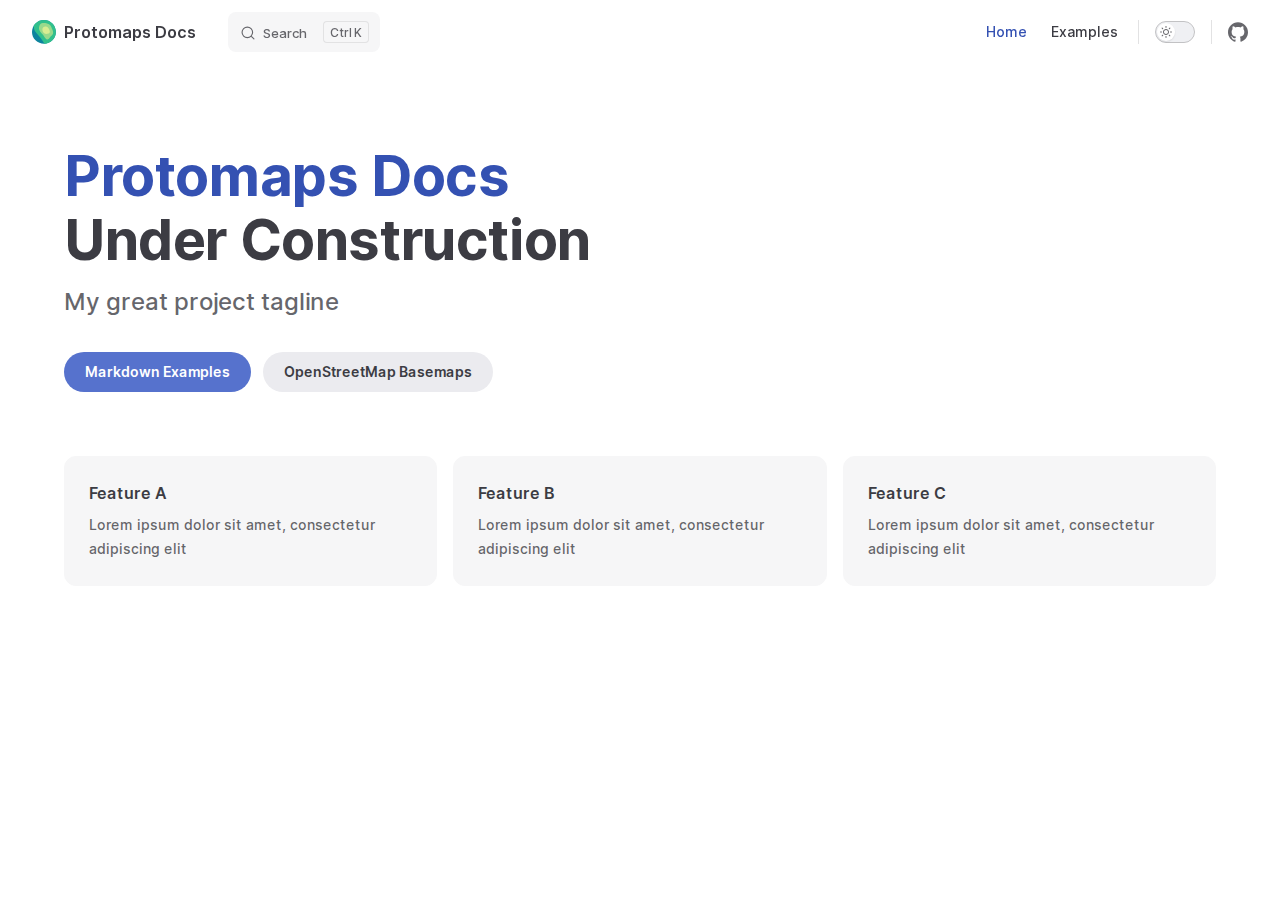
<file: index.html>
<!DOCTYPE html>
<html lang="en-US" dir="ltr">
  <head>
    <meta charset="utf-8">
    <meta name="viewport" content="width=device-width,initial-scale=1">
    <title>Protomaps Docs | Protomaps Docs</title>
    <meta name="description" content="Technical Documentation for Protomaps">
    <link rel="preload stylesheet" href="/assets/style.bde5017b.css" as="style">
    
    <script type="module" src="/assets/app.032c47f3.js"></script>
    <link rel="preload" href="/assets/inter-roman-latin.2ed14f66.woff2" as="font" type="font/woff2" crossorigin="">
    <link rel="modulepreload" href="/assets/chunks/framework.335eea45.js">
    <link rel="modulepreload" href="/assets/chunks/theme.5a3874e2.js">
    <link rel="modulepreload" href="/assets/index.md.33ac2f46.lean.js">
    <script id="check-dark-mode">(()=>{const e=localStorage.getItem("vitepress-theme-appearance")||"auto",a=window.matchMedia("(prefers-color-scheme: dark)").matches;(!e||e==="auto"?a:e==="dark")&&document.documentElement.classList.add("dark")})();</script>
    <script id="check-mac-os">document.documentElement.classList.toggle("mac",/Mac|iPhone|iPod|iPad/i.test(navigator.platform));</script>
  </head>
  <body>
    <div id="app"><div class="Layout" data-v-9d8abc1e><!--[--><!--]--><!--[--><span tabindex="-1" data-v-c8291ffa></span><a href="#VPContent" class="VPSkipLink visually-hidden" data-v-c8291ffa> Skip to content </a><!--]--><!----><header class="VPNav" data-v-9d8abc1e data-v-7ad780c2><div class="VPNavBar top" data-v-7ad780c2 data-v-f1abbc6e><div class="container" data-v-f1abbc6e><div class="title" data-v-f1abbc6e><div class="VPNavBarTitle" data-v-f1abbc6e data-v-2973dbb4><a class="title" href="/" data-v-2973dbb4><!--[--><!--]--><!--[--><img class="VPImage logo" src="/logo.svg" alt data-v-ab19afbb><!--]--><!--[-->Protomaps Docs<!--]--><!--[--><!--]--></a></div></div><div class="content" data-v-f1abbc6e><div class="curtain" data-v-f1abbc6e></div><div class="content-body" data-v-f1abbc6e><!--[--><!--]--><div class="VPNavBarSearch search" data-v-f1abbc6e><!--[--><!----><div id="local-search"><button type="button" class="DocSearch DocSearch-Button" aria-label="Search"><span class="DocSearch-Button-Container"><svg class="DocSearch-Search-Icon" width="20" height="20" viewBox="0 0 20 20" aria-label="search icon"><path d="M14.386 14.386l4.0877 4.0877-4.0877-4.0877c-2.9418 2.9419-7.7115 2.9419-10.6533 0-2.9419-2.9418-2.9419-7.7115 0-10.6533 2.9418-2.9419 7.7115-2.9419 10.6533 0 2.9419 2.9418 2.9419 7.7115 0 10.6533z" stroke="currentColor" fill="none" fill-rule="evenodd" stroke-linecap="round" stroke-linejoin="round"></path></svg><span class="DocSearch-Button-Placeholder">Search</span></span><span class="DocSearch-Button-Keys"><kbd class="DocSearch-Button-Key"></kbd><kbd class="DocSearch-Button-Key">K</kbd></span></button></div><!--]--></div><nav aria-labelledby="main-nav-aria-label" class="VPNavBarMenu menu" data-v-f1abbc6e data-v-f732b5d0><span id="main-nav-aria-label" class="visually-hidden" data-v-f732b5d0>Main Navigation</span><!--[--><!--[--><a class="VPLink link VPNavBarMenuLink active" href="/" tabindex="0" data-v-f732b5d0 data-v-cb318fec><!--[--><span data-v-cb318fec>Home</span><!--]--></a><!--]--><!--[--><a class="VPLink link VPNavBarMenuLink" href="/markdown-examples" tabindex="0" data-v-f732b5d0 data-v-cb318fec><!--[--><span data-v-cb318fec>Examples</span><!--]--></a><!--]--><!--]--></nav><!----><div class="VPNavBarAppearance appearance" data-v-f1abbc6e data-v-283b26e9><button class="VPSwitch VPSwitchAppearance" type="button" role="switch" title="toggle dark mode" aria-checked="false" data-v-283b26e9 data-v-3329432d data-v-1c29e291><span class="check" data-v-1c29e291><span class="icon" data-v-1c29e291><!--[--><svg xmlns="http://www.w3.org/2000/svg" aria-hidden="true" focusable="false" viewbox="0 0 24 24" class="sun" data-v-3329432d><path d="M12,18c-3.3,0-6-2.7-6-6s2.7-6,6-6s6,2.7,6,6S15.3,18,12,18zM12,8c-2.2,0-4,1.8-4,4c0,2.2,1.8,4,4,4c2.2,0,4-1.8,4-4C16,9.8,14.2,8,12,8z"></path><path d="M12,4c-0.6,0-1-0.4-1-1V1c0-0.6,0.4-1,1-1s1,0.4,1,1v2C13,3.6,12.6,4,12,4z"></path><path d="M12,24c-0.6,0-1-0.4-1-1v-2c0-0.6,0.4-1,1-1s1,0.4,1,1v2C13,23.6,12.6,24,12,24z"></path><path d="M5.6,6.6c-0.3,0-0.5-0.1-0.7-0.3L3.5,4.9c-0.4-0.4-0.4-1,0-1.4s1-0.4,1.4,0l1.4,1.4c0.4,0.4,0.4,1,0,1.4C6.2,6.5,5.9,6.6,5.6,6.6z"></path><path d="M19.8,20.8c-0.3,0-0.5-0.1-0.7-0.3l-1.4-1.4c-0.4-0.4-0.4-1,0-1.4s1-0.4,1.4,0l1.4,1.4c0.4,0.4,0.4,1,0,1.4C20.3,20.7,20,20.8,19.8,20.8z"></path><path d="M3,13H1c-0.6,0-1-0.4-1-1s0.4-1,1-1h2c0.6,0,1,0.4,1,1S3.6,13,3,13z"></path><path d="M23,13h-2c-0.6,0-1-0.4-1-1s0.4-1,1-1h2c0.6,0,1,0.4,1,1S23.6,13,23,13z"></path><path d="M4.2,20.8c-0.3,0-0.5-0.1-0.7-0.3c-0.4-0.4-0.4-1,0-1.4l1.4-1.4c0.4-0.4,1-0.4,1.4,0s0.4,1,0,1.4l-1.4,1.4C4.7,20.7,4.5,20.8,4.2,20.8z"></path><path d="M18.4,6.6c-0.3,0-0.5-0.1-0.7-0.3c-0.4-0.4-0.4-1,0-1.4l1.4-1.4c0.4-0.4,1-0.4,1.4,0s0.4,1,0,1.4l-1.4,1.4C18.9,6.5,18.6,6.6,18.4,6.6z"></path></svg><svg xmlns="http://www.w3.org/2000/svg" aria-hidden="true" focusable="false" viewbox="0 0 24 24" class="moon" data-v-3329432d><path d="M12.1,22c-0.3,0-0.6,0-0.9,0c-5.5-0.5-9.5-5.4-9-10.9c0.4-4.8,4.2-8.6,9-9c0.4,0,0.8,0.2,1,0.5c0.2,0.3,0.2,0.8-0.1,1.1c-2,2.7-1.4,6.4,1.3,8.4c2.1,1.6,5,1.6,7.1,0c0.3-0.2,0.7-0.3,1.1-0.1c0.3,0.2,0.5,0.6,0.5,1c-0.2,2.7-1.5,5.1-3.6,6.8C16.6,21.2,14.4,22,12.1,22zM9.3,4.4c-2.9,1-5,3.6-5.2,6.8c-0.4,4.4,2.8,8.3,7.2,8.7c2.1,0.2,4.2-0.4,5.8-1.8c1.1-0.9,1.9-2.1,2.4-3.4c-2.5,0.9-5.3,0.5-7.5-1.1C9.2,11.4,8.1,7.7,9.3,4.4z"></path></svg><!--]--></span></span></button></div><div class="VPSocialLinks VPNavBarSocialLinks social-links" data-v-f1abbc6e data-v-ef6192dc data-v-e71e869c><!--[--><a class="VPSocialLink no-icon" href="https://github.com/protomaps" aria-label="github" target="_blank" rel="noopener" data-v-e71e869c data-v-16cf740a><svg role="img" viewBox="0 0 24 24" xmlns="http://www.w3.org/2000/svg"><title>GitHub</title><path d="M12 .297c-6.63 0-12 5.373-12 12 0 5.303 3.438 9.8 8.205 11.385.6.113.82-.258.82-.577 0-.285-.01-1.04-.015-2.04-3.338.724-4.042-1.61-4.042-1.61C4.422 18.07 3.633 17.7 3.633 17.7c-1.087-.744.084-.729.084-.729 1.205.084 1.838 1.236 1.838 1.236 1.07 1.835 2.809 1.305 3.495.998.108-.776.417-1.305.76-1.605-2.665-.3-5.466-1.332-5.466-5.93 0-1.31.465-2.38 1.235-3.22-.135-.303-.54-1.523.105-3.176 0 0 1.005-.322 3.3 1.23.96-.267 1.98-.399 3-.405 1.02.006 2.04.138 3 .405 2.28-1.552 3.285-1.23 3.285-1.23.645 1.653.24 2.873.12 3.176.765.84 1.23 1.91 1.23 3.22 0 4.61-2.805 5.625-5.475 5.92.42.36.81 1.096.81 2.22 0 1.606-.015 2.896-.015 3.286 0 .315.21.69.825.57C20.565 22.092 24 17.592 24 12.297c0-6.627-5.373-12-12-12"/></svg></a><!--]--></div><div class="VPFlyout VPNavBarExtra extra" data-v-f1abbc6e data-v-c8c2ae4b data-v-aa8de344><button type="button" class="button" aria-haspopup="true" aria-expanded="false" aria-label="extra navigation" data-v-aa8de344><svg xmlns="http://www.w3.org/2000/svg" aria-hidden="true" focusable="false" viewbox="0 0 24 24" class="icon" data-v-aa8de344><circle cx="12" cy="12" r="2"></circle><circle cx="19" cy="12" r="2"></circle><circle cx="5" cy="12" r="2"></circle></svg></button><div class="menu" data-v-aa8de344><div class="VPMenu" data-v-aa8de344 data-v-e42ed9b3><!----><!--[--><!--[--><!----><div class="group" data-v-c8c2ae4b><div class="item appearance" data-v-c8c2ae4b><p class="label" data-v-c8c2ae4b>Appearance</p><div class="appearance-action" data-v-c8c2ae4b><button class="VPSwitch VPSwitchAppearance" type="button" role="switch" title="toggle dark mode" aria-checked="false" data-v-c8c2ae4b data-v-3329432d data-v-1c29e291><span class="check" data-v-1c29e291><span class="icon" data-v-1c29e291><!--[--><svg xmlns="http://www.w3.org/2000/svg" aria-hidden="true" focusable="false" viewbox="0 0 24 24" class="sun" data-v-3329432d><path d="M12,18c-3.3,0-6-2.7-6-6s2.7-6,6-6s6,2.7,6,6S15.3,18,12,18zM12,8c-2.2,0-4,1.8-4,4c0,2.2,1.8,4,4,4c2.2,0,4-1.8,4-4C16,9.8,14.2,8,12,8z"></path><path d="M12,4c-0.6,0-1-0.4-1-1V1c0-0.6,0.4-1,1-1s1,0.4,1,1v2C13,3.6,12.6,4,12,4z"></path><path d="M12,24c-0.6,0-1-0.4-1-1v-2c0-0.6,0.4-1,1-1s1,0.4,1,1v2C13,23.6,12.6,24,12,24z"></path><path d="M5.6,6.6c-0.3,0-0.5-0.1-0.7-0.3L3.5,4.9c-0.4-0.4-0.4-1,0-1.4s1-0.4,1.4,0l1.4,1.4c0.4,0.4,0.4,1,0,1.4C6.2,6.5,5.9,6.6,5.6,6.6z"></path><path d="M19.8,20.8c-0.3,0-0.5-0.1-0.7-0.3l-1.4-1.4c-0.4-0.4-0.4-1,0-1.4s1-0.4,1.4,0l1.4,1.4c0.4,0.4,0.4,1,0,1.4C20.3,20.7,20,20.8,19.8,20.8z"></path><path d="M3,13H1c-0.6,0-1-0.4-1-1s0.4-1,1-1h2c0.6,0,1,0.4,1,1S3.6,13,3,13z"></path><path d="M23,13h-2c-0.6,0-1-0.4-1-1s0.4-1,1-1h2c0.6,0,1,0.4,1,1S23.6,13,23,13z"></path><path d="M4.2,20.8c-0.3,0-0.5-0.1-0.7-0.3c-0.4-0.4-0.4-1,0-1.4l1.4-1.4c0.4-0.4,1-0.4,1.4,0s0.4,1,0,1.4l-1.4,1.4C4.7,20.7,4.5,20.8,4.2,20.8z"></path><path d="M18.4,6.6c-0.3,0-0.5-0.1-0.7-0.3c-0.4-0.4-0.4-1,0-1.4l1.4-1.4c0.4-0.4,1-0.4,1.4,0s0.4,1,0,1.4l-1.4,1.4C18.9,6.5,18.6,6.6,18.4,6.6z"></path></svg><svg xmlns="http://www.w3.org/2000/svg" aria-hidden="true" focusable="false" viewbox="0 0 24 24" class="moon" data-v-3329432d><path d="M12.1,22c-0.3,0-0.6,0-0.9,0c-5.5-0.5-9.5-5.4-9-10.9c0.4-4.8,4.2-8.6,9-9c0.4,0,0.8,0.2,1,0.5c0.2,0.3,0.2,0.8-0.1,1.1c-2,2.7-1.4,6.4,1.3,8.4c2.1,1.6,5,1.6,7.1,0c0.3-0.2,0.7-0.3,1.1-0.1c0.3,0.2,0.5,0.6,0.5,1c-0.2,2.7-1.5,5.1-3.6,6.8C16.6,21.2,14.4,22,12.1,22zM9.3,4.4c-2.9,1-5,3.6-5.2,6.8c-0.4,4.4,2.8,8.3,7.2,8.7c2.1,0.2,4.2-0.4,5.8-1.8c1.1-0.9,1.9-2.1,2.4-3.4c-2.5,0.9-5.3,0.5-7.5-1.1C9.2,11.4,8.1,7.7,9.3,4.4z"></path></svg><!--]--></span></span></button></div></div></div><div class="group" data-v-c8c2ae4b><div class="item social-links" data-v-c8c2ae4b><div class="VPSocialLinks social-links-list" data-v-c8c2ae4b data-v-e71e869c><!--[--><a class="VPSocialLink no-icon" href="https://github.com/protomaps" aria-label="github" target="_blank" rel="noopener" data-v-e71e869c data-v-16cf740a><svg role="img" viewBox="0 0 24 24" xmlns="http://www.w3.org/2000/svg"><title>GitHub</title><path d="M12 .297c-6.63 0-12 5.373-12 12 0 5.303 3.438 9.8 8.205 11.385.6.113.82-.258.82-.577 0-.285-.01-1.04-.015-2.04-3.338.724-4.042-1.61-4.042-1.61C4.422 18.07 3.633 17.7 3.633 17.7c-1.087-.744.084-.729.084-.729 1.205.084 1.838 1.236 1.838 1.236 1.07 1.835 2.809 1.305 3.495.998.108-.776.417-1.305.76-1.605-2.665-.3-5.466-1.332-5.466-5.93 0-1.31.465-2.38 1.235-3.22-.135-.303-.54-1.523.105-3.176 0 0 1.005-.322 3.3 1.23.96-.267 1.98-.399 3-.405 1.02.006 2.04.138 3 .405 2.28-1.552 3.285-1.23 3.285-1.23.645 1.653.24 2.873.12 3.176.765.84 1.23 1.91 1.23 3.22 0 4.61-2.805 5.625-5.475 5.92.42.36.81 1.096.81 2.22 0 1.606-.015 2.896-.015 3.286 0 .315.21.69.825.57C20.565 22.092 24 17.592 24 12.297c0-6.627-5.373-12-12-12"/></svg></a><!--]--></div></div></div><!--]--><!--]--></div></div></div><!--[--><!--]--><button type="button" class="VPNavBarHamburger hamburger" aria-label="mobile navigation" aria-expanded="false" aria-controls="VPNavScreen" data-v-f1abbc6e data-v-6bee1efd><span class="container" data-v-6bee1efd><span class="top" data-v-6bee1efd></span><span class="middle" data-v-6bee1efd></span><span class="bottom" data-v-6bee1efd></span></span></button></div></div></div></div><!----></header><!----><!----><div class="VPContent is-home" id="VPContent" data-v-9d8abc1e data-v-3cf691b6><div class="VPHome" data-v-3cf691b6 data-v-20eabd3a><!--[--><!--]--><div class="VPHero VPHomeHero" data-v-20eabd3a data-v-5a3e9999><div class="container" data-v-5a3e9999><div class="main" data-v-5a3e9999><!--[--><h1 class="name" data-v-5a3e9999><span class="clip" data-v-5a3e9999>Protomaps Docs</span></h1><p class="text" data-v-5a3e9999>Under Construction</p><p class="tagline" data-v-5a3e9999>My great project tagline</p><!--]--><div class="actions" data-v-5a3e9999><!--[--><div class="action" data-v-5a3e9999><a class="VPButton medium brand" href="/markdown-examples" data-v-5a3e9999 data-v-1e76fe75>Markdown Examples</a></div><div class="action" data-v-5a3e9999><a class="VPButton medium alt" href="/basemaps/start" data-v-5a3e9999 data-v-1e76fe75>OpenStreetMap Basemaps</a></div><!--]--></div></div><!----></div></div><!--[--><!--]--><!--[--><!--]--><div class="VPFeatures VPHomeFeatures" data-v-20eabd3a data-v-b1eea84a><div class="container" data-v-b1eea84a><div class="items" data-v-b1eea84a><!--[--><div class="grid-3 item" data-v-b1eea84a><div class="VPLink no-icon VPFeature" data-v-b1eea84a data-v-ee984185><!--[--><article class="box" data-v-ee984185><!----><h2 class="title" data-v-ee984185>Feature A</h2><p class="details" data-v-ee984185>Lorem ipsum dolor sit amet, consectetur adipiscing elit</p><!----></article><!--]--></div></div><div class="grid-3 item" data-v-b1eea84a><div class="VPLink no-icon VPFeature" data-v-b1eea84a data-v-ee984185><!--[--><article class="box" data-v-ee984185><!----><h2 class="title" data-v-ee984185>Feature B</h2><p class="details" data-v-ee984185>Lorem ipsum dolor sit amet, consectetur adipiscing elit</p><!----></article><!--]--></div></div><div class="grid-3 item" data-v-b1eea84a><div class="VPLink no-icon VPFeature" data-v-b1eea84a data-v-ee984185><!--[--><article class="box" data-v-ee984185><!----><h2 class="title" data-v-ee984185>Feature C</h2><p class="details" data-v-ee984185>Lorem ipsum dolor sit amet, consectetur adipiscing elit</p><!----></article><!--]--></div></div><!--]--></div></div></div><!--[--><!--]--><div style="position:relative;" data-v-20eabd3a><div></div></div></div></div><!----><!--[--><!--]--></div></div>
    <script>window.__VP_HASH_MAP__=JSON.parse("{\"readme.md\":\"01ee5514\",\"markdown-examples.md\":\"65a195ff\",\"api-examples.md\":\"5ec4d816\",\"basemaps_styles.md\":\"c637ee35\",\"index.md\":\"33ac2f46\",\"basemaps_layers.md\":\"9a1a852d\"}");window.__VP_SITE_DATA__=JSON.parse("{\"lang\":\"en-US\",\"dir\":\"ltr\",\"title\":\"Protomaps Docs\",\"description\":\"Technical Documentation for Protomaps\",\"base\":\"/\",\"head\":[],\"appearance\":true,\"themeConfig\":{\"logo\":\"/logo.svg\",\"nav\":[{\"text\":\"Home\",\"link\":\"/\"},{\"text\":\"Examples\",\"link\":\"/markdown-examples\"}],\"sidebar\":[{\"text\":\"Examples\",\"collapsed\":true,\"items\":[{\"text\":\"Markdown Examples\",\"link\":\"/markdown-examples\"},{\"text\":\"Runtime API Examples\",\"link\":\"/api-examples\"}]},{\"text\":\"PMTiles\",\"collapsed\":true,\"items\":[{\"text\":\"Creating PMTiles\",\"link\":\"/pmtiles/create\"},{\"text\":\"Cloud Storage\",\"link\":\"/markdown-examples\"}]},{\"text\":\"PMTiles in the browser\",\"collapsed\":true,\"items\":[{\"text\":\"\",\"link\":\"/markdown-examples\"},{\"text\":\"Runtime API Examples\",\"link\":\"/api-examples\"}]},{\"text\":\"Accelerating PMTiles\",\"collapsed\":true,\"items\":[{\"text\":\"AWS\",\"link\":\"/pmtiles/create\"},{\"text\":\"Cloudflare\",\"link\":\"/markdown-examples\"},{\"text\":\"Tileserver\",\"link\":\"/markdown-examples\"}]},{\"text\":\"Basemaps\",\"collapsed\":true,\"items\":[{\"text\":\"Basemap Layers\",\"link\":\"/basemaps/layers\"},{\"text\":\"Basemap Styles\",\"link\":\"/basemaps/styles\"},{\"text\":\"MapLibre GL\",\"link\":\"/basemaps/styles\"},{\"text\":\"OpenLayers\",\"link\":\"/basemaps/styles\"},{\"text\":\"Leaflet\",\"link\":\"/basemaps/styles\"}]}],\"socialLinks\":[{\"icon\":\"github\",\"link\":\"https://github.com/protomaps\"}],\"search\":{\"provider\":\"local\"}},\"locales\":{},\"scrollOffset\":90,\"cleanUrls\":true}");</script>
    
  </body>
</html>
</file>
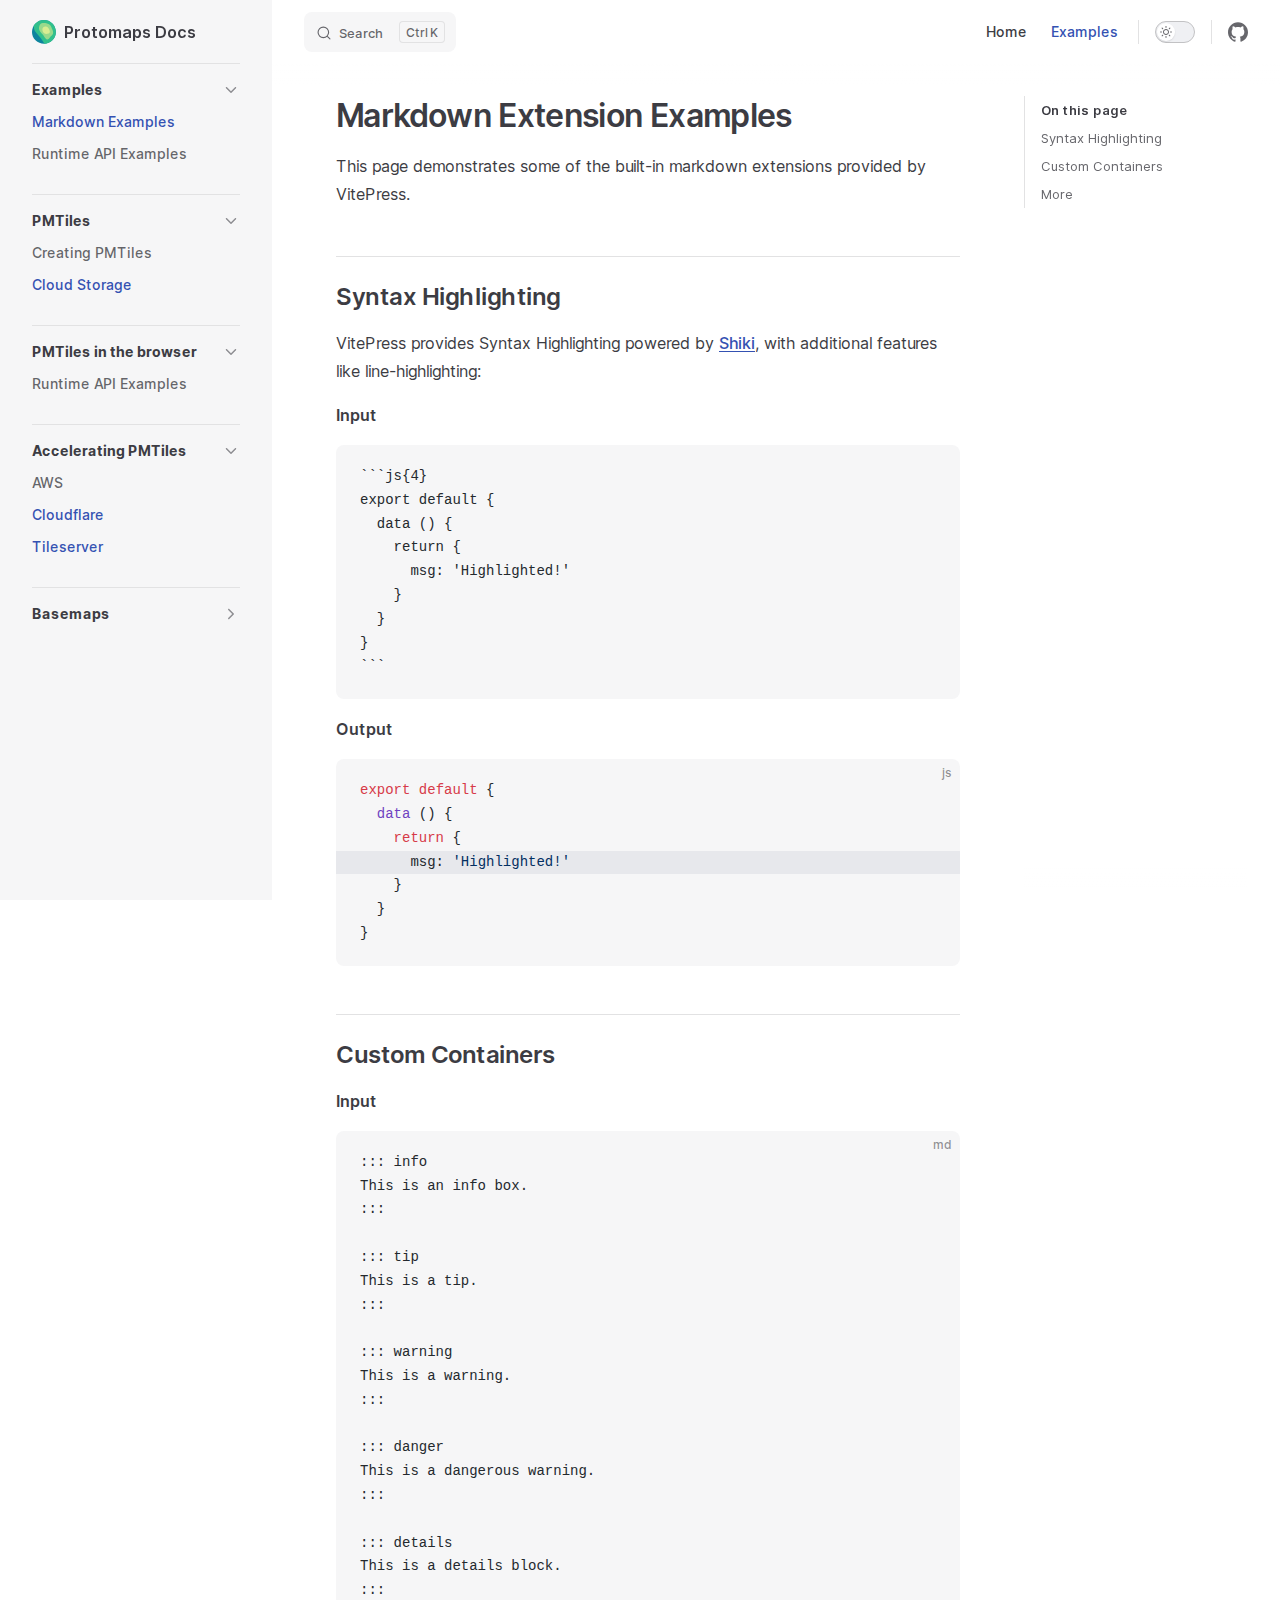
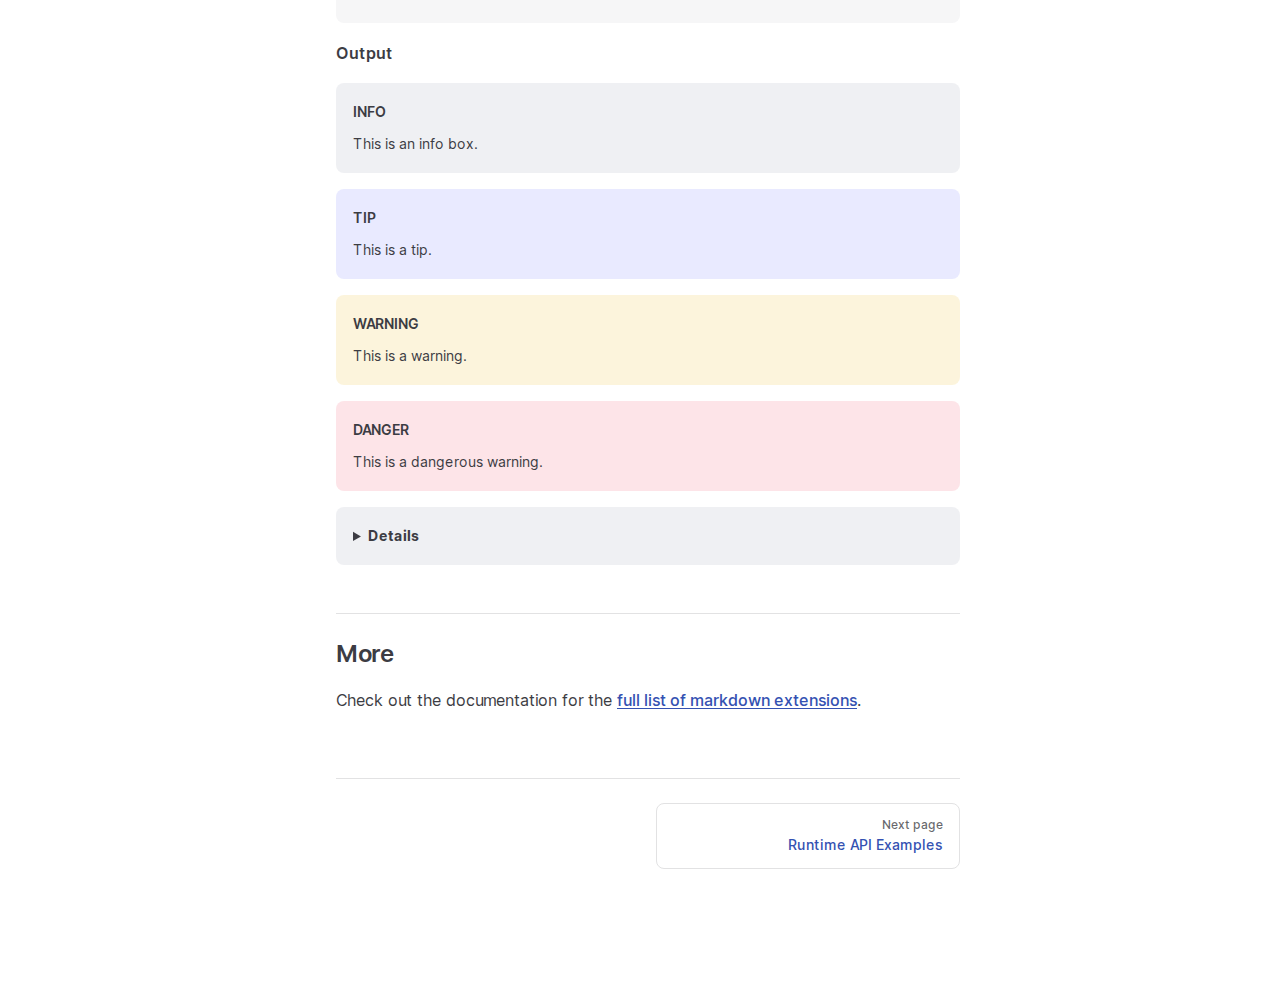
<file: markdown-examples.html>
<!DOCTYPE html>
<html lang="en-US" dir="ltr">
  <head>
    <meta charset="utf-8">
    <meta name="viewport" content="width=device-width,initial-scale=1">
    <title>Markdown Extension Examples | Protomaps Docs</title>
    <meta name="description" content="Technical Documentation for Protomaps">
    <link rel="preload stylesheet" href="/assets/style.bde5017b.css" as="style">
    
    <script type="module" src="/assets/app.032c47f3.js"></script>
    <link rel="preload" href="/assets/inter-roman-latin.2ed14f66.woff2" as="font" type="font/woff2" crossorigin="">
    <link rel="modulepreload" href="/assets/chunks/framework.335eea45.js">
    <link rel="modulepreload" href="/assets/chunks/theme.5a3874e2.js">
    <link rel="modulepreload" href="/assets/markdown-examples.md.65a195ff.lean.js">
    <script id="check-dark-mode">(()=>{const e=localStorage.getItem("vitepress-theme-appearance")||"auto",a=window.matchMedia("(prefers-color-scheme: dark)").matches;(!e||e==="auto"?a:e==="dark")&&document.documentElement.classList.add("dark")})();</script>
    <script id="check-mac-os">document.documentElement.classList.toggle("mac",/Mac|iPhone|iPod|iPad/i.test(navigator.platform));</script>
  </head>
  <body>
    <div id="app"><div class="Layout" data-v-9d8abc1e><!--[--><!--]--><!--[--><span tabindex="-1" data-v-c8291ffa></span><a href="#VPContent" class="VPSkipLink visually-hidden" data-v-c8291ffa> Skip to content </a><!--]--><!----><header class="VPNav" data-v-9d8abc1e data-v-7ad780c2><div class="VPNavBar has-sidebar" data-v-7ad780c2 data-v-f1abbc6e><div class="container" data-v-f1abbc6e><div class="title" data-v-f1abbc6e><div class="VPNavBarTitle has-sidebar" data-v-f1abbc6e data-v-2973dbb4><a class="title" href="/" data-v-2973dbb4><!--[--><!--]--><!--[--><img class="VPImage logo" src="/logo.svg" alt data-v-ab19afbb><!--]--><!--[-->Protomaps Docs<!--]--><!--[--><!--]--></a></div></div><div class="content" data-v-f1abbc6e><div class="curtain" data-v-f1abbc6e></div><div class="content-body" data-v-f1abbc6e><!--[--><!--]--><div class="VPNavBarSearch search" data-v-f1abbc6e><!--[--><!----><div id="local-search"><button type="button" class="DocSearch DocSearch-Button" aria-label="Search"><span class="DocSearch-Button-Container"><svg class="DocSearch-Search-Icon" width="20" height="20" viewBox="0 0 20 20" aria-label="search icon"><path d="M14.386 14.386l4.0877 4.0877-4.0877-4.0877c-2.9418 2.9419-7.7115 2.9419-10.6533 0-2.9419-2.9418-2.9419-7.7115 0-10.6533 2.9418-2.9419 7.7115-2.9419 10.6533 0 2.9419 2.9418 2.9419 7.7115 0 10.6533z" stroke="currentColor" fill="none" fill-rule="evenodd" stroke-linecap="round" stroke-linejoin="round"></path></svg><span class="DocSearch-Button-Placeholder">Search</span></span><span class="DocSearch-Button-Keys"><kbd class="DocSearch-Button-Key"></kbd><kbd class="DocSearch-Button-Key">K</kbd></span></button></div><!--]--></div><nav aria-labelledby="main-nav-aria-label" class="VPNavBarMenu menu" data-v-f1abbc6e data-v-f732b5d0><span id="main-nav-aria-label" class="visually-hidden" data-v-f732b5d0>Main Navigation</span><!--[--><!--[--><a class="VPLink link VPNavBarMenuLink" href="/" tabindex="0" data-v-f732b5d0 data-v-cb318fec><!--[--><span data-v-cb318fec>Home</span><!--]--></a><!--]--><!--[--><a class="VPLink link VPNavBarMenuLink active" href="/markdown-examples" tabindex="0" data-v-f732b5d0 data-v-cb318fec><!--[--><span data-v-cb318fec>Examples</span><!--]--></a><!--]--><!--]--></nav><!----><div class="VPNavBarAppearance appearance" data-v-f1abbc6e data-v-283b26e9><button class="VPSwitch VPSwitchAppearance" type="button" role="switch" title="toggle dark mode" aria-checked="false" data-v-283b26e9 data-v-3329432d data-v-1c29e291><span class="check" data-v-1c29e291><span class="icon" data-v-1c29e291><!--[--><svg xmlns="http://www.w3.org/2000/svg" aria-hidden="true" focusable="false" viewbox="0 0 24 24" class="sun" data-v-3329432d><path d="M12,18c-3.3,0-6-2.7-6-6s2.7-6,6-6s6,2.7,6,6S15.3,18,12,18zM12,8c-2.2,0-4,1.8-4,4c0,2.2,1.8,4,4,4c2.2,0,4-1.8,4-4C16,9.8,14.2,8,12,8z"></path><path d="M12,4c-0.6,0-1-0.4-1-1V1c0-0.6,0.4-1,1-1s1,0.4,1,1v2C13,3.6,12.6,4,12,4z"></path><path d="M12,24c-0.6,0-1-0.4-1-1v-2c0-0.6,0.4-1,1-1s1,0.4,1,1v2C13,23.6,12.6,24,12,24z"></path><path d="M5.6,6.6c-0.3,0-0.5-0.1-0.7-0.3L3.5,4.9c-0.4-0.4-0.4-1,0-1.4s1-0.4,1.4,0l1.4,1.4c0.4,0.4,0.4,1,0,1.4C6.2,6.5,5.9,6.6,5.6,6.6z"></path><path d="M19.8,20.8c-0.3,0-0.5-0.1-0.7-0.3l-1.4-1.4c-0.4-0.4-0.4-1,0-1.4s1-0.4,1.4,0l1.4,1.4c0.4,0.4,0.4,1,0,1.4C20.3,20.7,20,20.8,19.8,20.8z"></path><path d="M3,13H1c-0.6,0-1-0.4-1-1s0.4-1,1-1h2c0.6,0,1,0.4,1,1S3.6,13,3,13z"></path><path d="M23,13h-2c-0.6,0-1-0.4-1-1s0.4-1,1-1h2c0.6,0,1,0.4,1,1S23.6,13,23,13z"></path><path d="M4.2,20.8c-0.3,0-0.5-0.1-0.7-0.3c-0.4-0.4-0.4-1,0-1.4l1.4-1.4c0.4-0.4,1-0.4,1.4,0s0.4,1,0,1.4l-1.4,1.4C4.7,20.7,4.5,20.8,4.2,20.8z"></path><path d="M18.4,6.6c-0.3,0-0.5-0.1-0.7-0.3c-0.4-0.4-0.4-1,0-1.4l1.4-1.4c0.4-0.4,1-0.4,1.4,0s0.4,1,0,1.4l-1.4,1.4C18.9,6.5,18.6,6.6,18.4,6.6z"></path></svg><svg xmlns="http://www.w3.org/2000/svg" aria-hidden="true" focusable="false" viewbox="0 0 24 24" class="moon" data-v-3329432d><path d="M12.1,22c-0.3,0-0.6,0-0.9,0c-5.5-0.5-9.5-5.4-9-10.9c0.4-4.8,4.2-8.6,9-9c0.4,0,0.8,0.2,1,0.5c0.2,0.3,0.2,0.8-0.1,1.1c-2,2.7-1.4,6.4,1.3,8.4c2.1,1.6,5,1.6,7.1,0c0.3-0.2,0.7-0.3,1.1-0.1c0.3,0.2,0.5,0.6,0.5,1c-0.2,2.7-1.5,5.1-3.6,6.8C16.6,21.2,14.4,22,12.1,22zM9.3,4.4c-2.9,1-5,3.6-5.2,6.8c-0.4,4.4,2.8,8.3,7.2,8.7c2.1,0.2,4.2-0.4,5.8-1.8c1.1-0.9,1.9-2.1,2.4-3.4c-2.5,0.9-5.3,0.5-7.5-1.1C9.2,11.4,8.1,7.7,9.3,4.4z"></path></svg><!--]--></span></span></button></div><div class="VPSocialLinks VPNavBarSocialLinks social-links" data-v-f1abbc6e data-v-ef6192dc data-v-e71e869c><!--[--><a class="VPSocialLink no-icon" href="https://github.com/protomaps" aria-label="github" target="_blank" rel="noopener" data-v-e71e869c data-v-16cf740a><svg role="img" viewBox="0 0 24 24" xmlns="http://www.w3.org/2000/svg"><title>GitHub</title><path d="M12 .297c-6.63 0-12 5.373-12 12 0 5.303 3.438 9.8 8.205 11.385.6.113.82-.258.82-.577 0-.285-.01-1.04-.015-2.04-3.338.724-4.042-1.61-4.042-1.61C4.422 18.07 3.633 17.7 3.633 17.7c-1.087-.744.084-.729.084-.729 1.205.084 1.838 1.236 1.838 1.236 1.07 1.835 2.809 1.305 3.495.998.108-.776.417-1.305.76-1.605-2.665-.3-5.466-1.332-5.466-5.93 0-1.31.465-2.38 1.235-3.22-.135-.303-.54-1.523.105-3.176 0 0 1.005-.322 3.3 1.23.96-.267 1.98-.399 3-.405 1.02.006 2.04.138 3 .405 2.28-1.552 3.285-1.23 3.285-1.23.645 1.653.24 2.873.12 3.176.765.84 1.23 1.91 1.23 3.22 0 4.61-2.805 5.625-5.475 5.92.42.36.81 1.096.81 2.22 0 1.606-.015 2.896-.015 3.286 0 .315.21.69.825.57C20.565 22.092 24 17.592 24 12.297c0-6.627-5.373-12-12-12"/></svg></a><!--]--></div><div class="VPFlyout VPNavBarExtra extra" data-v-f1abbc6e data-v-c8c2ae4b data-v-aa8de344><button type="button" class="button" aria-haspopup="true" aria-expanded="false" aria-label="extra navigation" data-v-aa8de344><svg xmlns="http://www.w3.org/2000/svg" aria-hidden="true" focusable="false" viewbox="0 0 24 24" class="icon" data-v-aa8de344><circle cx="12" cy="12" r="2"></circle><circle cx="19" cy="12" r="2"></circle><circle cx="5" cy="12" r="2"></circle></svg></button><div class="menu" data-v-aa8de344><div class="VPMenu" data-v-aa8de344 data-v-e42ed9b3><!----><!--[--><!--[--><!----><div class="group" data-v-c8c2ae4b><div class="item appearance" data-v-c8c2ae4b><p class="label" data-v-c8c2ae4b>Appearance</p><div class="appearance-action" data-v-c8c2ae4b><button class="VPSwitch VPSwitchAppearance" type="button" role="switch" title="toggle dark mode" aria-checked="false" data-v-c8c2ae4b data-v-3329432d data-v-1c29e291><span class="check" data-v-1c29e291><span class="icon" data-v-1c29e291><!--[--><svg xmlns="http://www.w3.org/2000/svg" aria-hidden="true" focusable="false" viewbox="0 0 24 24" class="sun" data-v-3329432d><path d="M12,18c-3.3,0-6-2.7-6-6s2.7-6,6-6s6,2.7,6,6S15.3,18,12,18zM12,8c-2.2,0-4,1.8-4,4c0,2.2,1.8,4,4,4c2.2,0,4-1.8,4-4C16,9.8,14.2,8,12,8z"></path><path d="M12,4c-0.6,0-1-0.4-1-1V1c0-0.6,0.4-1,1-1s1,0.4,1,1v2C13,3.6,12.6,4,12,4z"></path><path d="M12,24c-0.6,0-1-0.4-1-1v-2c0-0.6,0.4-1,1-1s1,0.4,1,1v2C13,23.6,12.6,24,12,24z"></path><path d="M5.6,6.6c-0.3,0-0.5-0.1-0.7-0.3L3.5,4.9c-0.4-0.4-0.4-1,0-1.4s1-0.4,1.4,0l1.4,1.4c0.4,0.4,0.4,1,0,1.4C6.2,6.5,5.9,6.6,5.6,6.6z"></path><path d="M19.8,20.8c-0.3,0-0.5-0.1-0.7-0.3l-1.4-1.4c-0.4-0.4-0.4-1,0-1.4s1-0.4,1.4,0l1.4,1.4c0.4,0.4,0.4,1,0,1.4C20.3,20.7,20,20.8,19.8,20.8z"></path><path d="M3,13H1c-0.6,0-1-0.4-1-1s0.4-1,1-1h2c0.6,0,1,0.4,1,1S3.6,13,3,13z"></path><path d="M23,13h-2c-0.6,0-1-0.4-1-1s0.4-1,1-1h2c0.6,0,1,0.4,1,1S23.6,13,23,13z"></path><path d="M4.2,20.8c-0.3,0-0.5-0.1-0.7-0.3c-0.4-0.4-0.4-1,0-1.4l1.4-1.4c0.4-0.4,1-0.4,1.4,0s0.4,1,0,1.4l-1.4,1.4C4.7,20.7,4.5,20.8,4.2,20.8z"></path><path d="M18.4,6.6c-0.3,0-0.5-0.1-0.7-0.3c-0.4-0.4-0.4-1,0-1.4l1.4-1.4c0.4-0.4,1-0.4,1.4,0s0.4,1,0,1.4l-1.4,1.4C18.9,6.5,18.6,6.6,18.4,6.6z"></path></svg><svg xmlns="http://www.w3.org/2000/svg" aria-hidden="true" focusable="false" viewbox="0 0 24 24" class="moon" data-v-3329432d><path d="M12.1,22c-0.3,0-0.6,0-0.9,0c-5.5-0.5-9.5-5.4-9-10.9c0.4-4.8,4.2-8.6,9-9c0.4,0,0.8,0.2,1,0.5c0.2,0.3,0.2,0.8-0.1,1.1c-2,2.7-1.4,6.4,1.3,8.4c2.1,1.6,5,1.6,7.1,0c0.3-0.2,0.7-0.3,1.1-0.1c0.3,0.2,0.5,0.6,0.5,1c-0.2,2.7-1.5,5.1-3.6,6.8C16.6,21.2,14.4,22,12.1,22zM9.3,4.4c-2.9,1-5,3.6-5.2,6.8c-0.4,4.4,2.8,8.3,7.2,8.7c2.1,0.2,4.2-0.4,5.8-1.8c1.1-0.9,1.9-2.1,2.4-3.4c-2.5,0.9-5.3,0.5-7.5-1.1C9.2,11.4,8.1,7.7,9.3,4.4z"></path></svg><!--]--></span></span></button></div></div></div><div class="group" data-v-c8c2ae4b><div class="item social-links" data-v-c8c2ae4b><div class="VPSocialLinks social-links-list" data-v-c8c2ae4b data-v-e71e869c><!--[--><a class="VPSocialLink no-icon" href="https://github.com/protomaps" aria-label="github" target="_blank" rel="noopener" data-v-e71e869c data-v-16cf740a><svg role="img" viewBox="0 0 24 24" xmlns="http://www.w3.org/2000/svg"><title>GitHub</title><path d="M12 .297c-6.63 0-12 5.373-12 12 0 5.303 3.438 9.8 8.205 11.385.6.113.82-.258.82-.577 0-.285-.01-1.04-.015-2.04-3.338.724-4.042-1.61-4.042-1.61C4.422 18.07 3.633 17.7 3.633 17.7c-1.087-.744.084-.729.084-.729 1.205.084 1.838 1.236 1.838 1.236 1.07 1.835 2.809 1.305 3.495.998.108-.776.417-1.305.76-1.605-2.665-.3-5.466-1.332-5.466-5.93 0-1.31.465-2.38 1.235-3.22-.135-.303-.54-1.523.105-3.176 0 0 1.005-.322 3.3 1.23.96-.267 1.98-.399 3-.405 1.02.006 2.04.138 3 .405 2.28-1.552 3.285-1.23 3.285-1.23.645 1.653.24 2.873.12 3.176.765.84 1.23 1.91 1.23 3.22 0 4.61-2.805 5.625-5.475 5.92.42.36.81 1.096.81 2.22 0 1.606-.015 2.896-.015 3.286 0 .315.21.69.825.57C20.565 22.092 24 17.592 24 12.297c0-6.627-5.373-12-12-12"/></svg></a><!--]--></div></div></div><!--]--><!--]--></div></div></div><!--[--><!--]--><button type="button" class="VPNavBarHamburger hamburger" aria-label="mobile navigation" aria-expanded="false" aria-controls="VPNavScreen" data-v-f1abbc6e data-v-6bee1efd><span class="container" data-v-6bee1efd><span class="top" data-v-6bee1efd></span><span class="middle" data-v-6bee1efd></span><span class="bottom" data-v-6bee1efd></span></span></button></div></div></div></div><!----></header><div class="VPLocalNav reached-top" data-v-9d8abc1e data-v-9e669cc1><button class="menu" aria-expanded="false" aria-controls="VPSidebarNav" data-v-9e669cc1><svg xmlns="http://www.w3.org/2000/svg" aria-hidden="true" focusable="false" viewbox="0 0 24 24" class="menu-icon" data-v-9e669cc1><path d="M17,11H3c-0.6,0-1-0.4-1-1s0.4-1,1-1h14c0.6,0,1,0.4,1,1S17.6,11,17,11z"></path><path d="M21,7H3C2.4,7,2,6.6,2,6s0.4-1,1-1h18c0.6,0,1,0.4,1,1S21.6,7,21,7z"></path><path d="M21,15H3c-0.6,0-1-0.4-1-1s0.4-1,1-1h18c0.6,0,1,0.4,1,1S21.6,15,21,15z"></path><path d="M17,19H3c-0.6,0-1-0.4-1-1s0.4-1,1-1h14c0.6,0,1,0.4,1,1S17.6,19,17,19z"></path></svg><span class="menu-text" data-v-9e669cc1>Menu</span></button><div class="VPLocalNavOutlineDropdown" style="--vp-vh:0px;" data-v-9e669cc1 data-v-24251f6f><button data-v-24251f6f>Return to top</button><!----></div></div><aside class="VPSidebar" data-v-9d8abc1e data-v-ee2efba5><div class="curtain" data-v-ee2efba5></div><nav class="nav" id="VPSidebarNav" aria-labelledby="sidebar-aria-label" tabindex="-1" data-v-ee2efba5><span class="visually-hidden" id="sidebar-aria-label" data-v-ee2efba5> Sidebar Navigation </span><!--[--><!--]--><!--[--><div class="group" data-v-ee2efba5><section class="VPSidebarItem level-0 collapsible has-active" data-v-ee2efba5 data-v-bd01e0d5><div class="item" role="button" tabindex="0" data-v-bd01e0d5><div class="indicator" data-v-bd01e0d5></div><h2 class="text" data-v-bd01e0d5>Examples</h2><div class="caret" role="button" aria-label="toggle section" tabindex="0" data-v-bd01e0d5><svg xmlns="http://www.w3.org/2000/svg" aria-hidden="true" focusable="false" viewbox="0 0 24 24" class="caret-icon" data-v-bd01e0d5><path d="M9,19c-0.3,0-0.5-0.1-0.7-0.3c-0.4-0.4-0.4-1,0-1.4l5.3-5.3L8.3,6.7c-0.4-0.4-0.4-1,0-1.4s1-0.4,1.4,0l6,6c0.4,0.4,0.4,1,0,1.4l-6,6C9.5,18.9,9.3,19,9,19z"></path></svg></div></div><div class="items" data-v-bd01e0d5><!--[--><div class="VPSidebarItem level-1 is-link" data-v-bd01e0d5 data-v-bd01e0d5><div class="item" data-v-bd01e0d5><div class="indicator" data-v-bd01e0d5></div><a class="VPLink link link" href="/markdown-examples" data-v-bd01e0d5><!--[--><p class="text" data-v-bd01e0d5>Markdown Examples</p><!--]--></a><!----></div><!----></div><div class="VPSidebarItem level-1 is-link" data-v-bd01e0d5 data-v-bd01e0d5><div class="item" data-v-bd01e0d5><div class="indicator" data-v-bd01e0d5></div><a class="VPLink link link" href="/api-examples" data-v-bd01e0d5><!--[--><p class="text" data-v-bd01e0d5>Runtime API Examples</p><!--]--></a><!----></div><!----></div><!--]--></div></section></div><div class="group" data-v-ee2efba5><section class="VPSidebarItem level-0 collapsible has-active" data-v-ee2efba5 data-v-bd01e0d5><div class="item" role="button" tabindex="0" data-v-bd01e0d5><div class="indicator" data-v-bd01e0d5></div><h2 class="text" data-v-bd01e0d5>PMTiles</h2><div class="caret" role="button" aria-label="toggle section" tabindex="0" data-v-bd01e0d5><svg xmlns="http://www.w3.org/2000/svg" aria-hidden="true" focusable="false" viewbox="0 0 24 24" class="caret-icon" data-v-bd01e0d5><path d="M9,19c-0.3,0-0.5-0.1-0.7-0.3c-0.4-0.4-0.4-1,0-1.4l5.3-5.3L8.3,6.7c-0.4-0.4-0.4-1,0-1.4s1-0.4,1.4,0l6,6c0.4,0.4,0.4,1,0,1.4l-6,6C9.5,18.9,9.3,19,9,19z"></path></svg></div></div><div class="items" data-v-bd01e0d5><!--[--><div class="VPSidebarItem level-1 is-link" data-v-bd01e0d5 data-v-bd01e0d5><div class="item" data-v-bd01e0d5><div class="indicator" data-v-bd01e0d5></div><a class="VPLink link link" href="/pmtiles/create" data-v-bd01e0d5><!--[--><p class="text" data-v-bd01e0d5>Creating PMTiles</p><!--]--></a><!----></div><!----></div><div class="VPSidebarItem level-1 is-link" data-v-bd01e0d5 data-v-bd01e0d5><div class="item" data-v-bd01e0d5><div class="indicator" data-v-bd01e0d5></div><a class="VPLink link link" href="/markdown-examples" data-v-bd01e0d5><!--[--><p class="text" data-v-bd01e0d5>Cloud Storage</p><!--]--></a><!----></div><!----></div><!--]--></div></section></div><div class="group" data-v-ee2efba5><section class="VPSidebarItem level-0 collapsible has-active" data-v-ee2efba5 data-v-bd01e0d5><div class="item" role="button" tabindex="0" data-v-bd01e0d5><div class="indicator" data-v-bd01e0d5></div><h2 class="text" data-v-bd01e0d5>PMTiles in the browser</h2><div class="caret" role="button" aria-label="toggle section" tabindex="0" data-v-bd01e0d5><svg xmlns="http://www.w3.org/2000/svg" aria-hidden="true" focusable="false" viewbox="0 0 24 24" class="caret-icon" data-v-bd01e0d5><path d="M9,19c-0.3,0-0.5-0.1-0.7-0.3c-0.4-0.4-0.4-1,0-1.4l5.3-5.3L8.3,6.7c-0.4-0.4-0.4-1,0-1.4s1-0.4,1.4,0l6,6c0.4,0.4,0.4,1,0,1.4l-6,6C9.5,18.9,9.3,19,9,19z"></path></svg></div></div><div class="items" data-v-bd01e0d5><!--[--><div class="VPSidebarItem level-1 is-link" data-v-bd01e0d5 data-v-bd01e0d5><!----><!----></div><div class="VPSidebarItem level-1 is-link" data-v-bd01e0d5 data-v-bd01e0d5><div class="item" data-v-bd01e0d5><div class="indicator" data-v-bd01e0d5></div><a class="VPLink link link" href="/api-examples" data-v-bd01e0d5><!--[--><p class="text" data-v-bd01e0d5>Runtime API Examples</p><!--]--></a><!----></div><!----></div><!--]--></div></section></div><div class="group" data-v-ee2efba5><section class="VPSidebarItem level-0 collapsible has-active" data-v-ee2efba5 data-v-bd01e0d5><div class="item" role="button" tabindex="0" data-v-bd01e0d5><div class="indicator" data-v-bd01e0d5></div><h2 class="text" data-v-bd01e0d5>Accelerating PMTiles</h2><div class="caret" role="button" aria-label="toggle section" tabindex="0" data-v-bd01e0d5><svg xmlns="http://www.w3.org/2000/svg" aria-hidden="true" focusable="false" viewbox="0 0 24 24" class="caret-icon" data-v-bd01e0d5><path d="M9,19c-0.3,0-0.5-0.1-0.7-0.3c-0.4-0.4-0.4-1,0-1.4l5.3-5.3L8.3,6.7c-0.4-0.4-0.4-1,0-1.4s1-0.4,1.4,0l6,6c0.4,0.4,0.4,1,0,1.4l-6,6C9.5,18.9,9.3,19,9,19z"></path></svg></div></div><div class="items" data-v-bd01e0d5><!--[--><div class="VPSidebarItem level-1 is-link" data-v-bd01e0d5 data-v-bd01e0d5><div class="item" data-v-bd01e0d5><div class="indicator" data-v-bd01e0d5></div><a class="VPLink link link" href="/pmtiles/create" data-v-bd01e0d5><!--[--><p class="text" data-v-bd01e0d5>AWS</p><!--]--></a><!----></div><!----></div><div class="VPSidebarItem level-1 is-link" data-v-bd01e0d5 data-v-bd01e0d5><div class="item" data-v-bd01e0d5><div class="indicator" data-v-bd01e0d5></div><a class="VPLink link link" href="/markdown-examples" data-v-bd01e0d5><!--[--><p class="text" data-v-bd01e0d5>Cloudflare</p><!--]--></a><!----></div><!----></div><div class="VPSidebarItem level-1 is-link" data-v-bd01e0d5 data-v-bd01e0d5><div class="item" data-v-bd01e0d5><div class="indicator" data-v-bd01e0d5></div><a class="VPLink link link" href="/markdown-examples" data-v-bd01e0d5><!--[--><p class="text" data-v-bd01e0d5>Tileserver</p><!--]--></a><!----></div><!----></div><!--]--></div></section></div><div class="group" data-v-ee2efba5><section class="VPSidebarItem level-0 collapsible collapsed" data-v-ee2efba5 data-v-bd01e0d5><div class="item" role="button" tabindex="0" data-v-bd01e0d5><div class="indicator" data-v-bd01e0d5></div><h2 class="text" data-v-bd01e0d5>Basemaps</h2><div class="caret" role="button" aria-label="toggle section" tabindex="0" data-v-bd01e0d5><svg xmlns="http://www.w3.org/2000/svg" aria-hidden="true" focusable="false" viewbox="0 0 24 24" class="caret-icon" data-v-bd01e0d5><path d="M9,19c-0.3,0-0.5-0.1-0.7-0.3c-0.4-0.4-0.4-1,0-1.4l5.3-5.3L8.3,6.7c-0.4-0.4-0.4-1,0-1.4s1-0.4,1.4,0l6,6c0.4,0.4,0.4,1,0,1.4l-6,6C9.5,18.9,9.3,19,9,19z"></path></svg></div></div><div class="items" data-v-bd01e0d5><!--[--><div class="VPSidebarItem level-1 is-link" data-v-bd01e0d5 data-v-bd01e0d5><div class="item" data-v-bd01e0d5><div class="indicator" data-v-bd01e0d5></div><a class="VPLink link link" href="/basemaps/layers" data-v-bd01e0d5><!--[--><p class="text" data-v-bd01e0d5>Basemap Layers</p><!--]--></a><!----></div><!----></div><div class="VPSidebarItem level-1 is-link" data-v-bd01e0d5 data-v-bd01e0d5><div class="item" data-v-bd01e0d5><div class="indicator" data-v-bd01e0d5></div><a class="VPLink link link" href="/basemaps/styles" data-v-bd01e0d5><!--[--><p class="text" data-v-bd01e0d5>Basemap Styles</p><!--]--></a><!----></div><!----></div><div class="VPSidebarItem level-1 is-link" data-v-bd01e0d5 data-v-bd01e0d5><div class="item" data-v-bd01e0d5><div class="indicator" data-v-bd01e0d5></div><a class="VPLink link link" href="/basemaps/styles" data-v-bd01e0d5><!--[--><p class="text" data-v-bd01e0d5>MapLibre GL</p><!--]--></a><!----></div><!----></div><div class="VPSidebarItem level-1 is-link" data-v-bd01e0d5 data-v-bd01e0d5><div class="item" data-v-bd01e0d5><div class="indicator" data-v-bd01e0d5></div><a class="VPLink link link" href="/basemaps/styles" data-v-bd01e0d5><!--[--><p class="text" data-v-bd01e0d5>OpenLayers</p><!--]--></a><!----></div><!----></div><div class="VPSidebarItem level-1 is-link" data-v-bd01e0d5 data-v-bd01e0d5><div class="item" data-v-bd01e0d5><div class="indicator" data-v-bd01e0d5></div><a class="VPLink link link" href="/basemaps/styles" data-v-bd01e0d5><!--[--><p class="text" data-v-bd01e0d5>Leaflet</p><!--]--></a><!----></div><!----></div><!--]--></div></section></div><!--]--><!--[--><!--]--></nav></aside><div class="VPContent has-sidebar" id="VPContent" data-v-9d8abc1e data-v-3cf691b6><div class="VPDoc has-sidebar has-aside" data-v-3cf691b6 data-v-a3c25e27><!--[--><!--]--><div class="container" data-v-a3c25e27><div class="aside" data-v-a3c25e27><div class="aside-curtain" data-v-a3c25e27></div><div class="aside-container" data-v-a3c25e27><div class="aside-content" data-v-a3c25e27><div class="VPDocAside" data-v-a3c25e27 data-v-cb998dce><!--[--><!--]--><!--[--><!--]--><div class="VPDocAsideOutline" role="navigation" data-v-cb998dce data-v-3a6c4994><div class="content" data-v-3a6c4994><div class="outline-marker" data-v-3a6c4994></div><div class="outline-title" role="heading" aria-level="2" data-v-3a6c4994>On this page</div><nav aria-labelledby="doc-outline-aria-label" data-v-3a6c4994><span class="visually-hidden" id="doc-outline-aria-label" data-v-3a6c4994> Table of Contents for current page </span><ul class="root" data-v-3a6c4994 data-v-463da30f><!--[--><!--]--></ul></nav></div></div><!--[--><!--]--><div class="spacer" data-v-cb998dce></div><!--[--><!--]--><!----><!--[--><!--]--><!--[--><!--]--></div></div></div></div><div class="content" data-v-a3c25e27><div class="content-container" data-v-a3c25e27><!--[--><!--]--><!----><main class="main" data-v-a3c25e27><div style="position:relative;" class="vp-doc _markdown-examples" data-v-a3c25e27><div><h1 id="markdown-extension-examples" tabindex="-1">Markdown Extension Examples <a class="header-anchor" href="#markdown-extension-examples" aria-label="Permalink to &quot;Markdown Extension Examples&quot;">​</a></h1><p>This page demonstrates some of the built-in markdown extensions provided by VitePress.</p><h2 id="syntax-highlighting" tabindex="-1">Syntax Highlighting <a class="header-anchor" href="#syntax-highlighting" aria-label="Permalink to &quot;Syntax Highlighting&quot;">​</a></h2><p>VitePress provides Syntax Highlighting powered by <a href="https://github.com/shikijs/shiki" target="_blank" rel="noreferrer">Shiki</a>, with additional features like line-highlighting:</p><p><strong>Input</strong></p><div class="language- vp-adaptive-theme"><button title="Copy Code" class="copy"></button><span class="lang"></span><pre class="shiki github-dark vp-code-dark"><code><span class="line"><span style="color:#e1e4e8;">```js{4}</span></span>
<span class="line"><span style="color:#e1e4e8;">export default {</span></span>
<span class="line"><span style="color:#e1e4e8;">  data () {</span></span>
<span class="line"><span style="color:#e1e4e8;">    return {</span></span>
<span class="line"><span style="color:#e1e4e8;">      msg: &#39;Highlighted!&#39;</span></span>
<span class="line"><span style="color:#e1e4e8;">    }</span></span>
<span class="line"><span style="color:#e1e4e8;">  }</span></span>
<span class="line"><span style="color:#e1e4e8;">}</span></span>
<span class="line"><span style="color:#e1e4e8;">```</span></span></code></pre><pre class="shiki github-light vp-code-light"><code><span class="line"><span style="color:#24292e;">```js{4}</span></span>
<span class="line"><span style="color:#24292e;">export default {</span></span>
<span class="line"><span style="color:#24292e;">  data () {</span></span>
<span class="line"><span style="color:#24292e;">    return {</span></span>
<span class="line"><span style="color:#24292e;">      msg: &#39;Highlighted!&#39;</span></span>
<span class="line"><span style="color:#24292e;">    }</span></span>
<span class="line"><span style="color:#24292e;">  }</span></span>
<span class="line"><span style="color:#24292e;">}</span></span>
<span class="line"><span style="color:#24292e;">```</span></span></code></pre></div><p><strong>Output</strong></p><div class="language-js vp-adaptive-theme"><button title="Copy Code" class="copy"></button><span class="lang">js</span><pre class="shiki github-dark has-highlighted-lines vp-code-dark"><code><span class="line"><span style="color:#F97583;">export</span><span style="color:#E1E4E8;"> </span><span style="color:#F97583;">default</span><span style="color:#E1E4E8;"> {</span></span>
<span class="line"><span style="color:#E1E4E8;">  </span><span style="color:#B392F0;">data</span><span style="color:#E1E4E8;"> () {</span></span>
<span class="line"><span style="color:#E1E4E8;">    </span><span style="color:#F97583;">return</span><span style="color:#E1E4E8;"> {</span></span>
<span class="line highlighted"><span style="color:#E1E4E8;">      msg: </span><span style="color:#9ECBFF;">&#39;Highlighted!&#39;</span></span>
<span class="line"><span style="color:#E1E4E8;">    }</span></span>
<span class="line"><span style="color:#E1E4E8;">  }</span></span>
<span class="line"><span style="color:#E1E4E8;">}</span></span></code></pre><pre class="shiki github-light has-highlighted-lines vp-code-light"><code><span class="line"><span style="color:#D73A49;">export</span><span style="color:#24292E;"> </span><span style="color:#D73A49;">default</span><span style="color:#24292E;"> {</span></span>
<span class="line"><span style="color:#24292E;">  </span><span style="color:#6F42C1;">data</span><span style="color:#24292E;"> () {</span></span>
<span class="line"><span style="color:#24292E;">    </span><span style="color:#D73A49;">return</span><span style="color:#24292E;"> {</span></span>
<span class="line highlighted"><span style="color:#24292E;">      msg: </span><span style="color:#032F62;">&#39;Highlighted!&#39;</span></span>
<span class="line"><span style="color:#24292E;">    }</span></span>
<span class="line"><span style="color:#24292E;">  }</span></span>
<span class="line"><span style="color:#24292E;">}</span></span></code></pre></div><h2 id="custom-containers" tabindex="-1">Custom Containers <a class="header-anchor" href="#custom-containers" aria-label="Permalink to &quot;Custom Containers&quot;">​</a></h2><p><strong>Input</strong></p><div class="language-md vp-adaptive-theme"><button title="Copy Code" class="copy"></button><span class="lang">md</span><pre class="shiki github-dark vp-code-dark"><code><span class="line"><span style="color:#E1E4E8;">::: info</span></span>
<span class="line"><span style="color:#E1E4E8;">This is an info box.</span></span>
<span class="line"><span style="color:#E1E4E8;">:::</span></span>
<span class="line"></span>
<span class="line"><span style="color:#E1E4E8;">::: tip</span></span>
<span class="line"><span style="color:#E1E4E8;">This is a tip.</span></span>
<span class="line"><span style="color:#E1E4E8;">:::</span></span>
<span class="line"></span>
<span class="line"><span style="color:#E1E4E8;">::: warning</span></span>
<span class="line"><span style="color:#E1E4E8;">This is a warning.</span></span>
<span class="line"><span style="color:#E1E4E8;">:::</span></span>
<span class="line"></span>
<span class="line"><span style="color:#E1E4E8;">::: danger</span></span>
<span class="line"><span style="color:#E1E4E8;">This is a dangerous warning.</span></span>
<span class="line"><span style="color:#E1E4E8;">:::</span></span>
<span class="line"></span>
<span class="line"><span style="color:#E1E4E8;">::: details</span></span>
<span class="line"><span style="color:#E1E4E8;">This is a details block.</span></span>
<span class="line"><span style="color:#E1E4E8;">:::</span></span></code></pre><pre class="shiki github-light vp-code-light"><code><span class="line"><span style="color:#24292E;">::: info</span></span>
<span class="line"><span style="color:#24292E;">This is an info box.</span></span>
<span class="line"><span style="color:#24292E;">:::</span></span>
<span class="line"></span>
<span class="line"><span style="color:#24292E;">::: tip</span></span>
<span class="line"><span style="color:#24292E;">This is a tip.</span></span>
<span class="line"><span style="color:#24292E;">:::</span></span>
<span class="line"></span>
<span class="line"><span style="color:#24292E;">::: warning</span></span>
<span class="line"><span style="color:#24292E;">This is a warning.</span></span>
<span class="line"><span style="color:#24292E;">:::</span></span>
<span class="line"></span>
<span class="line"><span style="color:#24292E;">::: danger</span></span>
<span class="line"><span style="color:#24292E;">This is a dangerous warning.</span></span>
<span class="line"><span style="color:#24292E;">:::</span></span>
<span class="line"></span>
<span class="line"><span style="color:#24292E;">::: details</span></span>
<span class="line"><span style="color:#24292E;">This is a details block.</span></span>
<span class="line"><span style="color:#24292E;">:::</span></span></code></pre></div><p><strong>Output</strong></p><div class="info custom-block"><p class="custom-block-title">INFO</p><p>This is an info box.</p></div><div class="tip custom-block"><p class="custom-block-title">TIP</p><p>This is a tip.</p></div><div class="warning custom-block"><p class="custom-block-title">WARNING</p><p>This is a warning.</p></div><div class="danger custom-block"><p class="custom-block-title">DANGER</p><p>This is a dangerous warning.</p></div><details class="details custom-block"><summary>Details</summary><p>This is a details block.</p></details><h2 id="more" tabindex="-1">More <a class="header-anchor" href="#more" aria-label="Permalink to &quot;More&quot;">​</a></h2><p>Check out the documentation for the <a href="https://vitepress.dev/guide/markdown" target="_blank" rel="noreferrer">full list of markdown extensions</a>.</p></div></div></main><footer class="VPDocFooter" data-v-a3c25e27 data-v-a2d931e4><!--[--><!--]--><!----><nav class="prev-next" data-v-a2d931e4><div class="pager" data-v-a2d931e4><!----></div><div class="pager" data-v-a2d931e4><a class="pager-link next" href="/api-examples" data-v-a2d931e4><span class="desc" data-v-a2d931e4>Next page</span><span class="title" data-v-a2d931e4>Runtime API Examples</span></a></div></nav></footer><!--[--><!--]--></div></div></div><!--[--><!--]--></div></div><!----><!--[--><!--]--></div></div>
    <script>window.__VP_HASH_MAP__=JSON.parse("{\"readme.md\":\"01ee5514\",\"markdown-examples.md\":\"65a195ff\",\"api-examples.md\":\"5ec4d816\",\"basemaps_styles.md\":\"c637ee35\",\"index.md\":\"33ac2f46\",\"basemaps_layers.md\":\"9a1a852d\"}");window.__VP_SITE_DATA__=JSON.parse("{\"lang\":\"en-US\",\"dir\":\"ltr\",\"title\":\"Protomaps Docs\",\"description\":\"Technical Documentation for Protomaps\",\"base\":\"/\",\"head\":[],\"appearance\":true,\"themeConfig\":{\"logo\":\"/logo.svg\",\"nav\":[{\"text\":\"Home\",\"link\":\"/\"},{\"text\":\"Examples\",\"link\":\"/markdown-examples\"}],\"sidebar\":[{\"text\":\"Examples\",\"collapsed\":true,\"items\":[{\"text\":\"Markdown Examples\",\"link\":\"/markdown-examples\"},{\"text\":\"Runtime API Examples\",\"link\":\"/api-examples\"}]},{\"text\":\"PMTiles\",\"collapsed\":true,\"items\":[{\"text\":\"Creating PMTiles\",\"link\":\"/pmtiles/create\"},{\"text\":\"Cloud Storage\",\"link\":\"/markdown-examples\"}]},{\"text\":\"PMTiles in the browser\",\"collapsed\":true,\"items\":[{\"text\":\"\",\"link\":\"/markdown-examples\"},{\"text\":\"Runtime API Examples\",\"link\":\"/api-examples\"}]},{\"text\":\"Accelerating PMTiles\",\"collapsed\":true,\"items\":[{\"text\":\"AWS\",\"link\":\"/pmtiles/create\"},{\"text\":\"Cloudflare\",\"link\":\"/markdown-examples\"},{\"text\":\"Tileserver\",\"link\":\"/markdown-examples\"}]},{\"text\":\"Basemaps\",\"collapsed\":true,\"items\":[{\"text\":\"Basemap Layers\",\"link\":\"/basemaps/layers\"},{\"text\":\"Basemap Styles\",\"link\":\"/basemaps/styles\"},{\"text\":\"MapLibre GL\",\"link\":\"/basemaps/styles\"},{\"text\":\"OpenLayers\",\"link\":\"/basemaps/styles\"},{\"text\":\"Leaflet\",\"link\":\"/basemaps/styles\"}]}],\"socialLinks\":[{\"icon\":\"github\",\"link\":\"https://github.com/protomaps\"}],\"search\":{\"provider\":\"local\"}},\"locales\":{},\"scrollOffset\":90,\"cleanUrls\":true}");</script>
    
  </body>
</html>
</file>
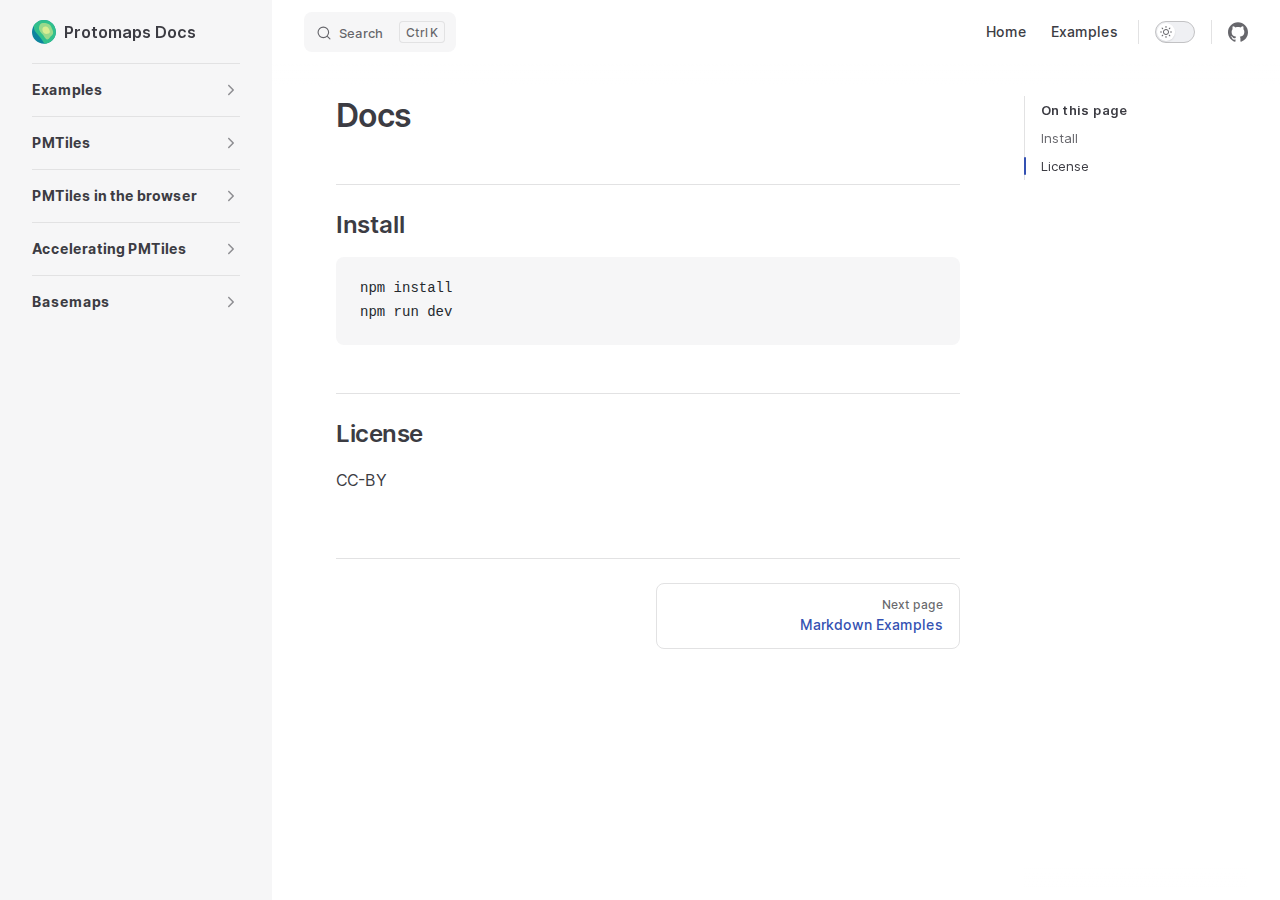
<file: README.html>
<!DOCTYPE html>
<html lang="en-US" dir="ltr">
  <head>
    <meta charset="utf-8">
    <meta name="viewport" content="width=device-width,initial-scale=1">
    <title>Docs | Protomaps Docs</title>
    <meta name="description" content="Technical Documentation for Protomaps">
    <link rel="preload stylesheet" href="/assets/style.bde5017b.css" as="style">
    
    <script type="module" src="/assets/app.032c47f3.js"></script>
    <link rel="preload" href="/assets/inter-roman-latin.2ed14f66.woff2" as="font" type="font/woff2" crossorigin="">
    <link rel="modulepreload" href="/assets/chunks/framework.335eea45.js">
    <link rel="modulepreload" href="/assets/chunks/theme.5a3874e2.js">
    <link rel="modulepreload" href="/assets/README.md.01ee5514.lean.js">
    <script id="check-dark-mode">(()=>{const e=localStorage.getItem("vitepress-theme-appearance")||"auto",a=window.matchMedia("(prefers-color-scheme: dark)").matches;(!e||e==="auto"?a:e==="dark")&&document.documentElement.classList.add("dark")})();</script>
    <script id="check-mac-os">document.documentElement.classList.toggle("mac",/Mac|iPhone|iPod|iPad/i.test(navigator.platform));</script>
  </head>
  <body>
    <div id="app"><div class="Layout" data-v-9d8abc1e><!--[--><!--]--><!--[--><span tabindex="-1" data-v-c8291ffa></span><a href="#VPContent" class="VPSkipLink visually-hidden" data-v-c8291ffa> Skip to content </a><!--]--><!----><header class="VPNav" data-v-9d8abc1e data-v-7ad780c2><div class="VPNavBar has-sidebar" data-v-7ad780c2 data-v-f1abbc6e><div class="container" data-v-f1abbc6e><div class="title" data-v-f1abbc6e><div class="VPNavBarTitle has-sidebar" data-v-f1abbc6e data-v-2973dbb4><a class="title" href="/" data-v-2973dbb4><!--[--><!--]--><!--[--><img class="VPImage logo" src="/logo.svg" alt data-v-ab19afbb><!--]--><!--[-->Protomaps Docs<!--]--><!--[--><!--]--></a></div></div><div class="content" data-v-f1abbc6e><div class="curtain" data-v-f1abbc6e></div><div class="content-body" data-v-f1abbc6e><!--[--><!--]--><div class="VPNavBarSearch search" data-v-f1abbc6e><!--[--><!----><div id="local-search"><button type="button" class="DocSearch DocSearch-Button" aria-label="Search"><span class="DocSearch-Button-Container"><svg class="DocSearch-Search-Icon" width="20" height="20" viewBox="0 0 20 20" aria-label="search icon"><path d="M14.386 14.386l4.0877 4.0877-4.0877-4.0877c-2.9418 2.9419-7.7115 2.9419-10.6533 0-2.9419-2.9418-2.9419-7.7115 0-10.6533 2.9418-2.9419 7.7115-2.9419 10.6533 0 2.9419 2.9418 2.9419 7.7115 0 10.6533z" stroke="currentColor" fill="none" fill-rule="evenodd" stroke-linecap="round" stroke-linejoin="round"></path></svg><span class="DocSearch-Button-Placeholder">Search</span></span><span class="DocSearch-Button-Keys"><kbd class="DocSearch-Button-Key"></kbd><kbd class="DocSearch-Button-Key">K</kbd></span></button></div><!--]--></div><nav aria-labelledby="main-nav-aria-label" class="VPNavBarMenu menu" data-v-f1abbc6e data-v-f732b5d0><span id="main-nav-aria-label" class="visually-hidden" data-v-f732b5d0>Main Navigation</span><!--[--><!--[--><a class="VPLink link VPNavBarMenuLink" href="/" tabindex="0" data-v-f732b5d0 data-v-cb318fec><!--[--><span data-v-cb318fec>Home</span><!--]--></a><!--]--><!--[--><a class="VPLink link VPNavBarMenuLink" href="/markdown-examples" tabindex="0" data-v-f732b5d0 data-v-cb318fec><!--[--><span data-v-cb318fec>Examples</span><!--]--></a><!--]--><!--]--></nav><!----><div class="VPNavBarAppearance appearance" data-v-f1abbc6e data-v-283b26e9><button class="VPSwitch VPSwitchAppearance" type="button" role="switch" title="toggle dark mode" aria-checked="false" data-v-283b26e9 data-v-3329432d data-v-1c29e291><span class="check" data-v-1c29e291><span class="icon" data-v-1c29e291><!--[--><svg xmlns="http://www.w3.org/2000/svg" aria-hidden="true" focusable="false" viewbox="0 0 24 24" class="sun" data-v-3329432d><path d="M12,18c-3.3,0-6-2.7-6-6s2.7-6,6-6s6,2.7,6,6S15.3,18,12,18zM12,8c-2.2,0-4,1.8-4,4c0,2.2,1.8,4,4,4c2.2,0,4-1.8,4-4C16,9.8,14.2,8,12,8z"></path><path d="M12,4c-0.6,0-1-0.4-1-1V1c0-0.6,0.4-1,1-1s1,0.4,1,1v2C13,3.6,12.6,4,12,4z"></path><path d="M12,24c-0.6,0-1-0.4-1-1v-2c0-0.6,0.4-1,1-1s1,0.4,1,1v2C13,23.6,12.6,24,12,24z"></path><path d="M5.6,6.6c-0.3,0-0.5-0.1-0.7-0.3L3.5,4.9c-0.4-0.4-0.4-1,0-1.4s1-0.4,1.4,0l1.4,1.4c0.4,0.4,0.4,1,0,1.4C6.2,6.5,5.9,6.6,5.6,6.6z"></path><path d="M19.8,20.8c-0.3,0-0.5-0.1-0.7-0.3l-1.4-1.4c-0.4-0.4-0.4-1,0-1.4s1-0.4,1.4,0l1.4,1.4c0.4,0.4,0.4,1,0,1.4C20.3,20.7,20,20.8,19.8,20.8z"></path><path d="M3,13H1c-0.6,0-1-0.4-1-1s0.4-1,1-1h2c0.6,0,1,0.4,1,1S3.6,13,3,13z"></path><path d="M23,13h-2c-0.6,0-1-0.4-1-1s0.4-1,1-1h2c0.6,0,1,0.4,1,1S23.6,13,23,13z"></path><path d="M4.2,20.8c-0.3,0-0.5-0.1-0.7-0.3c-0.4-0.4-0.4-1,0-1.4l1.4-1.4c0.4-0.4,1-0.4,1.4,0s0.4,1,0,1.4l-1.4,1.4C4.7,20.7,4.5,20.8,4.2,20.8z"></path><path d="M18.4,6.6c-0.3,0-0.5-0.1-0.7-0.3c-0.4-0.4-0.4-1,0-1.4l1.4-1.4c0.4-0.4,1-0.4,1.4,0s0.4,1,0,1.4l-1.4,1.4C18.9,6.5,18.6,6.6,18.4,6.6z"></path></svg><svg xmlns="http://www.w3.org/2000/svg" aria-hidden="true" focusable="false" viewbox="0 0 24 24" class="moon" data-v-3329432d><path d="M12.1,22c-0.3,0-0.6,0-0.9,0c-5.5-0.5-9.5-5.4-9-10.9c0.4-4.8,4.2-8.6,9-9c0.4,0,0.8,0.2,1,0.5c0.2,0.3,0.2,0.8-0.1,1.1c-2,2.7-1.4,6.4,1.3,8.4c2.1,1.6,5,1.6,7.1,0c0.3-0.2,0.7-0.3,1.1-0.1c0.3,0.2,0.5,0.6,0.5,1c-0.2,2.7-1.5,5.1-3.6,6.8C16.6,21.2,14.4,22,12.1,22zM9.3,4.4c-2.9,1-5,3.6-5.2,6.8c-0.4,4.4,2.8,8.3,7.2,8.7c2.1,0.2,4.2-0.4,5.8-1.8c1.1-0.9,1.9-2.1,2.4-3.4c-2.5,0.9-5.3,0.5-7.5-1.1C9.2,11.4,8.1,7.7,9.3,4.4z"></path></svg><!--]--></span></span></button></div><div class="VPSocialLinks VPNavBarSocialLinks social-links" data-v-f1abbc6e data-v-ef6192dc data-v-e71e869c><!--[--><a class="VPSocialLink no-icon" href="https://github.com/protomaps" aria-label="github" target="_blank" rel="noopener" data-v-e71e869c data-v-16cf740a><svg role="img" viewBox="0 0 24 24" xmlns="http://www.w3.org/2000/svg"><title>GitHub</title><path d="M12 .297c-6.63 0-12 5.373-12 12 0 5.303 3.438 9.8 8.205 11.385.6.113.82-.258.82-.577 0-.285-.01-1.04-.015-2.04-3.338.724-4.042-1.61-4.042-1.61C4.422 18.07 3.633 17.7 3.633 17.7c-1.087-.744.084-.729.084-.729 1.205.084 1.838 1.236 1.838 1.236 1.07 1.835 2.809 1.305 3.495.998.108-.776.417-1.305.76-1.605-2.665-.3-5.466-1.332-5.466-5.93 0-1.31.465-2.38 1.235-3.22-.135-.303-.54-1.523.105-3.176 0 0 1.005-.322 3.3 1.23.96-.267 1.98-.399 3-.405 1.02.006 2.04.138 3 .405 2.28-1.552 3.285-1.23 3.285-1.23.645 1.653.24 2.873.12 3.176.765.84 1.23 1.91 1.23 3.22 0 4.61-2.805 5.625-5.475 5.92.42.36.81 1.096.81 2.22 0 1.606-.015 2.896-.015 3.286 0 .315.21.69.825.57C20.565 22.092 24 17.592 24 12.297c0-6.627-5.373-12-12-12"/></svg></a><!--]--></div><div class="VPFlyout VPNavBarExtra extra" data-v-f1abbc6e data-v-c8c2ae4b data-v-aa8de344><button type="button" class="button" aria-haspopup="true" aria-expanded="false" aria-label="extra navigation" data-v-aa8de344><svg xmlns="http://www.w3.org/2000/svg" aria-hidden="true" focusable="false" viewbox="0 0 24 24" class="icon" data-v-aa8de344><circle cx="12" cy="12" r="2"></circle><circle cx="19" cy="12" r="2"></circle><circle cx="5" cy="12" r="2"></circle></svg></button><div class="menu" data-v-aa8de344><div class="VPMenu" data-v-aa8de344 data-v-e42ed9b3><!----><!--[--><!--[--><!----><div class="group" data-v-c8c2ae4b><div class="item appearance" data-v-c8c2ae4b><p class="label" data-v-c8c2ae4b>Appearance</p><div class="appearance-action" data-v-c8c2ae4b><button class="VPSwitch VPSwitchAppearance" type="button" role="switch" title="toggle dark mode" aria-checked="false" data-v-c8c2ae4b data-v-3329432d data-v-1c29e291><span class="check" data-v-1c29e291><span class="icon" data-v-1c29e291><!--[--><svg xmlns="http://www.w3.org/2000/svg" aria-hidden="true" focusable="false" viewbox="0 0 24 24" class="sun" data-v-3329432d><path d="M12,18c-3.3,0-6-2.7-6-6s2.7-6,6-6s6,2.7,6,6S15.3,18,12,18zM12,8c-2.2,0-4,1.8-4,4c0,2.2,1.8,4,4,4c2.2,0,4-1.8,4-4C16,9.8,14.2,8,12,8z"></path><path d="M12,4c-0.6,0-1-0.4-1-1V1c0-0.6,0.4-1,1-1s1,0.4,1,1v2C13,3.6,12.6,4,12,4z"></path><path d="M12,24c-0.6,0-1-0.4-1-1v-2c0-0.6,0.4-1,1-1s1,0.4,1,1v2C13,23.6,12.6,24,12,24z"></path><path d="M5.6,6.6c-0.3,0-0.5-0.1-0.7-0.3L3.5,4.9c-0.4-0.4-0.4-1,0-1.4s1-0.4,1.4,0l1.4,1.4c0.4,0.4,0.4,1,0,1.4C6.2,6.5,5.9,6.6,5.6,6.6z"></path><path d="M19.8,20.8c-0.3,0-0.5-0.1-0.7-0.3l-1.4-1.4c-0.4-0.4-0.4-1,0-1.4s1-0.4,1.4,0l1.4,1.4c0.4,0.4,0.4,1,0,1.4C20.3,20.7,20,20.8,19.8,20.8z"></path><path d="M3,13H1c-0.6,0-1-0.4-1-1s0.4-1,1-1h2c0.6,0,1,0.4,1,1S3.6,13,3,13z"></path><path d="M23,13h-2c-0.6,0-1-0.4-1-1s0.4-1,1-1h2c0.6,0,1,0.4,1,1S23.6,13,23,13z"></path><path d="M4.2,20.8c-0.3,0-0.5-0.1-0.7-0.3c-0.4-0.4-0.4-1,0-1.4l1.4-1.4c0.4-0.4,1-0.4,1.4,0s0.4,1,0,1.4l-1.4,1.4C4.7,20.7,4.5,20.8,4.2,20.8z"></path><path d="M18.4,6.6c-0.3,0-0.5-0.1-0.7-0.3c-0.4-0.4-0.4-1,0-1.4l1.4-1.4c0.4-0.4,1-0.4,1.4,0s0.4,1,0,1.4l-1.4,1.4C18.9,6.5,18.6,6.6,18.4,6.6z"></path></svg><svg xmlns="http://www.w3.org/2000/svg" aria-hidden="true" focusable="false" viewbox="0 0 24 24" class="moon" data-v-3329432d><path d="M12.1,22c-0.3,0-0.6,0-0.9,0c-5.5-0.5-9.5-5.4-9-10.9c0.4-4.8,4.2-8.6,9-9c0.4,0,0.8,0.2,1,0.5c0.2,0.3,0.2,0.8-0.1,1.1c-2,2.7-1.4,6.4,1.3,8.4c2.1,1.6,5,1.6,7.1,0c0.3-0.2,0.7-0.3,1.1-0.1c0.3,0.2,0.5,0.6,0.5,1c-0.2,2.7-1.5,5.1-3.6,6.8C16.6,21.2,14.4,22,12.1,22zM9.3,4.4c-2.9,1-5,3.6-5.2,6.8c-0.4,4.4,2.8,8.3,7.2,8.7c2.1,0.2,4.2-0.4,5.8-1.8c1.1-0.9,1.9-2.1,2.4-3.4c-2.5,0.9-5.3,0.5-7.5-1.1C9.2,11.4,8.1,7.7,9.3,4.4z"></path></svg><!--]--></span></span></button></div></div></div><div class="group" data-v-c8c2ae4b><div class="item social-links" data-v-c8c2ae4b><div class="VPSocialLinks social-links-list" data-v-c8c2ae4b data-v-e71e869c><!--[--><a class="VPSocialLink no-icon" href="https://github.com/protomaps" aria-label="github" target="_blank" rel="noopener" data-v-e71e869c data-v-16cf740a><svg role="img" viewBox="0 0 24 24" xmlns="http://www.w3.org/2000/svg"><title>GitHub</title><path d="M12 .297c-6.63 0-12 5.373-12 12 0 5.303 3.438 9.8 8.205 11.385.6.113.82-.258.82-.577 0-.285-.01-1.04-.015-2.04-3.338.724-4.042-1.61-4.042-1.61C4.422 18.07 3.633 17.7 3.633 17.7c-1.087-.744.084-.729.084-.729 1.205.084 1.838 1.236 1.838 1.236 1.07 1.835 2.809 1.305 3.495.998.108-.776.417-1.305.76-1.605-2.665-.3-5.466-1.332-5.466-5.93 0-1.31.465-2.38 1.235-3.22-.135-.303-.54-1.523.105-3.176 0 0 1.005-.322 3.3 1.23.96-.267 1.98-.399 3-.405 1.02.006 2.04.138 3 .405 2.28-1.552 3.285-1.23 3.285-1.23.645 1.653.24 2.873.12 3.176.765.84 1.23 1.91 1.23 3.22 0 4.61-2.805 5.625-5.475 5.92.42.36.81 1.096.81 2.22 0 1.606-.015 2.896-.015 3.286 0 .315.21.69.825.57C20.565 22.092 24 17.592 24 12.297c0-6.627-5.373-12-12-12"/></svg></a><!--]--></div></div></div><!--]--><!--]--></div></div></div><!--[--><!--]--><button type="button" class="VPNavBarHamburger hamburger" aria-label="mobile navigation" aria-expanded="false" aria-controls="VPNavScreen" data-v-f1abbc6e data-v-6bee1efd><span class="container" data-v-6bee1efd><span class="top" data-v-6bee1efd></span><span class="middle" data-v-6bee1efd></span><span class="bottom" data-v-6bee1efd></span></span></button></div></div></div></div><!----></header><div class="VPLocalNav reached-top" data-v-9d8abc1e data-v-9e669cc1><button class="menu" aria-expanded="false" aria-controls="VPSidebarNav" data-v-9e669cc1><svg xmlns="http://www.w3.org/2000/svg" aria-hidden="true" focusable="false" viewbox="0 0 24 24" class="menu-icon" data-v-9e669cc1><path d="M17,11H3c-0.6,0-1-0.4-1-1s0.4-1,1-1h14c0.6,0,1,0.4,1,1S17.6,11,17,11z"></path><path d="M21,7H3C2.4,7,2,6.6,2,6s0.4-1,1-1h18c0.6,0,1,0.4,1,1S21.6,7,21,7z"></path><path d="M21,15H3c-0.6,0-1-0.4-1-1s0.4-1,1-1h18c0.6,0,1,0.4,1,1S21.6,15,21,15z"></path><path d="M17,19H3c-0.6,0-1-0.4-1-1s0.4-1,1-1h14c0.6,0,1,0.4,1,1S17.6,19,17,19z"></path></svg><span class="menu-text" data-v-9e669cc1>Menu</span></button><div class="VPLocalNavOutlineDropdown" style="--vp-vh:0px;" data-v-9e669cc1 data-v-24251f6f><button data-v-24251f6f>Return to top</button><!----></div></div><aside class="VPSidebar" data-v-9d8abc1e data-v-ee2efba5><div class="curtain" data-v-ee2efba5></div><nav class="nav" id="VPSidebarNav" aria-labelledby="sidebar-aria-label" tabindex="-1" data-v-ee2efba5><span class="visually-hidden" id="sidebar-aria-label" data-v-ee2efba5> Sidebar Navigation </span><!--[--><!--]--><!--[--><div class="group" data-v-ee2efba5><section class="VPSidebarItem level-0 collapsible collapsed" data-v-ee2efba5 data-v-bd01e0d5><div class="item" role="button" tabindex="0" data-v-bd01e0d5><div class="indicator" data-v-bd01e0d5></div><h2 class="text" data-v-bd01e0d5>Examples</h2><div class="caret" role="button" aria-label="toggle section" tabindex="0" data-v-bd01e0d5><svg xmlns="http://www.w3.org/2000/svg" aria-hidden="true" focusable="false" viewbox="0 0 24 24" class="caret-icon" data-v-bd01e0d5><path d="M9,19c-0.3,0-0.5-0.1-0.7-0.3c-0.4-0.4-0.4-1,0-1.4l5.3-5.3L8.3,6.7c-0.4-0.4-0.4-1,0-1.4s1-0.4,1.4,0l6,6c0.4,0.4,0.4,1,0,1.4l-6,6C9.5,18.9,9.3,19,9,19z"></path></svg></div></div><div class="items" data-v-bd01e0d5><!--[--><div class="VPSidebarItem level-1 is-link" data-v-bd01e0d5 data-v-bd01e0d5><div class="item" data-v-bd01e0d5><div class="indicator" data-v-bd01e0d5></div><a class="VPLink link link" href="/markdown-examples" data-v-bd01e0d5><!--[--><p class="text" data-v-bd01e0d5>Markdown Examples</p><!--]--></a><!----></div><!----></div><div class="VPSidebarItem level-1 is-link" data-v-bd01e0d5 data-v-bd01e0d5><div class="item" data-v-bd01e0d5><div class="indicator" data-v-bd01e0d5></div><a class="VPLink link link" href="/api-examples" data-v-bd01e0d5><!--[--><p class="text" data-v-bd01e0d5>Runtime API Examples</p><!--]--></a><!----></div><!----></div><!--]--></div></section></div><div class="group" data-v-ee2efba5><section class="VPSidebarItem level-0 collapsible collapsed" data-v-ee2efba5 data-v-bd01e0d5><div class="item" role="button" tabindex="0" data-v-bd01e0d5><div class="indicator" data-v-bd01e0d5></div><h2 class="text" data-v-bd01e0d5>PMTiles</h2><div class="caret" role="button" aria-label="toggle section" tabindex="0" data-v-bd01e0d5><svg xmlns="http://www.w3.org/2000/svg" aria-hidden="true" focusable="false" viewbox="0 0 24 24" class="caret-icon" data-v-bd01e0d5><path d="M9,19c-0.3,0-0.5-0.1-0.7-0.3c-0.4-0.4-0.4-1,0-1.4l5.3-5.3L8.3,6.7c-0.4-0.4-0.4-1,0-1.4s1-0.4,1.4,0l6,6c0.4,0.4,0.4,1,0,1.4l-6,6C9.5,18.9,9.3,19,9,19z"></path></svg></div></div><div class="items" data-v-bd01e0d5><!--[--><div class="VPSidebarItem level-1 is-link" data-v-bd01e0d5 data-v-bd01e0d5><div class="item" data-v-bd01e0d5><div class="indicator" data-v-bd01e0d5></div><a class="VPLink link link" href="/pmtiles/create" data-v-bd01e0d5><!--[--><p class="text" data-v-bd01e0d5>Creating PMTiles</p><!--]--></a><!----></div><!----></div><div class="VPSidebarItem level-1 is-link" data-v-bd01e0d5 data-v-bd01e0d5><div class="item" data-v-bd01e0d5><div class="indicator" data-v-bd01e0d5></div><a class="VPLink link link" href="/markdown-examples" data-v-bd01e0d5><!--[--><p class="text" data-v-bd01e0d5>Cloud Storage</p><!--]--></a><!----></div><!----></div><!--]--></div></section></div><div class="group" data-v-ee2efba5><section class="VPSidebarItem level-0 collapsible collapsed" data-v-ee2efba5 data-v-bd01e0d5><div class="item" role="button" tabindex="0" data-v-bd01e0d5><div class="indicator" data-v-bd01e0d5></div><h2 class="text" data-v-bd01e0d5>PMTiles in the browser</h2><div class="caret" role="button" aria-label="toggle section" tabindex="0" data-v-bd01e0d5><svg xmlns="http://www.w3.org/2000/svg" aria-hidden="true" focusable="false" viewbox="0 0 24 24" class="caret-icon" data-v-bd01e0d5><path d="M9,19c-0.3,0-0.5-0.1-0.7-0.3c-0.4-0.4-0.4-1,0-1.4l5.3-5.3L8.3,6.7c-0.4-0.4-0.4-1,0-1.4s1-0.4,1.4,0l6,6c0.4,0.4,0.4,1,0,1.4l-6,6C9.5,18.9,9.3,19,9,19z"></path></svg></div></div><div class="items" data-v-bd01e0d5><!--[--><div class="VPSidebarItem level-1 is-link" data-v-bd01e0d5 data-v-bd01e0d5><!----><!----></div><div class="VPSidebarItem level-1 is-link" data-v-bd01e0d5 data-v-bd01e0d5><div class="item" data-v-bd01e0d5><div class="indicator" data-v-bd01e0d5></div><a class="VPLink link link" href="/api-examples" data-v-bd01e0d5><!--[--><p class="text" data-v-bd01e0d5>Runtime API Examples</p><!--]--></a><!----></div><!----></div><!--]--></div></section></div><div class="group" data-v-ee2efba5><section class="VPSidebarItem level-0 collapsible collapsed" data-v-ee2efba5 data-v-bd01e0d5><div class="item" role="button" tabindex="0" data-v-bd01e0d5><div class="indicator" data-v-bd01e0d5></div><h2 class="text" data-v-bd01e0d5>Accelerating PMTiles</h2><div class="caret" role="button" aria-label="toggle section" tabindex="0" data-v-bd01e0d5><svg xmlns="http://www.w3.org/2000/svg" aria-hidden="true" focusable="false" viewbox="0 0 24 24" class="caret-icon" data-v-bd01e0d5><path d="M9,19c-0.3,0-0.5-0.1-0.7-0.3c-0.4-0.4-0.4-1,0-1.4l5.3-5.3L8.3,6.7c-0.4-0.4-0.4-1,0-1.4s1-0.4,1.4,0l6,6c0.4,0.4,0.4,1,0,1.4l-6,6C9.5,18.9,9.3,19,9,19z"></path></svg></div></div><div class="items" data-v-bd01e0d5><!--[--><div class="VPSidebarItem level-1 is-link" data-v-bd01e0d5 data-v-bd01e0d5><div class="item" data-v-bd01e0d5><div class="indicator" data-v-bd01e0d5></div><a class="VPLink link link" href="/pmtiles/create" data-v-bd01e0d5><!--[--><p class="text" data-v-bd01e0d5>AWS</p><!--]--></a><!----></div><!----></div><div class="VPSidebarItem level-1 is-link" data-v-bd01e0d5 data-v-bd01e0d5><div class="item" data-v-bd01e0d5><div class="indicator" data-v-bd01e0d5></div><a class="VPLink link link" href="/markdown-examples" data-v-bd01e0d5><!--[--><p class="text" data-v-bd01e0d5>Cloudflare</p><!--]--></a><!----></div><!----></div><div class="VPSidebarItem level-1 is-link" data-v-bd01e0d5 data-v-bd01e0d5><div class="item" data-v-bd01e0d5><div class="indicator" data-v-bd01e0d5></div><a class="VPLink link link" href="/markdown-examples" data-v-bd01e0d5><!--[--><p class="text" data-v-bd01e0d5>Tileserver</p><!--]--></a><!----></div><!----></div><!--]--></div></section></div><div class="group" data-v-ee2efba5><section class="VPSidebarItem level-0 collapsible collapsed" data-v-ee2efba5 data-v-bd01e0d5><div class="item" role="button" tabindex="0" data-v-bd01e0d5><div class="indicator" data-v-bd01e0d5></div><h2 class="text" data-v-bd01e0d5>Basemaps</h2><div class="caret" role="button" aria-label="toggle section" tabindex="0" data-v-bd01e0d5><svg xmlns="http://www.w3.org/2000/svg" aria-hidden="true" focusable="false" viewbox="0 0 24 24" class="caret-icon" data-v-bd01e0d5><path d="M9,19c-0.3,0-0.5-0.1-0.7-0.3c-0.4-0.4-0.4-1,0-1.4l5.3-5.3L8.3,6.7c-0.4-0.4-0.4-1,0-1.4s1-0.4,1.4,0l6,6c0.4,0.4,0.4,1,0,1.4l-6,6C9.5,18.9,9.3,19,9,19z"></path></svg></div></div><div class="items" data-v-bd01e0d5><!--[--><div class="VPSidebarItem level-1 is-link" data-v-bd01e0d5 data-v-bd01e0d5><div class="item" data-v-bd01e0d5><div class="indicator" data-v-bd01e0d5></div><a class="VPLink link link" href="/basemaps/layers" data-v-bd01e0d5><!--[--><p class="text" data-v-bd01e0d5>Basemap Layers</p><!--]--></a><!----></div><!----></div><div class="VPSidebarItem level-1 is-link" data-v-bd01e0d5 data-v-bd01e0d5><div class="item" data-v-bd01e0d5><div class="indicator" data-v-bd01e0d5></div><a class="VPLink link link" href="/basemaps/styles" data-v-bd01e0d5><!--[--><p class="text" data-v-bd01e0d5>Basemap Styles</p><!--]--></a><!----></div><!----></div><div class="VPSidebarItem level-1 is-link" data-v-bd01e0d5 data-v-bd01e0d5><div class="item" data-v-bd01e0d5><div class="indicator" data-v-bd01e0d5></div><a class="VPLink link link" href="/basemaps/styles" data-v-bd01e0d5><!--[--><p class="text" data-v-bd01e0d5>MapLibre GL</p><!--]--></a><!----></div><!----></div><div class="VPSidebarItem level-1 is-link" data-v-bd01e0d5 data-v-bd01e0d5><div class="item" data-v-bd01e0d5><div class="indicator" data-v-bd01e0d5></div><a class="VPLink link link" href="/basemaps/styles" data-v-bd01e0d5><!--[--><p class="text" data-v-bd01e0d5>OpenLayers</p><!--]--></a><!----></div><!----></div><div class="VPSidebarItem level-1 is-link" data-v-bd01e0d5 data-v-bd01e0d5><div class="item" data-v-bd01e0d5><div class="indicator" data-v-bd01e0d5></div><a class="VPLink link link" href="/basemaps/styles" data-v-bd01e0d5><!--[--><p class="text" data-v-bd01e0d5>Leaflet</p><!--]--></a><!----></div><!----></div><!--]--></div></section></div><!--]--><!--[--><!--]--></nav></aside><div class="VPContent has-sidebar" id="VPContent" data-v-9d8abc1e data-v-3cf691b6><div class="VPDoc has-sidebar has-aside" data-v-3cf691b6 data-v-a3c25e27><!--[--><!--]--><div class="container" data-v-a3c25e27><div class="aside" data-v-a3c25e27><div class="aside-curtain" data-v-a3c25e27></div><div class="aside-container" data-v-a3c25e27><div class="aside-content" data-v-a3c25e27><div class="VPDocAside" data-v-a3c25e27 data-v-cb998dce><!--[--><!--]--><!--[--><!--]--><div class="VPDocAsideOutline" role="navigation" data-v-cb998dce data-v-3a6c4994><div class="content" data-v-3a6c4994><div class="outline-marker" data-v-3a6c4994></div><div class="outline-title" role="heading" aria-level="2" data-v-3a6c4994>On this page</div><nav aria-labelledby="doc-outline-aria-label" data-v-3a6c4994><span class="visually-hidden" id="doc-outline-aria-label" data-v-3a6c4994> Table of Contents for current page </span><ul class="root" data-v-3a6c4994 data-v-463da30f><!--[--><!--]--></ul></nav></div></div><!--[--><!--]--><div class="spacer" data-v-cb998dce></div><!--[--><!--]--><!----><!--[--><!--]--><!--[--><!--]--></div></div></div></div><div class="content" data-v-a3c25e27><div class="content-container" data-v-a3c25e27><!--[--><!--]--><!----><main class="main" data-v-a3c25e27><div style="position:relative;" class="vp-doc _README" data-v-a3c25e27><div><h1 id="docs" tabindex="-1">Docs <a class="header-anchor" href="#docs" aria-label="Permalink to &quot;Docs&quot;">​</a></h1><h2 id="install" tabindex="-1">Install <a class="header-anchor" href="#install" aria-label="Permalink to &quot;Install&quot;">​</a></h2><div class="language- vp-adaptive-theme"><button title="Copy Code" class="copy"></button><span class="lang"></span><pre class="shiki github-dark vp-code-dark"><code><span class="line"><span style="color:#e1e4e8;">npm install</span></span>
<span class="line"><span style="color:#e1e4e8;">npm run dev</span></span></code></pre><pre class="shiki github-light vp-code-light"><code><span class="line"><span style="color:#24292e;">npm install</span></span>
<span class="line"><span style="color:#24292e;">npm run dev</span></span></code></pre></div><h2 id="license" tabindex="-1">License <a class="header-anchor" href="#license" aria-label="Permalink to &quot;License&quot;">​</a></h2><p>CC-BY</p></div></div></main><footer class="VPDocFooter" data-v-a3c25e27 data-v-a2d931e4><!--[--><!--]--><!----><nav class="prev-next" data-v-a2d931e4><div class="pager" data-v-a2d931e4><!----></div><div class="pager" data-v-a2d931e4><a class="pager-link next" href="/markdown-examples" data-v-a2d931e4><span class="desc" data-v-a2d931e4>Next page</span><span class="title" data-v-a2d931e4>Markdown Examples</span></a></div></nav></footer><!--[--><!--]--></div></div></div><!--[--><!--]--></div></div><!----><!--[--><!--]--></div></div>
    <script>window.__VP_HASH_MAP__=JSON.parse("{\"readme.md\":\"01ee5514\",\"markdown-examples.md\":\"65a195ff\",\"api-examples.md\":\"5ec4d816\",\"basemaps_styles.md\":\"c637ee35\",\"index.md\":\"33ac2f46\",\"basemaps_layers.md\":\"9a1a852d\"}");window.__VP_SITE_DATA__=JSON.parse("{\"lang\":\"en-US\",\"dir\":\"ltr\",\"title\":\"Protomaps Docs\",\"description\":\"Technical Documentation for Protomaps\",\"base\":\"/\",\"head\":[],\"appearance\":true,\"themeConfig\":{\"logo\":\"/logo.svg\",\"nav\":[{\"text\":\"Home\",\"link\":\"/\"},{\"text\":\"Examples\",\"link\":\"/markdown-examples\"}],\"sidebar\":[{\"text\":\"Examples\",\"collapsed\":true,\"items\":[{\"text\":\"Markdown Examples\",\"link\":\"/markdown-examples\"},{\"text\":\"Runtime API Examples\",\"link\":\"/api-examples\"}]},{\"text\":\"PMTiles\",\"collapsed\":true,\"items\":[{\"text\":\"Creating PMTiles\",\"link\":\"/pmtiles/create\"},{\"text\":\"Cloud Storage\",\"link\":\"/markdown-examples\"}]},{\"text\":\"PMTiles in the browser\",\"collapsed\":true,\"items\":[{\"text\":\"\",\"link\":\"/markdown-examples\"},{\"text\":\"Runtime API Examples\",\"link\":\"/api-examples\"}]},{\"text\":\"Accelerating PMTiles\",\"collapsed\":true,\"items\":[{\"text\":\"AWS\",\"link\":\"/pmtiles/create\"},{\"text\":\"Cloudflare\",\"link\":\"/markdown-examples\"},{\"text\":\"Tileserver\",\"link\":\"/markdown-examples\"}]},{\"text\":\"Basemaps\",\"collapsed\":true,\"items\":[{\"text\":\"Basemap Layers\",\"link\":\"/basemaps/layers\"},{\"text\":\"Basemap Styles\",\"link\":\"/basemaps/styles\"},{\"text\":\"MapLibre GL\",\"link\":\"/basemaps/styles\"},{\"text\":\"OpenLayers\",\"link\":\"/basemaps/styles\"},{\"text\":\"Leaflet\",\"link\":\"/basemaps/styles\"}]}],\"socialLinks\":[{\"icon\":\"github\",\"link\":\"https://github.com/protomaps\"}],\"search\":{\"provider\":\"local\"}},\"locales\":{},\"scrollOffset\":90,\"cleanUrls\":true}");</script>
    
  </body>
</html>
</file>
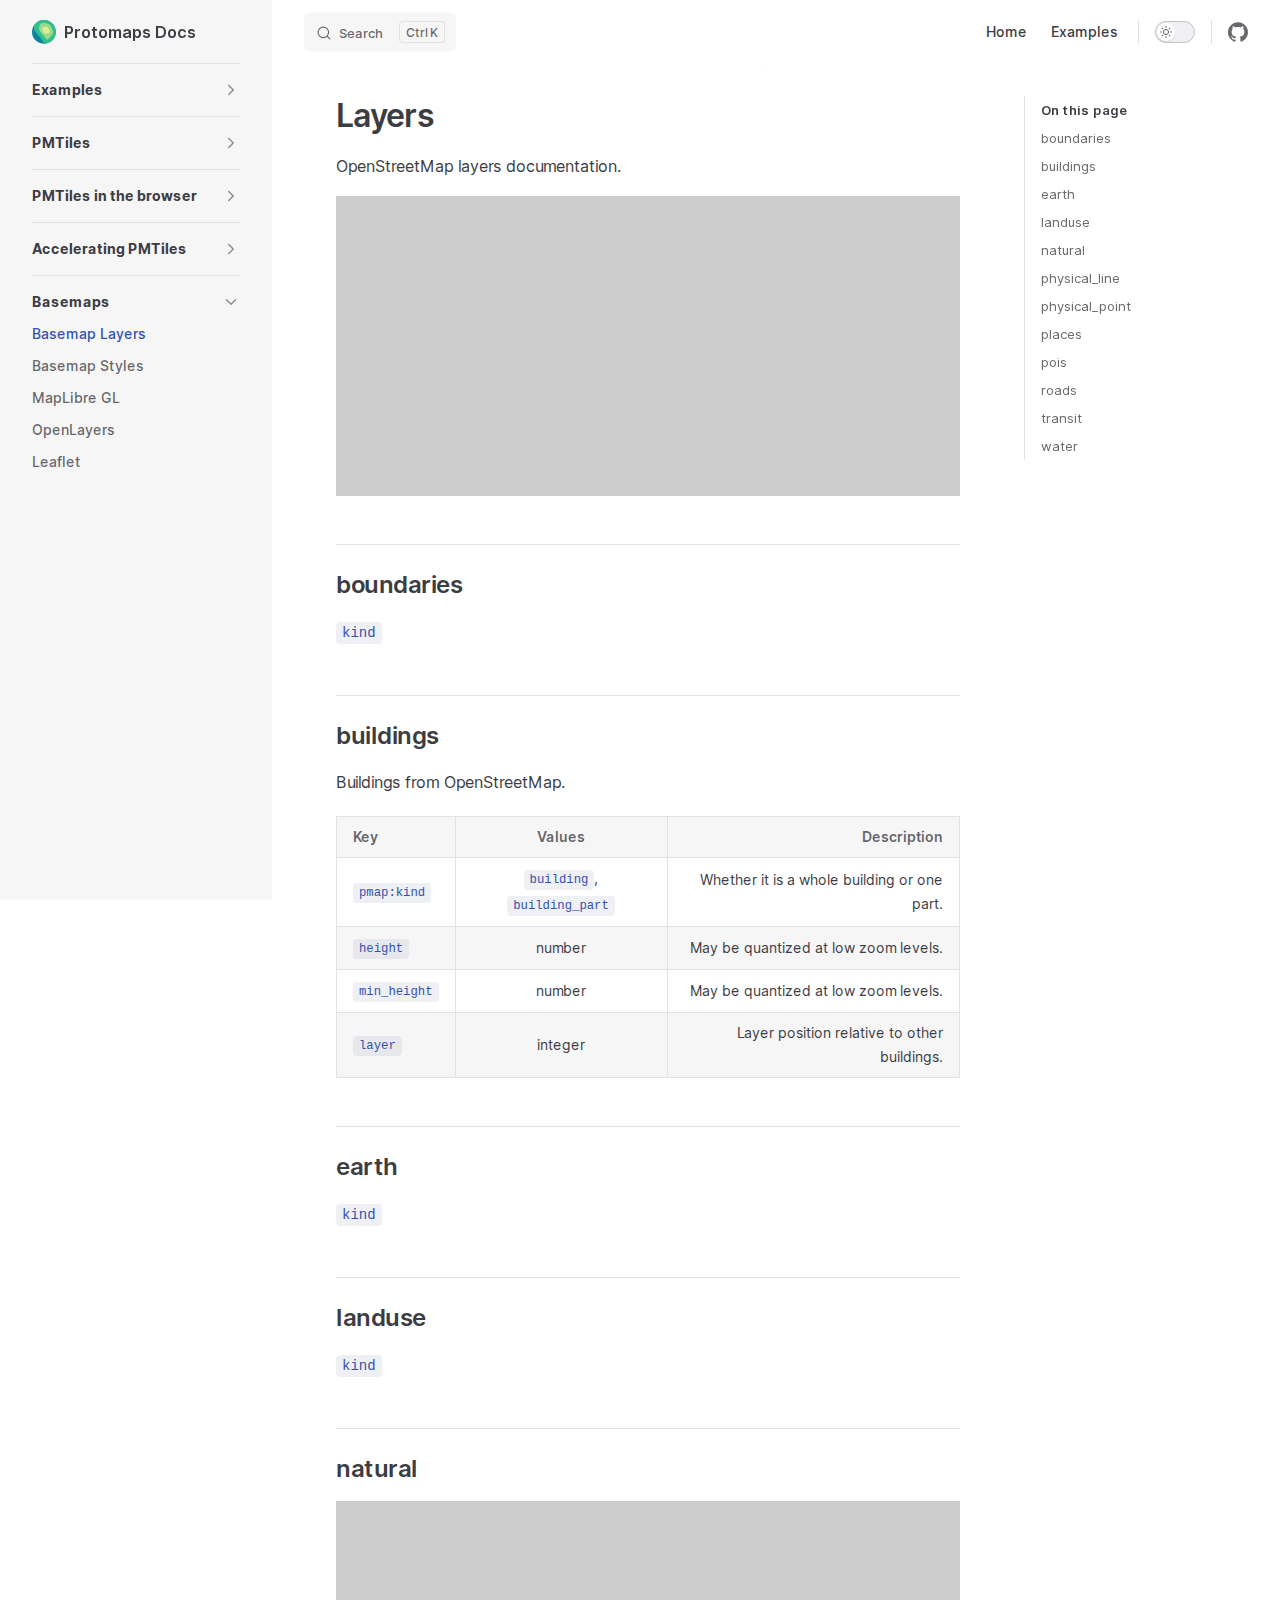
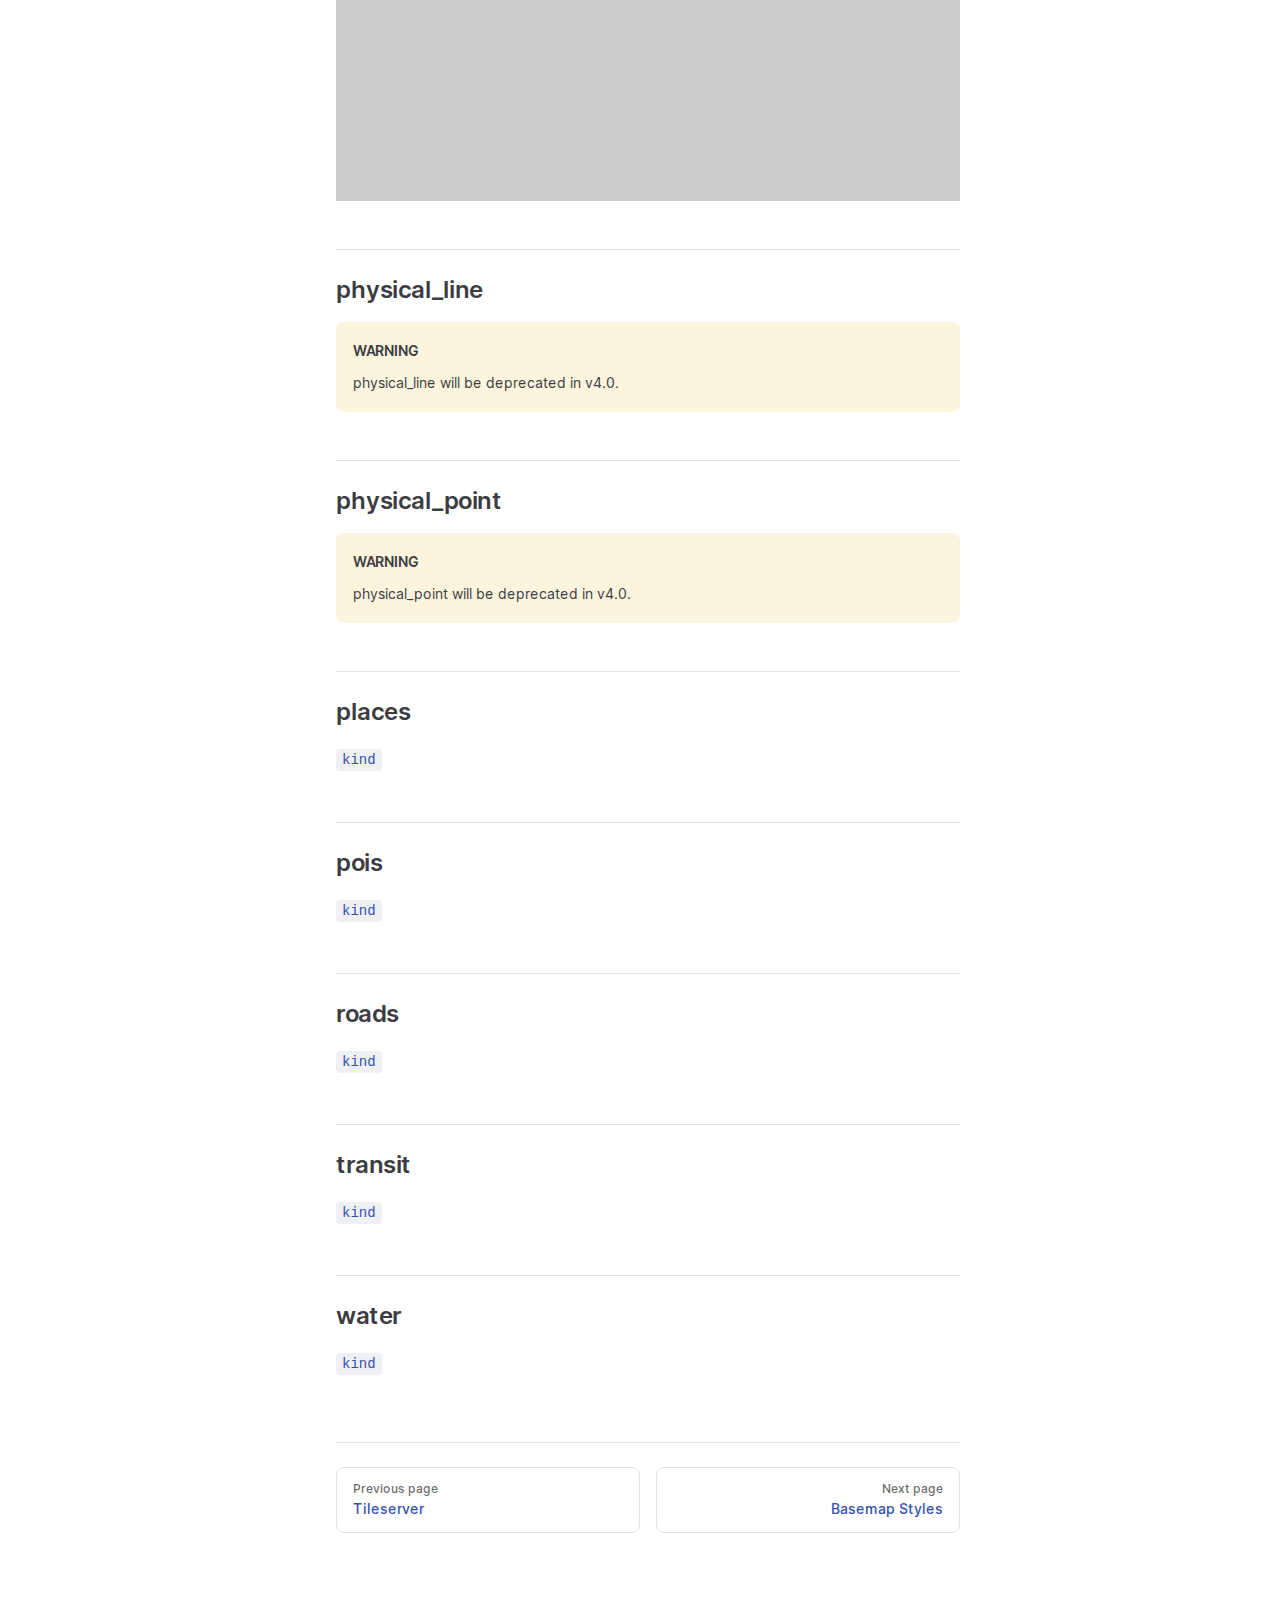
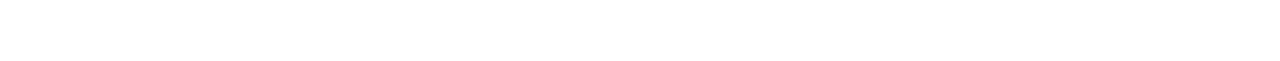
<file: basemaps/layers.html>
<!DOCTYPE html>
<html lang="en-US" dir="ltr">
  <head>
    <meta charset="utf-8">
    <meta name="viewport" content="width=device-width,initial-scale=1">
    <title>Layers | Protomaps Docs</title>
    <meta name="description" content="Technical Documentation for Protomaps">
    <link rel="preload stylesheet" href="/assets/style.bde5017b.css" as="style">
    
    <script type="module" src="/assets/app.032c47f3.js"></script>
    <link rel="preload" href="/assets/inter-roman-latin.2ed14f66.woff2" as="font" type="font/woff2" crossorigin="">
    <link rel="modulepreload" href="/assets/chunks/framework.335eea45.js">
    <link rel="modulepreload" href="/assets/chunks/theme.5a3874e2.js">
    <link rel="modulepreload" href="/assets/basemaps_layers.md.9a1a852d.lean.js">
    <script id="check-dark-mode">(()=>{const e=localStorage.getItem("vitepress-theme-appearance")||"auto",a=window.matchMedia("(prefers-color-scheme: dark)").matches;(!e||e==="auto"?a:e==="dark")&&document.documentElement.classList.add("dark")})();</script>
    <script id="check-mac-os">document.documentElement.classList.toggle("mac",/Mac|iPhone|iPod|iPad/i.test(navigator.platform));</script>
  </head>
  <body>
    <div id="app"><div class="Layout" data-v-9d8abc1e><!--[--><!--]--><!--[--><span tabindex="-1" data-v-c8291ffa></span><a href="#VPContent" class="VPSkipLink visually-hidden" data-v-c8291ffa> Skip to content </a><!--]--><!----><header class="VPNav" data-v-9d8abc1e data-v-7ad780c2><div class="VPNavBar has-sidebar" data-v-7ad780c2 data-v-f1abbc6e><div class="container" data-v-f1abbc6e><div class="title" data-v-f1abbc6e><div class="VPNavBarTitle has-sidebar" data-v-f1abbc6e data-v-2973dbb4><a class="title" href="/" data-v-2973dbb4><!--[--><!--]--><!--[--><img class="VPImage logo" src="/logo.svg" alt data-v-ab19afbb><!--]--><!--[-->Protomaps Docs<!--]--><!--[--><!--]--></a></div></div><div class="content" data-v-f1abbc6e><div class="curtain" data-v-f1abbc6e></div><div class="content-body" data-v-f1abbc6e><!--[--><!--]--><div class="VPNavBarSearch search" data-v-f1abbc6e><!--[--><!----><div id="local-search"><button type="button" class="DocSearch DocSearch-Button" aria-label="Search"><span class="DocSearch-Button-Container"><svg class="DocSearch-Search-Icon" width="20" height="20" viewBox="0 0 20 20" aria-label="search icon"><path d="M14.386 14.386l4.0877 4.0877-4.0877-4.0877c-2.9418 2.9419-7.7115 2.9419-10.6533 0-2.9419-2.9418-2.9419-7.7115 0-10.6533 2.9418-2.9419 7.7115-2.9419 10.6533 0 2.9419 2.9418 2.9419 7.7115 0 10.6533z" stroke="currentColor" fill="none" fill-rule="evenodd" stroke-linecap="round" stroke-linejoin="round"></path></svg><span class="DocSearch-Button-Placeholder">Search</span></span><span class="DocSearch-Button-Keys"><kbd class="DocSearch-Button-Key"></kbd><kbd class="DocSearch-Button-Key">K</kbd></span></button></div><!--]--></div><nav aria-labelledby="main-nav-aria-label" class="VPNavBarMenu menu" data-v-f1abbc6e data-v-f732b5d0><span id="main-nav-aria-label" class="visually-hidden" data-v-f732b5d0>Main Navigation</span><!--[--><!--[--><a class="VPLink link VPNavBarMenuLink" href="/" tabindex="0" data-v-f732b5d0 data-v-cb318fec><!--[--><span data-v-cb318fec>Home</span><!--]--></a><!--]--><!--[--><a class="VPLink link VPNavBarMenuLink" href="/markdown-examples" tabindex="0" data-v-f732b5d0 data-v-cb318fec><!--[--><span data-v-cb318fec>Examples</span><!--]--></a><!--]--><!--]--></nav><!----><div class="VPNavBarAppearance appearance" data-v-f1abbc6e data-v-283b26e9><button class="VPSwitch VPSwitchAppearance" type="button" role="switch" title="toggle dark mode" aria-checked="false" data-v-283b26e9 data-v-3329432d data-v-1c29e291><span class="check" data-v-1c29e291><span class="icon" data-v-1c29e291><!--[--><svg xmlns="http://www.w3.org/2000/svg" aria-hidden="true" focusable="false" viewbox="0 0 24 24" class="sun" data-v-3329432d><path d="M12,18c-3.3,0-6-2.7-6-6s2.7-6,6-6s6,2.7,6,6S15.3,18,12,18zM12,8c-2.2,0-4,1.8-4,4c0,2.2,1.8,4,4,4c2.2,0,4-1.8,4-4C16,9.8,14.2,8,12,8z"></path><path d="M12,4c-0.6,0-1-0.4-1-1V1c0-0.6,0.4-1,1-1s1,0.4,1,1v2C13,3.6,12.6,4,12,4z"></path><path d="M12,24c-0.6,0-1-0.4-1-1v-2c0-0.6,0.4-1,1-1s1,0.4,1,1v2C13,23.6,12.6,24,12,24z"></path><path d="M5.6,6.6c-0.3,0-0.5-0.1-0.7-0.3L3.5,4.9c-0.4-0.4-0.4-1,0-1.4s1-0.4,1.4,0l1.4,1.4c0.4,0.4,0.4,1,0,1.4C6.2,6.5,5.9,6.6,5.6,6.6z"></path><path d="M19.8,20.8c-0.3,0-0.5-0.1-0.7-0.3l-1.4-1.4c-0.4-0.4-0.4-1,0-1.4s1-0.4,1.4,0l1.4,1.4c0.4,0.4,0.4,1,0,1.4C20.3,20.7,20,20.8,19.8,20.8z"></path><path d="M3,13H1c-0.6,0-1-0.4-1-1s0.4-1,1-1h2c0.6,0,1,0.4,1,1S3.6,13,3,13z"></path><path d="M23,13h-2c-0.6,0-1-0.4-1-1s0.4-1,1-1h2c0.6,0,1,0.4,1,1S23.6,13,23,13z"></path><path d="M4.2,20.8c-0.3,0-0.5-0.1-0.7-0.3c-0.4-0.4-0.4-1,0-1.4l1.4-1.4c0.4-0.4,1-0.4,1.4,0s0.4,1,0,1.4l-1.4,1.4C4.7,20.7,4.5,20.8,4.2,20.8z"></path><path d="M18.4,6.6c-0.3,0-0.5-0.1-0.7-0.3c-0.4-0.4-0.4-1,0-1.4l1.4-1.4c0.4-0.4,1-0.4,1.4,0s0.4,1,0,1.4l-1.4,1.4C18.9,6.5,18.6,6.6,18.4,6.6z"></path></svg><svg xmlns="http://www.w3.org/2000/svg" aria-hidden="true" focusable="false" viewbox="0 0 24 24" class="moon" data-v-3329432d><path d="M12.1,22c-0.3,0-0.6,0-0.9,0c-5.5-0.5-9.5-5.4-9-10.9c0.4-4.8,4.2-8.6,9-9c0.4,0,0.8,0.2,1,0.5c0.2,0.3,0.2,0.8-0.1,1.1c-2,2.7-1.4,6.4,1.3,8.4c2.1,1.6,5,1.6,7.1,0c0.3-0.2,0.7-0.3,1.1-0.1c0.3,0.2,0.5,0.6,0.5,1c-0.2,2.7-1.5,5.1-3.6,6.8C16.6,21.2,14.4,22,12.1,22zM9.3,4.4c-2.9,1-5,3.6-5.2,6.8c-0.4,4.4,2.8,8.3,7.2,8.7c2.1,0.2,4.2-0.4,5.8-1.8c1.1-0.9,1.9-2.1,2.4-3.4c-2.5,0.9-5.3,0.5-7.5-1.1C9.2,11.4,8.1,7.7,9.3,4.4z"></path></svg><!--]--></span></span></button></div><div class="VPSocialLinks VPNavBarSocialLinks social-links" data-v-f1abbc6e data-v-ef6192dc data-v-e71e869c><!--[--><a class="VPSocialLink no-icon" href="https://github.com/protomaps" aria-label="github" target="_blank" rel="noopener" data-v-e71e869c data-v-16cf740a><svg role="img" viewBox="0 0 24 24" xmlns="http://www.w3.org/2000/svg"><title>GitHub</title><path d="M12 .297c-6.63 0-12 5.373-12 12 0 5.303 3.438 9.8 8.205 11.385.6.113.82-.258.82-.577 0-.285-.01-1.04-.015-2.04-3.338.724-4.042-1.61-4.042-1.61C4.422 18.07 3.633 17.7 3.633 17.7c-1.087-.744.084-.729.084-.729 1.205.084 1.838 1.236 1.838 1.236 1.07 1.835 2.809 1.305 3.495.998.108-.776.417-1.305.76-1.605-2.665-.3-5.466-1.332-5.466-5.93 0-1.31.465-2.38 1.235-3.22-.135-.303-.54-1.523.105-3.176 0 0 1.005-.322 3.3 1.23.96-.267 1.98-.399 3-.405 1.02.006 2.04.138 3 .405 2.28-1.552 3.285-1.23 3.285-1.23.645 1.653.24 2.873.12 3.176.765.84 1.23 1.91 1.23 3.22 0 4.61-2.805 5.625-5.475 5.92.42.36.81 1.096.81 2.22 0 1.606-.015 2.896-.015 3.286 0 .315.21.69.825.57C20.565 22.092 24 17.592 24 12.297c0-6.627-5.373-12-12-12"/></svg></a><!--]--></div><div class="VPFlyout VPNavBarExtra extra" data-v-f1abbc6e data-v-c8c2ae4b data-v-aa8de344><button type="button" class="button" aria-haspopup="true" aria-expanded="false" aria-label="extra navigation" data-v-aa8de344><svg xmlns="http://www.w3.org/2000/svg" aria-hidden="true" focusable="false" viewbox="0 0 24 24" class="icon" data-v-aa8de344><circle cx="12" cy="12" r="2"></circle><circle cx="19" cy="12" r="2"></circle><circle cx="5" cy="12" r="2"></circle></svg></button><div class="menu" data-v-aa8de344><div class="VPMenu" data-v-aa8de344 data-v-e42ed9b3><!----><!--[--><!--[--><!----><div class="group" data-v-c8c2ae4b><div class="item appearance" data-v-c8c2ae4b><p class="label" data-v-c8c2ae4b>Appearance</p><div class="appearance-action" data-v-c8c2ae4b><button class="VPSwitch VPSwitchAppearance" type="button" role="switch" title="toggle dark mode" aria-checked="false" data-v-c8c2ae4b data-v-3329432d data-v-1c29e291><span class="check" data-v-1c29e291><span class="icon" data-v-1c29e291><!--[--><svg xmlns="http://www.w3.org/2000/svg" aria-hidden="true" focusable="false" viewbox="0 0 24 24" class="sun" data-v-3329432d><path d="M12,18c-3.3,0-6-2.7-6-6s2.7-6,6-6s6,2.7,6,6S15.3,18,12,18zM12,8c-2.2,0-4,1.8-4,4c0,2.2,1.8,4,4,4c2.2,0,4-1.8,4-4C16,9.8,14.2,8,12,8z"></path><path d="M12,4c-0.6,0-1-0.4-1-1V1c0-0.6,0.4-1,1-1s1,0.4,1,1v2C13,3.6,12.6,4,12,4z"></path><path d="M12,24c-0.6,0-1-0.4-1-1v-2c0-0.6,0.4-1,1-1s1,0.4,1,1v2C13,23.6,12.6,24,12,24z"></path><path d="M5.6,6.6c-0.3,0-0.5-0.1-0.7-0.3L3.5,4.9c-0.4-0.4-0.4-1,0-1.4s1-0.4,1.4,0l1.4,1.4c0.4,0.4,0.4,1,0,1.4C6.2,6.5,5.9,6.6,5.6,6.6z"></path><path d="M19.8,20.8c-0.3,0-0.5-0.1-0.7-0.3l-1.4-1.4c-0.4-0.4-0.4-1,0-1.4s1-0.4,1.4,0l1.4,1.4c0.4,0.4,0.4,1,0,1.4C20.3,20.7,20,20.8,19.8,20.8z"></path><path d="M3,13H1c-0.6,0-1-0.4-1-1s0.4-1,1-1h2c0.6,0,1,0.4,1,1S3.6,13,3,13z"></path><path d="M23,13h-2c-0.6,0-1-0.4-1-1s0.4-1,1-1h2c0.6,0,1,0.4,1,1S23.6,13,23,13z"></path><path d="M4.2,20.8c-0.3,0-0.5-0.1-0.7-0.3c-0.4-0.4-0.4-1,0-1.4l1.4-1.4c0.4-0.4,1-0.4,1.4,0s0.4,1,0,1.4l-1.4,1.4C4.7,20.7,4.5,20.8,4.2,20.8z"></path><path d="M18.4,6.6c-0.3,0-0.5-0.1-0.7-0.3c-0.4-0.4-0.4-1,0-1.4l1.4-1.4c0.4-0.4,1-0.4,1.4,0s0.4,1,0,1.4l-1.4,1.4C18.9,6.5,18.6,6.6,18.4,6.6z"></path></svg><svg xmlns="http://www.w3.org/2000/svg" aria-hidden="true" focusable="false" viewbox="0 0 24 24" class="moon" data-v-3329432d><path d="M12.1,22c-0.3,0-0.6,0-0.9,0c-5.5-0.5-9.5-5.4-9-10.9c0.4-4.8,4.2-8.6,9-9c0.4,0,0.8,0.2,1,0.5c0.2,0.3,0.2,0.8-0.1,1.1c-2,2.7-1.4,6.4,1.3,8.4c2.1,1.6,5,1.6,7.1,0c0.3-0.2,0.7-0.3,1.1-0.1c0.3,0.2,0.5,0.6,0.5,1c-0.2,2.7-1.5,5.1-3.6,6.8C16.6,21.2,14.4,22,12.1,22zM9.3,4.4c-2.9,1-5,3.6-5.2,6.8c-0.4,4.4,2.8,8.3,7.2,8.7c2.1,0.2,4.2-0.4,5.8-1.8c1.1-0.9,1.9-2.1,2.4-3.4c-2.5,0.9-5.3,0.5-7.5-1.1C9.2,11.4,8.1,7.7,9.3,4.4z"></path></svg><!--]--></span></span></button></div></div></div><div class="group" data-v-c8c2ae4b><div class="item social-links" data-v-c8c2ae4b><div class="VPSocialLinks social-links-list" data-v-c8c2ae4b data-v-e71e869c><!--[--><a class="VPSocialLink no-icon" href="https://github.com/protomaps" aria-label="github" target="_blank" rel="noopener" data-v-e71e869c data-v-16cf740a><svg role="img" viewBox="0 0 24 24" xmlns="http://www.w3.org/2000/svg"><title>GitHub</title><path d="M12 .297c-6.63 0-12 5.373-12 12 0 5.303 3.438 9.8 8.205 11.385.6.113.82-.258.82-.577 0-.285-.01-1.04-.015-2.04-3.338.724-4.042-1.61-4.042-1.61C4.422 18.07 3.633 17.7 3.633 17.7c-1.087-.744.084-.729.084-.729 1.205.084 1.838 1.236 1.838 1.236 1.07 1.835 2.809 1.305 3.495.998.108-.776.417-1.305.76-1.605-2.665-.3-5.466-1.332-5.466-5.93 0-1.31.465-2.38 1.235-3.22-.135-.303-.54-1.523.105-3.176 0 0 1.005-.322 3.3 1.23.96-.267 1.98-.399 3-.405 1.02.006 2.04.138 3 .405 2.28-1.552 3.285-1.23 3.285-1.23.645 1.653.24 2.873.12 3.176.765.84 1.23 1.91 1.23 3.22 0 4.61-2.805 5.625-5.475 5.92.42.36.81 1.096.81 2.22 0 1.606-.015 2.896-.015 3.286 0 .315.21.69.825.57C20.565 22.092 24 17.592 24 12.297c0-6.627-5.373-12-12-12"/></svg></a><!--]--></div></div></div><!--]--><!--]--></div></div></div><!--[--><!--]--><button type="button" class="VPNavBarHamburger hamburger" aria-label="mobile navigation" aria-expanded="false" aria-controls="VPNavScreen" data-v-f1abbc6e data-v-6bee1efd><span class="container" data-v-6bee1efd><span class="top" data-v-6bee1efd></span><span class="middle" data-v-6bee1efd></span><span class="bottom" data-v-6bee1efd></span></span></button></div></div></div></div><!----></header><div class="VPLocalNav reached-top" data-v-9d8abc1e data-v-9e669cc1><button class="menu" aria-expanded="false" aria-controls="VPSidebarNav" data-v-9e669cc1><svg xmlns="http://www.w3.org/2000/svg" aria-hidden="true" focusable="false" viewbox="0 0 24 24" class="menu-icon" data-v-9e669cc1><path d="M17,11H3c-0.6,0-1-0.4-1-1s0.4-1,1-1h14c0.6,0,1,0.4,1,1S17.6,11,17,11z"></path><path d="M21,7H3C2.4,7,2,6.6,2,6s0.4-1,1-1h18c0.6,0,1,0.4,1,1S21.6,7,21,7z"></path><path d="M21,15H3c-0.6,0-1-0.4-1-1s0.4-1,1-1h18c0.6,0,1,0.4,1,1S21.6,15,21,15z"></path><path d="M17,19H3c-0.6,0-1-0.4-1-1s0.4-1,1-1h14c0.6,0,1,0.4,1,1S17.6,19,17,19z"></path></svg><span class="menu-text" data-v-9e669cc1>Menu</span></button><div class="VPLocalNavOutlineDropdown" style="--vp-vh:0px;" data-v-9e669cc1 data-v-24251f6f><button data-v-24251f6f>Return to top</button><!----></div></div><aside class="VPSidebar" data-v-9d8abc1e data-v-ee2efba5><div class="curtain" data-v-ee2efba5></div><nav class="nav" id="VPSidebarNav" aria-labelledby="sidebar-aria-label" tabindex="-1" data-v-ee2efba5><span class="visually-hidden" id="sidebar-aria-label" data-v-ee2efba5> Sidebar Navigation </span><!--[--><!--]--><!--[--><div class="group" data-v-ee2efba5><section class="VPSidebarItem level-0 collapsible collapsed" data-v-ee2efba5 data-v-bd01e0d5><div class="item" role="button" tabindex="0" data-v-bd01e0d5><div class="indicator" data-v-bd01e0d5></div><h2 class="text" data-v-bd01e0d5>Examples</h2><div class="caret" role="button" aria-label="toggle section" tabindex="0" data-v-bd01e0d5><svg xmlns="http://www.w3.org/2000/svg" aria-hidden="true" focusable="false" viewbox="0 0 24 24" class="caret-icon" data-v-bd01e0d5><path d="M9,19c-0.3,0-0.5-0.1-0.7-0.3c-0.4-0.4-0.4-1,0-1.4l5.3-5.3L8.3,6.7c-0.4-0.4-0.4-1,0-1.4s1-0.4,1.4,0l6,6c0.4,0.4,0.4,1,0,1.4l-6,6C9.5,18.9,9.3,19,9,19z"></path></svg></div></div><div class="items" data-v-bd01e0d5><!--[--><div class="VPSidebarItem level-1 is-link" data-v-bd01e0d5 data-v-bd01e0d5><div class="item" data-v-bd01e0d5><div class="indicator" data-v-bd01e0d5></div><a class="VPLink link link" href="/markdown-examples" data-v-bd01e0d5><!--[--><p class="text" data-v-bd01e0d5>Markdown Examples</p><!--]--></a><!----></div><!----></div><div class="VPSidebarItem level-1 is-link" data-v-bd01e0d5 data-v-bd01e0d5><div class="item" data-v-bd01e0d5><div class="indicator" data-v-bd01e0d5></div><a class="VPLink link link" href="/api-examples" data-v-bd01e0d5><!--[--><p class="text" data-v-bd01e0d5>Runtime API Examples</p><!--]--></a><!----></div><!----></div><!--]--></div></section></div><div class="group" data-v-ee2efba5><section class="VPSidebarItem level-0 collapsible collapsed" data-v-ee2efba5 data-v-bd01e0d5><div class="item" role="button" tabindex="0" data-v-bd01e0d5><div class="indicator" data-v-bd01e0d5></div><h2 class="text" data-v-bd01e0d5>PMTiles</h2><div class="caret" role="button" aria-label="toggle section" tabindex="0" data-v-bd01e0d5><svg xmlns="http://www.w3.org/2000/svg" aria-hidden="true" focusable="false" viewbox="0 0 24 24" class="caret-icon" data-v-bd01e0d5><path d="M9,19c-0.3,0-0.5-0.1-0.7-0.3c-0.4-0.4-0.4-1,0-1.4l5.3-5.3L8.3,6.7c-0.4-0.4-0.4-1,0-1.4s1-0.4,1.4,0l6,6c0.4,0.4,0.4,1,0,1.4l-6,6C9.5,18.9,9.3,19,9,19z"></path></svg></div></div><div class="items" data-v-bd01e0d5><!--[--><div class="VPSidebarItem level-1 is-link" data-v-bd01e0d5 data-v-bd01e0d5><div class="item" data-v-bd01e0d5><div class="indicator" data-v-bd01e0d5></div><a class="VPLink link link" href="/pmtiles/create" data-v-bd01e0d5><!--[--><p class="text" data-v-bd01e0d5>Creating PMTiles</p><!--]--></a><!----></div><!----></div><div class="VPSidebarItem level-1 is-link" data-v-bd01e0d5 data-v-bd01e0d5><div class="item" data-v-bd01e0d5><div class="indicator" data-v-bd01e0d5></div><a class="VPLink link link" href="/markdown-examples" data-v-bd01e0d5><!--[--><p class="text" data-v-bd01e0d5>Cloud Storage</p><!--]--></a><!----></div><!----></div><!--]--></div></section></div><div class="group" data-v-ee2efba5><section class="VPSidebarItem level-0 collapsible collapsed" data-v-ee2efba5 data-v-bd01e0d5><div class="item" role="button" tabindex="0" data-v-bd01e0d5><div class="indicator" data-v-bd01e0d5></div><h2 class="text" data-v-bd01e0d5>PMTiles in the browser</h2><div class="caret" role="button" aria-label="toggle section" tabindex="0" data-v-bd01e0d5><svg xmlns="http://www.w3.org/2000/svg" aria-hidden="true" focusable="false" viewbox="0 0 24 24" class="caret-icon" data-v-bd01e0d5><path d="M9,19c-0.3,0-0.5-0.1-0.7-0.3c-0.4-0.4-0.4-1,0-1.4l5.3-5.3L8.3,6.7c-0.4-0.4-0.4-1,0-1.4s1-0.4,1.4,0l6,6c0.4,0.4,0.4,1,0,1.4l-6,6C9.5,18.9,9.3,19,9,19z"></path></svg></div></div><div class="items" data-v-bd01e0d5><!--[--><div class="VPSidebarItem level-1 is-link" data-v-bd01e0d5 data-v-bd01e0d5><!----><!----></div><div class="VPSidebarItem level-1 is-link" data-v-bd01e0d5 data-v-bd01e0d5><div class="item" data-v-bd01e0d5><div class="indicator" data-v-bd01e0d5></div><a class="VPLink link link" href="/api-examples" data-v-bd01e0d5><!--[--><p class="text" data-v-bd01e0d5>Runtime API Examples</p><!--]--></a><!----></div><!----></div><!--]--></div></section></div><div class="group" data-v-ee2efba5><section class="VPSidebarItem level-0 collapsible collapsed" data-v-ee2efba5 data-v-bd01e0d5><div class="item" role="button" tabindex="0" data-v-bd01e0d5><div class="indicator" data-v-bd01e0d5></div><h2 class="text" data-v-bd01e0d5>Accelerating PMTiles</h2><div class="caret" role="button" aria-label="toggle section" tabindex="0" data-v-bd01e0d5><svg xmlns="http://www.w3.org/2000/svg" aria-hidden="true" focusable="false" viewbox="0 0 24 24" class="caret-icon" data-v-bd01e0d5><path d="M9,19c-0.3,0-0.5-0.1-0.7-0.3c-0.4-0.4-0.4-1,0-1.4l5.3-5.3L8.3,6.7c-0.4-0.4-0.4-1,0-1.4s1-0.4,1.4,0l6,6c0.4,0.4,0.4,1,0,1.4l-6,6C9.5,18.9,9.3,19,9,19z"></path></svg></div></div><div class="items" data-v-bd01e0d5><!--[--><div class="VPSidebarItem level-1 is-link" data-v-bd01e0d5 data-v-bd01e0d5><div class="item" data-v-bd01e0d5><div class="indicator" data-v-bd01e0d5></div><a class="VPLink link link" href="/pmtiles/create" data-v-bd01e0d5><!--[--><p class="text" data-v-bd01e0d5>AWS</p><!--]--></a><!----></div><!----></div><div class="VPSidebarItem level-1 is-link" data-v-bd01e0d5 data-v-bd01e0d5><div class="item" data-v-bd01e0d5><div class="indicator" data-v-bd01e0d5></div><a class="VPLink link link" href="/markdown-examples" data-v-bd01e0d5><!--[--><p class="text" data-v-bd01e0d5>Cloudflare</p><!--]--></a><!----></div><!----></div><div class="VPSidebarItem level-1 is-link" data-v-bd01e0d5 data-v-bd01e0d5><div class="item" data-v-bd01e0d5><div class="indicator" data-v-bd01e0d5></div><a class="VPLink link link" href="/markdown-examples" data-v-bd01e0d5><!--[--><p class="text" data-v-bd01e0d5>Tileserver</p><!--]--></a><!----></div><!----></div><!--]--></div></section></div><div class="group" data-v-ee2efba5><section class="VPSidebarItem level-0 collapsible has-active" data-v-ee2efba5 data-v-bd01e0d5><div class="item" role="button" tabindex="0" data-v-bd01e0d5><div class="indicator" data-v-bd01e0d5></div><h2 class="text" data-v-bd01e0d5>Basemaps</h2><div class="caret" role="button" aria-label="toggle section" tabindex="0" data-v-bd01e0d5><svg xmlns="http://www.w3.org/2000/svg" aria-hidden="true" focusable="false" viewbox="0 0 24 24" class="caret-icon" data-v-bd01e0d5><path d="M9,19c-0.3,0-0.5-0.1-0.7-0.3c-0.4-0.4-0.4-1,0-1.4l5.3-5.3L8.3,6.7c-0.4-0.4-0.4-1,0-1.4s1-0.4,1.4,0l6,6c0.4,0.4,0.4,1,0,1.4l-6,6C9.5,18.9,9.3,19,9,19z"></path></svg></div></div><div class="items" data-v-bd01e0d5><!--[--><div class="VPSidebarItem level-1 is-link" data-v-bd01e0d5 data-v-bd01e0d5><div class="item" data-v-bd01e0d5><div class="indicator" data-v-bd01e0d5></div><a class="VPLink link link" href="/basemaps/layers" data-v-bd01e0d5><!--[--><p class="text" data-v-bd01e0d5>Basemap Layers</p><!--]--></a><!----></div><!----></div><div class="VPSidebarItem level-1 is-link" data-v-bd01e0d5 data-v-bd01e0d5><div class="item" data-v-bd01e0d5><div class="indicator" data-v-bd01e0d5></div><a class="VPLink link link" href="/basemaps/styles" data-v-bd01e0d5><!--[--><p class="text" data-v-bd01e0d5>Basemap Styles</p><!--]--></a><!----></div><!----></div><div class="VPSidebarItem level-1 is-link" data-v-bd01e0d5 data-v-bd01e0d5><div class="item" data-v-bd01e0d5><div class="indicator" data-v-bd01e0d5></div><a class="VPLink link link" href="/basemaps/styles" data-v-bd01e0d5><!--[--><p class="text" data-v-bd01e0d5>MapLibre GL</p><!--]--></a><!----></div><!----></div><div class="VPSidebarItem level-1 is-link" data-v-bd01e0d5 data-v-bd01e0d5><div class="item" data-v-bd01e0d5><div class="indicator" data-v-bd01e0d5></div><a class="VPLink link link" href="/basemaps/styles" data-v-bd01e0d5><!--[--><p class="text" data-v-bd01e0d5>OpenLayers</p><!--]--></a><!----></div><!----></div><div class="VPSidebarItem level-1 is-link" data-v-bd01e0d5 data-v-bd01e0d5><div class="item" data-v-bd01e0d5><div class="indicator" data-v-bd01e0d5></div><a class="VPLink link link" href="/basemaps/styles" data-v-bd01e0d5><!--[--><p class="text" data-v-bd01e0d5>Leaflet</p><!--]--></a><!----></div><!----></div><!--]--></div></section></div><!--]--><!--[--><!--]--></nav></aside><div class="VPContent has-sidebar" id="VPContent" data-v-9d8abc1e data-v-3cf691b6><div class="VPDoc has-sidebar has-aside" data-v-3cf691b6 data-v-a3c25e27><!--[--><!--]--><div class="container" data-v-a3c25e27><div class="aside" data-v-a3c25e27><div class="aside-curtain" data-v-a3c25e27></div><div class="aside-container" data-v-a3c25e27><div class="aside-content" data-v-a3c25e27><div class="VPDocAside" data-v-a3c25e27 data-v-cb998dce><!--[--><!--]--><!--[--><!--]--><div class="VPDocAsideOutline" role="navigation" data-v-cb998dce data-v-3a6c4994><div class="content" data-v-3a6c4994><div class="outline-marker" data-v-3a6c4994></div><div class="outline-title" role="heading" aria-level="2" data-v-3a6c4994>On this page</div><nav aria-labelledby="doc-outline-aria-label" data-v-3a6c4994><span class="visually-hidden" id="doc-outline-aria-label" data-v-3a6c4994> Table of Contents for current page </span><ul class="root" data-v-3a6c4994 data-v-463da30f><!--[--><!--]--></ul></nav></div></div><!--[--><!--]--><div class="spacer" data-v-cb998dce></div><!--[--><!--]--><!----><!--[--><!--]--><!--[--><!--]--></div></div></div></div><div class="content" data-v-a3c25e27><div class="content-container" data-v-a3c25e27><!--[--><!--]--><!----><main class="main" data-v-a3c25e27><div style="position:relative;" class="vp-doc _basemaps_layers" data-v-a3c25e27><div><h1 id="layers" tabindex="-1">Layers <a class="header-anchor" href="#layers" aria-label="Permalink to &quot;Layers&quot;">​</a></h1><p>OpenStreetMap layers documentation.</p><div class="maplibre-map" data-v-f324ee2d></div><h2 id="boundaries" tabindex="-1">boundaries <a class="header-anchor" href="#boundaries" aria-label="Permalink to &quot;boundaries&quot;">​</a></h2><p><code>kind</code></p><h2 id="buildings" tabindex="-1">buildings <a class="header-anchor" href="#buildings" aria-label="Permalink to &quot;buildings&quot;">​</a></h2><p>Buildings from OpenStreetMap.</p><table><thead><tr><th>Key</th><th style="text-align:center;">Values</th><th style="text-align:right;">Description</th></tr></thead><tbody><tr><td><code>pmap:kind</code></td><td style="text-align:center;"><code>building</code>, <code>building_part</code></td><td style="text-align:right;">Whether it is a whole building or one part.</td></tr><tr><td><code>height</code></td><td style="text-align:center;">number</td><td style="text-align:right;">May be quantized at low zoom levels.</td></tr><tr><td><code>min_height</code></td><td style="text-align:center;">number</td><td style="text-align:right;">May be quantized at low zoom levels.</td></tr><tr><td><code>layer</code></td><td style="text-align:center;">integer</td><td style="text-align:right;">Layer position relative to other buildings.</td></tr></tbody></table><h2 id="earth" tabindex="-1">earth <a class="header-anchor" href="#earth" aria-label="Permalink to &quot;earth&quot;">​</a></h2><p><code>kind</code></p><h2 id="landuse" tabindex="-1">landuse <a class="header-anchor" href="#landuse" aria-label="Permalink to &quot;landuse&quot;">​</a></h2><p><code>kind</code></p><h2 id="natural" tabindex="-1">natural <a class="header-anchor" href="#natural" aria-label="Permalink to &quot;natural&quot;">​</a></h2><div class="maplibre-map" data-v-f324ee2d></div><h2 id="physical-line" tabindex="-1">physical_line <a class="header-anchor" href="#physical-line" aria-label="Permalink to &quot;physical_line&quot;">​</a></h2><div class="warning custom-block"><p class="custom-block-title">WARNING</p><p>physical_line will be deprecated in v4.0.</p></div><h2 id="physical-point" tabindex="-1">physical_point <a class="header-anchor" href="#physical-point" aria-label="Permalink to &quot;physical_point&quot;">​</a></h2><div class="warning custom-block"><p class="custom-block-title">WARNING</p><p>physical_point will be deprecated in v4.0.</p></div><h2 id="places" tabindex="-1">places <a class="header-anchor" href="#places" aria-label="Permalink to &quot;places&quot;">​</a></h2><p><code>kind</code></p><h2 id="pois" tabindex="-1">pois <a class="header-anchor" href="#pois" aria-label="Permalink to &quot;pois&quot;">​</a></h2><p><code>kind</code></p><h2 id="roads" tabindex="-1">roads <a class="header-anchor" href="#roads" aria-label="Permalink to &quot;roads&quot;">​</a></h2><p><code>kind</code></p><h2 id="transit" tabindex="-1">transit <a class="header-anchor" href="#transit" aria-label="Permalink to &quot;transit&quot;">​</a></h2><p><code>kind</code></p><h2 id="water" tabindex="-1">water <a class="header-anchor" href="#water" aria-label="Permalink to &quot;water&quot;">​</a></h2><p><code>kind</code></p></div></div></main><footer class="VPDocFooter" data-v-a3c25e27 data-v-a2d931e4><!--[--><!--]--><!----><nav class="prev-next" data-v-a2d931e4><div class="pager" data-v-a2d931e4><a class="pager-link prev" href="/markdown-examples" data-v-a2d931e4><span class="desc" data-v-a2d931e4>Previous page</span><span class="title" data-v-a2d931e4>Tileserver</span></a></div><div class="pager" data-v-a2d931e4><a class="pager-link next" href="/basemaps/styles" data-v-a2d931e4><span class="desc" data-v-a2d931e4>Next page</span><span class="title" data-v-a2d931e4>Basemap Styles</span></a></div></nav></footer><!--[--><!--]--></div></div></div><!--[--><!--]--></div></div><!----><!--[--><!--]--></div></div>
    <script>window.__VP_HASH_MAP__=JSON.parse("{\"readme.md\":\"01ee5514\",\"markdown-examples.md\":\"65a195ff\",\"api-examples.md\":\"5ec4d816\",\"basemaps_styles.md\":\"c637ee35\",\"index.md\":\"33ac2f46\",\"basemaps_layers.md\":\"9a1a852d\"}");window.__VP_SITE_DATA__=JSON.parse("{\"lang\":\"en-US\",\"dir\":\"ltr\",\"title\":\"Protomaps Docs\",\"description\":\"Technical Documentation for Protomaps\",\"base\":\"/\",\"head\":[],\"appearance\":true,\"themeConfig\":{\"logo\":\"/logo.svg\",\"nav\":[{\"text\":\"Home\",\"link\":\"/\"},{\"text\":\"Examples\",\"link\":\"/markdown-examples\"}],\"sidebar\":[{\"text\":\"Examples\",\"collapsed\":true,\"items\":[{\"text\":\"Markdown Examples\",\"link\":\"/markdown-examples\"},{\"text\":\"Runtime API Examples\",\"link\":\"/api-examples\"}]},{\"text\":\"PMTiles\",\"collapsed\":true,\"items\":[{\"text\":\"Creating PMTiles\",\"link\":\"/pmtiles/create\"},{\"text\":\"Cloud Storage\",\"link\":\"/markdown-examples\"}]},{\"text\":\"PMTiles in the browser\",\"collapsed\":true,\"items\":[{\"text\":\"\",\"link\":\"/markdown-examples\"},{\"text\":\"Runtime API Examples\",\"link\":\"/api-examples\"}]},{\"text\":\"Accelerating PMTiles\",\"collapsed\":true,\"items\":[{\"text\":\"AWS\",\"link\":\"/pmtiles/create\"},{\"text\":\"Cloudflare\",\"link\":\"/markdown-examples\"},{\"text\":\"Tileserver\",\"link\":\"/markdown-examples\"}]},{\"text\":\"Basemaps\",\"collapsed\":true,\"items\":[{\"text\":\"Basemap Layers\",\"link\":\"/basemaps/layers\"},{\"text\":\"Basemap Styles\",\"link\":\"/basemaps/styles\"},{\"text\":\"MapLibre GL\",\"link\":\"/basemaps/styles\"},{\"text\":\"OpenLayers\",\"link\":\"/basemaps/styles\"},{\"text\":\"Leaflet\",\"link\":\"/basemaps/styles\"}]}],\"socialLinks\":[{\"icon\":\"github\",\"link\":\"https://github.com/protomaps\"}],\"search\":{\"provider\":\"local\"}},\"locales\":{},\"scrollOffset\":90,\"cleanUrls\":true}");</script>
    
  </body>
</html>
</file>
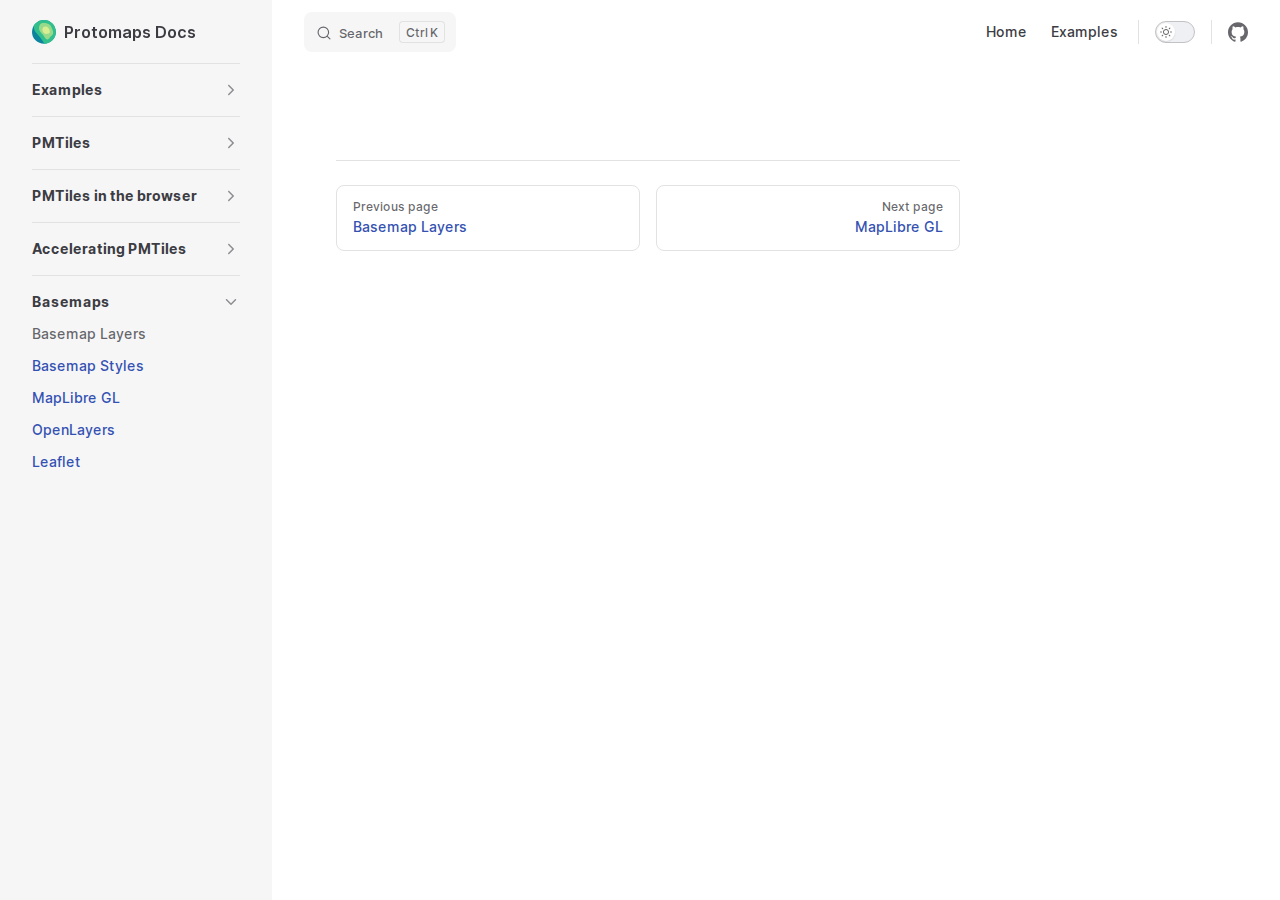
<file: basemaps/styles.html>
<!DOCTYPE html>
<html lang="en-US" dir="ltr">
  <head>
    <meta charset="utf-8">
    <meta name="viewport" content="width=device-width,initial-scale=1">
    <title>Protomaps Docs | Protomaps Docs</title>
    <meta name="description" content="Technical Documentation for Protomaps">
    <link rel="preload stylesheet" href="/assets/style.bde5017b.css" as="style">
    
    <script type="module" src="/assets/app.032c47f3.js"></script>
    <link rel="preload" href="/assets/inter-roman-latin.2ed14f66.woff2" as="font" type="font/woff2" crossorigin="">
    <link rel="modulepreload" href="/assets/chunks/framework.335eea45.js">
    <link rel="modulepreload" href="/assets/chunks/theme.5a3874e2.js">
    <link rel="modulepreload" href="/assets/basemaps_styles.md.c637ee35.lean.js">
    <script id="check-dark-mode">(()=>{const e=localStorage.getItem("vitepress-theme-appearance")||"auto",a=window.matchMedia("(prefers-color-scheme: dark)").matches;(!e||e==="auto"?a:e==="dark")&&document.documentElement.classList.add("dark")})();</script>
    <script id="check-mac-os">document.documentElement.classList.toggle("mac",/Mac|iPhone|iPod|iPad/i.test(navigator.platform));</script>
  </head>
  <body>
    <div id="app"><div class="Layout" data-v-9d8abc1e><!--[--><!--]--><!--[--><span tabindex="-1" data-v-c8291ffa></span><a href="#VPContent" class="VPSkipLink visually-hidden" data-v-c8291ffa> Skip to content </a><!--]--><!----><header class="VPNav" data-v-9d8abc1e data-v-7ad780c2><div class="VPNavBar has-sidebar" data-v-7ad780c2 data-v-f1abbc6e><div class="container" data-v-f1abbc6e><div class="title" data-v-f1abbc6e><div class="VPNavBarTitle has-sidebar" data-v-f1abbc6e data-v-2973dbb4><a class="title" href="/" data-v-2973dbb4><!--[--><!--]--><!--[--><img class="VPImage logo" src="/logo.svg" alt data-v-ab19afbb><!--]--><!--[-->Protomaps Docs<!--]--><!--[--><!--]--></a></div></div><div class="content" data-v-f1abbc6e><div class="curtain" data-v-f1abbc6e></div><div class="content-body" data-v-f1abbc6e><!--[--><!--]--><div class="VPNavBarSearch search" data-v-f1abbc6e><!--[--><!----><div id="local-search"><button type="button" class="DocSearch DocSearch-Button" aria-label="Search"><span class="DocSearch-Button-Container"><svg class="DocSearch-Search-Icon" width="20" height="20" viewBox="0 0 20 20" aria-label="search icon"><path d="M14.386 14.386l4.0877 4.0877-4.0877-4.0877c-2.9418 2.9419-7.7115 2.9419-10.6533 0-2.9419-2.9418-2.9419-7.7115 0-10.6533 2.9418-2.9419 7.7115-2.9419 10.6533 0 2.9419 2.9418 2.9419 7.7115 0 10.6533z" stroke="currentColor" fill="none" fill-rule="evenodd" stroke-linecap="round" stroke-linejoin="round"></path></svg><span class="DocSearch-Button-Placeholder">Search</span></span><span class="DocSearch-Button-Keys"><kbd class="DocSearch-Button-Key"></kbd><kbd class="DocSearch-Button-Key">K</kbd></span></button></div><!--]--></div><nav aria-labelledby="main-nav-aria-label" class="VPNavBarMenu menu" data-v-f1abbc6e data-v-f732b5d0><span id="main-nav-aria-label" class="visually-hidden" data-v-f732b5d0>Main Navigation</span><!--[--><!--[--><a class="VPLink link VPNavBarMenuLink" href="/" tabindex="0" data-v-f732b5d0 data-v-cb318fec><!--[--><span data-v-cb318fec>Home</span><!--]--></a><!--]--><!--[--><a class="VPLink link VPNavBarMenuLink" href="/markdown-examples" tabindex="0" data-v-f732b5d0 data-v-cb318fec><!--[--><span data-v-cb318fec>Examples</span><!--]--></a><!--]--><!--]--></nav><!----><div class="VPNavBarAppearance appearance" data-v-f1abbc6e data-v-283b26e9><button class="VPSwitch VPSwitchAppearance" type="button" role="switch" title="toggle dark mode" aria-checked="false" data-v-283b26e9 data-v-3329432d data-v-1c29e291><span class="check" data-v-1c29e291><span class="icon" data-v-1c29e291><!--[--><svg xmlns="http://www.w3.org/2000/svg" aria-hidden="true" focusable="false" viewbox="0 0 24 24" class="sun" data-v-3329432d><path d="M12,18c-3.3,0-6-2.7-6-6s2.7-6,6-6s6,2.7,6,6S15.3,18,12,18zM12,8c-2.2,0-4,1.8-4,4c0,2.2,1.8,4,4,4c2.2,0,4-1.8,4-4C16,9.8,14.2,8,12,8z"></path><path d="M12,4c-0.6,0-1-0.4-1-1V1c0-0.6,0.4-1,1-1s1,0.4,1,1v2C13,3.6,12.6,4,12,4z"></path><path d="M12,24c-0.6,0-1-0.4-1-1v-2c0-0.6,0.4-1,1-1s1,0.4,1,1v2C13,23.6,12.6,24,12,24z"></path><path d="M5.6,6.6c-0.3,0-0.5-0.1-0.7-0.3L3.5,4.9c-0.4-0.4-0.4-1,0-1.4s1-0.4,1.4,0l1.4,1.4c0.4,0.4,0.4,1,0,1.4C6.2,6.5,5.9,6.6,5.6,6.6z"></path><path d="M19.8,20.8c-0.3,0-0.5-0.1-0.7-0.3l-1.4-1.4c-0.4-0.4-0.4-1,0-1.4s1-0.4,1.4,0l1.4,1.4c0.4,0.4,0.4,1,0,1.4C20.3,20.7,20,20.8,19.8,20.8z"></path><path d="M3,13H1c-0.6,0-1-0.4-1-1s0.4-1,1-1h2c0.6,0,1,0.4,1,1S3.6,13,3,13z"></path><path d="M23,13h-2c-0.6,0-1-0.4-1-1s0.4-1,1-1h2c0.6,0,1,0.4,1,1S23.6,13,23,13z"></path><path d="M4.2,20.8c-0.3,0-0.5-0.1-0.7-0.3c-0.4-0.4-0.4-1,0-1.4l1.4-1.4c0.4-0.4,1-0.4,1.4,0s0.4,1,0,1.4l-1.4,1.4C4.7,20.7,4.5,20.8,4.2,20.8z"></path><path d="M18.4,6.6c-0.3,0-0.5-0.1-0.7-0.3c-0.4-0.4-0.4-1,0-1.4l1.4-1.4c0.4-0.4,1-0.4,1.4,0s0.4,1,0,1.4l-1.4,1.4C18.9,6.5,18.6,6.6,18.4,6.6z"></path></svg><svg xmlns="http://www.w3.org/2000/svg" aria-hidden="true" focusable="false" viewbox="0 0 24 24" class="moon" data-v-3329432d><path d="M12.1,22c-0.3,0-0.6,0-0.9,0c-5.5-0.5-9.5-5.4-9-10.9c0.4-4.8,4.2-8.6,9-9c0.4,0,0.8,0.2,1,0.5c0.2,0.3,0.2,0.8-0.1,1.1c-2,2.7-1.4,6.4,1.3,8.4c2.1,1.6,5,1.6,7.1,0c0.3-0.2,0.7-0.3,1.1-0.1c0.3,0.2,0.5,0.6,0.5,1c-0.2,2.7-1.5,5.1-3.6,6.8C16.6,21.2,14.4,22,12.1,22zM9.3,4.4c-2.9,1-5,3.6-5.2,6.8c-0.4,4.4,2.8,8.3,7.2,8.7c2.1,0.2,4.2-0.4,5.8-1.8c1.1-0.9,1.9-2.1,2.4-3.4c-2.5,0.9-5.3,0.5-7.5-1.1C9.2,11.4,8.1,7.7,9.3,4.4z"></path></svg><!--]--></span></span></button></div><div class="VPSocialLinks VPNavBarSocialLinks social-links" data-v-f1abbc6e data-v-ef6192dc data-v-e71e869c><!--[--><a class="VPSocialLink no-icon" href="https://github.com/protomaps" aria-label="github" target="_blank" rel="noopener" data-v-e71e869c data-v-16cf740a><svg role="img" viewBox="0 0 24 24" xmlns="http://www.w3.org/2000/svg"><title>GitHub</title><path d="M12 .297c-6.63 0-12 5.373-12 12 0 5.303 3.438 9.8 8.205 11.385.6.113.82-.258.82-.577 0-.285-.01-1.04-.015-2.04-3.338.724-4.042-1.61-4.042-1.61C4.422 18.07 3.633 17.7 3.633 17.7c-1.087-.744.084-.729.084-.729 1.205.084 1.838 1.236 1.838 1.236 1.07 1.835 2.809 1.305 3.495.998.108-.776.417-1.305.76-1.605-2.665-.3-5.466-1.332-5.466-5.93 0-1.31.465-2.38 1.235-3.22-.135-.303-.54-1.523.105-3.176 0 0 1.005-.322 3.3 1.23.96-.267 1.98-.399 3-.405 1.02.006 2.04.138 3 .405 2.28-1.552 3.285-1.23 3.285-1.23.645 1.653.24 2.873.12 3.176.765.84 1.23 1.91 1.23 3.22 0 4.61-2.805 5.625-5.475 5.92.42.36.81 1.096.81 2.22 0 1.606-.015 2.896-.015 3.286 0 .315.21.69.825.57C20.565 22.092 24 17.592 24 12.297c0-6.627-5.373-12-12-12"/></svg></a><!--]--></div><div class="VPFlyout VPNavBarExtra extra" data-v-f1abbc6e data-v-c8c2ae4b data-v-aa8de344><button type="button" class="button" aria-haspopup="true" aria-expanded="false" aria-label="extra navigation" data-v-aa8de344><svg xmlns="http://www.w3.org/2000/svg" aria-hidden="true" focusable="false" viewbox="0 0 24 24" class="icon" data-v-aa8de344><circle cx="12" cy="12" r="2"></circle><circle cx="19" cy="12" r="2"></circle><circle cx="5" cy="12" r="2"></circle></svg></button><div class="menu" data-v-aa8de344><div class="VPMenu" data-v-aa8de344 data-v-e42ed9b3><!----><!--[--><!--[--><!----><div class="group" data-v-c8c2ae4b><div class="item appearance" data-v-c8c2ae4b><p class="label" data-v-c8c2ae4b>Appearance</p><div class="appearance-action" data-v-c8c2ae4b><button class="VPSwitch VPSwitchAppearance" type="button" role="switch" title="toggle dark mode" aria-checked="false" data-v-c8c2ae4b data-v-3329432d data-v-1c29e291><span class="check" data-v-1c29e291><span class="icon" data-v-1c29e291><!--[--><svg xmlns="http://www.w3.org/2000/svg" aria-hidden="true" focusable="false" viewbox="0 0 24 24" class="sun" data-v-3329432d><path d="M12,18c-3.3,0-6-2.7-6-6s2.7-6,6-6s6,2.7,6,6S15.3,18,12,18zM12,8c-2.2,0-4,1.8-4,4c0,2.2,1.8,4,4,4c2.2,0,4-1.8,4-4C16,9.8,14.2,8,12,8z"></path><path d="M12,4c-0.6,0-1-0.4-1-1V1c0-0.6,0.4-1,1-1s1,0.4,1,1v2C13,3.6,12.6,4,12,4z"></path><path d="M12,24c-0.6,0-1-0.4-1-1v-2c0-0.6,0.4-1,1-1s1,0.4,1,1v2C13,23.6,12.6,24,12,24z"></path><path d="M5.6,6.6c-0.3,0-0.5-0.1-0.7-0.3L3.5,4.9c-0.4-0.4-0.4-1,0-1.4s1-0.4,1.4,0l1.4,1.4c0.4,0.4,0.4,1,0,1.4C6.2,6.5,5.9,6.6,5.6,6.6z"></path><path d="M19.8,20.8c-0.3,0-0.5-0.1-0.7-0.3l-1.4-1.4c-0.4-0.4-0.4-1,0-1.4s1-0.4,1.4,0l1.4,1.4c0.4,0.4,0.4,1,0,1.4C20.3,20.7,20,20.8,19.8,20.8z"></path><path d="M3,13H1c-0.6,0-1-0.4-1-1s0.4-1,1-1h2c0.6,0,1,0.4,1,1S3.6,13,3,13z"></path><path d="M23,13h-2c-0.6,0-1-0.4-1-1s0.4-1,1-1h2c0.6,0,1,0.4,1,1S23.6,13,23,13z"></path><path d="M4.2,20.8c-0.3,0-0.5-0.1-0.7-0.3c-0.4-0.4-0.4-1,0-1.4l1.4-1.4c0.4-0.4,1-0.4,1.4,0s0.4,1,0,1.4l-1.4,1.4C4.7,20.7,4.5,20.8,4.2,20.8z"></path><path d="M18.4,6.6c-0.3,0-0.5-0.1-0.7-0.3c-0.4-0.4-0.4-1,0-1.4l1.4-1.4c0.4-0.4,1-0.4,1.4,0s0.4,1,0,1.4l-1.4,1.4C18.9,6.5,18.6,6.6,18.4,6.6z"></path></svg><svg xmlns="http://www.w3.org/2000/svg" aria-hidden="true" focusable="false" viewbox="0 0 24 24" class="moon" data-v-3329432d><path d="M12.1,22c-0.3,0-0.6,0-0.9,0c-5.5-0.5-9.5-5.4-9-10.9c0.4-4.8,4.2-8.6,9-9c0.4,0,0.8,0.2,1,0.5c0.2,0.3,0.2,0.8-0.1,1.1c-2,2.7-1.4,6.4,1.3,8.4c2.1,1.6,5,1.6,7.1,0c0.3-0.2,0.7-0.3,1.1-0.1c0.3,0.2,0.5,0.6,0.5,1c-0.2,2.7-1.5,5.1-3.6,6.8C16.6,21.2,14.4,22,12.1,22zM9.3,4.4c-2.9,1-5,3.6-5.2,6.8c-0.4,4.4,2.8,8.3,7.2,8.7c2.1,0.2,4.2-0.4,5.8-1.8c1.1-0.9,1.9-2.1,2.4-3.4c-2.5,0.9-5.3,0.5-7.5-1.1C9.2,11.4,8.1,7.7,9.3,4.4z"></path></svg><!--]--></span></span></button></div></div></div><div class="group" data-v-c8c2ae4b><div class="item social-links" data-v-c8c2ae4b><div class="VPSocialLinks social-links-list" data-v-c8c2ae4b data-v-e71e869c><!--[--><a class="VPSocialLink no-icon" href="https://github.com/protomaps" aria-label="github" target="_blank" rel="noopener" data-v-e71e869c data-v-16cf740a><svg role="img" viewBox="0 0 24 24" xmlns="http://www.w3.org/2000/svg"><title>GitHub</title><path d="M12 .297c-6.63 0-12 5.373-12 12 0 5.303 3.438 9.8 8.205 11.385.6.113.82-.258.82-.577 0-.285-.01-1.04-.015-2.04-3.338.724-4.042-1.61-4.042-1.61C4.422 18.07 3.633 17.7 3.633 17.7c-1.087-.744.084-.729.084-.729 1.205.084 1.838 1.236 1.838 1.236 1.07 1.835 2.809 1.305 3.495.998.108-.776.417-1.305.76-1.605-2.665-.3-5.466-1.332-5.466-5.93 0-1.31.465-2.38 1.235-3.22-.135-.303-.54-1.523.105-3.176 0 0 1.005-.322 3.3 1.23.96-.267 1.98-.399 3-.405 1.02.006 2.04.138 3 .405 2.28-1.552 3.285-1.23 3.285-1.23.645 1.653.24 2.873.12 3.176.765.84 1.23 1.91 1.23 3.22 0 4.61-2.805 5.625-5.475 5.92.42.36.81 1.096.81 2.22 0 1.606-.015 2.896-.015 3.286 0 .315.21.69.825.57C20.565 22.092 24 17.592 24 12.297c0-6.627-5.373-12-12-12"/></svg></a><!--]--></div></div></div><!--]--><!--]--></div></div></div><!--[--><!--]--><button type="button" class="VPNavBarHamburger hamburger" aria-label="mobile navigation" aria-expanded="false" aria-controls="VPNavScreen" data-v-f1abbc6e data-v-6bee1efd><span class="container" data-v-6bee1efd><span class="top" data-v-6bee1efd></span><span class="middle" data-v-6bee1efd></span><span class="bottom" data-v-6bee1efd></span></span></button></div></div></div></div><!----></header><div class="VPLocalNav reached-top" data-v-9d8abc1e data-v-9e669cc1><button class="menu" aria-expanded="false" aria-controls="VPSidebarNav" data-v-9e669cc1><svg xmlns="http://www.w3.org/2000/svg" aria-hidden="true" focusable="false" viewbox="0 0 24 24" class="menu-icon" data-v-9e669cc1><path d="M17,11H3c-0.6,0-1-0.4-1-1s0.4-1,1-1h14c0.6,0,1,0.4,1,1S17.6,11,17,11z"></path><path d="M21,7H3C2.4,7,2,6.6,2,6s0.4-1,1-1h18c0.6,0,1,0.4,1,1S21.6,7,21,7z"></path><path d="M21,15H3c-0.6,0-1-0.4-1-1s0.4-1,1-1h18c0.6,0,1,0.4,1,1S21.6,15,21,15z"></path><path d="M17,19H3c-0.6,0-1-0.4-1-1s0.4-1,1-1h14c0.6,0,1,0.4,1,1S17.6,19,17,19z"></path></svg><span class="menu-text" data-v-9e669cc1>Menu</span></button><div class="VPLocalNavOutlineDropdown" style="--vp-vh:0px;" data-v-9e669cc1 data-v-24251f6f><button data-v-24251f6f>Return to top</button><!----></div></div><aside class="VPSidebar" data-v-9d8abc1e data-v-ee2efba5><div class="curtain" data-v-ee2efba5></div><nav class="nav" id="VPSidebarNav" aria-labelledby="sidebar-aria-label" tabindex="-1" data-v-ee2efba5><span class="visually-hidden" id="sidebar-aria-label" data-v-ee2efba5> Sidebar Navigation </span><!--[--><!--]--><!--[--><div class="group" data-v-ee2efba5><section class="VPSidebarItem level-0 collapsible collapsed" data-v-ee2efba5 data-v-bd01e0d5><div class="item" role="button" tabindex="0" data-v-bd01e0d5><div class="indicator" data-v-bd01e0d5></div><h2 class="text" data-v-bd01e0d5>Examples</h2><div class="caret" role="button" aria-label="toggle section" tabindex="0" data-v-bd01e0d5><svg xmlns="http://www.w3.org/2000/svg" aria-hidden="true" focusable="false" viewbox="0 0 24 24" class="caret-icon" data-v-bd01e0d5><path d="M9,19c-0.3,0-0.5-0.1-0.7-0.3c-0.4-0.4-0.4-1,0-1.4l5.3-5.3L8.3,6.7c-0.4-0.4-0.4-1,0-1.4s1-0.4,1.4,0l6,6c0.4,0.4,0.4,1,0,1.4l-6,6C9.5,18.9,9.3,19,9,19z"></path></svg></div></div><div class="items" data-v-bd01e0d5><!--[--><div class="VPSidebarItem level-1 is-link" data-v-bd01e0d5 data-v-bd01e0d5><div class="item" data-v-bd01e0d5><div class="indicator" data-v-bd01e0d5></div><a class="VPLink link link" href="/markdown-examples" data-v-bd01e0d5><!--[--><p class="text" data-v-bd01e0d5>Markdown Examples</p><!--]--></a><!----></div><!----></div><div class="VPSidebarItem level-1 is-link" data-v-bd01e0d5 data-v-bd01e0d5><div class="item" data-v-bd01e0d5><div class="indicator" data-v-bd01e0d5></div><a class="VPLink link link" href="/api-examples" data-v-bd01e0d5><!--[--><p class="text" data-v-bd01e0d5>Runtime API Examples</p><!--]--></a><!----></div><!----></div><!--]--></div></section></div><div class="group" data-v-ee2efba5><section class="VPSidebarItem level-0 collapsible collapsed" data-v-ee2efba5 data-v-bd01e0d5><div class="item" role="button" tabindex="0" data-v-bd01e0d5><div class="indicator" data-v-bd01e0d5></div><h2 class="text" data-v-bd01e0d5>PMTiles</h2><div class="caret" role="button" aria-label="toggle section" tabindex="0" data-v-bd01e0d5><svg xmlns="http://www.w3.org/2000/svg" aria-hidden="true" focusable="false" viewbox="0 0 24 24" class="caret-icon" data-v-bd01e0d5><path d="M9,19c-0.3,0-0.5-0.1-0.7-0.3c-0.4-0.4-0.4-1,0-1.4l5.3-5.3L8.3,6.7c-0.4-0.4-0.4-1,0-1.4s1-0.4,1.4,0l6,6c0.4,0.4,0.4,1,0,1.4l-6,6C9.5,18.9,9.3,19,9,19z"></path></svg></div></div><div class="items" data-v-bd01e0d5><!--[--><div class="VPSidebarItem level-1 is-link" data-v-bd01e0d5 data-v-bd01e0d5><div class="item" data-v-bd01e0d5><div class="indicator" data-v-bd01e0d5></div><a class="VPLink link link" href="/pmtiles/create" data-v-bd01e0d5><!--[--><p class="text" data-v-bd01e0d5>Creating PMTiles</p><!--]--></a><!----></div><!----></div><div class="VPSidebarItem level-1 is-link" data-v-bd01e0d5 data-v-bd01e0d5><div class="item" data-v-bd01e0d5><div class="indicator" data-v-bd01e0d5></div><a class="VPLink link link" href="/markdown-examples" data-v-bd01e0d5><!--[--><p class="text" data-v-bd01e0d5>Cloud Storage</p><!--]--></a><!----></div><!----></div><!--]--></div></section></div><div class="group" data-v-ee2efba5><section class="VPSidebarItem level-0 collapsible collapsed" data-v-ee2efba5 data-v-bd01e0d5><div class="item" role="button" tabindex="0" data-v-bd01e0d5><div class="indicator" data-v-bd01e0d5></div><h2 class="text" data-v-bd01e0d5>PMTiles in the browser</h2><div class="caret" role="button" aria-label="toggle section" tabindex="0" data-v-bd01e0d5><svg xmlns="http://www.w3.org/2000/svg" aria-hidden="true" focusable="false" viewbox="0 0 24 24" class="caret-icon" data-v-bd01e0d5><path d="M9,19c-0.3,0-0.5-0.1-0.7-0.3c-0.4-0.4-0.4-1,0-1.4l5.3-5.3L8.3,6.7c-0.4-0.4-0.4-1,0-1.4s1-0.4,1.4,0l6,6c0.4,0.4,0.4,1,0,1.4l-6,6C9.5,18.9,9.3,19,9,19z"></path></svg></div></div><div class="items" data-v-bd01e0d5><!--[--><div class="VPSidebarItem level-1 is-link" data-v-bd01e0d5 data-v-bd01e0d5><!----><!----></div><div class="VPSidebarItem level-1 is-link" data-v-bd01e0d5 data-v-bd01e0d5><div class="item" data-v-bd01e0d5><div class="indicator" data-v-bd01e0d5></div><a class="VPLink link link" href="/api-examples" data-v-bd01e0d5><!--[--><p class="text" data-v-bd01e0d5>Runtime API Examples</p><!--]--></a><!----></div><!----></div><!--]--></div></section></div><div class="group" data-v-ee2efba5><section class="VPSidebarItem level-0 collapsible collapsed" data-v-ee2efba5 data-v-bd01e0d5><div class="item" role="button" tabindex="0" data-v-bd01e0d5><div class="indicator" data-v-bd01e0d5></div><h2 class="text" data-v-bd01e0d5>Accelerating PMTiles</h2><div class="caret" role="button" aria-label="toggle section" tabindex="0" data-v-bd01e0d5><svg xmlns="http://www.w3.org/2000/svg" aria-hidden="true" focusable="false" viewbox="0 0 24 24" class="caret-icon" data-v-bd01e0d5><path d="M9,19c-0.3,0-0.5-0.1-0.7-0.3c-0.4-0.4-0.4-1,0-1.4l5.3-5.3L8.3,6.7c-0.4-0.4-0.4-1,0-1.4s1-0.4,1.4,0l6,6c0.4,0.4,0.4,1,0,1.4l-6,6C9.5,18.9,9.3,19,9,19z"></path></svg></div></div><div class="items" data-v-bd01e0d5><!--[--><div class="VPSidebarItem level-1 is-link" data-v-bd01e0d5 data-v-bd01e0d5><div class="item" data-v-bd01e0d5><div class="indicator" data-v-bd01e0d5></div><a class="VPLink link link" href="/pmtiles/create" data-v-bd01e0d5><!--[--><p class="text" data-v-bd01e0d5>AWS</p><!--]--></a><!----></div><!----></div><div class="VPSidebarItem level-1 is-link" data-v-bd01e0d5 data-v-bd01e0d5><div class="item" data-v-bd01e0d5><div class="indicator" data-v-bd01e0d5></div><a class="VPLink link link" href="/markdown-examples" data-v-bd01e0d5><!--[--><p class="text" data-v-bd01e0d5>Cloudflare</p><!--]--></a><!----></div><!----></div><div class="VPSidebarItem level-1 is-link" data-v-bd01e0d5 data-v-bd01e0d5><div class="item" data-v-bd01e0d5><div class="indicator" data-v-bd01e0d5></div><a class="VPLink link link" href="/markdown-examples" data-v-bd01e0d5><!--[--><p class="text" data-v-bd01e0d5>Tileserver</p><!--]--></a><!----></div><!----></div><!--]--></div></section></div><div class="group" data-v-ee2efba5><section class="VPSidebarItem level-0 collapsible has-active" data-v-ee2efba5 data-v-bd01e0d5><div class="item" role="button" tabindex="0" data-v-bd01e0d5><div class="indicator" data-v-bd01e0d5></div><h2 class="text" data-v-bd01e0d5>Basemaps</h2><div class="caret" role="button" aria-label="toggle section" tabindex="0" data-v-bd01e0d5><svg xmlns="http://www.w3.org/2000/svg" aria-hidden="true" focusable="false" viewbox="0 0 24 24" class="caret-icon" data-v-bd01e0d5><path d="M9,19c-0.3,0-0.5-0.1-0.7-0.3c-0.4-0.4-0.4-1,0-1.4l5.3-5.3L8.3,6.7c-0.4-0.4-0.4-1,0-1.4s1-0.4,1.4,0l6,6c0.4,0.4,0.4,1,0,1.4l-6,6C9.5,18.9,9.3,19,9,19z"></path></svg></div></div><div class="items" data-v-bd01e0d5><!--[--><div class="VPSidebarItem level-1 is-link" data-v-bd01e0d5 data-v-bd01e0d5><div class="item" data-v-bd01e0d5><div class="indicator" data-v-bd01e0d5></div><a class="VPLink link link" href="/basemaps/layers" data-v-bd01e0d5><!--[--><p class="text" data-v-bd01e0d5>Basemap Layers</p><!--]--></a><!----></div><!----></div><div class="VPSidebarItem level-1 is-link" data-v-bd01e0d5 data-v-bd01e0d5><div class="item" data-v-bd01e0d5><div class="indicator" data-v-bd01e0d5></div><a class="VPLink link link" href="/basemaps/styles" data-v-bd01e0d5><!--[--><p class="text" data-v-bd01e0d5>Basemap Styles</p><!--]--></a><!----></div><!----></div><div class="VPSidebarItem level-1 is-link" data-v-bd01e0d5 data-v-bd01e0d5><div class="item" data-v-bd01e0d5><div class="indicator" data-v-bd01e0d5></div><a class="VPLink link link" href="/basemaps/styles" data-v-bd01e0d5><!--[--><p class="text" data-v-bd01e0d5>MapLibre GL</p><!--]--></a><!----></div><!----></div><div class="VPSidebarItem level-1 is-link" data-v-bd01e0d5 data-v-bd01e0d5><div class="item" data-v-bd01e0d5><div class="indicator" data-v-bd01e0d5></div><a class="VPLink link link" href="/basemaps/styles" data-v-bd01e0d5><!--[--><p class="text" data-v-bd01e0d5>OpenLayers</p><!--]--></a><!----></div><!----></div><div class="VPSidebarItem level-1 is-link" data-v-bd01e0d5 data-v-bd01e0d5><div class="item" data-v-bd01e0d5><div class="indicator" data-v-bd01e0d5></div><a class="VPLink link link" href="/basemaps/styles" data-v-bd01e0d5><!--[--><p class="text" data-v-bd01e0d5>Leaflet</p><!--]--></a><!----></div><!----></div><!--]--></div></section></div><!--]--><!--[--><!--]--></nav></aside><div class="VPContent has-sidebar" id="VPContent" data-v-9d8abc1e data-v-3cf691b6><div class="VPDoc has-sidebar has-aside" data-v-3cf691b6 data-v-a3c25e27><!--[--><!--]--><div class="container" data-v-a3c25e27><div class="aside" data-v-a3c25e27><div class="aside-curtain" data-v-a3c25e27></div><div class="aside-container" data-v-a3c25e27><div class="aside-content" data-v-a3c25e27><div class="VPDocAside" data-v-a3c25e27 data-v-cb998dce><!--[--><!--]--><!--[--><!--]--><div class="VPDocAsideOutline" role="navigation" data-v-cb998dce data-v-3a6c4994><div class="content" data-v-3a6c4994><div class="outline-marker" data-v-3a6c4994></div><div class="outline-title" role="heading" aria-level="2" data-v-3a6c4994>On this page</div><nav aria-labelledby="doc-outline-aria-label" data-v-3a6c4994><span class="visually-hidden" id="doc-outline-aria-label" data-v-3a6c4994> Table of Contents for current page </span><ul class="root" data-v-3a6c4994 data-v-463da30f><!--[--><!--]--></ul></nav></div></div><!--[--><!--]--><div class="spacer" data-v-cb998dce></div><!--[--><!--]--><!----><!--[--><!--]--><!--[--><!--]--></div></div></div></div><div class="content" data-v-a3c25e27><div class="content-container" data-v-a3c25e27><!--[--><!--]--><!----><main class="main" data-v-a3c25e27><div style="position:relative;" class="vp-doc _basemaps_styles" data-v-a3c25e27><div></div></div></main><footer class="VPDocFooter" data-v-a3c25e27 data-v-a2d931e4><!--[--><!--]--><!----><nav class="prev-next" data-v-a2d931e4><div class="pager" data-v-a2d931e4><a class="pager-link prev" href="/basemaps/layers" data-v-a2d931e4><span class="desc" data-v-a2d931e4>Previous page</span><span class="title" data-v-a2d931e4>Basemap Layers</span></a></div><div class="pager" data-v-a2d931e4><a class="pager-link next" href="/basemaps/styles" data-v-a2d931e4><span class="desc" data-v-a2d931e4>Next page</span><span class="title" data-v-a2d931e4>MapLibre GL</span></a></div></nav></footer><!--[--><!--]--></div></div></div><!--[--><!--]--></div></div><!----><!--[--><!--]--></div></div>
    <script>window.__VP_HASH_MAP__=JSON.parse("{\"readme.md\":\"01ee5514\",\"markdown-examples.md\":\"65a195ff\",\"api-examples.md\":\"5ec4d816\",\"basemaps_styles.md\":\"c637ee35\",\"index.md\":\"33ac2f46\",\"basemaps_layers.md\":\"9a1a852d\"}");window.__VP_SITE_DATA__=JSON.parse("{\"lang\":\"en-US\",\"dir\":\"ltr\",\"title\":\"Protomaps Docs\",\"description\":\"Technical Documentation for Protomaps\",\"base\":\"/\",\"head\":[],\"appearance\":true,\"themeConfig\":{\"logo\":\"/logo.svg\",\"nav\":[{\"text\":\"Home\",\"link\":\"/\"},{\"text\":\"Examples\",\"link\":\"/markdown-examples\"}],\"sidebar\":[{\"text\":\"Examples\",\"collapsed\":true,\"items\":[{\"text\":\"Markdown Examples\",\"link\":\"/markdown-examples\"},{\"text\":\"Runtime API Examples\",\"link\":\"/api-examples\"}]},{\"text\":\"PMTiles\",\"collapsed\":true,\"items\":[{\"text\":\"Creating PMTiles\",\"link\":\"/pmtiles/create\"},{\"text\":\"Cloud Storage\",\"link\":\"/markdown-examples\"}]},{\"text\":\"PMTiles in the browser\",\"collapsed\":true,\"items\":[{\"text\":\"\",\"link\":\"/markdown-examples\"},{\"text\":\"Runtime API Examples\",\"link\":\"/api-examples\"}]},{\"text\":\"Accelerating PMTiles\",\"collapsed\":true,\"items\":[{\"text\":\"AWS\",\"link\":\"/pmtiles/create\"},{\"text\":\"Cloudflare\",\"link\":\"/markdown-examples\"},{\"text\":\"Tileserver\",\"link\":\"/markdown-examples\"}]},{\"text\":\"Basemaps\",\"collapsed\":true,\"items\":[{\"text\":\"Basemap Layers\",\"link\":\"/basemaps/layers\"},{\"text\":\"Basemap Styles\",\"link\":\"/basemaps/styles\"},{\"text\":\"MapLibre GL\",\"link\":\"/basemaps/styles\"},{\"text\":\"OpenLayers\",\"link\":\"/basemaps/styles\"},{\"text\":\"Leaflet\",\"link\":\"/basemaps/styles\"}]}],\"socialLinks\":[{\"icon\":\"github\",\"link\":\"https://github.com/protomaps\"}],\"search\":{\"provider\":\"local\"}},\"locales\":{},\"scrollOffset\":90,\"cleanUrls\":true}");</script>
    
  </body>
</html>
</file>
<file: assets/style.bde5017b.css>
@font-face{font-family:Inter var;font-weight:100 900;font-display:swap;font-style:normal;font-named-instance:"Regular";src:url(/assets/inter-roman-cyrillic.5f2c6c8c.woff2) format("woff2");unicode-range:U+0301,U+0400-045F,U+0490-0491,U+04B0-04B1,U+2116}@font-face{font-family:Inter var;font-weight:100 900;font-display:swap;font-style:normal;font-named-instance:"Regular";src:url(/assets/inter-roman-cyrillic-ext.e75737ce.woff2) format("woff2");unicode-range:U+0460-052F,U+1C80-1C88,U+20B4,U+2DE0-2DFF,U+A640-A69F,U+FE2E-FE2F}@font-face{font-family:Inter var;font-weight:100 900;font-display:swap;font-style:normal;font-named-instance:"Regular";src:url(/assets/inter-roman-greek.d5a6d92a.woff2) format("woff2");unicode-range:U+0370-03FF}@font-face{font-family:Inter var;font-weight:100 900;font-display:swap;font-style:normal;font-named-instance:"Regular";src:url(/assets/inter-roman-greek-ext.ab0619bc.woff2) format("woff2");unicode-range:U+1F00-1FFF}@font-face{font-family:Inter var;font-weight:100 900;font-display:swap;font-style:normal;font-named-instance:"Regular";src:url(/assets/inter-roman-latin.2ed14f66.woff2) format("woff2");unicode-range:U+0000-00FF,U+0131,U+0152-0153,U+02BB-02BC,U+02C6,U+02DA,U+02DC,U+2000-206F,U+2074,U+20AC,U+2122,U+2191,U+2193,U+2212,U+2215,U+FEFF,U+FFFD}@font-face{font-family:Inter var;font-weight:100 900;font-display:swap;font-style:normal;font-named-instance:"Regular";src:url(/assets/inter-roman-latin-ext.0030eebd.woff2) format("woff2");unicode-range:U+0100-024F,U+0259,U+1E00-1EFF,U+2020,U+20A0-20AB,U+20AD-20CF,U+2113,U+2C60-2C7F,U+A720-A7FF}@font-face{font-family:Inter var;font-weight:100 900;font-display:swap;font-style:normal;font-named-instance:"Regular";src:url(/assets/inter-roman-vietnamese.14ce25a6.woff2) format("woff2");unicode-range:U+0102-0103,U+0110-0111,U+0128-0129,U+0168-0169,U+01A0-01A1,U+01AF-01B0,U+1EA0-1EF9,U+20AB}@font-face{font-family:Inter var;font-weight:100 900;font-display:swap;font-style:italic;font-named-instance:"Italic";src:url(/assets/inter-italic-cyrillic.ea42a392.woff2) format("woff2");unicode-range:U+0301,U+0400-045F,U+0490-0491,U+04B0-04B1,U+2116}@font-face{font-family:Inter var;font-weight:100 900;font-display:swap;font-style:italic;font-named-instance:"Italic";src:url(/assets/inter-italic-cyrillic-ext.33bd5a8e.woff2) format("woff2");unicode-range:U+0460-052F,U+1C80-1C88,U+20B4,U+2DE0-2DFF,U+A640-A69F,U+FE2E-FE2F}@font-face{font-family:Inter var;font-weight:100 900;font-display:swap;font-style:italic;font-named-instance:"Italic";src:url(/assets/inter-italic-greek.8f4463c4.woff2) format("woff2");unicode-range:U+0370-03FF}@font-face{font-family:Inter var;font-weight:100 900;font-display:swap;font-style:italic;font-named-instance:"Italic";src:url(/assets/inter-italic-greek-ext.4fbe9427.woff2) format("woff2");unicode-range:U+1F00-1FFF}@font-face{font-family:Inter var;font-weight:100 900;font-display:swap;font-style:italic;font-named-instance:"Italic";src:url(/assets/inter-italic-latin.bd3b6f56.woff2) format("woff2");unicode-range:U+0000-00FF,U+0131,U+0152-0153,U+02BB-02BC,U+02C6,U+02DA,U+02DC,U+2000-206F,U+2074,U+20AC,U+2122,U+2191,U+2193,U+2212,U+2215,U+FEFF,U+FFFD}@font-face{font-family:Inter var;font-weight:100 900;font-display:swap;font-style:italic;font-named-instance:"Italic";src:url(/assets/inter-italic-latin-ext.bd8920cc.woff2) format("woff2");unicode-range:U+0100-024F,U+0259,U+1E00-1EFF,U+2020,U+20A0-20AB,U+20AD-20CF,U+2113,U+2C60-2C7F,U+A720-A7FF}@font-face{font-family:Inter var;font-weight:100 900;font-display:swap;font-style:italic;font-named-instance:"Italic";src:url(/assets/inter-italic-vietnamese.6ce511fb.woff2) format("woff2");unicode-range:U+0102-0103,U+0110-0111,U+0128-0129,U+0168-0169,U+01A0-01A1,U+01AF-01B0,U+1EA0-1EF9,U+20AB}@font-face{font-family:Chinese Quotes;src:local("PingFang SC Regular"),local("PingFang SC"),local("SimHei"),local("Source Han Sans SC");unicode-range:U+2018,U+2019,U+201C,U+201D}:root{--vp-c-white: #ffffff;--vp-c-black: #000000;--vp-c-neutral: var(--vp-c-black);--vp-c-neutral-inverse: var(--vp-c-white)}.dark{--vp-c-neutral: var(--vp-c-white);--vp-c-neutral-inverse: var(--vp-c-black)}:root{--vp-c-gray-1: #dddde3;--vp-c-gray-2: #e4e4e9;--vp-c-gray-3: #ebebef;--vp-c-gray-soft: rgba(142, 150, 170, .14);--vp-c-indigo-1: #3451b2;--vp-c-indigo-2: #3a5ccc;--vp-c-indigo-3: #5672cd;--vp-c-indigo-soft: rgba(100, 108, 255, .14);--vp-c-green-1: #18794e;--vp-c-green-2: #299764;--vp-c-green-3: #30a46c;--vp-c-green-soft: rgba(16, 185, 129, .14);--vp-c-yellow-1: #915930;--vp-c-yellow-2: #946300;--vp-c-yellow-3: #9f6a00;--vp-c-yellow-soft: rgba(234, 179, 8, .14);--vp-c-red-1: #b8272c;--vp-c-red-2: #d5393e;--vp-c-red-3: #e0575b;--vp-c-red-soft: rgba(244, 63, 94, .14);--vp-c-sponsor: #db2777}.dark{--vp-c-gray-1: #515c67;--vp-c-gray-2: #414853;--vp-c-gray-3: #32363f;--vp-c-gray-soft: rgba(101, 117, 133, .16);--vp-c-indigo-1: #a8b1ff;--vp-c-indigo-2: #5c73e7;--vp-c-indigo-3: #3e63dd;--vp-c-indigo-soft: rgba(100, 108, 255, .16);--vp-c-green-1: #3dd68c;--vp-c-green-2: #30a46c;--vp-c-green-3: #298459;--vp-c-green-soft: rgba(16, 185, 129, .16);--vp-c-yellow-1: #f9b44e;--vp-c-yellow-2: #da8b17;--vp-c-yellow-3: #a46a0a;--vp-c-yellow-soft: rgba(234, 179, 8, .16);--vp-c-red-1: #f66f81;--vp-c-red-2: #f14158;--vp-c-red-3: #b62a3c;--vp-c-red-soft: rgba(244, 63, 94, .16)}:root{--vp-c-bg: #ffffff;--vp-c-bg-alt: #f6f6f7;--vp-c-bg-elv: #ffffff;--vp-c-bg-soft: #f6f6f7}.dark{--vp-c-bg: #1b1b1f;--vp-c-bg-alt: #161618;--vp-c-bg-elv: #202127;--vp-c-bg-soft: #202127}:root{--vp-c-border: #c2c2c4;--vp-c-divider: #e2e2e3;--vp-c-gutter: #e2e2e3}.dark{--vp-c-border: #3c3f44;--vp-c-divider: #2e2e32;--vp-c-gutter: #000000}:root{--vp-c-text-1: rgba(60, 60, 67);--vp-c-text-2: rgba(60, 60, 67, .78);--vp-c-text-3: rgba(60, 60, 67, .56)}.dark{--vp-c-text-1: rgba(255, 255, 245, .86);--vp-c-text-2: rgba(235, 235, 245, .6);--vp-c-text-3: rgba(235, 235, 245, .38)}:root{--vp-c-default-1: var(--vp-c-gray-1);--vp-c-default-2: var(--vp-c-gray-2);--vp-c-default-3: var(--vp-c-gray-3);--vp-c-default-soft: var(--vp-c-gray-soft);--vp-c-brand-1: var(--vp-c-indigo-1);--vp-c-brand-2: var(--vp-c-indigo-2);--vp-c-brand-3: var(--vp-c-indigo-3);--vp-c-brand-soft: var(--vp-c-indigo-soft);--vp-c-brand: var(--vp-c-brand-1);--vp-c-tip-1: var(--vp-c-brand-1);--vp-c-tip-2: var(--vp-c-brand-2);--vp-c-tip-3: var(--vp-c-brand-3);--vp-c-tip-soft: var(--vp-c-brand-soft);--vp-c-warning-1: var(--vp-c-yellow-1);--vp-c-warning-2: var(--vp-c-yellow-2);--vp-c-warning-3: var(--vp-c-yellow-3);--vp-c-warning-soft: var(--vp-c-yellow-soft);--vp-c-danger-1: var(--vp-c-red-1);--vp-c-danger-2: var(--vp-c-red-2);--vp-c-danger-3: var(--vp-c-red-3);--vp-c-danger-soft: var(--vp-c-red-soft)}:root{--vp-font-family-base: "Chinese Quotes", "Inter var", "Inter", ui-sans-serif, system-ui, -apple-system, BlinkMacSystemFont, "Segoe UI", Roboto, "Helvetica Neue", Helvetica, Arial, "Noto Sans", sans-serif, "Apple Color Emoji", "Segoe UI Emoji", "Segoe UI Symbol", "Noto Color Emoji";--vp-font-family-mono: ui-monospace, SFMono-Regular, "SF Mono", Menlo, Monaco, Consolas, "Liberation Mono", "Courier New", monospace}:root{--vp-shadow-1: 0 1px 2px rgba(0, 0, 0, .04), 0 1px 2px rgba(0, 0, 0, .06);--vp-shadow-2: 0 3px 12px rgba(0, 0, 0, .07), 0 1px 4px rgba(0, 0, 0, .07);--vp-shadow-3: 0 12px 32px rgba(0, 0, 0, .1), 0 2px 6px rgba(0, 0, 0, .08);--vp-shadow-4: 0 14px 44px rgba(0, 0, 0, .12), 0 3px 9px rgba(0, 0, 0, .12);--vp-shadow-5: 0 18px 56px rgba(0, 0, 0, .16), 0 4px 12px rgba(0, 0, 0, .16)}:root{--vp-z-index-footer: 10;--vp-z-index-local-nav: 20;--vp-z-index-nav: 30;--vp-z-index-layout-top: 40;--vp-z-index-backdrop: 50;--vp-z-index-sidebar: 60}:root{--vp-icon-copy: url("data:image/svg+xml,%3Csvg xmlns='http://www.w3.org/2000/svg' fill='none' height='20' width='20' stroke='rgba(128,128,128,1)' stroke-width='2' viewBox='0 0 24 24'%3E%3Cpath stroke-linecap='round' stroke-linejoin='round' d='M9 5H7a2 2 0 0 0-2 2v12a2 2 0 0 0 2 2h10a2 2 0 0 0 2-2V7a2 2 0 0 0-2-2h-2M9 5a2 2 0 0 0 2 2h2a2 2 0 0 0 2-2M9 5a2 2 0 0 1 2-2h2a2 2 0 0 1 2 2'/%3E%3C/svg%3E");--vp-icon-copied: url("data:image/svg+xml,%3Csvg xmlns='http://www.w3.org/2000/svg' fill='none' height='20' width='20' stroke='rgba(128,128,128,1)' stroke-width='2' viewBox='0 0 24 24'%3E%3Cpath stroke-linecap='round' stroke-linejoin='round' d='M9 5H7a2 2 0 0 0-2 2v12a2 2 0 0 0 2 2h10a2 2 0 0 0 2-2V7a2 2 0 0 0-2-2h-2M9 5a2 2 0 0 0 2 2h2a2 2 0 0 0 2-2M9 5a2 2 0 0 1 2-2h2a2 2 0 0 1 2 2m-6 9 2 2 4-4'/%3E%3C/svg%3E")}:root{--vp-layout-max-width: 1440px}:root{--vp-header-anchor-symbol: "#"}:root{--vp-code-line-height: 1.7;--vp-code-font-size: .875em;--vp-code-color: var(--vp-c-brand-1);--vp-code-link-color: var(--vp-c-brand-1);--vp-code-link-hover-color: var(--vp-c-brand-2);--vp-code-bg: var(--vp-c-default-soft);--vp-code-block-color: var(--vp-c-text-2);--vp-code-block-bg: var(--vp-c-bg-alt);--vp-code-block-divider-color: var(--vp-c-gutter);--vp-code-lang-color: var(--vp-c-text-3);--vp-code-line-highlight-color: var(--vp-c-default-soft);--vp-code-line-number-color: var(--vp-c-text-3);--vp-code-line-diff-add-color: var(--vp-c-green-soft);--vp-code-line-diff-add-symbol-color: var(--vp-c-green-1);--vp-code-line-diff-remove-color: var(--vp-c-red-soft);--vp-code-line-diff-remove-symbol-color: var(--vp-c-red-1);--vp-code-line-warning-color: var(--vp-c-yellow-soft);--vp-code-line-error-color: var(--vp-c-red-soft);--vp-code-copy-code-border-color: var(--vp-c-divider);--vp-code-copy-code-bg: var(--vp-c-bg-soft);--vp-code-copy-code-hover-border-color: var(--vp-c-divider);--vp-code-copy-code-hover-bg: var(--vp-c-bg);--vp-code-copy-code-active-text: var(--vp-c-text-2);--vp-code-copy-copied-text-content: "Copied";--vp-code-tab-divider: var(--vp-code-block-divider-color);--vp-code-tab-text-color: var(--vp-c-text-2);--vp-code-tab-bg: var(--vp-code-block-bg);--vp-code-tab-hover-text-color: var(--vp-c-text-1);--vp-code-tab-active-text-color: var(--vp-c-text-1);--vp-code-tab-active-bar-color: var(--vp-c-brand-1)}:root{--vp-button-brand-border: transparent;--vp-button-brand-text: var(--vp-c-white);--vp-button-brand-bg: var(--vp-c-brand-3);--vp-button-brand-hover-border: transparent;--vp-button-brand-hover-text: var(--vp-c-white);--vp-button-brand-hover-bg: var(--vp-c-brand-2);--vp-button-brand-active-border: transparent;--vp-button-brand-active-text: var(--vp-c-white);--vp-button-brand-active-bg: var(--vp-c-brand-1);--vp-button-alt-border: transparent;--vp-button-alt-text: var(--vp-c-text-1);--vp-button-alt-bg: var(--vp-c-default-3);--vp-button-alt-hover-border: transparent;--vp-button-alt-hover-text: var(--vp-c-text-1);--vp-button-alt-hover-bg: var(--vp-c-default-2);--vp-button-alt-active-border: transparent;--vp-button-alt-active-text: var(--vp-c-text-1);--vp-button-alt-active-bg: var(--vp-c-default-1);--vp-button-sponsor-border: var(--vp-c-text-2);--vp-button-sponsor-text: var(--vp-c-text-2);--vp-button-sponsor-bg: transparent;--vp-button-sponsor-hover-border: var(--vp-c-sponsor);--vp-button-sponsor-hover-text: var(--vp-c-sponsor);--vp-button-sponsor-hover-bg: transparent;--vp-button-sponsor-active-border: var(--vp-c-sponsor);--vp-button-sponsor-active-text: var(--vp-c-sponsor);--vp-button-sponsor-active-bg: transparent}:root{--vp-custom-block-font-size: 14px;--vp-custom-block-code-font-size: 13px;--vp-custom-block-info-border: transparent;--vp-custom-block-info-text: var(--vp-c-text-1);--vp-custom-block-info-bg: var(--vp-c-default-soft);--vp-custom-block-info-code-bg: var(--vp-c-default-soft);--vp-custom-block-tip-border: transparent;--vp-custom-block-tip-text: var(--vp-c-text-1);--vp-custom-block-tip-bg: var(--vp-c-brand-soft);--vp-custom-block-tip-code-bg: var(--vp-c-brand-soft);--vp-custom-block-warning-border: transparent;--vp-custom-block-warning-text: var(--vp-c-text-1);--vp-custom-block-warning-bg: var(--vp-c-warning-soft);--vp-custom-block-warning-code-bg: var(--vp-c-warning-soft);--vp-custom-block-danger-border: transparent;--vp-custom-block-danger-text: var(--vp-c-text-1);--vp-custom-block-danger-bg: var(--vp-c-danger-soft);--vp-custom-block-danger-code-bg: var(--vp-c-danger-soft);--vp-custom-block-details-border: var(--vp-custom-block-info-border);--vp-custom-block-details-text: var(--vp-custom-block-info-text);--vp-custom-block-details-bg: var(--vp-custom-block-info-bg);--vp-custom-block-details-code-bg: var(--vp-custom-block-info-code-bg)}:root{--vp-input-border-color: var(--vp-c-border);--vp-input-bg-color: var(--vp-c-bg-alt);--vp-input-switch-bg-color: var(--vp-c-gray-soft)}:root{--vp-nav-height: 64px;--vp-nav-bg-color: var(--vp-c-bg);--vp-nav-screen-bg-color: var(--vp-c-bg);--vp-nav-logo-height: 24px}.hide-nav{--vp-nav-height: 0px}.hide-nav .VPSidebar{--vp-nav-height: 22px}:root{--vp-local-nav-bg-color: var(--vp-c-bg)}:root{--vp-sidebar-width: 272px;--vp-sidebar-bg-color: var(--vp-c-bg-alt)}:root{--vp-backdrop-bg-color: rgba(0, 0, 0, .6)}:root{--vp-home-hero-name-color: var(--vp-c-brand-1);--vp-home-hero-name-background: transparent;--vp-home-hero-image-background-image: none;--vp-home-hero-image-filter: none}:root{--vp-badge-info-border: transparent;--vp-badge-info-text: var(--vp-c-text-2);--vp-badge-info-bg: var(--vp-c-default-soft);--vp-badge-tip-border: transparent;--vp-badge-tip-text: var(--vp-c-brand-1);--vp-badge-tip-bg: var(--vp-c-brand-soft);--vp-badge-warning-border: transparent;--vp-badge-warning-text: var(--vp-c-warning-1);--vp-badge-warning-bg: var(--vp-c-warning-soft);--vp-badge-danger-border: transparent;--vp-badge-danger-text: var(--vp-c-danger-1);--vp-badge-danger-bg: var(--vp-c-danger-soft)}:root{--vp-carbon-ads-text-color: var(--vp-c-text-1);--vp-carbon-ads-poweredby-color: var(--vp-c-text-2);--vp-carbon-ads-bg-color: var(--vp-c-bg-soft);--vp-carbon-ads-hover-text-color: var(--vp-c-brand-1);--vp-carbon-ads-hover-poweredby-color: var(--vp-c-text-1)}:root{--vp-local-search-bg: var(--vp-c-bg);--vp-local-search-result-bg: var(--vp-c-bg);--vp-local-search-result-border: var(--vp-c-divider);--vp-local-search-result-selected-bg: var(--vp-c-bg);--vp-local-search-result-selected-border: var(--vp-c-brand-1);--vp-local-search-highlight-bg: var(--vp-c-brand-1);--vp-local-search-highlight-text: var(--vp-c-neutral-inverse)}@media (prefers-reduced-motion: reduce){*,:before,:after{animation-delay:-1ms!important;animation-duration:1ms!important;animation-iteration-count:1!important;background-attachment:initial!important;scroll-behavior:auto!important;transition-duration:0s!important;transition-delay:0s!important}}*,:before,:after{box-sizing:border-box}html{line-height:1.4;font-size:16px;-webkit-text-size-adjust:100%}html.dark{color-scheme:dark}body{margin:0;width:100%;min-width:320px;min-height:100vh;line-height:24px;font-family:var(--vp-font-family-base);font-size:16px;font-weight:400;color:var(--vp-c-text-1);background-color:var(--vp-c-bg);direction:ltr;font-synthesis:style;text-rendering:optimizeLegibility;-webkit-font-smoothing:antialiased;-moz-osx-font-smoothing:grayscale}main{display:block}h1,h2,h3,h4,h5,h6{margin:0;line-height:24px;font-size:16px;font-weight:400}p{margin:0}strong,b{font-weight:600}a,area,button,[role=button],input,label,select,summary,textarea{touch-action:manipulation}a{color:inherit;text-decoration:inherit}ol,ul{list-style:none;margin:0;padding:0}blockquote{margin:0}pre,code,kbd,samp{font-family:var(--vp-font-family-mono)}img,svg,video,canvas,audio,iframe,embed,object{display:block}figure{margin:0}img,video{max-width:100%;height:auto}button,input,optgroup,select,textarea{border:0;padding:0;line-height:inherit;color:inherit}button{padding:0;font-family:inherit;background-color:transparent;background-image:none}button:enabled,[role=button]:enabled{cursor:pointer}button:focus,button:focus-visible{outline:1px dotted;outline:4px auto -webkit-focus-ring-color}button:focus:not(:focus-visible){outline:none!important}input:focus,textarea:focus,select:focus{outline:none}table{border-collapse:collapse}input{background-color:transparent}input:-ms-input-placeholder,textarea:-ms-input-placeholder{color:var(--vp-c-text-3)}input::-ms-input-placeholder,textarea::-ms-input-placeholder{color:var(--vp-c-text-3)}input::placeholder,textarea::placeholder{color:var(--vp-c-text-3)}input::-webkit-outer-spin-button,input::-webkit-inner-spin-button{-webkit-appearance:none;margin:0}input[type=number]{-moz-appearance:textfield}textarea{resize:vertical}select{-webkit-appearance:none}fieldset{margin:0;padding:0}h1,h2,h3,h4,h5,h6,li,p{overflow-wrap:break-word}vite-error-overlay{z-index:9999}mjx-container{display:inline-block;margin:auto 2px -2px}mjx-container>svg{margin:auto}.visually-hidden{position:absolute;width:1px;height:1px;white-space:nowrap;clip:rect(0 0 0 0);clip-path:inset(50%);overflow:hidden}.custom-block{border:1px solid transparent;border-radius:8px;padding:16px 16px 8px;line-height:24px;font-size:var(--vp-custom-block-font-size);color:var(--vp-c-text-2)}.custom-block.info{border-color:var(--vp-custom-block-info-border);color:var(--vp-custom-block-info-text);background-color:var(--vp-custom-block-info-bg)}.custom-block.info a,.custom-block.info code{color:var(--vp-c-brand-1)}.custom-block.info a:hover{color:var(--vp-c-brand-2)}.custom-block.info code{background-color:var(--vp-custom-block-info-code-bg)}.custom-block.tip{border-color:var(--vp-custom-block-tip-border);color:var(--vp-custom-block-tip-text);background-color:var(--vp-custom-block-tip-bg)}.custom-block.tip a,.custom-block.tip code{color:var(--vp-c-brand-1)}.custom-block.tip a:hover{color:var(--vp-c-brand-2)}.custom-block.tip code{background-color:var(--vp-custom-block-tip-code-bg)}.custom-block.warning{border-color:var(--vp-custom-block-warning-border);color:var(--vp-custom-block-warning-text);background-color:var(--vp-custom-block-warning-bg)}.custom-block.warning a,.custom-block.warning code{color:var(--vp-c-warning-1)}.custom-block.warning a:hover{color:var(--vp-c-warning-2)}.custom-block.warning code{background-color:var(--vp-custom-block-warning-code-bg)}.custom-block.danger{border-color:var(--vp-custom-block-danger-border);color:var(--vp-custom-block-danger-text);background-color:var(--vp-custom-block-danger-bg)}.custom-block.danger a,.custom-block.danger code{color:var(--vp-c-danger-1)}.custom-block.danger a:hover{color:var(--vp-c-danger-2)}.custom-block.danger code{background-color:var(--vp-custom-block-danger-code-bg)}.custom-block.details{border-color:var(--vp-custom-block-details-border);color:var(--vp-custom-block-details-text);background-color:var(--vp-custom-block-details-bg)}.custom-block.details a{color:var(--vp-c-brand-1)}.custom-block.details a:hover{color:var(--vp-c-brand-2)}.custom-block.details code{background-color:var(--vp-custom-block-details-code-bg)}.custom-block-title{font-weight:600}.custom-block p+p{margin:8px 0}.custom-block.details summary{margin:0 0 8px;font-weight:700;cursor:pointer}.custom-block.details summary+p{margin:8px 0}.custom-block a{color:inherit;font-weight:600;text-decoration:underline;text-underline-offset:2px;transition:opacity .25s}.custom-block a:hover{opacity:.75}.custom-block code{font-size:var(--vp-custom-block-code-font-size)}.custom-block.custom-block th,.custom-block.custom-block blockquote>p{font-size:var(--vp-custom-block-font-size);color:inherit}.dark .vp-code-light{display:none}html:not(.dark) .vp-code-dark{display:none}.vp-code-group{margin-top:16px}.vp-code-group .tabs{position:relative;display:flex;margin-right:-24px;margin-left:-24px;padding:0 12px;background-color:var(--vp-code-tab-bg);overflow-x:auto;overflow-y:hidden;box-shadow:inset 0 -1px var(--vp-code-tab-divider)}@media (min-width: 640px){.vp-code-group .tabs{margin-right:0;margin-left:0;border-radius:8px 8px 0 0}}.vp-code-group .tabs input{position:fixed;opacity:0;pointer-events:none}.vp-code-group .tabs label{position:relative;display:inline-block;border-bottom:1px solid transparent;padding:0 12px;line-height:48px;font-size:14px;font-weight:500;color:var(--vp-code-tab-text-color);white-space:nowrap;cursor:pointer;transition:color .25s}.vp-code-group .tabs label:after{position:absolute;right:8px;bottom:-1px;left:8px;z-index:1;height:2px;border-radius:2px;content:"";background-color:transparent;transition:background-color .25s}.vp-code-group label:hover{color:var(--vp-code-tab-hover-text-color)}.vp-code-group input:checked+label{color:var(--vp-code-tab-active-text-color)}.vp-code-group input:checked+label:after{background-color:var(--vp-code-tab-active-bar-color)}.vp-code-group div[class*=language-],.vp-block{display:none;margin-top:0!important;border-top-left-radius:0!important;border-top-right-radius:0!important}.vp-code-group div[class*=language-].active,.vp-block.active{display:block}.vp-block{padding:20px 24px}.vp-doc h1,.vp-doc h2,.vp-doc h3,.vp-doc h4,.vp-doc h5,.vp-doc h6{position:relative;font-weight:600;outline:none}.vp-doc h1{letter-spacing:-.02em;line-height:40px;font-size:28px}.vp-doc h2{margin:48px 0 16px;border-top:1px solid var(--vp-c-divider);padding-top:24px;letter-spacing:-.02em;line-height:32px;font-size:24px}.vp-doc h3{margin:32px 0 0;letter-spacing:-.01em;line-height:28px;font-size:20px}.vp-doc .header-anchor{position:absolute;top:0;left:0;margin-left:-.87em;font-weight:500;-webkit-user-select:none;user-select:none;opacity:0;text-decoration:none;transition:color .25s,opacity .25s}.vp-doc .header-anchor:before{content:var(--vp-header-anchor-symbol)}.vp-doc h1:hover .header-anchor,.vp-doc h1 .header-anchor:focus,.vp-doc h2:hover .header-anchor,.vp-doc h2 .header-anchor:focus,.vp-doc h3:hover .header-anchor,.vp-doc h3 .header-anchor:focus,.vp-doc h4:hover .header-anchor,.vp-doc h4 .header-anchor:focus,.vp-doc h5:hover .header-anchor,.vp-doc h5 .header-anchor:focus,.vp-doc h6:hover .header-anchor,.vp-doc h6 .header-anchor:focus{opacity:1}@media (min-width: 768px){.vp-doc h1{letter-spacing:-.02em;line-height:40px;font-size:32px}}.vp-doc h2 .header-anchor{top:24px}.vp-doc p,.vp-doc summary{margin:16px 0}.vp-doc p{line-height:28px}.vp-doc blockquote{margin:16px 0;border-left:2px solid var(--vp-c-divider);padding-left:16px;transition:border-color .5s}.vp-doc blockquote>p{margin:0;font-size:16px;color:var(--vp-c-text-2);transition:color .5s}.vp-doc a{font-weight:500;color:var(--vp-c-brand-1);text-decoration:underline;text-underline-offset:2px;transition:color .25s,opacity .25s}.vp-doc a:hover{color:var(--vp-c-brand-2)}.vp-doc strong{font-weight:600}.vp-doc ul,.vp-doc ol{padding-left:1.25rem;margin:16px 0}.vp-doc ul{list-style:disc}.vp-doc ol{list-style:decimal}.vp-doc li+li{margin-top:8px}.vp-doc li>ol,.vp-doc li>ul{margin:8px 0 0}.vp-doc table{display:block;border-collapse:collapse;margin:20px 0;overflow-x:auto}.vp-doc tr{border-top:1px solid var(--vp-c-divider);transition:background-color .5s}.vp-doc tr:nth-child(2n){background-color:var(--vp-c-bg-soft)}.vp-doc th,.vp-doc td{border:1px solid var(--vp-c-divider);padding:8px 16px}.vp-doc th{text-align:left;font-size:14px;font-weight:600;color:var(--vp-c-text-2);background-color:var(--vp-c-bg-soft)}.vp-doc td{font-size:14px}.vp-doc hr{margin:16px 0;border:none;border-top:1px solid var(--vp-c-divider)}.vp-doc .custom-block{margin:16px 0}.vp-doc .custom-block p{margin:8px 0;line-height:24px}.vp-doc .custom-block p:first-child{margin:0}.vp-doc .custom-block div[class*=language-]{margin:8px 0;border-radius:8px}.vp-doc .custom-block div[class*=language-] code{font-weight:400;background-color:transparent}.vp-doc .custom-block .vp-code-group .tabs{margin:0;border-radius:8px 8px 0 0}.vp-doc :not(pre,h1,h2,h3,h4,h5,h6)>code{font-size:var(--vp-code-font-size);color:var(--vp-code-color)}.vp-doc :not(pre)>code{border-radius:4px;padding:3px 6px;background-color:var(--vp-code-bg);transition:color .25s,background-color .5s}.vp-doc a>code{color:var(--vp-code-link-color)}.vp-doc a:hover>code{color:var(--vp-code-link-hover-color)}.vp-doc h1>code,.vp-doc h2>code,.vp-doc h3>code{font-size:.9em}.vp-doc div[class*=language-],.vp-block{position:relative;margin:16px -24px;background-color:var(--vp-code-block-bg);overflow-x:auto;transition:background-color .5s}@media (min-width: 640px){.vp-doc div[class*=language-],.vp-block{border-radius:8px;margin:16px 0}}@media (max-width: 639px){.vp-doc li div[class*=language-]{border-radius:8px 0 0 8px}}.vp-doc div[class*=language-]+div[class*=language-],.vp-doc div[class$=-api]+div[class*=language-],.vp-doc div[class*=language-]+div[class$=-api]>div[class*=language-]{margin-top:-8px}.vp-doc [class*=language-] pre,.vp-doc [class*=language-] code{direction:ltr;text-align:left;white-space:pre;word-spacing:normal;word-break:normal;word-wrap:normal;-moz-tab-size:4;-o-tab-size:4;tab-size:4;-webkit-hyphens:none;-moz-hyphens:none;-ms-hyphens:none;hyphens:none}.vp-doc [class*=language-] pre{position:relative;z-index:1;margin:0;padding:20px 0;background:transparent;overflow-x:auto}.vp-doc [class*=language-] code{display:block;padding:0 24px;width:fit-content;min-width:100%;line-height:var(--vp-code-line-height);font-size:var(--vp-code-font-size);color:var(--vp-code-block-color);transition:color .5s}.vp-doc [class*=language-] code .highlighted{background-color:var(--vp-code-line-highlight-color);transition:background-color .5s;margin:0 -24px;padding:0 24px;width:calc(100% + 48px);display:inline-block}.vp-doc [class*=language-] code .highlighted.error{background-color:var(--vp-code-line-error-color)}.vp-doc [class*=language-] code .highlighted.warning{background-color:var(--vp-code-line-warning-color)}.vp-doc [class*=language-] code .diff{transition:background-color .5s;margin:0 -24px;padding:0 24px;width:calc(100% + 48px);display:inline-block}.vp-doc [class*=language-] code .diff:before{position:absolute;left:10px}.vp-doc [class*=language-] .has-focused-lines .line:not(.has-focus){filter:blur(.095rem);opacity:.4;transition:filter .35s,opacity .35s}.vp-doc [class*=language-] .has-focused-lines .line:not(.has-focus){opacity:.7;transition:filter .35s,opacity .35s}.vp-doc [class*=language-]:hover .has-focused-lines .line:not(.has-focus){filter:blur(0);opacity:1}.vp-doc [class*=language-] code .diff.remove{background-color:var(--vp-code-line-diff-remove-color);opacity:.7}.vp-doc [class*=language-] code .diff.remove:before{content:"-";color:var(--vp-code-line-diff-remove-symbol-color)}.vp-doc [class*=language-] code .diff.add{background-color:var(--vp-code-line-diff-add-color)}.vp-doc [class*=language-] code .diff.add:before{content:"+";color:var(--vp-code-line-diff-add-symbol-color)}.vp-doc div[class*=language-].line-numbers-mode{padding-left:32px}.vp-doc .line-numbers-wrapper{position:absolute;top:0;bottom:0;left:0;z-index:3;border-right:1px solid var(--vp-code-block-divider-color);padding-top:20px;width:32px;text-align:center;font-family:var(--vp-font-family-mono);line-height:var(--vp-code-line-height);font-size:var(--vp-code-font-size);color:var(--vp-code-line-number-color);transition:border-color .5s,color .5s}.vp-doc [class*=language-]>button.copy{direction:ltr;position:absolute;top:12px;right:12px;z-index:3;border:1px solid var(--vp-code-copy-code-border-color);border-radius:4px;width:40px;height:40px;background-color:var(--vp-code-copy-code-bg);opacity:0;cursor:pointer;background-image:var(--vp-icon-copy);background-position:50%;background-size:20px;background-repeat:no-repeat;transition:border-color .25s,background-color .25s,opacity .25s}.vp-doc [class*=language-]:hover>button.copy,.vp-doc [class*=language-]>button.copy:focus{opacity:1}.vp-doc [class*=language-]>button.copy:hover,.vp-doc [class*=language-]>button.copy.copied{border-color:var(--vp-code-copy-code-hover-border-color);background-color:var(--vp-code-copy-code-hover-bg)}.vp-doc [class*=language-]>button.copy.copied,.vp-doc [class*=language-]>button.copy:hover.copied{border-radius:0 4px 4px 0;background-color:var(--vp-code-copy-code-hover-bg);background-image:var(--vp-icon-copied)}.vp-doc [class*=language-]>button.copy.copied:before,.vp-doc [class*=language-]>button.copy:hover.copied:before{position:relative;top:-1px;transform:translate(calc(-100% - 1px));display:flex;justify-content:center;align-items:center;border:1px solid var(--vp-code-copy-code-hover-border-color);border-right:0;border-radius:4px 0 0 4px;padding:0 10px;width:fit-content;height:40px;text-align:center;font-size:12px;font-weight:500;color:var(--vp-code-copy-code-active-text);background-color:var(--vp-code-copy-code-hover-bg);white-space:nowrap;content:var(--vp-code-copy-copied-text-content)}.vp-doc [class*=language-]>span.lang{position:absolute;top:2px;right:8px;z-index:2;font-size:12px;font-weight:500;color:var(--vp-code-lang-color);transition:color .4s,opacity .4s}.vp-doc [class*=language-]:hover>button.copy+span.lang,.vp-doc [class*=language-]>button.copy:focus+span.lang{opacity:0}.vp-doc .VPTeamMembers{margin-top:24px}.vp-doc .VPTeamMembers.small.count-1 .container{margin:0!important;max-width:calc((100% - 24px)/2)!important}.vp-doc .VPTeamMembers.small.count-2 .container,.vp-doc .VPTeamMembers.small.count-3 .container{max-width:100%!important}.vp-doc .VPTeamMembers.medium.count-1 .container{margin:0!important;max-width:calc((100% - 24px)/2)!important}:is(.vp-external-link-icon,.vp-doc a[href*="://"],.vp-doc a[target=_blank]):not(.no-icon):after{display:inline-block;margin-top:-1px;margin-left:4px;width:11px;height:11px;background:currentColor;color:var(--vp-c-text-3);flex-shrink:0;--icon: url("data:image/svg+xml, %3Csvg xmlns='http://www.w3.org/2000/svg' viewBox='0 0 24 24' %3E%3Cpath d='M0 0h24v24H0V0z' fill='none' /%3E%3Cpath d='M9 5v2h6.59L4 18.59 5.41 20 17 8.41V15h2V5H9z' /%3E%3C/svg%3E");-webkit-mask-image:var(--icon);mask-image:var(--icon)}.vp-external-link-icon:after{content:""}.vp-sponsor{border-radius:16px;overflow:hidden}.vp-sponsor.aside{border-radius:12px}.vp-sponsor-section+.vp-sponsor-section{margin-top:4px}.vp-sponsor-tier{margin-bottom:4px;text-align:center;letter-spacing:1px;line-height:24px;width:100%;font-weight:600;color:var(--vp-c-text-2);background-color:var(--vp-c-bg-soft)}.vp-sponsor.normal .vp-sponsor-tier{padding:13px 0 11px;font-size:14px}.vp-sponsor.aside .vp-sponsor-tier{padding:9px 0 7px;font-size:12px}.vp-sponsor-grid+.vp-sponsor-tier{margin-top:4px}.vp-sponsor-grid{display:flex;flex-wrap:wrap;gap:4px}.vp-sponsor-grid.xmini .vp-sponsor-grid-link{height:64px}.vp-sponsor-grid.xmini .vp-sponsor-grid-image{max-width:64px;max-height:22px}.vp-sponsor-grid.mini .vp-sponsor-grid-link{height:72px}.vp-sponsor-grid.mini .vp-sponsor-grid-image{max-width:96px;max-height:24px}.vp-sponsor-grid.small .vp-sponsor-grid-link{height:96px}.vp-sponsor-grid.small .vp-sponsor-grid-image{max-width:96px;max-height:24px}.vp-sponsor-grid.medium .vp-sponsor-grid-link{height:112px}.vp-sponsor-grid.medium .vp-sponsor-grid-image{max-width:120px;max-height:36px}.vp-sponsor-grid.big .vp-sponsor-grid-link{height:184px}.vp-sponsor-grid.big .vp-sponsor-grid-image{max-width:192px;max-height:56px}.vp-sponsor-grid[data-vp-grid="2"] .vp-sponsor-grid-item{width:calc((100% - 4px)/2)}.vp-sponsor-grid[data-vp-grid="3"] .vp-sponsor-grid-item{width:calc((100% - 4px * 2) / 3)}.vp-sponsor-grid[data-vp-grid="4"] .vp-sponsor-grid-item{width:calc((100% - 12px)/4)}.vp-sponsor-grid[data-vp-grid="5"] .vp-sponsor-grid-item{width:calc((100% - 16px)/5)}.vp-sponsor-grid[data-vp-grid="6"] .vp-sponsor-grid-item{width:calc((100% - 4px * 5) / 6)}.vp-sponsor-grid-item{flex-shrink:0;width:100%;background-color:var(--vp-c-bg-soft);transition:background-color .25s}.vp-sponsor-grid-item:hover{background-color:var(--vp-c-default-soft)}.vp-sponsor-grid-item:hover .vp-sponsor-grid-image{filter:grayscale(0) invert(0)}.vp-sponsor-grid-item.empty:hover{background-color:var(--vp-c-bg-soft)}.dark .vp-sponsor-grid-item:hover{background-color:var(--vp-c-white)}.dark .vp-sponsor-grid-item.empty:hover{background-color:var(--vp-c-bg-soft)}.vp-sponsor-grid-link{display:flex}.vp-sponsor-grid-box{display:flex;justify-content:center;align-items:center;width:100%}.vp-sponsor-grid-image{max-width:100%;filter:grayscale(1);transition:filter .25s}.dark .vp-sponsor-grid-image{filter:grayscale(1) invert(1)}.VPBadge[data-v-ea5b2908]{display:inline-block;margin-left:2px;border:1px solid transparent;border-radius:12px;padding:0 10px;line-height:22px;font-size:12px;font-weight:500;transform:translateY(-2px)}.vp-doc h1>.VPBadge[data-v-ea5b2908]{margin-top:4px;vertical-align:top}.vp-doc h2>.VPBadge[data-v-ea5b2908]{margin-top:3px;padding:0 8px;vertical-align:top}.vp-doc h3>.VPBadge[data-v-ea5b2908]{vertical-align:middle}.vp-doc h4>.VPBadge[data-v-ea5b2908],.vp-doc h5>.VPBadge[data-v-ea5b2908],.vp-doc h6>.VPBadge[data-v-ea5b2908]{vertical-align:middle;line-height:18px}.VPBadge.info[data-v-ea5b2908]{border-color:var(--vp-badge-info-border);color:var(--vp-badge-info-text);background-color:var(--vp-badge-info-bg)}.VPBadge.tip[data-v-ea5b2908]{border-color:var(--vp-badge-tip-border);color:var(--vp-badge-tip-text);background-color:var(--vp-badge-tip-bg)}.VPBadge.warning[data-v-ea5b2908]{border-color:var(--vp-badge-warning-border);color:var(--vp-badge-warning-text);background-color:var(--vp-badge-warning-bg)}.VPBadge.danger[data-v-ea5b2908]{border-color:var(--vp-badge-danger-border);color:var(--vp-badge-danger-text);background-color:var(--vp-badge-danger-bg)}.VPBackdrop[data-v-54a304ca]{position:fixed;top:0;right:0;bottom:0;left:0;z-index:var(--vp-z-index-backdrop);background:var(--vp-backdrop-bg-color);transition:opacity .5s}.VPBackdrop.fade-enter-from[data-v-54a304ca],.VPBackdrop.fade-leave-to[data-v-54a304ca]{opacity:0}.VPBackdrop.fade-leave-active[data-v-54a304ca]{transition-duration:.25s}@media (min-width: 1280px){.VPBackdrop[data-v-54a304ca]{display:none}}.NotFound[data-v-b9c0c15a]{padding:64px 24px 96px;text-align:center}@media (min-width: 768px){.NotFound[data-v-b9c0c15a]{padding:96px 32px 168px}}.code[data-v-b9c0c15a]{line-height:64px;font-size:64px;font-weight:600}.title[data-v-b9c0c15a]{padding-top:12px;letter-spacing:2px;line-height:20px;font-size:20px;font-weight:700}.divider[data-v-b9c0c15a]{margin:24px auto 18px;width:64px;height:1px;background-color:var(--vp-c-divider)}.quote[data-v-b9c0c15a]{margin:0 auto;max-width:256px;font-size:14px;font-weight:500;color:var(--vp-c-text-2)}.action[data-v-b9c0c15a]{padding-top:20px}.link[data-v-b9c0c15a]{display:inline-block;border:1px solid var(--vp-c-brand-1);border-radius:16px;padding:3px 16px;font-size:14px;font-weight:500;color:var(--vp-c-brand-1);transition:border-color .25s,color .25s}.link[data-v-b9c0c15a]:hover{border-color:var(--vp-c-brand-2);color:var(--vp-c-brand-2)}.root[data-v-463da30f]{position:relative;z-index:1}.nested[data-v-463da30f]{padding-left:16px}.outline-link[data-v-463da30f]{display:block;line-height:28px;color:var(--vp-c-text-2);white-space:nowrap;overflow:hidden;text-overflow:ellipsis;transition:color .5s;font-weight:400}.outline-link[data-v-463da30f]:hover,.outline-link.active[data-v-463da30f]{color:var(--vp-c-text-1);transition:color .25s}.outline-link.nested[data-v-463da30f]{padding-left:13px}.VPDocAsideOutline[data-v-3a6c4994]{display:none}.VPDocAsideOutline.has-outline[data-v-3a6c4994]{display:block}.content[data-v-3a6c4994]{position:relative;border-left:1px solid var(--vp-c-divider);padding-left:16px;font-size:13px;font-weight:500}.outline-marker[data-v-3a6c4994]{position:absolute;top:32px;left:-1px;z-index:0;opacity:0;width:2px;border-radius:2px;height:18px;background-color:var(--vp-c-brand-1);transition:top .25s cubic-bezier(0,1,.5,1),background-color .5s,opacity .25s}.outline-title[data-v-3a6c4994]{letter-spacing:.4px;line-height:28px;font-size:13px;font-weight:600}.VPDocAside[data-v-cb998dce]{display:flex;flex-direction:column;flex-grow:1}.spacer[data-v-cb998dce]{flex-grow:1}.VPDocAside[data-v-cb998dce] .spacer+.VPDocAsideSponsors,.VPDocAside[data-v-cb998dce] .spacer+.VPDocAsideCarbonAds{margin-top:24px}.VPDocAside[data-v-cb998dce] .VPDocAsideSponsors+.VPDocAsideCarbonAds{margin-top:16px}.VPLastUpdated[data-v-19a7ae4e]{line-height:24px;font-size:14px;font-weight:500;color:var(--vp-c-text-2)}@media (min-width: 640px){.VPLastUpdated[data-v-19a7ae4e]{line-height:32px;font-size:14px;font-weight:500}}.VPDocFooter[data-v-a2d931e4]{margin-top:64px}.edit-info[data-v-a2d931e4]{padding-bottom:18px}@media (min-width: 640px){.edit-info[data-v-a2d931e4]{display:flex;justify-content:space-between;align-items:center;padding-bottom:14px}}.edit-link-button[data-v-a2d931e4]{display:flex;align-items:center;border:0;line-height:32px;font-size:14px;font-weight:500;color:var(--vp-c-brand-1);transition:color .25s}.edit-link-button[data-v-a2d931e4]:hover{color:var(--vp-c-brand-2)}.edit-link-icon[data-v-a2d931e4]{margin-right:8px;width:14px;height:14px;fill:currentColor}.prev-next[data-v-a2d931e4]{border-top:1px solid var(--vp-c-divider);padding-top:24px;display:grid;grid-row-gap:8px}@media (min-width: 640px){.prev-next[data-v-a2d931e4]{grid-template-columns:repeat(2,1fr);grid-column-gap:16px}}.pager-link[data-v-a2d931e4]{display:block;border:1px solid var(--vp-c-divider);border-radius:8px;padding:11px 16px 13px;width:100%;height:100%;transition:border-color .25s}.pager-link[data-v-a2d931e4]:hover{border-color:var(--vp-c-brand-1)}.pager-link.next[data-v-a2d931e4]{margin-left:auto;text-align:right}.desc[data-v-a2d931e4]{display:block;line-height:20px;font-size:12px;font-weight:500;color:var(--vp-c-text-2)}.title[data-v-a2d931e4]{display:block;line-height:20px;font-size:14px;font-weight:500;color:var(--vp-c-brand-1);transition:color .25s}.VPDocOutlineDropdown[data-v-95bb0785]{margin-bottom:48px}.VPDocOutlineDropdown button[data-v-95bb0785]{display:block;font-size:14px;font-weight:500;line-height:24px;border:1px solid var(--vp-c-border);padding:4px 12px;color:var(--vp-c-text-2);background-color:var(--vp-c-default-soft);border-radius:8px;transition:color .5s}.VPDocOutlineDropdown button[data-v-95bb0785]:hover{color:var(--vp-c-text-1);transition:color .25s}.VPDocOutlineDropdown button.open[data-v-95bb0785]{color:var(--vp-c-text-1)}.icon[data-v-95bb0785]{display:inline-block;vertical-align:middle;width:16px;height:16px;fill:currentColor}[data-v-95bb0785] .outline-link{font-size:14px;font-weight:400}.open>.icon[data-v-95bb0785]{transform:rotate(90deg)}.items[data-v-95bb0785]{margin-top:12px;border-left:1px solid var(--vp-c-divider)}.VPDoc[data-v-a3c25e27]{padding:32px 24px 96px;width:100%}.VPDoc .VPDocOutlineDropdown[data-v-a3c25e27]{display:none}@media (min-width: 960px) and (max-width: 1279px){.VPDoc .VPDocOutlineDropdown[data-v-a3c25e27]{display:block}}@media (min-width: 768px){.VPDoc[data-v-a3c25e27]{padding:48px 32px 128px}}@media (min-width: 960px){.VPDoc[data-v-a3c25e27]{padding:32px 32px 0}.VPDoc:not(.has-sidebar) .container[data-v-a3c25e27]{display:flex;justify-content:center;max-width:992px}.VPDoc:not(.has-sidebar) .content[data-v-a3c25e27]{max-width:752px}}@media (min-width: 1280px){.VPDoc .container[data-v-a3c25e27]{display:flex;justify-content:center}.VPDoc .aside[data-v-a3c25e27]{display:block}}@media (min-width: 1440px){.VPDoc:not(.has-sidebar) .content[data-v-a3c25e27]{max-width:784px}.VPDoc:not(.has-sidebar) .container[data-v-a3c25e27]{max-width:1104px}}.container[data-v-a3c25e27]{margin:0 auto;width:100%}.aside[data-v-a3c25e27]{position:relative;display:none;order:2;flex-grow:1;padding-left:32px;width:100%;max-width:256px}.left-aside[data-v-a3c25e27]{order:1;padding-left:unset;padding-right:32px}.aside-container[data-v-a3c25e27]{position:fixed;top:0;padding-top:calc(var(--vp-nav-height) + var(--vp-layout-top-height, 0px) + var(--vp-doc-top-height, 0px) + 32px);width:224px;height:100vh;overflow-x:hidden;overflow-y:auto;scrollbar-width:none}.aside-container[data-v-a3c25e27]::-webkit-scrollbar{display:none}.aside-curtain[data-v-a3c25e27]{position:fixed;bottom:0;z-index:10;width:224px;height:32px;background:linear-gradient(transparent,var(--vp-c-bg) 70%)}.aside-content[data-v-a3c25e27]{display:flex;flex-direction:column;min-height:calc(100vh - (var(--vp-nav-height) + var(--vp-layout-top-height, 0px) + 32px));padding-bottom:32px}.content[data-v-a3c25e27]{position:relative;margin:0 auto;width:100%}@media (min-width: 960px){.content[data-v-a3c25e27]{padding:0 32px 128px}}@media (min-width: 1280px){.content[data-v-a3c25e27]{order:1;margin:0;min-width:640px}}.content-container[data-v-a3c25e27]{margin:0 auto}.VPDoc.has-aside .content-container[data-v-a3c25e27]{max-width:688px}.external-link-icon-enabled[data-v-a3c25e27] :is(.vp-doc a[href*="://"],.vp-doc a[target=_blank]):after{content:"";color:currentColor}.VPButton[data-v-1e76fe75]{display:inline-block;border:1px solid transparent;text-align:center;font-weight:600;white-space:nowrap;transition:color .25s,border-color .25s,background-color .25s}.VPButton[data-v-1e76fe75]:active{transition:color .1s,border-color .1s,background-color .1s}.VPButton.medium[data-v-1e76fe75]{border-radius:20px;padding:0 20px;line-height:38px;font-size:14px}.VPButton.big[data-v-1e76fe75]{border-radius:24px;padding:0 24px;line-height:46px;font-size:16px}.VPButton.brand[data-v-1e76fe75]{border-color:var(--vp-button-brand-border);color:var(--vp-button-brand-text);background-color:var(--vp-button-brand-bg)}.VPButton.brand[data-v-1e76fe75]:hover{border-color:var(--vp-button-brand-hover-border);color:var(--vp-button-brand-hover-text);background-color:var(--vp-button-brand-hover-bg)}.VPButton.brand[data-v-1e76fe75]:active{border-color:var(--vp-button-brand-active-border);color:var(--vp-button-brand-active-text);background-color:var(--vp-button-brand-active-bg)}.VPButton.alt[data-v-1e76fe75]{border-color:var(--vp-button-alt-border);color:var(--vp-button-alt-text);background-color:var(--vp-button-alt-bg)}.VPButton.alt[data-v-1e76fe75]:hover{border-color:var(--vp-button-alt-hover-border);color:var(--vp-button-alt-hover-text);background-color:var(--vp-button-alt-hover-bg)}.VPButton.alt[data-v-1e76fe75]:active{border-color:var(--vp-button-alt-active-border);color:var(--vp-button-alt-active-text);background-color:var(--vp-button-alt-active-bg)}.VPButton.sponsor[data-v-1e76fe75]{border-color:var(--vp-button-sponsor-border);color:var(--vp-button-sponsor-text);background-color:var(--vp-button-sponsor-bg)}.VPButton.sponsor[data-v-1e76fe75]:hover{border-color:var(--vp-button-sponsor-hover-border);color:var(--vp-button-sponsor-hover-text);background-color:var(--vp-button-sponsor-hover-bg)}.VPButton.sponsor[data-v-1e76fe75]:active{border-color:var(--vp-button-sponsor-active-border);color:var(--vp-button-sponsor-active-text);background-color:var(--vp-button-sponsor-active-bg)}html:not(.dark) .VPImage.dark[data-v-ab19afbb]{display:none}.dark .VPImage.light[data-v-ab19afbb]{display:none}.VPHero[data-v-5a3e9999]{margin-top:calc((var(--vp-nav-height) + var(--vp-layout-top-height, 0px)) * -1);padding:calc(var(--vp-nav-height) + var(--vp-layout-top-height, 0px) + 48px) 24px 48px}@media (min-width: 640px){.VPHero[data-v-5a3e9999]{padding:calc(var(--vp-nav-height) + var(--vp-layout-top-height, 0px) + 80px) 48px 64px}}@media (min-width: 960px){.VPHero[data-v-5a3e9999]{padding:calc(var(--vp-nav-height) + var(--vp-layout-top-height, 0px) + 80px) 64px 64px}}.container[data-v-5a3e9999]{display:flex;flex-direction:column;margin:0 auto;max-width:1152px}@media (min-width: 960px){.container[data-v-5a3e9999]{flex-direction:row}}.main[data-v-5a3e9999]{position:relative;z-index:10;order:2;flex-grow:1;flex-shrink:0}.VPHero.has-image .container[data-v-5a3e9999]{text-align:center}@media (min-width: 960px){.VPHero.has-image .container[data-v-5a3e9999]{text-align:left}}@media (min-width: 960px){.main[data-v-5a3e9999]{order:1;width:calc((100% / 3) * 2)}.VPHero.has-image .main[data-v-5a3e9999]{max-width:592px}}.name[data-v-5a3e9999],.text[data-v-5a3e9999]{max-width:392px;letter-spacing:-.4px;line-height:40px;font-size:32px;font-weight:700;white-space:pre-wrap}.VPHero.has-image .name[data-v-5a3e9999],.VPHero.has-image .text[data-v-5a3e9999]{margin:0 auto}.name[data-v-5a3e9999]{color:var(--vp-home-hero-name-color)}.clip[data-v-5a3e9999]{background:var(--vp-home-hero-name-background);-webkit-background-clip:text;background-clip:text;-webkit-text-fill-color:var(--vp-home-hero-name-color)}@media (min-width: 640px){.name[data-v-5a3e9999],.text[data-v-5a3e9999]{max-width:576px;line-height:56px;font-size:48px}}@media (min-width: 960px){.name[data-v-5a3e9999],.text[data-v-5a3e9999]{line-height:64px;font-size:56px}.VPHero.has-image .name[data-v-5a3e9999],.VPHero.has-image .text[data-v-5a3e9999]{margin:0}}.tagline[data-v-5a3e9999]{padding-top:8px;max-width:392px;line-height:28px;font-size:18px;font-weight:500;white-space:pre-wrap;color:var(--vp-c-text-2)}.VPHero.has-image .tagline[data-v-5a3e9999]{margin:0 auto}@media (min-width: 640px){.tagline[data-v-5a3e9999]{padding-top:12px;max-width:576px;line-height:32px;font-size:20px}}@media (min-width: 960px){.tagline[data-v-5a3e9999]{line-height:36px;font-size:24px}.VPHero.has-image .tagline[data-v-5a3e9999]{margin:0}}.actions[data-v-5a3e9999]{display:flex;flex-wrap:wrap;margin:-6px;padding-top:24px}.VPHero.has-image .actions[data-v-5a3e9999]{justify-content:center}@media (min-width: 640px){.actions[data-v-5a3e9999]{padding-top:32px}}@media (min-width: 960px){.VPHero.has-image .actions[data-v-5a3e9999]{justify-content:flex-start}}.action[data-v-5a3e9999]{flex-shrink:0;padding:6px}.image[data-v-5a3e9999]{order:1;margin:-76px -24px -48px}@media (min-width: 640px){.image[data-v-5a3e9999]{margin:-108px -24px -48px}}@media (min-width: 960px){.image[data-v-5a3e9999]{flex-grow:1;order:2;margin:0;min-height:100%}}.image-container[data-v-5a3e9999]{position:relative;margin:0 auto;width:320px;height:320px}@media (min-width: 640px){.image-container[data-v-5a3e9999]{width:392px;height:392px}}@media (min-width: 960px){.image-container[data-v-5a3e9999]{display:flex;justify-content:center;align-items:center;width:100%;height:100%;transform:translate(-32px,-32px)}}.image-bg[data-v-5a3e9999]{position:absolute;top:50%;left:50%;border-radius:50%;width:192px;height:192px;background-image:var(--vp-home-hero-image-background-image);filter:var(--vp-home-hero-image-filter);transform:translate(-50%,-50%)}@media (min-width: 640px){.image-bg[data-v-5a3e9999]{width:256px;height:256px}}@media (min-width: 960px){.image-bg[data-v-5a3e9999]{width:320px;height:320px}}[data-v-5a3e9999] .image-src{position:absolute;top:50%;left:50%;max-width:192px;max-height:192px;transform:translate(-50%,-50%)}@media (min-width: 640px){[data-v-5a3e9999] .image-src{max-width:256px;max-height:256px}}@media (min-width: 960px){[data-v-5a3e9999] .image-src{max-width:320px;max-height:320px}}.VPFeature[data-v-ee984185]{display:block;border:1px solid var(--vp-c-bg-soft);border-radius:12px;height:100%;background-color:var(--vp-c-bg-soft);transition:border-color .25s,background-color .25s}.VPFeature.link[data-v-ee984185]:hover{border-color:var(--vp-c-brand-1)}.box[data-v-ee984185]{display:flex;flex-direction:column;padding:24px;height:100%}.box[data-v-ee984185]>.VPImage{margin-bottom:20px}.icon[data-v-ee984185]{display:flex;justify-content:center;align-items:center;margin-bottom:20px;border-radius:6px;background-color:var(--vp-c-default-soft);width:48px;height:48px;font-size:24px;transition:background-color .25s}.title[data-v-ee984185]{line-height:24px;font-size:16px;font-weight:600}.details[data-v-ee984185]{flex-grow:1;padding-top:8px;line-height:24px;font-size:14px;font-weight:500;color:var(--vp-c-text-2)}.link-text[data-v-ee984185]{padding-top:8px}.link-text-value[data-v-ee984185]{display:flex;align-items:center;font-size:14px;font-weight:500;color:var(--vp-c-brand-1)}.link-text-icon[data-v-ee984185]{display:inline-block;margin-left:6px;width:14px;height:14px;fill:currentColor}.VPFeatures[data-v-b1eea84a]{position:relative;padding:0 24px}@media (min-width: 640px){.VPFeatures[data-v-b1eea84a]{padding:0 48px}}@media (min-width: 960px){.VPFeatures[data-v-b1eea84a]{padding:0 64px}}.container[data-v-b1eea84a]{margin:0 auto;max-width:1152px}.items[data-v-b1eea84a]{display:flex;flex-wrap:wrap;margin:-8px}.item[data-v-b1eea84a]{padding:8px;width:100%}@media (min-width: 640px){.item.grid-2[data-v-b1eea84a],.item.grid-4[data-v-b1eea84a],.item.grid-6[data-v-b1eea84a]{width:50%}}@media (min-width: 768px){.item.grid-2[data-v-b1eea84a],.item.grid-4[data-v-b1eea84a]{width:50%}.item.grid-3[data-v-b1eea84a],.item.grid-6[data-v-b1eea84a]{width:calc(100% / 3)}}@media (min-width: 960px){.item.grid-4[data-v-b1eea84a]{width:25%}}.VPHome[data-v-20eabd3a]{padding-bottom:96px}.VPHome[data-v-20eabd3a] .VPHomeSponsors{margin-top:112px;margin-bottom:-128px}@media (min-width: 768px){.VPHome[data-v-20eabd3a]{padding-bottom:128px}}.VPContent[data-v-3cf691b6]{flex-grow:1;flex-shrink:0;margin:var(--vp-layout-top-height, 0px) auto 0;width:100%}.VPContent.is-home[data-v-3cf691b6]{width:100%;max-width:100%}.VPContent.has-sidebar[data-v-3cf691b6]{margin:0}@media (min-width: 960px){.VPContent[data-v-3cf691b6]{padding-top:var(--vp-nav-height)}.VPContent.has-sidebar[data-v-3cf691b6]{margin:var(--vp-layout-top-height, 0px) 0 0;padding-left:var(--vp-sidebar-width)}}@media (min-width: 1440px){.VPContent.has-sidebar[data-v-3cf691b6]{padding-right:calc((100vw - var(--vp-layout-max-width)) / 2);padding-left:calc((100vw - var(--vp-layout-max-width)) / 2 + var(--vp-sidebar-width))}}.VPFooter[data-v-e4279f1c]{position:relative;z-index:var(--vp-z-index-footer);border-top:1px solid var(--vp-c-gutter);padding:32px 24px;background-color:var(--vp-c-bg)}.VPFooter.has-sidebar[data-v-e4279f1c]{display:none}@media (min-width: 768px){.VPFooter[data-v-e4279f1c]{padding:32px}}.container[data-v-e4279f1c]{margin:0 auto;max-width:var(--vp-layout-max-width);text-align:center}.message[data-v-e4279f1c],.copyright[data-v-e4279f1c]{line-height:24px;font-size:14px;font-weight:500;color:var(--vp-c-text-2)}.VPLocalNavOutlineDropdown[data-v-24251f6f]{padding:12px 20px 11px}.VPLocalNavOutlineDropdown button[data-v-24251f6f]{display:block;font-size:12px;font-weight:500;line-height:24px;color:var(--vp-c-text-2);transition:color .5s;position:relative}.VPLocalNavOutlineDropdown button[data-v-24251f6f]:hover{color:var(--vp-c-text-1);transition:color .25s}.VPLocalNavOutlineDropdown button.open[data-v-24251f6f]{color:var(--vp-c-text-1)}.icon[data-v-24251f6f]{display:inline-block;vertical-align:middle;margin-left:2px;width:14px;height:14px;fill:currentColor}[data-v-24251f6f] .outline-link{font-size:14px;padding:2px 0}.open>.icon[data-v-24251f6f]{transform:rotate(90deg)}.items[data-v-24251f6f]{position:absolute;top:64px;right:16px;left:16px;display:grid;gap:1px;border:1px solid var(--vp-c-border);border-radius:8px;background-color:var(--vp-c-gutter);max-height:calc(var(--vp-vh, 100vh) - 86px);overflow:hidden auto;box-shadow:var(--vp-shadow-3)}.header[data-v-24251f6f]{background-color:var(--vp-c-bg-soft)}.top-link[data-v-24251f6f]{display:block;padding:0 16px;line-height:48px;font-size:14px;font-weight:500;color:var(--vp-c-brand-1)}.outline[data-v-24251f6f]{padding:8px 0;background-color:var(--vp-c-bg-soft)}.flyout-enter-active[data-v-24251f6f]{transition:all .2s ease-out}.flyout-leave-active[data-v-24251f6f]{transition:all .15s ease-in}.flyout-enter-from[data-v-24251f6f],.flyout-leave-to[data-v-24251f6f]{opacity:0;transform:translateY(-16px)}.VPLocalNav[data-v-9e669cc1]{position:sticky;top:0;left:0;z-index:var(--vp-z-index-local-nav);display:flex;justify-content:space-between;align-items:center;border-top:1px solid var(--vp-c-gutter);border-bottom:1px solid var(--vp-c-gutter);padding-top:var(--vp-layout-top-height, 0px);width:100%;background-color:var(--vp-local-nav-bg-color)}.VPLocalNav.fixed[data-v-9e669cc1]{position:fixed}.VPLocalNav.reached-top[data-v-9e669cc1]{border-top-color:transparent}@media (min-width: 960px){.VPLocalNav[data-v-9e669cc1]{display:none}}.menu[data-v-9e669cc1]{display:flex;align-items:center;padding:12px 24px 11px;line-height:24px;font-size:12px;font-weight:500;color:var(--vp-c-text-2);transition:color .5s}.menu[data-v-9e669cc1]:hover{color:var(--vp-c-text-1);transition:color .25s}@media (min-width: 768px){.menu[data-v-9e669cc1]{padding:0 32px}}.menu-icon[data-v-9e669cc1]{margin-right:8px;width:16px;height:16px;fill:currentColor}.VPOutlineDropdown[data-v-9e669cc1]{padding:12px 24px 11px}@media (min-width: 768px){.VPOutlineDropdown[data-v-9e669cc1]{padding:12px 32px 11px}}.VPSwitch[data-v-1c29e291]{position:relative;border-radius:11px;display:block;width:40px;height:22px;flex-shrink:0;border:1px solid var(--vp-input-border-color);background-color:var(--vp-input-switch-bg-color);transition:border-color .25s!important}.VPSwitch[data-v-1c29e291]:hover{border-color:var(--vp-c-brand-1)}.check[data-v-1c29e291]{position:absolute;top:1px;left:1px;width:18px;height:18px;border-radius:50%;background-color:var(--vp-c-neutral-inverse);box-shadow:var(--vp-shadow-1);transition:transform .25s!important}.icon[data-v-1c29e291]{position:relative;display:block;width:18px;height:18px;border-radius:50%;overflow:hidden}.icon[data-v-1c29e291] svg{position:absolute;top:3px;left:3px;width:12px;height:12px;fill:var(--vp-c-text-2)}.dark .icon[data-v-1c29e291] svg{fill:var(--vp-c-text-1);transition:opacity .25s!important}.sun[data-v-3329432d]{opacity:1}.moon[data-v-3329432d],.dark .sun[data-v-3329432d]{opacity:0}.dark .moon[data-v-3329432d]{opacity:1}.dark .VPSwitchAppearance[data-v-3329432d] .check{transform:translate(18px)}.VPNavBarAppearance[data-v-283b26e9]{display:none}@media (min-width: 1280px){.VPNavBarAppearance[data-v-283b26e9]{display:flex;align-items:center}}.VPMenuGroup+.VPMenuLink[data-v-f51f088d]{margin:12px -12px 0;border-top:1px solid var(--vp-c-divider);padding:12px 12px 0}.link[data-v-f51f088d]{display:block;border-radius:6px;padding:0 12px;line-height:32px;font-size:14px;font-weight:500;color:var(--vp-c-text-1);white-space:nowrap;transition:background-color .25s,color .25s}.link[data-v-f51f088d]:hover{color:var(--vp-c-brand-1);background-color:var(--vp-c-default-soft)}.link.active[data-v-f51f088d]{color:var(--vp-c-brand-1)}.VPMenuGroup[data-v-a6b0397c]{margin:12px -12px 0;border-top:1px solid var(--vp-c-divider);padding:12px 12px 0}.VPMenuGroup[data-v-a6b0397c]:first-child{margin-top:0;border-top:0;padding-top:0}.VPMenuGroup+.VPMenuGroup[data-v-a6b0397c]{margin-top:12px;border-top:1px solid var(--vp-c-divider)}.title[data-v-a6b0397c]{padding:0 12px;line-height:32px;font-size:14px;font-weight:600;color:var(--vp-c-text-2);white-space:nowrap;transition:color .25s}.VPMenu[data-v-e42ed9b3]{border-radius:12px;padding:12px;min-width:128px;border:1px solid var(--vp-c-divider);background-color:var(--vp-c-bg-elv);box-shadow:var(--vp-shadow-3);transition:background-color .5s;max-height:calc(100vh - var(--vp-nav-height));overflow-y:auto}.VPMenu[data-v-e42ed9b3] .group{margin:0 -12px;padding:0 12px 12px}.VPMenu[data-v-e42ed9b3] .group+.group{border-top:1px solid var(--vp-c-divider);padding:11px 12px 12px}.VPMenu[data-v-e42ed9b3] .group:last-child{padding-bottom:0}.VPMenu[data-v-e42ed9b3] .group+.item{border-top:1px solid var(--vp-c-divider);padding:11px 16px 0}.VPMenu[data-v-e42ed9b3] .item{padding:0 16px;white-space:nowrap}.VPMenu[data-v-e42ed9b3] .label{flex-grow:1;line-height:28px;font-size:12px;font-weight:500;color:var(--vp-c-text-2);transition:color .5s}.VPMenu[data-v-e42ed9b3] .action{padding-left:24px}.VPFlyout[data-v-aa8de344]{position:relative}.VPFlyout[data-v-aa8de344]:hover{color:var(--vp-c-brand-1);transition:color .25s}.VPFlyout:hover .text[data-v-aa8de344]{color:var(--vp-c-text-2)}.VPFlyout:hover .icon[data-v-aa8de344]{fill:var(--vp-c-text-2)}.VPFlyout.active .text[data-v-aa8de344]{color:var(--vp-c-brand-1)}.VPFlyout.active:hover .text[data-v-aa8de344]{color:var(--vp-c-brand-2)}.VPFlyout:hover .menu[data-v-aa8de344],.button[aria-expanded=true]+.menu[data-v-aa8de344]{opacity:1;visibility:visible;transform:translateY(0)}.button[aria-expanded=false]+.menu[data-v-aa8de344]{opacity:0;visibility:hidden;transform:translateY(0)}.button[data-v-aa8de344]{display:flex;align-items:center;padding:0 12px;height:var(--vp-nav-height);color:var(--vp-c-text-1);transition:color .5s}.text[data-v-aa8de344]{display:flex;align-items:center;line-height:var(--vp-nav-height);font-size:14px;font-weight:500;color:var(--vp-c-text-1);transition:color .25s}.option-icon[data-v-aa8de344]{margin-right:0;width:16px;height:16px;fill:currentColor}.text-icon[data-v-aa8de344]{margin-left:4px;width:14px;height:14px;fill:currentColor}.icon[data-v-aa8de344]{width:20px;height:20px;fill:currentColor;transition:fill .25s}.menu[data-v-aa8de344]{position:absolute;top:calc(var(--vp-nav-height) / 2 + 20px);right:0;opacity:0;visibility:hidden;transition:opacity .25s,visibility .25s,transform .25s}.VPSocialLink[data-v-16cf740a]{display:flex;justify-content:center;align-items:center;width:36px;height:36px;color:var(--vp-c-text-2);transition:color .5s}.VPSocialLink[data-v-16cf740a]:hover{color:var(--vp-c-text-1);transition:color .25s}.VPSocialLink[data-v-16cf740a]>svg{width:20px;height:20px;fill:currentColor}.VPSocialLinks[data-v-e71e869c]{display:flex;justify-content:center}.VPNavBarExtra[data-v-c8c2ae4b]{display:none;margin-right:-12px}@media (min-width: 768px){.VPNavBarExtra[data-v-c8c2ae4b]{display:block}}@media (min-width: 1280px){.VPNavBarExtra[data-v-c8c2ae4b]{display:none}}.trans-title[data-v-c8c2ae4b]{padding:0 24px 0 12px;line-height:32px;font-size:14px;font-weight:700;color:var(--vp-c-text-1)}.item.appearance[data-v-c8c2ae4b],.item.social-links[data-v-c8c2ae4b]{display:flex;align-items:center;padding:0 12px}.item.appearance[data-v-c8c2ae4b]{min-width:176px}.appearance-action[data-v-c8c2ae4b]{margin-right:-2px}.social-links-list[data-v-c8c2ae4b]{margin:-4px -8px}.VPNavBarHamburger[data-v-6bee1efd]{display:flex;justify-content:center;align-items:center;width:48px;height:var(--vp-nav-height)}@media (min-width: 768px){.VPNavBarHamburger[data-v-6bee1efd]{display:none}}.container[data-v-6bee1efd]{position:relative;width:16px;height:14px;overflow:hidden}.VPNavBarHamburger:hover .top[data-v-6bee1efd]{top:0;left:0;transform:translate(4px)}.VPNavBarHamburger:hover .middle[data-v-6bee1efd]{top:6px;left:0;transform:translate(0)}.VPNavBarHamburger:hover .bottom[data-v-6bee1efd]{top:12px;left:0;transform:translate(8px)}.VPNavBarHamburger.active .top[data-v-6bee1efd]{top:6px;transform:translate(0) rotate(225deg)}.VPNavBarHamburger.active .middle[data-v-6bee1efd]{top:6px;transform:translate(16px)}.VPNavBarHamburger.active .bottom[data-v-6bee1efd]{top:6px;transform:translate(0) rotate(135deg)}.VPNavBarHamburger.active:hover .top[data-v-6bee1efd],.VPNavBarHamburger.active:hover .middle[data-v-6bee1efd],.VPNavBarHamburger.active:hover .bottom[data-v-6bee1efd]{background-color:var(--vp-c-text-2);transition:top .25s,background-color .25s,transform .25s}.top[data-v-6bee1efd],.middle[data-v-6bee1efd],.bottom[data-v-6bee1efd]{position:absolute;width:16px;height:2px;background-color:var(--vp-c-text-1);transition:top .25s,background-color .5s,transform .25s}.top[data-v-6bee1efd]{top:0;left:0;transform:translate(0)}.middle[data-v-6bee1efd]{top:6px;left:0;transform:translate(8px)}.bottom[data-v-6bee1efd]{top:12px;left:0;transform:translate(4px)}.VPNavBarMenuLink[data-v-cb318fec]{display:flex;align-items:center;padding:0 12px;line-height:var(--vp-nav-height);font-size:14px;font-weight:500;color:var(--vp-c-text-1);transition:color .25s}.VPNavBarMenuLink.active[data-v-cb318fec],.VPNavBarMenuLink[data-v-cb318fec]:hover{color:var(--vp-c-brand-1)}.VPNavBarMenu[data-v-f732b5d0]{display:none}@media (min-width: 768px){.VPNavBarMenu[data-v-f732b5d0]{display:flex}}/*! @docsearch/css 3.5.2 | MIT License | © Algolia, Inc. and contributors | https://docsearch.algolia.com */:root{--docsearch-primary-color:#5468ff;--docsearch-text-color:#1c1e21;--docsearch-spacing:12px;--docsearch-icon-stroke-width:1.4;--docsearch-highlight-color:var(--docsearch-primary-color);--docsearch-muted-color:#969faf;--docsearch-container-background:rgba(101,108,133,.8);--docsearch-logo-color:#5468ff;--docsearch-modal-width:560px;--docsearch-modal-height:600px;--docsearch-modal-background:#f5f6f7;--docsearch-modal-shadow:inset 1px 1px 0 0 hsla(0,0%,100%,.5),0 3px 8px 0 #555a64;--docsearch-searchbox-height:56px;--docsearch-searchbox-background:#ebedf0;--docsearch-searchbox-focus-background:#fff;--docsearch-searchbox-shadow:inset 0 0 0 2px var(--docsearch-primary-color);--docsearch-hit-height:56px;--docsearch-hit-color:#444950;--docsearch-hit-active-color:#fff;--docsearch-hit-background:#fff;--docsearch-hit-shadow:0 1px 3px 0 #d4d9e1;--docsearch-key-gradient:linear-gradient(-225deg,#d5dbe4,#f8f8f8);--docsearch-key-shadow:inset 0 -2px 0 0 #cdcde6,inset 0 0 1px 1px #fff,0 1px 2px 1px rgba(30,35,90,.4);--docsearch-footer-height:44px;--docsearch-footer-background:#fff;--docsearch-footer-shadow:0 -1px 0 0 #e0e3e8,0 -3px 6px 0 rgba(69,98,155,.12)}html[data-theme=dark]{--docsearch-text-color:#f5f6f7;--docsearch-container-background:rgba(9,10,17,.8);--docsearch-modal-background:#15172a;--docsearch-modal-shadow:inset 1px 1px 0 0 #2c2e40,0 3px 8px 0 #000309;--docsearch-searchbox-background:#090a11;--docsearch-searchbox-focus-background:#000;--docsearch-hit-color:#bec3c9;--docsearch-hit-shadow:none;--docsearch-hit-background:#090a11;--docsearch-key-gradient:linear-gradient(-26.5deg,#565872,#31355b);--docsearch-key-shadow:inset 0 -2px 0 0 #282d55,inset 0 0 1px 1px #51577d,0 2px 2px 0 rgba(3,4,9,.3);--docsearch-footer-background:#1e2136;--docsearch-footer-shadow:inset 0 1px 0 0 rgba(73,76,106,.5),0 -4px 8px 0 rgba(0,0,0,.2);--docsearch-logo-color:#fff;--docsearch-muted-color:#7f8497}.DocSearch-Button{align-items:center;background:var(--docsearch-searchbox-background);border:0;border-radius:40px;color:var(--docsearch-muted-color);cursor:pointer;display:flex;font-weight:500;height:36px;justify-content:space-between;margin:0 0 0 16px;padding:0 8px;-webkit-user-select:none;user-select:none}.DocSearch-Button:active,.DocSearch-Button:focus,.DocSearch-Button:hover{background:var(--docsearch-searchbox-focus-background);box-shadow:var(--docsearch-searchbox-shadow);color:var(--docsearch-text-color);outline:none}.DocSearch-Button-Container{align-items:center;display:flex}.DocSearch-Search-Icon{stroke-width:1.6}.DocSearch-Button .DocSearch-Search-Icon{color:var(--docsearch-text-color)}.DocSearch-Button-Placeholder{font-size:1rem;padding:0 12px 0 6px}.DocSearch-Button-Keys{display:flex;min-width:calc(40px + .8em)}.DocSearch-Button-Key{align-items:center;background:var(--docsearch-key-gradient);border-radius:3px;box-shadow:var(--docsearch-key-shadow);color:var(--docsearch-muted-color);display:flex;height:18px;justify-content:center;margin-right:.4em;position:relative;padding:0 0 2px;border:0;top:-1px;width:20px}@media (max-width:768px){.DocSearch-Button-Keys,.DocSearch-Button-Placeholder{display:none}}.DocSearch--active{overflow:hidden!important}.DocSearch-Container,.DocSearch-Container *{box-sizing:border-box}.DocSearch-Container{background-color:var(--docsearch-container-background);height:100vh;left:0;position:fixed;top:0;width:100vw;z-index:200}.DocSearch-Container a{text-decoration:none}.DocSearch-Link{-webkit-appearance:none;-moz-appearance:none;appearance:none;background:none;border:0;color:var(--docsearch-highlight-color);cursor:pointer;font:inherit;margin:0;padding:0}.DocSearch-Modal{background:var(--docsearch-modal-background);border-radius:6px;box-shadow:var(--docsearch-modal-shadow);flex-direction:column;margin:60px auto auto;max-width:var(--docsearch-modal-width);position:relative}.DocSearch-SearchBar{display:flex;padding:var(--docsearch-spacing) var(--docsearch-spacing) 0}.DocSearch-Form{align-items:center;background:var(--docsearch-searchbox-focus-background);border-radius:4px;box-shadow:var(--docsearch-searchbox-shadow);display:flex;height:var(--docsearch-searchbox-height);margin:0;padding:0 var(--docsearch-spacing);position:relative;width:100%}.DocSearch-Input{-webkit-appearance:none;-moz-appearance:none;appearance:none;background:transparent;border:0;color:var(--docsearch-text-color);flex:1;font:inherit;font-size:1.2em;height:100%;outline:none;padding:0 0 0 8px;width:80%}.DocSearch-Input::placeholder{color:var(--docsearch-muted-color);opacity:1}.DocSearch-Input::-webkit-search-cancel-button,.DocSearch-Input::-webkit-search-decoration,.DocSearch-Input::-webkit-search-results-button,.DocSearch-Input::-webkit-search-results-decoration{display:none}.DocSearch-LoadingIndicator,.DocSearch-MagnifierLabel,.DocSearch-Reset{margin:0;padding:0}.DocSearch-MagnifierLabel,.DocSearch-Reset{align-items:center;color:var(--docsearch-highlight-color);display:flex;justify-content:center}.DocSearch-Container--Stalled .DocSearch-MagnifierLabel,.DocSearch-LoadingIndicator{display:none}.DocSearch-Container--Stalled .DocSearch-LoadingIndicator{align-items:center;color:var(--docsearch-highlight-color);display:flex;justify-content:center}@media screen and (prefers-reduced-motion:reduce){.DocSearch-Reset{animation:none;-webkit-appearance:none;-moz-appearance:none;appearance:none;background:none;border:0;border-radius:50%;color:var(--docsearch-icon-color);cursor:pointer;right:0;stroke-width:var(--docsearch-icon-stroke-width)}}.DocSearch-Reset{animation:fade-in .1s ease-in forwards;-webkit-appearance:none;-moz-appearance:none;appearance:none;background:none;border:0;border-radius:50%;color:var(--docsearch-icon-color);cursor:pointer;padding:2px;right:0;stroke-width:var(--docsearch-icon-stroke-width)}.DocSearch-Reset[hidden]{display:none}.DocSearch-Reset:hover{color:var(--docsearch-highlight-color)}.DocSearch-LoadingIndicator svg,.DocSearch-MagnifierLabel svg{height:24px;width:24px}.DocSearch-Cancel{display:none}.DocSearch-Dropdown{max-height:calc(var(--docsearch-modal-height) - var(--docsearch-searchbox-height) - var(--docsearch-spacing) - var(--docsearch-footer-height));min-height:var(--docsearch-spacing);overflow-y:auto;overflow-y:overlay;padding:0 var(--docsearch-spacing);scrollbar-color:var(--docsearch-muted-color) var(--docsearch-modal-background);scrollbar-width:thin}.DocSearch-Dropdown::-webkit-scrollbar{width:12px}.DocSearch-Dropdown::-webkit-scrollbar-track{background:transparent}.DocSearch-Dropdown::-webkit-scrollbar-thumb{background-color:var(--docsearch-muted-color);border:3px solid var(--docsearch-modal-background);border-radius:20px}.DocSearch-Dropdown ul{list-style:none;margin:0;padding:0}.DocSearch-Label{font-size:.75em;line-height:1.6em}.DocSearch-Help,.DocSearch-Label{color:var(--docsearch-muted-color)}.DocSearch-Help{font-size:.9em;margin:0;-webkit-user-select:none;user-select:none}.DocSearch-Title{font-size:1.2em}.DocSearch-Logo a{display:flex}.DocSearch-Logo svg{color:var(--docsearch-logo-color);margin-left:8px}.DocSearch-Hits:last-of-type{margin-bottom:24px}.DocSearch-Hits mark{background:none;color:var(--docsearch-highlight-color)}.DocSearch-HitsFooter{color:var(--docsearch-muted-color);display:flex;font-size:.85em;justify-content:center;margin-bottom:var(--docsearch-spacing);padding:var(--docsearch-spacing)}.DocSearch-HitsFooter a{border-bottom:1px solid;color:inherit}.DocSearch-Hit{border-radius:4px;display:flex;padding-bottom:4px;position:relative}@media screen and (prefers-reduced-motion:reduce){.DocSearch-Hit--deleting{transition:none}}.DocSearch-Hit--deleting{opacity:0;transition:all .25s linear}@media screen and (prefers-reduced-motion:reduce){.DocSearch-Hit--favoriting{transition:none}}.DocSearch-Hit--favoriting{transform:scale(0);transform-origin:top center;transition:all .25s linear;transition-delay:.25s}.DocSearch-Hit a{background:var(--docsearch-hit-background);border-radius:4px;box-shadow:var(--docsearch-hit-shadow);display:block;padding-left:var(--docsearch-spacing);width:100%}.DocSearch-Hit-source{background:var(--docsearch-modal-background);color:var(--docsearch-highlight-color);font-size:.85em;font-weight:600;line-height:32px;margin:0 -4px;padding:8px 4px 0;position:sticky;top:0;z-index:10}.DocSearch-Hit-Tree{color:var(--docsearch-muted-color);height:var(--docsearch-hit-height);opacity:.5;stroke-width:var(--docsearch-icon-stroke-width);width:24px}.DocSearch-Hit[aria-selected=true] a{background-color:var(--docsearch-highlight-color)}.DocSearch-Hit[aria-selected=true] mark{text-decoration:underline}.DocSearch-Hit-Container{align-items:center;color:var(--docsearch-hit-color);display:flex;flex-direction:row;height:var(--docsearch-hit-height);padding:0 var(--docsearch-spacing) 0 0}.DocSearch-Hit-icon{height:20px;width:20px}.DocSearch-Hit-action,.DocSearch-Hit-icon{color:var(--docsearch-muted-color);stroke-width:var(--docsearch-icon-stroke-width)}.DocSearch-Hit-action{align-items:center;display:flex;height:22px;width:22px}.DocSearch-Hit-action svg{display:block;height:18px;width:18px}.DocSearch-Hit-action+.DocSearch-Hit-action{margin-left:6px}.DocSearch-Hit-action-button{-webkit-appearance:none;-moz-appearance:none;appearance:none;background:none;border:0;border-radius:50%;color:inherit;cursor:pointer;padding:2px}svg.DocSearch-Hit-Select-Icon{display:none}.DocSearch-Hit[aria-selected=true] .DocSearch-Hit-Select-Icon{display:block}.DocSearch-Hit-action-button:focus,.DocSearch-Hit-action-button:hover{background:rgba(0,0,0,.2);transition:background-color .1s ease-in}@media screen and (prefers-reduced-motion:reduce){.DocSearch-Hit-action-button:focus,.DocSearch-Hit-action-button:hover{transition:none}}.DocSearch-Hit-action-button:focus path,.DocSearch-Hit-action-button:hover path{fill:#fff}.DocSearch-Hit-content-wrapper{display:flex;flex:1 1 auto;flex-direction:column;font-weight:500;justify-content:center;line-height:1.2em;margin:0 8px;overflow-x:hidden;position:relative;text-overflow:ellipsis;white-space:nowrap;width:80%}.DocSearch-Hit-title{font-size:.9em}.DocSearch-Hit-path{color:var(--docsearch-muted-color);font-size:.75em}.DocSearch-Hit[aria-selected=true] .DocSearch-Hit-action,.DocSearch-Hit[aria-selected=true] .DocSearch-Hit-icon,.DocSearch-Hit[aria-selected=true] .DocSearch-Hit-path,.DocSearch-Hit[aria-selected=true] .DocSearch-Hit-text,.DocSearch-Hit[aria-selected=true] .DocSearch-Hit-title,.DocSearch-Hit[aria-selected=true] .DocSearch-Hit-Tree,.DocSearch-Hit[aria-selected=true] mark{color:var(--docsearch-hit-active-color)!important}@media screen and (prefers-reduced-motion:reduce){.DocSearch-Hit-action-button:focus,.DocSearch-Hit-action-button:hover{background:rgba(0,0,0,.2);transition:none}}.DocSearch-ErrorScreen,.DocSearch-NoResults,.DocSearch-StartScreen{font-size:.9em;margin:0 auto;padding:36px 0;text-align:center;width:80%}.DocSearch-Screen-Icon{color:var(--docsearch-muted-color);padding-bottom:12px}.DocSearch-NoResults-Prefill-List{display:inline-block;padding-bottom:24px;text-align:left}.DocSearch-NoResults-Prefill-List ul{display:inline-block;padding:8px 0 0}.DocSearch-NoResults-Prefill-List li{list-style-position:inside;list-style-type:"» "}.DocSearch-Prefill{-webkit-appearance:none;-moz-appearance:none;appearance:none;background:none;border:0;border-radius:1em;color:var(--docsearch-highlight-color);cursor:pointer;display:inline-block;font-size:1em;font-weight:700;padding:0}.DocSearch-Prefill:focus,.DocSearch-Prefill:hover{outline:none;text-decoration:underline}.DocSearch-Footer{align-items:center;background:var(--docsearch-footer-background);border-radius:0 0 8px 8px;box-shadow:var(--docsearch-footer-shadow);display:flex;flex-direction:row-reverse;flex-shrink:0;height:var(--docsearch-footer-height);justify-content:space-between;padding:0 var(--docsearch-spacing);position:relative;-webkit-user-select:none;user-select:none;width:100%;z-index:300}.DocSearch-Commands{color:var(--docsearch-muted-color);display:flex;list-style:none;margin:0;padding:0}.DocSearch-Commands li{align-items:center;display:flex}.DocSearch-Commands li:not(:last-of-type){margin-right:.8em}.DocSearch-Commands-Key{align-items:center;background:var(--docsearch-key-gradient);border-radius:2px;box-shadow:var(--docsearch-key-shadow);display:flex;height:18px;justify-content:center;margin-right:.4em;padding:0 0 1px;color:var(--docsearch-muted-color);border:0;width:20px}@media (max-width:768px){:root{--docsearch-spacing:10px;--docsearch-footer-height:40px}.DocSearch-Dropdown{height:100%}.DocSearch-Container{height:100vh;height:-webkit-fill-available;height:calc(var(--docsearch-vh, 1vh)*100);position:absolute}.DocSearch-Footer{border-radius:0;bottom:0;position:absolute}.DocSearch-Hit-content-wrapper{display:flex;position:relative;width:80%}.DocSearch-Modal{border-radius:0;box-shadow:none;height:100vh;height:-webkit-fill-available;height:calc(var(--docsearch-vh, 1vh)*100);margin:0;max-width:100%;width:100%}.DocSearch-Dropdown{max-height:calc(var(--docsearch-vh, 1vh)*100 - var(--docsearch-searchbox-height) - var(--docsearch-spacing) - var(--docsearch-footer-height))}.DocSearch-Cancel{-webkit-appearance:none;-moz-appearance:none;appearance:none;background:none;border:0;color:var(--docsearch-highlight-color);cursor:pointer;display:inline-block;flex:none;font:inherit;font-size:1em;font-weight:500;margin-left:var(--docsearch-spacing);outline:none;overflow:hidden;padding:0;-webkit-user-select:none;user-select:none;white-space:nowrap}.DocSearch-Commands,.DocSearch-Hit-Tree{display:none}}@keyframes fade-in{0%{opacity:0}to{opacity:1}}[class*=DocSearch]{--docsearch-primary-color: var(--vp-c-brand-1);--docsearch-highlight-color: var(--docsearch-primary-color);--docsearch-text-color: var(--vp-c-text-1);--docsearch-muted-color: var(--vp-c-text-2);--docsearch-searchbox-shadow: none;--docsearch-searchbox-background: transparent;--docsearch-searchbox-focus-background: transparent;--docsearch-key-gradient: transparent;--docsearch-key-shadow: none;--docsearch-modal-background: var(--vp-c-bg-soft);--docsearch-footer-background: var(--vp-c-bg)}.dark [class*=DocSearch]{--docsearch-modal-shadow: none;--docsearch-footer-shadow: none;--docsearch-logo-color: var(--vp-c-text-2);--docsearch-hit-background: var(--vp-c-default-soft);--docsearch-hit-color: var(--vp-c-text-2);--docsearch-hit-shadow: none}.DocSearch-Button{display:flex;justify-content:center;align-items:center;margin:0;padding:0;width:48px;height:55px;background:transparent;transition:border-color .25s}.DocSearch-Button:hover{background:transparent}.DocSearch-Button:focus{outline:1px dotted;outline:5px auto -webkit-focus-ring-color}.DocSearch-Button:focus:not(:focus-visible){outline:none!important}@media (min-width: 768px){.DocSearch-Button{justify-content:flex-start;border:1px solid transparent;border-radius:8px;padding:0 10px 0 12px;width:100%;height:40px;background-color:var(--vp-c-bg-alt)}.DocSearch-Button:hover{border-color:var(--vp-c-brand-1);background:var(--vp-c-bg-alt)}}.DocSearch-Button .DocSearch-Button-Container{display:flex;align-items:center}.DocSearch-Button .DocSearch-Search-Icon{position:relative;width:16px;height:16px;color:var(--vp-c-text-1);fill:currentColor;transition:color .5s}.DocSearch-Button:hover .DocSearch-Search-Icon{color:var(--vp-c-text-1)}@media (min-width: 768px){.DocSearch-Button .DocSearch-Search-Icon{top:1px;margin-right:8px;width:14px;height:14px;color:var(--vp-c-text-2)}}.DocSearch-Button .DocSearch-Button-Placeholder{display:none;margin-top:2px;padding:0 16px 0 0;font-size:13px;font-weight:500;color:var(--vp-c-text-2);transition:color .5s}.DocSearch-Button:hover .DocSearch-Button-Placeholder{color:var(--vp-c-text-1)}@media (min-width: 768px){.DocSearch-Button .DocSearch-Button-Placeholder{display:inline-block}}.DocSearch-Button .DocSearch-Button-Keys{direction:ltr;display:none;min-width:auto}@media (min-width: 768px){.DocSearch-Button .DocSearch-Button-Keys{display:flex;align-items:center}}.DocSearch-Button .DocSearch-Button-Key{display:block;margin:2px 0 0;border:1px solid var(--vp-c-divider);border-right:none;border-radius:4px 0 0 4px;padding-left:6px;min-width:0;width:auto;height:22px;line-height:22px;font-family:var(--vp-font-family-base);font-size:12px;font-weight:500;transition:color .5s,border-color .5s}.DocSearch-Button .DocSearch-Button-Key+.DocSearch-Button-Key{border-right:1px solid var(--vp-c-divider);border-left:none;border-radius:0 4px 4px 0;padding-left:2px;padding-right:6px}.DocSearch-Button .DocSearch-Button-Key:first-child{font-size:0!important}.DocSearch-Button .DocSearch-Button-Key:first-child:after{content:"Ctrl";font-size:12px;letter-spacing:normal;color:var(--docsearch-muted-color)}.mac .DocSearch-Button .DocSearch-Button-Key:first-child:after{content:"⌘"}.DocSearch-Button .DocSearch-Button-Key:first-child>*{display:none}.VPNavBarSearch{display:flex;align-items:center}@media (min-width: 768px){.VPNavBarSearch{flex-grow:1;padding-left:24px}}@media (min-width: 960px){.VPNavBarSearch{padding-left:32px}}.dark .DocSearch-Footer{border-top:1px solid var(--vp-c-divider)}.DocSearch-Form{border:1px solid var(--vp-c-brand-1);background-color:var(--vp-c-white)}.dark .DocSearch-Form{background-color:var(--vp-c-default-soft)}.DocSearch-Screen-Icon>svg{margin:auto}.VPNavBarSocialLinks[data-v-ef6192dc]{display:none}@media (min-width: 1280px){.VPNavBarSocialLinks[data-v-ef6192dc]{display:flex;align-items:center}}.title[data-v-2973dbb4]{display:flex;align-items:center;border-bottom:1px solid transparent;width:100%;height:var(--vp-nav-height);font-size:16px;font-weight:600;color:var(--vp-c-text-1);transition:opacity .25s}@media (min-width: 960px){.title[data-v-2973dbb4]{flex-shrink:0}.VPNavBarTitle.has-sidebar .title[data-v-2973dbb4]{border-bottom-color:var(--vp-c-divider)}}[data-v-2973dbb4] .logo{margin-right:8px;height:var(--vp-nav-logo-height)}.VPNavBarTranslations[data-v-ff4524ae]{display:none}@media (min-width: 1280px){.VPNavBarTranslations[data-v-ff4524ae]{display:flex;align-items:center}}.title[data-v-ff4524ae]{padding:0 24px 0 12px;line-height:32px;font-size:14px;font-weight:700;color:var(--vp-c-text-1)}.VPNavBar[data-v-f1abbc6e]{position:relative;border-bottom:1px solid transparent;padding:0 8px 0 24px;height:var(--vp-nav-height);pointer-events:none;white-space:nowrap}@media (min-width: 768px){.VPNavBar[data-v-f1abbc6e]{padding:0 32px}}@media (min-width: 960px){.VPNavBar.has-sidebar[data-v-f1abbc6e]{padding:0}.VPNavBar[data-v-f1abbc6e]:not(.has-sidebar):not(.top){border-bottom-color:var(--vp-c-gutter);background-color:var(--vp-nav-bg-color)}}.container[data-v-f1abbc6e]{display:flex;justify-content:space-between;margin:0 auto;max-width:calc(var(--vp-layout-max-width) - 64px);height:var(--vp-nav-height);pointer-events:none}.container>.title[data-v-f1abbc6e],.container>.content[data-v-f1abbc6e]{pointer-events:none}.container[data-v-f1abbc6e] *{pointer-events:auto}@media (min-width: 960px){.VPNavBar.has-sidebar .container[data-v-f1abbc6e]{max-width:100%}}.title[data-v-f1abbc6e]{flex-shrink:0;height:calc(var(--vp-nav-height) - 1px);transition:background-color .5s}@media (min-width: 960px){.VPNavBar.has-sidebar .title[data-v-f1abbc6e]{position:absolute;top:0;left:0;z-index:2;padding:0 32px;width:var(--vp-sidebar-width);height:var(--vp-nav-height);background-color:transparent}}@media (min-width: 1440px){.VPNavBar.has-sidebar .title[data-v-f1abbc6e]{padding-left:max(32px,calc((100% - (var(--vp-layout-max-width) - 64px)) / 2));width:calc((100% - (var(--vp-layout-max-width) - 64px)) / 2 + var(--vp-sidebar-width) - 32px)}}.content[data-v-f1abbc6e]{flex-grow:1}@media (min-width: 960px){.VPNavBar.has-sidebar .content[data-v-f1abbc6e]{position:relative;z-index:1;padding-right:32px;padding-left:var(--vp-sidebar-width)}}@media (min-width: 1440px){.VPNavBar.has-sidebar .content[data-v-f1abbc6e]{padding-right:calc((100vw - var(--vp-layout-max-width)) / 2 + 32px);padding-left:calc((100vw - var(--vp-layout-max-width)) / 2 + var(--vp-sidebar-width))}}.content-body[data-v-f1abbc6e]{display:flex;justify-content:flex-end;align-items:center;height:calc(var(--vp-nav-height) - 1px);transition:background-color .5s}@media (min-width: 960px){.VPNavBar:not(.top) .content-body[data-v-f1abbc6e]{position:relative;background-color:var(--vp-nav-bg-color)}}@media (max-width: 767px){.content-body[data-v-f1abbc6e]{column-gap:.5rem}}.menu+.translations[data-v-f1abbc6e]:before,.menu+.appearance[data-v-f1abbc6e]:before,.menu+.social-links[data-v-f1abbc6e]:before,.translations+.appearance[data-v-f1abbc6e]:before,.appearance+.social-links[data-v-f1abbc6e]:before{margin-right:8px;margin-left:8px;width:1px;height:24px;background-color:var(--vp-c-divider);content:""}.menu+.appearance[data-v-f1abbc6e]:before,.translations+.appearance[data-v-f1abbc6e]:before{margin-right:16px}.appearance+.social-links[data-v-f1abbc6e]:before{margin-left:16px}.social-links[data-v-f1abbc6e]{margin-right:-8px}@media (min-width: 960px){.VPNavBar.has-sidebar .curtain[data-v-f1abbc6e]{position:absolute;right:0;bottom:-31px;width:calc(100% - var(--vp-sidebar-width));height:32px}.VPNavBar.has-sidebar .curtain[data-v-f1abbc6e]:before{display:block;width:100%;height:32px;background:linear-gradient(var(--vp-c-bg),transparent 70%);content:""}}@media (min-width: 1440px){.VPNavBar.has-sidebar .curtain[data-v-f1abbc6e]{width:calc(100% - ((100vw - var(--vp-layout-max-width)) / 2 + var(--vp-sidebar-width)))}}.VPNavScreenAppearance[data-v-0dc5cf49]{display:flex;justify-content:space-between;align-items:center;border-radius:8px;padding:12px 14px 12px 16px;background-color:var(--vp-c-bg-soft)}.text[data-v-0dc5cf49]{line-height:24px;font-size:12px;font-weight:500;color:var(--vp-c-text-2)}.VPNavScreenMenuLink[data-v-fe523e3d]{display:block;border-bottom:1px solid var(--vp-c-divider);padding:12px 0 11px;line-height:24px;font-size:14px;font-weight:500;color:var(--vp-c-text-1);transition:border-color .25s,color .25s}.VPNavScreenMenuLink[data-v-fe523e3d]:hover{color:var(--vp-c-brand-1)}.VPNavScreenMenuGroupLink[data-v-aea78dd1]{display:block;margin-left:12px;line-height:32px;font-size:14px;font-weight:400;color:var(--vp-c-text-1);transition:color .25s}.VPNavScreenMenuGroupLink[data-v-aea78dd1]:hover{color:var(--vp-c-brand-1)}.VPNavScreenMenuGroupSection[data-v-f60dbfa7]{display:block}.title[data-v-f60dbfa7]{line-height:32px;font-size:13px;font-weight:700;color:var(--vp-c-text-2);transition:color .25s}.VPNavScreenMenuGroup[data-v-c2c554ed]{border-bottom:1px solid var(--vp-c-divider);height:48px;overflow:hidden;transition:border-color .5s}.VPNavScreenMenuGroup .items[data-v-c2c554ed]{visibility:hidden}.VPNavScreenMenuGroup.open .items[data-v-c2c554ed]{visibility:visible}.VPNavScreenMenuGroup.open[data-v-c2c554ed]{padding-bottom:10px;height:auto}.VPNavScreenMenuGroup.open .button[data-v-c2c554ed]{padding-bottom:6px;color:var(--vp-c-brand-1)}.VPNavScreenMenuGroup.open .button-icon[data-v-c2c554ed]{transform:rotate(45deg)}.button[data-v-c2c554ed]{display:flex;justify-content:space-between;align-items:center;padding:12px 4px 11px 0;width:100%;line-height:24px;font-size:14px;font-weight:500;color:var(--vp-c-text-1);transition:color .25s}.button[data-v-c2c554ed]:hover{color:var(--vp-c-brand-1)}.button-icon[data-v-c2c554ed]{width:14px;height:14px;fill:var(--vp-c-text-2);transition:fill .5s,transform .25s}.group[data-v-c2c554ed]:first-child{padding-top:0}.group+.group[data-v-c2c554ed],.group+.item[data-v-c2c554ed]{padding-top:4px}.VPNavScreenTranslations[data-v-41505286]{height:24px;overflow:hidden}.VPNavScreenTranslations.open[data-v-41505286]{height:auto}.title[data-v-41505286]{display:flex;align-items:center;font-size:14px;font-weight:500;color:var(--vp-c-text-1)}.icon[data-v-41505286]{width:16px;height:16px;fill:currentColor}.icon.lang[data-v-41505286]{margin-right:8px}.icon.chevron[data-v-41505286]{margin-left:4px}.list[data-v-41505286]{padding:4px 0 0 24px}.link[data-v-41505286]{line-height:32px;font-size:13px;color:var(--vp-c-text-1)}.VPNavScreen[data-v-57cce842]{position:fixed;top:calc(var(--vp-nav-height) + var(--vp-layout-top-height, 0px) + 1px);right:0;bottom:0;left:0;padding:0 32px;width:100%;background-color:var(--vp-nav-screen-bg-color);overflow-y:auto;transition:background-color .5s;pointer-events:auto}.VPNavScreen.fade-enter-active[data-v-57cce842],.VPNavScreen.fade-leave-active[data-v-57cce842]{transition:opacity .25s}.VPNavScreen.fade-enter-active .container[data-v-57cce842],.VPNavScreen.fade-leave-active .container[data-v-57cce842]{transition:transform .25s ease}.VPNavScreen.fade-enter-from[data-v-57cce842],.VPNavScreen.fade-leave-to[data-v-57cce842]{opacity:0}.VPNavScreen.fade-enter-from .container[data-v-57cce842],.VPNavScreen.fade-leave-to .container[data-v-57cce842]{transform:translateY(-8px)}@media (min-width: 768px){.VPNavScreen[data-v-57cce842]{display:none}}.container[data-v-57cce842]{margin:0 auto;padding:24px 0 96px;max-width:288px}.menu+.translations[data-v-57cce842],.menu+.appearance[data-v-57cce842],.translations+.appearance[data-v-57cce842]{margin-top:24px}.menu+.social-links[data-v-57cce842]{margin-top:16px}.appearance+.social-links[data-v-57cce842]{margin-top:16px}.VPNav[data-v-7ad780c2]{position:relative;top:var(--vp-layout-top-height, 0px);left:0;z-index:var(--vp-z-index-nav);width:100%;pointer-events:none;transition:background-color .5s}@media (min-width: 960px){.VPNav[data-v-7ad780c2]{position:fixed}}.VPSidebarItem.level-0[data-v-bd01e0d5]{padding-bottom:24px}.VPSidebarItem.collapsed.level-0[data-v-bd01e0d5]{padding-bottom:10px}.item[data-v-bd01e0d5]{position:relative;display:flex;width:100%}.VPSidebarItem.collapsible>.item[data-v-bd01e0d5]{cursor:pointer}.indicator[data-v-bd01e0d5]{position:absolute;top:6px;bottom:6px;left:-17px;width:2px;border-radius:2px;transition:background-color .25s}.VPSidebarItem.level-2.is-active>.item>.indicator[data-v-bd01e0d5],.VPSidebarItem.level-3.is-active>.item>.indicator[data-v-bd01e0d5],.VPSidebarItem.level-4.is-active>.item>.indicator[data-v-bd01e0d5],.VPSidebarItem.level-5.is-active>.item>.indicator[data-v-bd01e0d5]{background-color:var(--vp-c-brand-1)}.link[data-v-bd01e0d5]{display:flex;align-items:center;flex-grow:1}.text[data-v-bd01e0d5]{flex-grow:1;padding:4px 0;line-height:24px;font-size:14px;transition:color .25s}.VPSidebarItem.level-0 .text[data-v-bd01e0d5]{font-weight:700;color:var(--vp-c-text-1)}.VPSidebarItem.level-1 .text[data-v-bd01e0d5],.VPSidebarItem.level-2 .text[data-v-bd01e0d5],.VPSidebarItem.level-3 .text[data-v-bd01e0d5],.VPSidebarItem.level-4 .text[data-v-bd01e0d5],.VPSidebarItem.level-5 .text[data-v-bd01e0d5]{font-weight:500;color:var(--vp-c-text-2)}.VPSidebarItem.level-0.is-link>.item>.link:hover .text[data-v-bd01e0d5],.VPSidebarItem.level-1.is-link>.item>.link:hover .text[data-v-bd01e0d5],.VPSidebarItem.level-2.is-link>.item>.link:hover .text[data-v-bd01e0d5],.VPSidebarItem.level-3.is-link>.item>.link:hover .text[data-v-bd01e0d5],.VPSidebarItem.level-4.is-link>.item>.link:hover .text[data-v-bd01e0d5],.VPSidebarItem.level-5.is-link>.item>.link:hover .text[data-v-bd01e0d5]{color:var(--vp-c-brand-1)}.VPSidebarItem.level-0.has-active>.item>.text[data-v-bd01e0d5],.VPSidebarItem.level-1.has-active>.item>.text[data-v-bd01e0d5],.VPSidebarItem.level-2.has-active>.item>.text[data-v-bd01e0d5],.VPSidebarItem.level-3.has-active>.item>.text[data-v-bd01e0d5],.VPSidebarItem.level-4.has-active>.item>.text[data-v-bd01e0d5],.VPSidebarItem.level-5.has-active>.item>.text[data-v-bd01e0d5],.VPSidebarItem.level-0.has-active>.item>.link>.text[data-v-bd01e0d5],.VPSidebarItem.level-1.has-active>.item>.link>.text[data-v-bd01e0d5],.VPSidebarItem.level-2.has-active>.item>.link>.text[data-v-bd01e0d5],.VPSidebarItem.level-3.has-active>.item>.link>.text[data-v-bd01e0d5],.VPSidebarItem.level-4.has-active>.item>.link>.text[data-v-bd01e0d5],.VPSidebarItem.level-5.has-active>.item>.link>.text[data-v-bd01e0d5]{color:var(--vp-c-text-1)}.VPSidebarItem.level-0.is-active>.item .link>.text[data-v-bd01e0d5],.VPSidebarItem.level-1.is-active>.item .link>.text[data-v-bd01e0d5],.VPSidebarItem.level-2.is-active>.item .link>.text[data-v-bd01e0d5],.VPSidebarItem.level-3.is-active>.item .link>.text[data-v-bd01e0d5],.VPSidebarItem.level-4.is-active>.item .link>.text[data-v-bd01e0d5],.VPSidebarItem.level-5.is-active>.item .link>.text[data-v-bd01e0d5]{color:var(--vp-c-brand-1)}.caret[data-v-bd01e0d5]{display:flex;justify-content:center;align-items:center;margin-right:-7px;width:32px;height:32px;color:var(--vp-c-text-3);cursor:pointer;transition:color .25s;flex-shrink:0}.item:hover .caret[data-v-bd01e0d5]{color:var(--vp-c-text-2)}.item:hover .caret[data-v-bd01e0d5]:hover{color:var(--vp-c-text-1)}.caret-icon[data-v-bd01e0d5]{width:18px;height:18px;fill:currentColor;transform:rotate(90deg);transition:transform .25s}.VPSidebarItem.collapsed .caret-icon[data-v-bd01e0d5]{transform:rotate(0)}.VPSidebarItem.level-1 .items[data-v-bd01e0d5],.VPSidebarItem.level-2 .items[data-v-bd01e0d5],.VPSidebarItem.level-3 .items[data-v-bd01e0d5],.VPSidebarItem.level-4 .items[data-v-bd01e0d5],.VPSidebarItem.level-5 .items[data-v-bd01e0d5]{border-left:1px solid var(--vp-c-divider);padding-left:16px}.VPSidebarItem.collapsed .items[data-v-bd01e0d5]{display:none}.VPSidebar[data-v-ee2efba5]{position:fixed;top:var(--vp-layout-top-height, 0px);bottom:0;left:0;z-index:var(--vp-z-index-sidebar);padding:32px 32px 96px;width:calc(100vw - 64px);max-width:320px;background-color:var(--vp-sidebar-bg-color);opacity:0;box-shadow:var(--vp-c-shadow-3);overflow-x:hidden;overflow-y:auto;transform:translate(-100%);transition:opacity .5s,transform .25s ease;overscroll-behavior:contain}.VPSidebar.open[data-v-ee2efba5]{opacity:1;visibility:visible;transform:translate(0);transition:opacity .25s,transform .5s cubic-bezier(.19,1,.22,1)}.dark .VPSidebar[data-v-ee2efba5]{box-shadow:var(--vp-shadow-1)}@media (min-width: 960px){.VPSidebar[data-v-ee2efba5]{z-index:1;padding-top:var(--vp-nav-height);padding-bottom:128px;width:var(--vp-sidebar-width);max-width:100%;background-color:var(--vp-sidebar-bg-color);opacity:1;visibility:visible;box-shadow:none;transform:translate(0)}}@media (min-width: 1440px){.VPSidebar[data-v-ee2efba5]{padding-left:max(32px,calc((100% - (var(--vp-layout-max-width) - 64px)) / 2));width:calc((100% - (var(--vp-layout-max-width) - 64px)) / 2 + var(--vp-sidebar-width) - 32px)}}@media (min-width: 960px){.curtain[data-v-ee2efba5]{position:sticky;top:-64px;left:0;z-index:1;margin-top:calc(var(--vp-nav-height) * -1);margin-right:-32px;margin-left:-32px;height:var(--vp-nav-height);background-color:var(--vp-sidebar-bg-color)}}.nav[data-v-ee2efba5]{outline:0}.group+.group[data-v-ee2efba5]{border-top:1px solid var(--vp-c-divider);padding-top:10px}@media (min-width: 960px){.group[data-v-ee2efba5]{padding-top:10px;width:calc(var(--vp-sidebar-width) - 64px)}}.VPSkipLink[data-v-c8291ffa]{top:8px;left:8px;padding:8px 16px;z-index:999;border-radius:8px;font-size:12px;font-weight:700;text-decoration:none;color:var(--vp-c-brand-1);box-shadow:var(--vp-shadow-3);background-color:var(--vp-c-bg)}.VPSkipLink[data-v-c8291ffa]:focus{height:auto;width:auto;clip:auto;clip-path:none}@media (min-width: 1280px){.VPSkipLink[data-v-c8291ffa]{top:14px;left:16px}}.Layout[data-v-9d8abc1e]{display:flex;flex-direction:column;min-height:100vh}.VPHomeSponsors[data-v-843cc1b2]{border-top:1px solid var(--vp-c-gutter);padding:88px 24px 96px;background-color:var(--vp-c-bg)}.container[data-v-843cc1b2]{margin:0 auto;max-width:1152px}.love[data-v-843cc1b2]{margin:0 auto;width:28px;height:28px;color:var(--vp-c-text-3)}.icon[data-v-843cc1b2]{width:28px;height:28px;fill:currentColor}.message[data-v-843cc1b2]{margin:0 auto;padding-top:10px;max-width:320px;text-align:center;line-height:24px;font-size:16px;font-weight:500;color:var(--vp-c-text-2)}.sponsors[data-v-843cc1b2]{padding-top:32px}.action[data-v-843cc1b2]{padding-top:40px;text-align:center}.VPTeamPage[data-v-b1cfd8dc]{padding-bottom:96px}@media (min-width: 768px){.VPTeamPage[data-v-b1cfd8dc]{padding-bottom:128px}}.VPTeamPageSection+.VPTeamPageSection[data-v-b1cfd8dc-s],.VPTeamMembers+.VPTeamPageSection[data-v-b1cfd8dc-s]{margin-top:64px}.VPTeamMembers+.VPTeamMembers[data-v-b1cfd8dc-s]{margin-top:24px}@media (min-width: 768px){.VPTeamPageTitle+.VPTeamPageSection[data-v-b1cfd8dc-s]{margin-top:16px}.VPTeamPageSection+.VPTeamPageSection[data-v-b1cfd8dc-s],.VPTeamMembers+.VPTeamPageSection[data-v-b1cfd8dc-s]{margin-top:96px}}.VPTeamMembers[data-v-b1cfd8dc-s]{padding:0 24px}@media (min-width: 768px){.VPTeamMembers[data-v-b1cfd8dc-s]{padding:0 48px}}@media (min-width: 960px){.VPTeamMembers[data-v-b1cfd8dc-s]{padding:0 64px}}.VPTeamPageTitle[data-v-46c5e327]{padding:48px 32px;text-align:center}@media (min-width: 768px){.VPTeamPageTitle[data-v-46c5e327]{padding:64px 48px 48px}}@media (min-width: 960px){.VPTeamPageTitle[data-v-46c5e327]{padding:80px 64px 48px}}.title[data-v-46c5e327]{letter-spacing:0;line-height:44px;font-size:36px;font-weight:500}@media (min-width: 768px){.title[data-v-46c5e327]{letter-spacing:-.5px;line-height:56px;font-size:48px}}.lead[data-v-46c5e327]{margin:0 auto;max-width:512px;padding-top:12px;line-height:24px;font-size:16px;font-weight:500;color:var(--vp-c-text-2)}@media (min-width: 768px){.lead[data-v-46c5e327]{max-width:592px;letter-spacing:.15px;line-height:28px;font-size:20px}}.VPTeamPageSection[data-v-3bf2e850]{padding:0 32px}@media (min-width: 768px){.VPTeamPageSection[data-v-3bf2e850]{padding:0 48px}}@media (min-width: 960px){.VPTeamPageSection[data-v-3bf2e850]{padding:0 64px}}.title[data-v-3bf2e850]{position:relative;margin:0 auto;max-width:1152px;text-align:center;color:var(--vp-c-text-2)}.title-line[data-v-3bf2e850]{position:absolute;top:16px;left:0;width:100%;height:1px;background-color:var(--vp-c-divider)}.title-text[data-v-3bf2e850]{position:relative;display:inline-block;padding:0 24px;letter-spacing:0;line-height:32px;font-size:20px;font-weight:500;background-color:var(--vp-c-bg)}.lead[data-v-3bf2e850]{margin:0 auto;max-width:480px;padding-top:12px;text-align:center;line-height:24px;font-size:16px;font-weight:500;color:var(--vp-c-text-2)}.members[data-v-3bf2e850]{padding-top:40px}.VPTeamMembersItem[data-v-3a0078bd]{display:flex;flex-direction:column;gap:2px;border-radius:12px;width:100%;height:100%;overflow:hidden}.VPTeamMembersItem.small .profile[data-v-3a0078bd]{padding:32px}.VPTeamMembersItem.small .data[data-v-3a0078bd]{padding-top:20px}.VPTeamMembersItem.small .avatar[data-v-3a0078bd]{width:64px;height:64px}.VPTeamMembersItem.small .name[data-v-3a0078bd]{line-height:24px;font-size:16px}.VPTeamMembersItem.small .affiliation[data-v-3a0078bd]{padding-top:4px;line-height:20px;font-size:14px}.VPTeamMembersItem.small .desc[data-v-3a0078bd]{padding-top:12px;line-height:20px;font-size:14px}.VPTeamMembersItem.small .links[data-v-3a0078bd]{margin:0 -16px -20px;padding:10px 0 0}.VPTeamMembersItem.medium .profile[data-v-3a0078bd]{padding:48px 32px}.VPTeamMembersItem.medium .data[data-v-3a0078bd]{padding-top:24px;text-align:center}.VPTeamMembersItem.medium .avatar[data-v-3a0078bd]{width:96px;height:96px}.VPTeamMembersItem.medium .name[data-v-3a0078bd]{letter-spacing:.15px;line-height:28px;font-size:20px}.VPTeamMembersItem.medium .affiliation[data-v-3a0078bd]{padding-top:4px;font-size:16px}.VPTeamMembersItem.medium .desc[data-v-3a0078bd]{padding-top:16px;max-width:288px;font-size:16px}.VPTeamMembersItem.medium .links[data-v-3a0078bd]{margin:0 -16px -12px;padding:16px 12px 0}.profile[data-v-3a0078bd]{flex-grow:1;background-color:var(--vp-c-bg-soft)}.data[data-v-3a0078bd]{text-align:center}.avatar[data-v-3a0078bd]{position:relative;flex-shrink:0;margin:0 auto;border-radius:50%;box-shadow:var(--vp-shadow-3)}.avatar-img[data-v-3a0078bd]{position:absolute;top:0;right:0;bottom:0;left:0;border-radius:50%;object-fit:cover}.name[data-v-3a0078bd]{margin:0;font-weight:600}.affiliation[data-v-3a0078bd]{margin:0;font-weight:500;color:var(--vp-c-text-2)}.org.link[data-v-3a0078bd]{color:var(--vp-c-text-2);transition:color .25s}.org.link[data-v-3a0078bd]:hover{color:var(--vp-c-brand-1)}.desc[data-v-3a0078bd]{margin:0 auto}.desc[data-v-3a0078bd] a{font-weight:500;color:var(--vp-c-brand-1);text-decoration-style:dotted;transition:color .25s}.links[data-v-3a0078bd]{display:flex;justify-content:center;height:56px}.sp-link[data-v-3a0078bd]{display:flex;justify-content:center;align-items:center;text-align:center;padding:16px;font-size:14px;font-weight:500;color:var(--vp-c-sponsor);background-color:var(--vp-c-bg-soft);transition:color .25s,background-color .25s}.sp .sp-link.link[data-v-3a0078bd]:hover,.sp .sp-link.link[data-v-3a0078bd]:focus{outline:none;color:var(--vp-c-white);background-color:var(--vp-c-sponsor)}.sp-icon[data-v-3a0078bd]{margin-right:8px;width:16px;height:16px;fill:currentColor}.VPTeamMembers.small .container[data-v-bf782009]{grid-template-columns:repeat(auto-fit,minmax(224px,1fr))}.VPTeamMembers.small.count-1 .container[data-v-bf782009]{max-width:276px}.VPTeamMembers.small.count-2 .container[data-v-bf782009]{max-width:576px}.VPTeamMembers.small.count-3 .container[data-v-bf782009]{max-width:876px}.VPTeamMembers.medium .container[data-v-bf782009]{grid-template-columns:repeat(auto-fit,minmax(256px,1fr))}@media (min-width: 375px){.VPTeamMembers.medium .container[data-v-bf782009]{grid-template-columns:repeat(auto-fit,minmax(288px,1fr))}}.VPTeamMembers.medium.count-1 .container[data-v-bf782009]{max-width:368px}.VPTeamMembers.medium.count-2 .container[data-v-bf782009]{max-width:760px}.container[data-v-bf782009]{display:grid;gap:24px;margin:0 auto;max-width:1152px}.maplibregl-map{-webkit-tap-highlight-color:rgb(0 0 0/0);font:12px/20px Helvetica Neue,Arial,Helvetica,sans-serif;overflow:hidden;position:relative}.maplibregl-canvas{left:0;position:absolute;top:0}.maplibregl-map:fullscreen{height:100%;width:100%}.maplibregl-ctrl-group button.maplibregl-ctrl-compass{touch-action:none}.maplibregl-canvas-container.maplibregl-interactive,.maplibregl-ctrl-group button.maplibregl-ctrl-compass{cursor:grab;-moz-user-select:none;-webkit-user-select:none;-ms-user-select:none;user-select:none}.maplibregl-canvas-container.maplibregl-interactive.maplibregl-track-pointer{cursor:pointer}.maplibregl-canvas-container.maplibregl-interactive:active,.maplibregl-ctrl-group button.maplibregl-ctrl-compass:active{cursor:grabbing}.maplibregl-canvas-container.maplibregl-touch-zoom-rotate,.maplibregl-canvas-container.maplibregl-touch-zoom-rotate .maplibregl-canvas{touch-action:pan-x pan-y}.maplibregl-canvas-container.maplibregl-touch-drag-pan,.maplibregl-canvas-container.maplibregl-touch-drag-pan .maplibregl-canvas{touch-action:pinch-zoom}.maplibregl-canvas-container.maplibregl-touch-zoom-rotate.maplibregl-touch-drag-pan,.maplibregl-canvas-container.maplibregl-touch-zoom-rotate.maplibregl-touch-drag-pan .maplibregl-canvas{touch-action:none}.maplibregl-canvas-container.maplibregl-touch-drag-pan.maplibregl-cooperative-gestures,.maplibregl-canvas-container.maplibregl-touch-drag-pan.maplibregl-cooperative-gestures .maplibregl-canvas{touch-action:pan-x pan-y}.maplibregl-ctrl-bottom-left,.maplibregl-ctrl-bottom-right,.maplibregl-ctrl-top-left,.maplibregl-ctrl-top-right{pointer-events:none;position:absolute;z-index:2}.maplibregl-ctrl-top-left{left:0;top:0}.maplibregl-ctrl-top-right{right:0;top:0}.maplibregl-ctrl-bottom-left{bottom:0;left:0}.maplibregl-ctrl-bottom-right{bottom:0;right:0}.maplibregl-ctrl{clear:both;pointer-events:auto;transform:translate(0)}.maplibregl-ctrl-top-left .maplibregl-ctrl{float:left;margin:10px 0 0 10px}.maplibregl-ctrl-top-right .maplibregl-ctrl{float:right;margin:10px 10px 0 0}.maplibregl-ctrl-bottom-left .maplibregl-ctrl{float:left;margin:0 0 10px 10px}.maplibregl-ctrl-bottom-right .maplibregl-ctrl{float:right;margin:0 10px 10px 0}.maplibregl-ctrl-group{background:#fff;border-radius:4px}.maplibregl-ctrl-group:not(:empty){box-shadow:0 0 0 2px #0000001a}@media (-ms-high-contrast:active){.maplibregl-ctrl-group:not(:empty){box-shadow:0 0 0 2px ButtonText}}.maplibregl-ctrl-group button{background-color:transparent;border:0;box-sizing:border-box;cursor:pointer;display:block;height:29px;outline:none;padding:0;width:29px}.maplibregl-ctrl-group button+button{border-top:1px solid #ddd}.maplibregl-ctrl button .maplibregl-ctrl-icon{background-position:50%;background-repeat:no-repeat;display:block;height:100%;width:100%}@media (-ms-high-contrast:active){.maplibregl-ctrl-icon{background-color:transparent}.maplibregl-ctrl-group button+button{border-top:1px solid ButtonText}}.maplibregl-ctrl button::-moz-focus-inner{border:0;padding:0}.maplibregl-ctrl-attrib-button:focus,.maplibregl-ctrl-group button:focus{box-shadow:0 0 2px 2px #0096ff}.maplibregl-ctrl button:disabled{cursor:not-allowed}.maplibregl-ctrl button:disabled .maplibregl-ctrl-icon{opacity:.25}.maplibregl-ctrl button:not(:disabled):hover{background-color:#0000000d}.maplibregl-ctrl-group button:focus:focus-visible{box-shadow:0 0 2px 2px #0096ff}.maplibregl-ctrl-group button:focus:not(:focus-visible){box-shadow:none}.maplibregl-ctrl-group button:focus:first-child{border-radius:4px 4px 0 0}.maplibregl-ctrl-group button:focus:last-child{border-radius:0 0 4px 4px}.maplibregl-ctrl-group button:focus:only-child{border-radius:inherit}.maplibregl-ctrl button.maplibregl-ctrl-zoom-out .maplibregl-ctrl-icon{background-image:url("data:image/svg+xml;charset=utf-8,%3Csvg xmlns='http://www.w3.org/2000/svg' width='29' height='29' fill='%23333' viewBox='0 0 29 29'%3E%3Cpath d='M10 13c-.75 0-1.5.75-1.5 1.5S9.25 16 10 16h9c.75 0 1.5-.75 1.5-1.5S19.75 13 19 13h-9z'/%3E%3C/svg%3E")}.maplibregl-ctrl button.maplibregl-ctrl-zoom-in .maplibregl-ctrl-icon{background-image:url("data:image/svg+xml;charset=utf-8,%3Csvg xmlns='http://www.w3.org/2000/svg' width='29' height='29' fill='%23333' viewBox='0 0 29 29'%3E%3Cpath d='M14.5 8.5c-.75 0-1.5.75-1.5 1.5v3h-3c-.75 0-1.5.75-1.5 1.5S9.25 16 10 16h3v3c0 .75.75 1.5 1.5 1.5S16 19.75 16 19v-3h3c.75 0 1.5-.75 1.5-1.5S19.75 13 19 13h-3v-3c0-.75-.75-1.5-1.5-1.5z'/%3E%3C/svg%3E")}@media (-ms-high-contrast:active){.maplibregl-ctrl button.maplibregl-ctrl-zoom-out .maplibregl-ctrl-icon{background-image:url("data:image/svg+xml;charset=utf-8,%3Csvg xmlns='http://www.w3.org/2000/svg' width='29' height='29' fill='%23fff' viewBox='0 0 29 29'%3E%3Cpath d='M10 13c-.75 0-1.5.75-1.5 1.5S9.25 16 10 16h9c.75 0 1.5-.75 1.5-1.5S19.75 13 19 13h-9z'/%3E%3C/svg%3E")}.maplibregl-ctrl button.maplibregl-ctrl-zoom-in .maplibregl-ctrl-icon{background-image:url("data:image/svg+xml;charset=utf-8,%3Csvg xmlns='http://www.w3.org/2000/svg' width='29' height='29' fill='%23fff' viewBox='0 0 29 29'%3E%3Cpath d='M14.5 8.5c-.75 0-1.5.75-1.5 1.5v3h-3c-.75 0-1.5.75-1.5 1.5S9.25 16 10 16h3v3c0 .75.75 1.5 1.5 1.5S16 19.75 16 19v-3h3c.75 0 1.5-.75 1.5-1.5S19.75 13 19 13h-3v-3c0-.75-.75-1.5-1.5-1.5z'/%3E%3C/svg%3E")}}@media (-ms-high-contrast:black-on-white){.maplibregl-ctrl button.maplibregl-ctrl-zoom-out .maplibregl-ctrl-icon{background-image:url("data:image/svg+xml;charset=utf-8,%3Csvg xmlns='http://www.w3.org/2000/svg' width='29' height='29' viewBox='0 0 29 29'%3E%3Cpath d='M10 13c-.75 0-1.5.75-1.5 1.5S9.25 16 10 16h9c.75 0 1.5-.75 1.5-1.5S19.75 13 19 13h-9z'/%3E%3C/svg%3E")}.maplibregl-ctrl button.maplibregl-ctrl-zoom-in .maplibregl-ctrl-icon{background-image:url("data:image/svg+xml;charset=utf-8,%3Csvg xmlns='http://www.w3.org/2000/svg' width='29' height='29' viewBox='0 0 29 29'%3E%3Cpath d='M14.5 8.5c-.75 0-1.5.75-1.5 1.5v3h-3c-.75 0-1.5.75-1.5 1.5S9.25 16 10 16h3v3c0 .75.75 1.5 1.5 1.5S16 19.75 16 19v-3h3c.75 0 1.5-.75 1.5-1.5S19.75 13 19 13h-3v-3c0-.75-.75-1.5-1.5-1.5z'/%3E%3C/svg%3E")}}.maplibregl-ctrl button.maplibregl-ctrl-fullscreen .maplibregl-ctrl-icon{background-image:url("data:image/svg+xml;charset=utf-8,%3Csvg xmlns='http://www.w3.org/2000/svg' width='29' height='29' fill='%23333' viewBox='0 0 29 29'%3E%3Cpath d='M24 16v5.5c0 1.75-.75 2.5-2.5 2.5H16v-1l3-1.5-4-5.5 1-1 5.5 4 1.5-3h1zM6 16l1.5 3 5.5-4 1 1-4 5.5 3 1.5v1H7.5C5.75 24 5 23.25 5 21.5V16h1zm7-11v1l-3 1.5 4 5.5-1 1-5.5-4L6 13H5V7.5C5 5.75 5.75 5 7.5 5H13zm11 2.5c0-1.75-.75-2.5-2.5-2.5H16v1l3 1.5-4 5.5 1 1 5.5-4 1.5 3h1V7.5z'/%3E%3C/svg%3E")}.maplibregl-ctrl button.maplibregl-ctrl-shrink .maplibregl-ctrl-icon{background-image:url("data:image/svg+xml;charset=utf-8,%3Csvg xmlns='http://www.w3.org/2000/svg' width='29' height='29' viewBox='0 0 29 29'%3E%3Cpath d='M18.5 16c-1.75 0-2.5.75-2.5 2.5V24h1l1.5-3 5.5 4 1-1-4-5.5 3-1.5v-1h-5.5zM13 18.5c0-1.75-.75-2.5-2.5-2.5H5v1l3 1.5L4 24l1 1 5.5-4 1.5 3h1v-5.5zm3-8c0 1.75.75 2.5 2.5 2.5H24v-1l-3-1.5L25 5l-1-1-5.5 4L17 5h-1v5.5zM10.5 13c1.75 0 2.5-.75 2.5-2.5V5h-1l-1.5 3L5 4 4 5l4 5.5L5 12v1h5.5z'/%3E%3C/svg%3E")}@media (-ms-high-contrast:active){.maplibregl-ctrl button.maplibregl-ctrl-fullscreen .maplibregl-ctrl-icon{background-image:url("data:image/svg+xml;charset=utf-8,%3Csvg xmlns='http://www.w3.org/2000/svg' width='29' height='29' fill='%23fff' viewBox='0 0 29 29'%3E%3Cpath d='M24 16v5.5c0 1.75-.75 2.5-2.5 2.5H16v-1l3-1.5-4-5.5 1-1 5.5 4 1.5-3h1zM6 16l1.5 3 5.5-4 1 1-4 5.5 3 1.5v1H7.5C5.75 24 5 23.25 5 21.5V16h1zm7-11v1l-3 1.5 4 5.5-1 1-5.5-4L6 13H5V7.5C5 5.75 5.75 5 7.5 5H13zm11 2.5c0-1.75-.75-2.5-2.5-2.5H16v1l3 1.5-4 5.5 1 1 5.5-4 1.5 3h1V7.5z'/%3E%3C/svg%3E")}.maplibregl-ctrl button.maplibregl-ctrl-shrink .maplibregl-ctrl-icon{background-image:url("data:image/svg+xml;charset=utf-8,%3Csvg xmlns='http://www.w3.org/2000/svg' width='29' height='29' fill='%23fff' viewBox='0 0 29 29'%3E%3Cpath d='M18.5 16c-1.75 0-2.5.75-2.5 2.5V24h1l1.5-3 5.5 4 1-1-4-5.5 3-1.5v-1h-5.5zM13 18.5c0-1.75-.75-2.5-2.5-2.5H5v1l3 1.5L4 24l1 1 5.5-4 1.5 3h1v-5.5zm3-8c0 1.75.75 2.5 2.5 2.5H24v-1l-3-1.5L25 5l-1-1-5.5 4L17 5h-1v5.5zM10.5 13c1.75 0 2.5-.75 2.5-2.5V5h-1l-1.5 3L5 4 4 5l4 5.5L5 12v1h5.5z'/%3E%3C/svg%3E")}}@media (-ms-high-contrast:black-on-white){.maplibregl-ctrl button.maplibregl-ctrl-fullscreen .maplibregl-ctrl-icon{background-image:url("data:image/svg+xml;charset=utf-8,%3Csvg xmlns='http://www.w3.org/2000/svg' width='29' height='29' viewBox='0 0 29 29'%3E%3Cpath d='M24 16v5.5c0 1.75-.75 2.5-2.5 2.5H16v-1l3-1.5-4-5.5 1-1 5.5 4 1.5-3h1zM6 16l1.5 3 5.5-4 1 1-4 5.5 3 1.5v1H7.5C5.75 24 5 23.25 5 21.5V16h1zm7-11v1l-3 1.5 4 5.5-1 1-5.5-4L6 13H5V7.5C5 5.75 5.75 5 7.5 5H13zm11 2.5c0-1.75-.75-2.5-2.5-2.5H16v1l3 1.5-4 5.5 1 1 5.5-4 1.5 3h1V7.5z'/%3E%3C/svg%3E")}.maplibregl-ctrl button.maplibregl-ctrl-shrink .maplibregl-ctrl-icon{background-image:url("data:image/svg+xml;charset=utf-8,%3Csvg xmlns='http://www.w3.org/2000/svg' width='29' height='29' viewBox='0 0 29 29'%3E%3Cpath d='M18.5 16c-1.75 0-2.5.75-2.5 2.5V24h1l1.5-3 5.5 4 1-1-4-5.5 3-1.5v-1h-5.5zM13 18.5c0-1.75-.75-2.5-2.5-2.5H5v1l3 1.5L4 24l1 1 5.5-4 1.5 3h1v-5.5zm3-8c0 1.75.75 2.5 2.5 2.5H24v-1l-3-1.5L25 5l-1-1-5.5 4L17 5h-1v5.5zM10.5 13c1.75 0 2.5-.75 2.5-2.5V5h-1l-1.5 3L5 4 4 5l4 5.5L5 12v1h5.5z'/%3E%3C/svg%3E")}}.maplibregl-ctrl button.maplibregl-ctrl-compass .maplibregl-ctrl-icon{background-image:url("data:image/svg+xml;charset=utf-8,%3Csvg xmlns='http://www.w3.org/2000/svg' width='29' height='29' fill='%23333' viewBox='0 0 29 29'%3E%3Cpath d='m10.5 14 4-8 4 8h-8z'/%3E%3Cpath fill='%23ccc' d='m10.5 16 4 8 4-8h-8z'/%3E%3C/svg%3E")}@media (-ms-high-contrast:active){.maplibregl-ctrl button.maplibregl-ctrl-compass .maplibregl-ctrl-icon{background-image:url("data:image/svg+xml;charset=utf-8,%3Csvg xmlns='http://www.w3.org/2000/svg' width='29' height='29' fill='%23fff' viewBox='0 0 29 29'%3E%3Cpath d='m10.5 14 4-8 4 8h-8z'/%3E%3Cpath fill='%23999' d='m10.5 16 4 8 4-8h-8z'/%3E%3C/svg%3E")}}@media (-ms-high-contrast:black-on-white){.maplibregl-ctrl button.maplibregl-ctrl-compass .maplibregl-ctrl-icon{background-image:url("data:image/svg+xml;charset=utf-8,%3Csvg xmlns='http://www.w3.org/2000/svg' width='29' height='29' viewBox='0 0 29 29'%3E%3Cpath d='m10.5 14 4-8 4 8h-8z'/%3E%3Cpath fill='%23ccc' d='m10.5 16 4 8 4-8h-8z'/%3E%3C/svg%3E")}}.maplibregl-ctrl button.maplibregl-ctrl-terrain .maplibregl-ctrl-icon{background-image:url("data:image/svg+xml;charset=utf-8,%3Csvg xmlns='http://www.w3.org/2000/svg' width='22' height='22' fill='%23333' viewBox='0 0 22 22'%3E%3Cpath d='m1.754 13.406 4.453-4.851 3.09 3.09 3.281 3.277.969-.969-3.309-3.312 3.844-4.121 6.148 6.886h1.082v-.855l-7.207-8.07-4.84 5.187L6.169 6.57l-5.48 5.965v.871ZM.688 16.844h20.625v1.375H.688Zm0 0'/%3E%3C/svg%3E")}.maplibregl-ctrl button.maplibregl-ctrl-terrain-enabled .maplibregl-ctrl-icon{background-image:url("data:image/svg+xml;charset=utf-8,%3Csvg xmlns='http://www.w3.org/2000/svg' width='22' height='22' fill='%2333b5e5' viewBox='0 0 22 22'%3E%3Cpath d='m1.754 13.406 4.453-4.851 3.09 3.09 3.281 3.277.969-.969-3.309-3.312 3.844-4.121 6.148 6.886h1.082v-.855l-7.207-8.07-4.84 5.187L6.169 6.57l-5.48 5.965v.871ZM.688 16.844h20.625v1.375H.688Zm0 0'/%3E%3C/svg%3E")}.maplibregl-ctrl button.maplibregl-ctrl-geolocate .maplibregl-ctrl-icon{background-image:url("data:image/svg+xml;charset=utf-8,%3Csvg xmlns='http://www.w3.org/2000/svg' width='29' height='29' fill='%23333' viewBox='0 0 20 20'%3E%3Cpath d='M10 4C9 4 9 5 9 5v.1A5 5 0 0 0 5.1 9H5s-1 0-1 1 1 1 1 1h.1A5 5 0 0 0 9 14.9v.1s0 1 1 1 1-1 1-1v-.1a5 5 0 0 0 3.9-3.9h.1s1 0 1-1-1-1-1-1h-.1A5 5 0 0 0 11 5.1V5s0-1-1-1zm0 2.5a3.5 3.5 0 1 1 0 7 3.5 3.5 0 1 1 0-7z'/%3E%3Ccircle cx='10' cy='10' r='2'/%3E%3C/svg%3E")}.maplibregl-ctrl button.maplibregl-ctrl-geolocate:disabled .maplibregl-ctrl-icon{background-image:url("data:image/svg+xml;charset=utf-8,%3Csvg xmlns='http://www.w3.org/2000/svg' width='29' height='29' fill='%23aaa' viewBox='0 0 20 20'%3E%3Cpath d='M10 4C9 4 9 5 9 5v.1A5 5 0 0 0 5.1 9H5s-1 0-1 1 1 1 1 1h.1A5 5 0 0 0 9 14.9v.1s0 1 1 1 1-1 1-1v-.1a5 5 0 0 0 3.9-3.9h.1s1 0 1-1-1-1-1-1h-.1A5 5 0 0 0 11 5.1V5s0-1-1-1zm0 2.5a3.5 3.5 0 1 1 0 7 3.5 3.5 0 1 1 0-7z'/%3E%3Ccircle cx='10' cy='10' r='2'/%3E%3Cpath fill='red' d='m14 5 1 1-9 9-1-1 9-9z'/%3E%3C/svg%3E")}.maplibregl-ctrl button.maplibregl-ctrl-geolocate.maplibregl-ctrl-geolocate-active .maplibregl-ctrl-icon{background-image:url("data:image/svg+xml;charset=utf-8,%3Csvg xmlns='http://www.w3.org/2000/svg' width='29' height='29' fill='%2333b5e5' viewBox='0 0 20 20'%3E%3Cpath d='M10 4C9 4 9 5 9 5v.1A5 5 0 0 0 5.1 9H5s-1 0-1 1 1 1 1 1h.1A5 5 0 0 0 9 14.9v.1s0 1 1 1 1-1 1-1v-.1a5 5 0 0 0 3.9-3.9h.1s1 0 1-1-1-1-1-1h-.1A5 5 0 0 0 11 5.1V5s0-1-1-1zm0 2.5a3.5 3.5 0 1 1 0 7 3.5 3.5 0 1 1 0-7z'/%3E%3Ccircle cx='10' cy='10' r='2'/%3E%3C/svg%3E")}.maplibregl-ctrl button.maplibregl-ctrl-geolocate.maplibregl-ctrl-geolocate-active-error .maplibregl-ctrl-icon{background-image:url("data:image/svg+xml;charset=utf-8,%3Csvg xmlns='http://www.w3.org/2000/svg' width='29' height='29' fill='%23e58978' viewBox='0 0 20 20'%3E%3Cpath d='M10 4C9 4 9 5 9 5v.1A5 5 0 0 0 5.1 9H5s-1 0-1 1 1 1 1 1h.1A5 5 0 0 0 9 14.9v.1s0 1 1 1 1-1 1-1v-.1a5 5 0 0 0 3.9-3.9h.1s1 0 1-1-1-1-1-1h-.1A5 5 0 0 0 11 5.1V5s0-1-1-1zm0 2.5a3.5 3.5 0 1 1 0 7 3.5 3.5 0 1 1 0-7z'/%3E%3Ccircle cx='10' cy='10' r='2'/%3E%3C/svg%3E")}.maplibregl-ctrl button.maplibregl-ctrl-geolocate.maplibregl-ctrl-geolocate-background .maplibregl-ctrl-icon{background-image:url("data:image/svg+xml;charset=utf-8,%3Csvg xmlns='http://www.w3.org/2000/svg' width='29' height='29' fill='%2333b5e5' viewBox='0 0 20 20'%3E%3Cpath d='M10 4C9 4 9 5 9 5v.1A5 5 0 0 0 5.1 9H5s-1 0-1 1 1 1 1 1h.1A5 5 0 0 0 9 14.9v.1s0 1 1 1 1-1 1-1v-.1a5 5 0 0 0 3.9-3.9h.1s1 0 1-1-1-1-1-1h-.1A5 5 0 0 0 11 5.1V5s0-1-1-1zm0 2.5a3.5 3.5 0 1 1 0 7 3.5 3.5 0 1 1 0-7z'/%3E%3C/svg%3E")}.maplibregl-ctrl button.maplibregl-ctrl-geolocate.maplibregl-ctrl-geolocate-background-error .maplibregl-ctrl-icon{background-image:url("data:image/svg+xml;charset=utf-8,%3Csvg xmlns='http://www.w3.org/2000/svg' width='29' height='29' fill='%23e54e33' viewBox='0 0 20 20'%3E%3Cpath d='M10 4C9 4 9 5 9 5v.1A5 5 0 0 0 5.1 9H5s-1 0-1 1 1 1 1 1h.1A5 5 0 0 0 9 14.9v.1s0 1 1 1 1-1 1-1v-.1a5 5 0 0 0 3.9-3.9h.1s1 0 1-1-1-1-1-1h-.1A5 5 0 0 0 11 5.1V5s0-1-1-1zm0 2.5a3.5 3.5 0 1 1 0 7 3.5 3.5 0 1 1 0-7z'/%3E%3C/svg%3E")}.maplibregl-ctrl button.maplibregl-ctrl-geolocate.maplibregl-ctrl-geolocate-waiting .maplibregl-ctrl-icon{animation:maplibregl-spin 2s linear infinite}@media (-ms-high-contrast:active){.maplibregl-ctrl button.maplibregl-ctrl-geolocate .maplibregl-ctrl-icon{background-image:url("data:image/svg+xml;charset=utf-8,%3Csvg xmlns='http://www.w3.org/2000/svg' width='29' height='29' fill='%23fff' viewBox='0 0 20 20'%3E%3Cpath d='M10 4C9 4 9 5 9 5v.1A5 5 0 0 0 5.1 9H5s-1 0-1 1 1 1 1 1h.1A5 5 0 0 0 9 14.9v.1s0 1 1 1 1-1 1-1v-.1a5 5 0 0 0 3.9-3.9h.1s1 0 1-1-1-1-1-1h-.1A5 5 0 0 0 11 5.1V5s0-1-1-1zm0 2.5a3.5 3.5 0 1 1 0 7 3.5 3.5 0 1 1 0-7z'/%3E%3Ccircle cx='10' cy='10' r='2'/%3E%3C/svg%3E")}.maplibregl-ctrl button.maplibregl-ctrl-geolocate:disabled .maplibregl-ctrl-icon{background-image:url("data:image/svg+xml;charset=utf-8,%3Csvg xmlns='http://www.w3.org/2000/svg' width='29' height='29' fill='%23999' viewBox='0 0 20 20'%3E%3Cpath d='M10 4C9 4 9 5 9 5v.1A5 5 0 0 0 5.1 9H5s-1 0-1 1 1 1 1 1h.1A5 5 0 0 0 9 14.9v.1s0 1 1 1 1-1 1-1v-.1a5 5 0 0 0 3.9-3.9h.1s1 0 1-1-1-1-1-1h-.1A5 5 0 0 0 11 5.1V5s0-1-1-1zm0 2.5a3.5 3.5 0 1 1 0 7 3.5 3.5 0 1 1 0-7z'/%3E%3Ccircle cx='10' cy='10' r='2'/%3E%3Cpath fill='red' d='m14 5 1 1-9 9-1-1 9-9z'/%3E%3C/svg%3E")}.maplibregl-ctrl button.maplibregl-ctrl-geolocate.maplibregl-ctrl-geolocate-active .maplibregl-ctrl-icon{background-image:url("data:image/svg+xml;charset=utf-8,%3Csvg xmlns='http://www.w3.org/2000/svg' width='29' height='29' fill='%2333b5e5' viewBox='0 0 20 20'%3E%3Cpath d='M10 4C9 4 9 5 9 5v.1A5 5 0 0 0 5.1 9H5s-1 0-1 1 1 1 1 1h.1A5 5 0 0 0 9 14.9v.1s0 1 1 1 1-1 1-1v-.1a5 5 0 0 0 3.9-3.9h.1s1 0 1-1-1-1-1-1h-.1A5 5 0 0 0 11 5.1V5s0-1-1-1zm0 2.5a3.5 3.5 0 1 1 0 7 3.5 3.5 0 1 1 0-7z'/%3E%3Ccircle cx='10' cy='10' r='2'/%3E%3C/svg%3E")}.maplibregl-ctrl button.maplibregl-ctrl-geolocate.maplibregl-ctrl-geolocate-active-error .maplibregl-ctrl-icon{background-image:url("data:image/svg+xml;charset=utf-8,%3Csvg xmlns='http://www.w3.org/2000/svg' width='29' height='29' fill='%23e58978' viewBox='0 0 20 20'%3E%3Cpath d='M10 4C9 4 9 5 9 5v.1A5 5 0 0 0 5.1 9H5s-1 0-1 1 1 1 1 1h.1A5 5 0 0 0 9 14.9v.1s0 1 1 1 1-1 1-1v-.1a5 5 0 0 0 3.9-3.9h.1s1 0 1-1-1-1-1-1h-.1A5 5 0 0 0 11 5.1V5s0-1-1-1zm0 2.5a3.5 3.5 0 1 1 0 7 3.5 3.5 0 1 1 0-7z'/%3E%3Ccircle cx='10' cy='10' r='2'/%3E%3C/svg%3E")}.maplibregl-ctrl button.maplibregl-ctrl-geolocate.maplibregl-ctrl-geolocate-background .maplibregl-ctrl-icon{background-image:url("data:image/svg+xml;charset=utf-8,%3Csvg xmlns='http://www.w3.org/2000/svg' width='29' height='29' fill='%2333b5e5' viewBox='0 0 20 20'%3E%3Cpath d='M10 4C9 4 9 5 9 5v.1A5 5 0 0 0 5.1 9H5s-1 0-1 1 1 1 1 1h.1A5 5 0 0 0 9 14.9v.1s0 1 1 1 1-1 1-1v-.1a5 5 0 0 0 3.9-3.9h.1s1 0 1-1-1-1-1-1h-.1A5 5 0 0 0 11 5.1V5s0-1-1-1zm0 2.5a3.5 3.5 0 1 1 0 7 3.5 3.5 0 1 1 0-7z'/%3E%3C/svg%3E")}.maplibregl-ctrl button.maplibregl-ctrl-geolocate.maplibregl-ctrl-geolocate-background-error .maplibregl-ctrl-icon{background-image:url("data:image/svg+xml;charset=utf-8,%3Csvg xmlns='http://www.w3.org/2000/svg' width='29' height='29' fill='%23e54e33' viewBox='0 0 20 20'%3E%3Cpath d='M10 4C9 4 9 5 9 5v.1A5 5 0 0 0 5.1 9H5s-1 0-1 1 1 1 1 1h.1A5 5 0 0 0 9 14.9v.1s0 1 1 1 1-1 1-1v-.1a5 5 0 0 0 3.9-3.9h.1s1 0 1-1-1-1-1-1h-.1A5 5 0 0 0 11 5.1V5s0-1-1-1zm0 2.5a3.5 3.5 0 1 1 0 7 3.5 3.5 0 1 1 0-7z'/%3E%3C/svg%3E")}}@media (-ms-high-contrast:black-on-white){.maplibregl-ctrl button.maplibregl-ctrl-geolocate .maplibregl-ctrl-icon{background-image:url("data:image/svg+xml;charset=utf-8,%3Csvg xmlns='http://www.w3.org/2000/svg' width='29' height='29' viewBox='0 0 20 20'%3E%3Cpath d='M10 4C9 4 9 5 9 5v.1A5 5 0 0 0 5.1 9H5s-1 0-1 1 1 1 1 1h.1A5 5 0 0 0 9 14.9v.1s0 1 1 1 1-1 1-1v-.1a5 5 0 0 0 3.9-3.9h.1s1 0 1-1-1-1-1-1h-.1A5 5 0 0 0 11 5.1V5s0-1-1-1zm0 2.5a3.5 3.5 0 1 1 0 7 3.5 3.5 0 1 1 0-7z'/%3E%3Ccircle cx='10' cy='10' r='2'/%3E%3C/svg%3E")}.maplibregl-ctrl button.maplibregl-ctrl-geolocate:disabled .maplibregl-ctrl-icon{background-image:url("data:image/svg+xml;charset=utf-8,%3Csvg xmlns='http://www.w3.org/2000/svg' width='29' height='29' fill='%23666' viewBox='0 0 20 20'%3E%3Cpath d='M10 4C9 4 9 5 9 5v.1A5 5 0 0 0 5.1 9H5s-1 0-1 1 1 1 1 1h.1A5 5 0 0 0 9 14.9v.1s0 1 1 1 1-1 1-1v-.1a5 5 0 0 0 3.9-3.9h.1s1 0 1-1-1-1-1-1h-.1A5 5 0 0 0 11 5.1V5s0-1-1-1zm0 2.5a3.5 3.5 0 1 1 0 7 3.5 3.5 0 1 1 0-7z'/%3E%3Ccircle cx='10' cy='10' r='2'/%3E%3Cpath fill='red' d='m14 5 1 1-9 9-1-1 9-9z'/%3E%3C/svg%3E")}}@keyframes maplibregl-spin{0%{transform:rotate(0)}to{transform:rotate(1turn)}}a.maplibregl-ctrl-logo{background-image:url("data:image/svg+xml;charset=utf-8,%3Csvg xmlns='http://www.w3.org/2000/svg' width='88' height='23' fill='none'%3E%3Cpath fill='%23000' fill-opacity='.4' fill-rule='evenodd' d='M17.408 16.796h-1.827l2.501-12.095h.198l3.324 6.533.988 2.19.988-2.19 3.258-6.533h.181l2.6 12.095h-1.81l-1.218-5.644-.362-1.71-.658 1.71-2.929 5.644h-.098l-2.914-5.644-.757-1.71-.345 1.71zm1.958-3.42-.726 3.663a1.255 1.255 0 0 1-1.232 1.011h-1.827a1.255 1.255 0 0 1-1.229-1.509l2.501-12.095a1.255 1.255 0 0 1 1.23-1.001h.197a1.255 1.255 0 0 1 1.12.685l3.19 6.273 3.125-6.263a1.255 1.255 0 0 1 1.123-.695h.181a1.255 1.255 0 0 1 1.227.991l1.443 6.71a5.11 5.11 0 0 1 .314-.787l.009-.016a4.623 4.623 0 0 1 1.777-1.887c.782-.46 1.668-.667 2.611-.667a4.548 4.548 0 0 1 1.7.32l.306.134c.21-.16.474-.256.759-.256h1.694a1.255 1.255 0 0 1 1.212.925 1.255 1.255 0 0 1 1.212-.925h1.711c.284 0 .545.094.755.252.613-.3 1.312-.45 2.075-.45 1.356 0 2.557.445 3.482 1.4.314.319.566.676.763 1.064V4.701a1.255 1.255 0 0 1 1.255-1.255h1.86A1.255 1.255 0 0 1 54.44 4.7v9.194h2.217c.19 0 .37.043.532.118v-4.77c0-.356.147-.678.385-.906a2.416 2.416 0 0 1-.682-1.71c0-.665.267-1.253.735-1.7a2.448 2.448 0 0 1 1.722-.674 2.43 2.43 0 0 1 1.705.675c.211.2.381.43.504.683V4.7a1.255 1.255 0 0 1 1.255-1.255h1.744A1.255 1.255 0 0 1 65.812 4.7v3.335a4.76 4.76 0 0 1 1.526-.246c.938 0 1.817.214 2.59.69a4.47 4.47 0 0 1 1.67 1.743v-.98a1.255 1.255 0 0 1 1.256-1.256h1.777c.233 0 .451.064.639.174a3.407 3.407 0 0 1 1.567-.372c.346 0 .861.02 1.285.232a1.255 1.255 0 0 1 .689 1.004 4.73 4.73 0 0 1 .853-.588c.795-.44 1.675-.647 2.61-.647 1.385 0 2.65.39 3.525 1.396.836.938 1.168 2.173 1.168 3.528 0 .343-.02.694-.056 1.051a1.255 1.255 0 0 1-.947 1.09l.408.952a1.255 1.255 0 0 1-.477 1.552c-.418.268-.92.463-1.458.612-.613.171-1.304.244-2.049.244-1.06 0-2.043-.207-2.886-.698l-.015-.008c-.798-.48-1.419-1.135-1.818-1.963l-.004-.008a5.815 5.815 0 0 1-.548-2.512c0-.286.017-.567.053-.843a1.255 1.255 0 0 1-.333-.086l-.166-.004c-.223 0-.426.062-.643.228-.03.024-.142.139-.142.59v3.883a1.255 1.255 0 0 1-1.256 1.256h-1.777a1.255 1.255 0 0 1-1.256-1.256V15.69l-.032.057a4.778 4.778 0 0 1-1.86 1.833 5.04 5.04 0 0 1-2.484.634 4.47 4.47 0 0 1-1.935-.424 1.252 1.252 0 0 1-.764.258h-1.71a1.255 1.255 0 0 1-1.256-1.255V7.687a2.402 2.402 0 0 1-.428.625c.253.23.412.561.412.93v7.553a1.255 1.255 0 0 1-1.256 1.255h-1.843a1.25 1.25 0 0 1-.894-.373c-.228.23-.544.373-.894.373H51.32a1.255 1.255 0 0 1-1.256-1.255v-1.251l-.061.117a4.703 4.703 0 0 1-1.782 1.884 4.767 4.767 0 0 1-2.485.67 5.6 5.6 0 0 1-1.485-.188l.009 2.764a1.255 1.255 0 0 1-1.255 1.259h-1.729a1.255 1.255 0 0 1-1.255-1.255v-3.537a1.255 1.255 0 0 1-1.167.793h-1.679a1.25 1.25 0 0 1-.77-.263 4.47 4.47 0 0 1-1.945.429c-.885 0-1.724-.21-2.495-.632l-.017-.01a4.983 4.983 0 0 1-1.081-.836 1.255 1.255 0 0 1-1.254 1.312h-1.81a1.255 1.255 0 0 1-1.228-.99l-.782-3.625-2.044 3.939a1.255 1.255 0 0 1-1.115.676h-.098a1.255 1.255 0 0 1-1.116-.68l-2.061-3.994zM35.92 16.63l.207-.114.223-.15c.329-.237.574-.499.735-.785l.061-.118.033 1.332h1.678V9.242h-1.694l-.033 1.267c-.088-.22-.264-.438-.526-.658l-.032-.028a3.16 3.16 0 0 0-.668-.428l-.27-.12a3.293 3.293 0 0 0-1.235-.23c-.757 0-1.415.163-1.974.493a3.36 3.36 0 0 0-1.3 1.382c-.297.593-.444 1.284-.444 2.074 0 .8.17 1.503.51 2.107a3.795 3.795 0 0 0 1.382 1.381 3.883 3.883 0 0 0 1.893.477c.53 0 1.015-.11 1.455-.33zm-2.789-5.38c-.384.45-.575 1.038-.575 1.762 0 .735.186 1.332.559 1.794.384.45.933.675 1.645.675a2.25 2.25 0 0 0 .934-.19 2.17 2.17 0 0 0 .468-.29l.178-.161a2.163 2.163 0 0 0 .397-.561c.163-.333.244-.717.244-1.15v-.115c0-.472-.098-.894-.296-1.267l-.043-.077a2.211 2.211 0 0 0-.633-.709l-.13-.086-.047-.028a2.099 2.099 0 0 0-1.073-.285c-.702 0-1.244.231-1.629.692zm2.316 2.706c.163-.17.28-.407.28-.83v-.114c0-.292-.06-.508-.15-.68a.958.958 0 0 0-.353-.389.851.851 0 0 0-.464-.127c-.4 0-.56.114-.664.239l-.01.012c-.148.174-.275.45-.275.945 0 .506.122.801.27.99.097.11.266.224.68.224.303 0 .504-.09.687-.269zm7.545 1.705a2.626 2.626 0 0 0 .331.423c.213.22.464.402.755.548l.173.074c.433.17.93.255 1.49.255.68 0 1.295-.165 1.844-.493a3.447 3.447 0 0 0 1.316-1.4c.329-.603.493-1.299.493-2.089 0-1.273-.33-2.243-.988-2.913-.658-.68-1.52-1.02-2.584-1.02-.598 0-1.124.115-1.575.347a2.807 2.807 0 0 0-.415.262l-.199.166a3.35 3.35 0 0 0-.64.82V9.242h-1.712v11.553h1.729l-.017-5.134zm.53-1.138c.137.193.297.36.48.5l.155.11.053.034c.34.197.713.297 1.119.297.714 0 1.262-.225 1.645-.675.385-.46.576-1.048.576-1.762 0-.746-.192-1.338-.576-1.777-.372-.45-.92-.675-1.645-.675-.29 0-.569.053-.835.16a2.366 2.366 0 0 0-.284.136 1.99 1.99 0 0 0-.363.254 2.237 2.237 0 0 0-.46.569l-.082.162a2.56 2.56 0 0 0-.213 1.072v.115c0 .471.098.894.296 1.267l.135.211zm.964-.818a1.11 1.11 0 0 0 .367.385.937.937 0 0 0 .476.118c.423 0 .59-.117.687-.23.159-.194.28-.478.28-.95 0-.53-.133-.8-.266-.952l-.021-.025c-.078-.094-.231-.221-.68-.221a.995.995 0 0 0-.503.135l-.012.007a.859.859 0 0 0-.335.343c-.073.133-.132.324-.132.614v.115a1.43 1.43 0 0 0 .14.66zm15.7-6.222c.232-.23.346-.516.346-.856a1.053 1.053 0 0 0-.345-.79 1.175 1.175 0 0 0-.84-.329c-.34 0-.625.11-.855.33a1.053 1.053 0 0 0-.346.79c0 .34.115.625.346.855.23.23.516.346.856.346.34 0 .62-.115.839-.346zm4.337 9.314.033-1.332c.128.269.324.518.59.747l.098.081a3.727 3.727 0 0 0 .316.224l.223.122a3.21 3.21 0 0 0 1.44.322 3.785 3.785 0 0 0 1.875-.477 3.52 3.52 0 0 0 1.382-1.366c.352-.593.526-1.29.526-2.09 0-.79-.147-1.48-.444-2.073a3.235 3.235 0 0 0-1.283-1.399c-.549-.34-1.195-.51-1.942-.51a3.476 3.476 0 0 0-1.527.344l-.086.043-.165.09a3.412 3.412 0 0 0-.33.214c-.288.21-.507.446-.656.707a1.893 1.893 0 0 0-.099.198l.082-1.283V4.701h-1.744v12.095zm.473-2.509a2.482 2.482 0 0 0 .566.7c.078.065.159.125.245.18l.144.08a2.105 2.105 0 0 0 .975.232c.713 0 1.262-.225 1.645-.675.384-.46.576-1.053.576-1.778 0-.734-.192-1.327-.576-1.777-.373-.46-.921-.692-1.645-.692a2.18 2.18 0 0 0-1.015.235c-.147.075-.285.17-.415.282l-.15.142a2.086 2.086 0 0 0-.42.594c-.149.32-.223.685-.223 1.1v.115c0 .47.097.89.293 1.26zm2.616-.293c.157-.191.28-.479.28-.967 0-.51-.13-.79-.276-.961l-.021-.026c-.082-.1-.232-.225-.67-.225a.868.868 0 0 0-.681.279l-.012.011c-.154.155-.274.38-.274.807v.115c0 .285.057.499.144.669a1.13 1.13 0 0 0 .367.405c.137.082.28.123.455.123.423 0 .59-.118.686-.23zm8.266-3.013c.23-.087.472-.134.724-.14l.069-.002c.329 0 .542.033.642.099l.247-1.794c-.13-.066-.37-.099-.717-.099a2.3 2.3 0 0 0-.545.063 2.086 2.086 0 0 0-.411.148 2.18 2.18 0 0 0-.4.249 2.482 2.482 0 0 0-.485.499 2.659 2.659 0 0 0-.32.581l-.05.137v-1.48h-1.778v7.553h1.777v-3.884c0-.364.053-.678.159-.943a1.49 1.49 0 0 1 .466-.636 2.52 2.52 0 0 1 .399-.253 2.19 2.19 0 0 1 .224-.099zm9.784 2.656.05-.922c0-1.162-.285-2.062-.856-2.698-.559-.647-1.42-.97-2.584-.97-.746 0-1.415.163-2.007.493a3.462 3.462 0 0 0-1.4 1.382c-.329.604-.493 1.306-.493 2.106 0 .714.143 1.371.428 1.975.285.593.73 1.07 1.332 1.432.604.351 1.355.526 2.255.526.649 0 1.204-.062 1.668-.185l.044-.012.135-.04c.409-.122.736-.263.984-.421l-.542-1.267c-.2.108-.415.199-.642.274l-.297.087c-.34.088-.773.131-1.3.131-.636 0-1.135-.147-1.497-.444a1.573 1.573 0 0 1-.192-.193c-.244-.294-.415-.705-.512-1.234l-.004-.021h5.43zm-5.427-1.256-.003.022h3.752v-.138c-.007-.485-.104-.857-.288-1.118a1.056 1.056 0 0 0-.156-.176c-.307-.285-.746-.428-1.316-.428-.657 0-1.155.202-1.494.604-.253.3-.417.712-.494 1.234zm-27.053 2.77V4.7h-1.86v12.095h5.333V15.15zm7.103-5.908v7.553h-1.843V9.242h1.843z'/%3E%3Cpath fill='%23fff' d='m19.63 11.151-.757-1.71-.345 1.71-1.12 5.644h-1.827L18.083 4.7h.197l3.325 6.533.988 2.19.988-2.19L26.839 4.7h.181l2.6 12.095h-1.81l-1.218-5.644-.362-1.71-.658 1.71-2.93 5.644h-.098l-2.913-5.644zm14.836 5.81c-.68 0-1.311-.16-1.893-.478a3.795 3.795 0 0 1-1.381-1.382c-.34-.604-.51-1.306-.51-2.106 0-.79.147-1.482.444-2.074a3.364 3.364 0 0 1 1.3-1.382c.559-.33 1.217-.494 1.974-.494a3.293 3.293 0 0 1 1.234.231 3.341 3.341 0 0 1 .97.575c.264.22.44.439.527.659l.033-1.267h1.694v7.553H37.18l-.033-1.332c-.186.395-.526.746-1.02 1.053a3.167 3.167 0 0 1-1.662.444zm.296-1.482c.626 0 1.152-.214 1.58-.642.428-.44.642-1.01.642-1.711v-.115c0-.472-.098-.894-.296-1.267a2.211 2.211 0 0 0-.807-.872 2.098 2.098 0 0 0-1.119-.313c-.702 0-1.245.231-1.629.692-.384.45-.575 1.037-.575 1.76 0 .736.186 1.333.559 1.795.384.45.933.675 1.645.675zm6.521-6.237h1.711v1.4c.604-1.065 1.547-1.597 2.83-1.597 1.064 0 1.926.34 2.584 1.02.659.67.988 1.641.988 2.914 0 .79-.164 1.487-.493 2.09a3.456 3.456 0 0 1-1.316 1.399 3.51 3.51 0 0 1-1.844.493c-.636 0-1.19-.11-1.662-.329a2.665 2.665 0 0 1-1.086-.97l.017 5.134h-1.728V9.242zm4.048 6.22c.714 0 1.262-.224 1.645-.674.385-.46.576-1.048.576-1.762 0-.746-.192-1.338-.576-1.777-.372-.45-.92-.675-1.645-.675-.395 0-.768.098-1.12.296-.34.187-.613.46-.822.823-.197.351-.296.763-.296 1.234v.115c0 .472.098.894.296 1.267.209.362.483.647.823.855.34.197.713.297 1.119.297z'/%3E%3Cpath fill='%23e1e3e9' d='M51.325 4.7h1.86v10.45h3.473v1.646h-5.333zm7.12 4.542h1.843v7.553h-1.843zm.905-1.415a1.159 1.159 0 0 1-.856-.346 1.165 1.165 0 0 1-.346-.856 1.053 1.053 0 0 1 .346-.79c.23-.219.516-.329.856-.329.329 0 .609.11.839.33a1.053 1.053 0 0 1 .345.79 1.159 1.159 0 0 1-.345.855c-.22.23-.5.346-.84.346zm7.875 9.133a3.167 3.167 0 0 1-1.662-.444c-.482-.307-.817-.658-1.004-1.053l-.033 1.332h-1.71V4.701h1.743v4.657l-.082 1.283c.186-.438.548-.812 1.086-1.119a3.486 3.486 0 0 1 1.778-.477c.746 0 1.393.17 1.942.51a3.235 3.235 0 0 1 1.283 1.4c.297.592.444 1.282.444 2.072 0 .8-.175 1.498-.526 2.09a3.52 3.52 0 0 1-1.382 1.366 3.785 3.785 0 0 1-1.876.477zm-.296-1.481c.713 0 1.26-.225 1.645-.675.384-.46.577-1.053.577-1.778 0-.734-.193-1.327-.577-1.776-.373-.46-.921-.692-1.645-.692a2.115 2.115 0 0 0-1.58.659c-.428.428-.642.992-.642 1.694v.115c0 .473.098.895.296 1.267a2.385 2.385 0 0 0 .807.872 2.1 2.1 0 0 0 1.119.313zm5.927-6.237h1.777v1.481c.176-.505.46-.91.856-1.217a2.14 2.14 0 0 1 1.349-.46c.351 0 .593.032.724.098l-.247 1.794c-.099-.066-.313-.099-.642-.099-.516 0-.988.164-1.416.494-.417.329-.626.855-.626 1.58v3.883h-1.777V9.242zm9.534 7.718c-.9 0-1.651-.175-2.255-.526-.603-.362-1.047-.84-1.332-1.432a4.567 4.567 0 0 1-.428-1.975c0-.8.164-1.502.493-2.106a3.462 3.462 0 0 1 1.4-1.382c.592-.33 1.262-.494 2.007-.494 1.163 0 2.024.324 2.584.97.57.637.856 1.537.856 2.7 0 .296-.017.603-.05.92h-5.43c.12.67.356 1.153.708 1.45.362.296.86.443 1.497.443.526 0 .96-.044 1.3-.131a4.123 4.123 0 0 0 .938-.362l.542 1.267c-.274.175-.647.329-1.119.46-.472.132-1.042.197-1.711.197zm1.596-4.558c.01-.68-.137-1.158-.444-1.432-.307-.285-.746-.428-1.316-.428-1.152 0-1.815.62-1.991 1.86h3.752z'/%3E%3Cg fill-rule='evenodd' stroke-width='1.036'%3E%3Cpath fill='%23000' fill-opacity='.4' d='m8.166 16.146-.002.002a1.54 1.54 0 0 1-2.009 0l-.002-.002-.043-.034-.002-.002-.199-.162H4.377a.657.657 0 0 0-.659.659v1.84a.657.657 0 0 0 .659.659h5.565a.657.657 0 0 0 .659-.659v-1.84a.657.657 0 0 0-.659-.659H8.411l-.202.164zm-1.121-.905a.29.29 0 0 0 .113.023.286.286 0 0 0 .189-.07l.077-.063c.634-.508 4.672-3.743 4.672-7.575 0-2.55-2.215-4.625-4.938-4.625S2.221 5.006 2.221 7.556c0 3.225 2.86 6.027 4.144 7.137h.004l.04.038.484.4.077.063a.628.628 0 0 0 .074.047zm-2.52-.548a16.898 16.898 0 0 1-1.183-1.315C2.187 11.942.967 9.897.967 7.555c0-3.319 2.855-5.88 6.192-5.88 3.338 0 6.193 2.561 6.193 5.881 0 2.34-1.22 4.387-2.376 5.822a16.898 16.898 0 0 1-1.182 1.315h.15a1.912 1.912 0 0 1 1.914 1.914v1.84a1.912 1.912 0 0 1-1.914 1.914H4.377a1.912 1.912 0 0 1-1.914-1.914v-1.84a1.912 1.912 0 0 1 1.914-1.914zm3.82-6.935c0 .692-.55 1.222-1.187 1.222s-1.185-.529-1.185-1.222.548-1.222 1.185-1.222c.638 0 1.186.529 1.186 1.222zm-1.186 2.477c1.348 0 2.442-1.11 2.442-2.478S8.507 5.28 7.159 5.28 4.72 6.39 4.72 7.758s1.092 2.477 2.44 2.477zm2.048 7.71H5.114v-.838h4.093z'/%3E%3Cpath fill='%23e1e3e9' d='M2.222 7.555c0-2.55 2.214-4.625 4.937-4.625 2.723 0 4.938 2.075 4.938 4.625 0 3.832-4.038 7.068-4.672 7.575l-.077.063a.286.286 0 0 1-.189.07.286.286 0 0 1-.188-.07l-.077-.063c-.634-.507-4.672-3.743-4.672-7.575zm4.937 2.68c1.348 0 2.442-1.11 2.442-2.478S8.507 5.28 7.159 5.28 4.72 6.39 4.72 7.758s1.092 2.477 2.44 2.477z'/%3E%3Cpath fill='%23fff' d='M4.377 15.948a.657.657 0 0 0-.659.659v1.84a.657.657 0 0 0 .659.659h5.565a.657.657 0 0 0 .659-.659v-1.84a.657.657 0 0 0-.659-.659zm4.83 1.16H5.114v.838h4.093z'/%3E%3C/g%3E%3C/svg%3E");background-repeat:no-repeat;cursor:pointer;display:block;height:23px;margin:0 0 -4px -4px;overflow:hidden;width:88px}a.maplibregl-ctrl-logo.maplibregl-compact{width:14px}@media (-ms-high-contrast:active){a.maplibregl-ctrl-logo{background-color:transparent;background-image:url("data:image/svg+xml;charset=utf-8,%3Csvg xmlns='http://www.w3.org/2000/svg' width='88' height='23' fill='none'%3E%3Cpath fill='%23000' fill-opacity='.4' fill-rule='evenodd' d='M17.408 16.796h-1.827l2.501-12.095h.198l3.324 6.533.988 2.19.988-2.19 3.258-6.533h.181l2.6 12.095h-1.81l-1.218-5.644-.362-1.71-.658 1.71-2.929 5.644h-.098l-2.914-5.644-.757-1.71-.345 1.71zm1.958-3.42-.726 3.663a1.255 1.255 0 0 1-1.232 1.011h-1.827a1.255 1.255 0 0 1-1.229-1.509l2.501-12.095a1.255 1.255 0 0 1 1.23-1.001h.197a1.255 1.255 0 0 1 1.12.685l3.19 6.273 3.125-6.263a1.255 1.255 0 0 1 1.123-.695h.181a1.255 1.255 0 0 1 1.227.991l1.443 6.71a5.11 5.11 0 0 1 .314-.787l.009-.016a4.623 4.623 0 0 1 1.777-1.887c.782-.46 1.668-.667 2.611-.667a4.548 4.548 0 0 1 1.7.32l.306.134c.21-.16.474-.256.759-.256h1.694a1.255 1.255 0 0 1 1.212.925 1.255 1.255 0 0 1 1.212-.925h1.711c.284 0 .545.094.755.252.613-.3 1.312-.45 2.075-.45 1.356 0 2.557.445 3.482 1.4.314.319.566.676.763 1.064V4.701a1.255 1.255 0 0 1 1.255-1.255h1.86A1.255 1.255 0 0 1 54.44 4.7v9.194h2.217c.19 0 .37.043.532.118v-4.77c0-.356.147-.678.385-.906a2.416 2.416 0 0 1-.682-1.71c0-.665.267-1.253.735-1.7a2.448 2.448 0 0 1 1.722-.674 2.43 2.43 0 0 1 1.705.675c.211.2.381.43.504.683V4.7a1.255 1.255 0 0 1 1.255-1.255h1.744A1.255 1.255 0 0 1 65.812 4.7v3.335a4.76 4.76 0 0 1 1.526-.246c.938 0 1.817.214 2.59.69a4.47 4.47 0 0 1 1.67 1.743v-.98a1.255 1.255 0 0 1 1.256-1.256h1.777c.233 0 .451.064.639.174a3.407 3.407 0 0 1 1.567-.372c.346 0 .861.02 1.285.232a1.255 1.255 0 0 1 .689 1.004 4.73 4.73 0 0 1 .853-.588c.795-.44 1.675-.647 2.61-.647 1.385 0 2.65.39 3.525 1.396.836.938 1.168 2.173 1.168 3.528 0 .343-.02.694-.056 1.051a1.255 1.255 0 0 1-.947 1.09l.408.952a1.255 1.255 0 0 1-.477 1.552c-.418.268-.92.463-1.458.612-.613.171-1.304.244-2.049.244-1.06 0-2.043-.207-2.886-.698l-.015-.008c-.798-.48-1.419-1.135-1.818-1.963l-.004-.008a5.815 5.815 0 0 1-.548-2.512c0-.286.017-.567.053-.843a1.255 1.255 0 0 1-.333-.086l-.166-.004c-.223 0-.426.062-.643.228-.03.024-.142.139-.142.59v3.883a1.255 1.255 0 0 1-1.256 1.256h-1.777a1.255 1.255 0 0 1-1.256-1.256V15.69l-.032.057a4.778 4.778 0 0 1-1.86 1.833 5.04 5.04 0 0 1-2.484.634 4.47 4.47 0 0 1-1.935-.424 1.252 1.252 0 0 1-.764.258h-1.71a1.255 1.255 0 0 1-1.256-1.255V7.687a2.402 2.402 0 0 1-.428.625c.253.23.412.561.412.93v7.553a1.255 1.255 0 0 1-1.256 1.255h-1.843a1.25 1.25 0 0 1-.894-.373c-.228.23-.544.373-.894.373H51.32a1.255 1.255 0 0 1-1.256-1.255v-1.251l-.061.117a4.703 4.703 0 0 1-1.782 1.884 4.767 4.767 0 0 1-2.485.67 5.6 5.6 0 0 1-1.485-.188l.009 2.764a1.255 1.255 0 0 1-1.255 1.259h-1.729a1.255 1.255 0 0 1-1.255-1.255v-3.537a1.255 1.255 0 0 1-1.167.793h-1.679a1.25 1.25 0 0 1-.77-.263 4.47 4.47 0 0 1-1.945.429c-.885 0-1.724-.21-2.495-.632l-.017-.01a4.983 4.983 0 0 1-1.081-.836 1.255 1.255 0 0 1-1.254 1.312h-1.81a1.255 1.255 0 0 1-1.228-.99l-.782-3.625-2.044 3.939a1.255 1.255 0 0 1-1.115.676h-.098a1.255 1.255 0 0 1-1.116-.68l-2.061-3.994zM35.92 16.63l.207-.114.223-.15c.329-.237.574-.499.735-.785l.061-.118.033 1.332h1.678V9.242h-1.694l-.033 1.267c-.088-.22-.264-.438-.526-.658l-.032-.028a3.16 3.16 0 0 0-.668-.428l-.27-.12a3.293 3.293 0 0 0-1.235-.23c-.757 0-1.415.163-1.974.493a3.36 3.36 0 0 0-1.3 1.382c-.297.593-.444 1.284-.444 2.074 0 .8.17 1.503.51 2.107a3.795 3.795 0 0 0 1.382 1.381 3.883 3.883 0 0 0 1.893.477c.53 0 1.015-.11 1.455-.33zm-2.789-5.38c-.384.45-.575 1.038-.575 1.762 0 .735.186 1.332.559 1.794.384.45.933.675 1.645.675a2.25 2.25 0 0 0 .934-.19 2.17 2.17 0 0 0 .468-.29l.178-.161a2.163 2.163 0 0 0 .397-.561c.163-.333.244-.717.244-1.15v-.115c0-.472-.098-.894-.296-1.267l-.043-.077a2.211 2.211 0 0 0-.633-.709l-.13-.086-.047-.028a2.099 2.099 0 0 0-1.073-.285c-.702 0-1.244.231-1.629.692zm2.316 2.706c.163-.17.28-.407.28-.83v-.114c0-.292-.06-.508-.15-.68a.958.958 0 0 0-.353-.389.851.851 0 0 0-.464-.127c-.4 0-.56.114-.664.239l-.01.012c-.148.174-.275.45-.275.945 0 .506.122.801.27.99.097.11.266.224.68.224.303 0 .504-.09.687-.269zm7.545 1.705a2.626 2.626 0 0 0 .331.423c.213.22.464.402.755.548l.173.074c.433.17.93.255 1.49.255.68 0 1.295-.165 1.844-.493a3.447 3.447 0 0 0 1.316-1.4c.329-.603.493-1.299.493-2.089 0-1.273-.33-2.243-.988-2.913-.658-.68-1.52-1.02-2.584-1.02-.598 0-1.124.115-1.575.347a2.807 2.807 0 0 0-.415.262l-.199.166a3.35 3.35 0 0 0-.64.82V9.242h-1.712v11.553h1.729l-.017-5.134zm.53-1.138c.137.193.297.36.48.5l.155.11.053.034c.34.197.713.297 1.119.297.714 0 1.262-.225 1.645-.675.385-.46.576-1.048.576-1.762 0-.746-.192-1.338-.576-1.777-.372-.45-.92-.675-1.645-.675-.29 0-.569.053-.835.16a2.366 2.366 0 0 0-.284.136 1.99 1.99 0 0 0-.363.254 2.237 2.237 0 0 0-.46.569l-.082.162a2.56 2.56 0 0 0-.213 1.072v.115c0 .471.098.894.296 1.267l.135.211zm.964-.818a1.11 1.11 0 0 0 .367.385.937.937 0 0 0 .476.118c.423 0 .59-.117.687-.23.159-.194.28-.478.28-.95 0-.53-.133-.8-.266-.952l-.021-.025c-.078-.094-.231-.221-.68-.221a.995.995 0 0 0-.503.135l-.012.007a.859.859 0 0 0-.335.343c-.073.133-.132.324-.132.614v.115a1.43 1.43 0 0 0 .14.66zm15.7-6.222c.232-.23.346-.516.346-.856a1.053 1.053 0 0 0-.345-.79 1.175 1.175 0 0 0-.84-.329c-.34 0-.625.11-.855.33a1.053 1.053 0 0 0-.346.79c0 .34.115.625.346.855.23.23.516.346.856.346.34 0 .62-.115.839-.346zm4.337 9.314.033-1.332c.128.269.324.518.59.747l.098.081a3.727 3.727 0 0 0 .316.224l.223.122a3.21 3.21 0 0 0 1.44.322 3.785 3.785 0 0 0 1.875-.477 3.52 3.52 0 0 0 1.382-1.366c.352-.593.526-1.29.526-2.09 0-.79-.147-1.48-.444-2.073a3.235 3.235 0 0 0-1.283-1.399c-.549-.34-1.195-.51-1.942-.51a3.476 3.476 0 0 0-1.527.344l-.086.043-.165.09a3.412 3.412 0 0 0-.33.214c-.288.21-.507.446-.656.707a1.893 1.893 0 0 0-.099.198l.082-1.283V4.701h-1.744v12.095zm.473-2.509a2.482 2.482 0 0 0 .566.7c.078.065.159.125.245.18l.144.08a2.105 2.105 0 0 0 .975.232c.713 0 1.262-.225 1.645-.675.384-.46.576-1.053.576-1.778 0-.734-.192-1.327-.576-1.777-.373-.46-.921-.692-1.645-.692a2.18 2.18 0 0 0-1.015.235c-.147.075-.285.17-.415.282l-.15.142a2.086 2.086 0 0 0-.42.594c-.149.32-.223.685-.223 1.1v.115c0 .47.097.89.293 1.26zm2.616-.293c.157-.191.28-.479.28-.967 0-.51-.13-.79-.276-.961l-.021-.026c-.082-.1-.232-.225-.67-.225a.868.868 0 0 0-.681.279l-.012.011c-.154.155-.274.38-.274.807v.115c0 .285.057.499.144.669a1.13 1.13 0 0 0 .367.405c.137.082.28.123.455.123.423 0 .59-.118.686-.23zm8.266-3.013c.23-.087.472-.134.724-.14l.069-.002c.329 0 .542.033.642.099l.247-1.794c-.13-.066-.37-.099-.717-.099a2.3 2.3 0 0 0-.545.063 2.086 2.086 0 0 0-.411.148 2.18 2.18 0 0 0-.4.249 2.482 2.482 0 0 0-.485.499 2.659 2.659 0 0 0-.32.581l-.05.137v-1.48h-1.778v7.553h1.777v-3.884c0-.364.053-.678.159-.943a1.49 1.49 0 0 1 .466-.636 2.52 2.52 0 0 1 .399-.253 2.19 2.19 0 0 1 .224-.099zm9.784 2.656.05-.922c0-1.162-.285-2.062-.856-2.698-.559-.647-1.42-.97-2.584-.97-.746 0-1.415.163-2.007.493a3.462 3.462 0 0 0-1.4 1.382c-.329.604-.493 1.306-.493 2.106 0 .714.143 1.371.428 1.975.285.593.73 1.07 1.332 1.432.604.351 1.355.526 2.255.526.649 0 1.204-.062 1.668-.185l.044-.012.135-.04c.409-.122.736-.263.984-.421l-.542-1.267c-.2.108-.415.199-.642.274l-.297.087c-.34.088-.773.131-1.3.131-.636 0-1.135-.147-1.497-.444a1.573 1.573 0 0 1-.192-.193c-.244-.294-.415-.705-.512-1.234l-.004-.021h5.43zm-5.427-1.256-.003.022h3.752v-.138c-.007-.485-.104-.857-.288-1.118a1.056 1.056 0 0 0-.156-.176c-.307-.285-.746-.428-1.316-.428-.657 0-1.155.202-1.494.604-.253.3-.417.712-.494 1.234zm-27.053 2.77V4.7h-1.86v12.095h5.333V15.15zm7.103-5.908v7.553h-1.843V9.242h1.843z'/%3E%3Cpath fill='%23fff' d='m19.63 11.151-.757-1.71-.345 1.71-1.12 5.644h-1.827L18.083 4.7h.197l3.325 6.533.988 2.19.988-2.19L26.839 4.7h.181l2.6 12.095h-1.81l-1.218-5.644-.362-1.71-.658 1.71-2.93 5.644h-.098l-2.913-5.644zm14.836 5.81c-.68 0-1.311-.16-1.893-.478a3.795 3.795 0 0 1-1.381-1.382c-.34-.604-.51-1.306-.51-2.106 0-.79.147-1.482.444-2.074a3.364 3.364 0 0 1 1.3-1.382c.559-.33 1.217-.494 1.974-.494a3.293 3.293 0 0 1 1.234.231 3.341 3.341 0 0 1 .97.575c.264.22.44.439.527.659l.033-1.267h1.694v7.553H37.18l-.033-1.332c-.186.395-.526.746-1.02 1.053a3.167 3.167 0 0 1-1.662.444zm.296-1.482c.626 0 1.152-.214 1.58-.642.428-.44.642-1.01.642-1.711v-.115c0-.472-.098-.894-.296-1.267a2.211 2.211 0 0 0-.807-.872 2.098 2.098 0 0 0-1.119-.313c-.702 0-1.245.231-1.629.692-.384.45-.575 1.037-.575 1.76 0 .736.186 1.333.559 1.795.384.45.933.675 1.645.675zm6.521-6.237h1.711v1.4c.604-1.065 1.547-1.597 2.83-1.597 1.064 0 1.926.34 2.584 1.02.659.67.988 1.641.988 2.914 0 .79-.164 1.487-.493 2.09a3.456 3.456 0 0 1-1.316 1.399 3.51 3.51 0 0 1-1.844.493c-.636 0-1.19-.11-1.662-.329a2.665 2.665 0 0 1-1.086-.97l.017 5.134h-1.728V9.242zm4.048 6.22c.714 0 1.262-.224 1.645-.674.385-.46.576-1.048.576-1.762 0-.746-.192-1.338-.576-1.777-.372-.45-.92-.675-1.645-.675-.395 0-.768.098-1.12.296-.34.187-.613.46-.822.823-.197.351-.296.763-.296 1.234v.115c0 .472.098.894.296 1.267.209.362.483.647.823.855.34.197.713.297 1.119.297z'/%3E%3Cpath fill='%23e1e3e9' d='M51.325 4.7h1.86v10.45h3.473v1.646h-5.333zm7.12 4.542h1.843v7.553h-1.843zm.905-1.415a1.159 1.159 0 0 1-.856-.346 1.165 1.165 0 0 1-.346-.856 1.053 1.053 0 0 1 .346-.79c.23-.219.516-.329.856-.329.329 0 .609.11.839.33a1.053 1.053 0 0 1 .345.79 1.159 1.159 0 0 1-.345.855c-.22.23-.5.346-.84.346zm7.875 9.133a3.167 3.167 0 0 1-1.662-.444c-.482-.307-.817-.658-1.004-1.053l-.033 1.332h-1.71V4.701h1.743v4.657l-.082 1.283c.186-.438.548-.812 1.086-1.119a3.486 3.486 0 0 1 1.778-.477c.746 0 1.393.17 1.942.51a3.235 3.235 0 0 1 1.283 1.4c.297.592.444 1.282.444 2.072 0 .8-.175 1.498-.526 2.09a3.52 3.52 0 0 1-1.382 1.366 3.785 3.785 0 0 1-1.876.477zm-.296-1.481c.713 0 1.26-.225 1.645-.675.384-.46.577-1.053.577-1.778 0-.734-.193-1.327-.577-1.776-.373-.46-.921-.692-1.645-.692a2.115 2.115 0 0 0-1.58.659c-.428.428-.642.992-.642 1.694v.115c0 .473.098.895.296 1.267a2.385 2.385 0 0 0 .807.872 2.1 2.1 0 0 0 1.119.313zm5.927-6.237h1.777v1.481c.176-.505.46-.91.856-1.217a2.14 2.14 0 0 1 1.349-.46c.351 0 .593.032.724.098l-.247 1.794c-.099-.066-.313-.099-.642-.099-.516 0-.988.164-1.416.494-.417.329-.626.855-.626 1.58v3.883h-1.777V9.242zm9.534 7.718c-.9 0-1.651-.175-2.255-.526-.603-.362-1.047-.84-1.332-1.432a4.567 4.567 0 0 1-.428-1.975c0-.8.164-1.502.493-2.106a3.462 3.462 0 0 1 1.4-1.382c.592-.33 1.262-.494 2.007-.494 1.163 0 2.024.324 2.584.97.57.637.856 1.537.856 2.7 0 .296-.017.603-.05.92h-5.43c.12.67.356 1.153.708 1.45.362.296.86.443 1.497.443.526 0 .96-.044 1.3-.131a4.123 4.123 0 0 0 .938-.362l.542 1.267c-.274.175-.647.329-1.119.46-.472.132-1.042.197-1.711.197zm1.596-4.558c.01-.68-.137-1.158-.444-1.432-.307-.285-.746-.428-1.316-.428-1.152 0-1.815.62-1.991 1.86h3.752z'/%3E%3Cg fill-rule='evenodd' stroke-width='1.036'%3E%3Cpath fill='%23000' fill-opacity='.4' d='m8.166 16.146-.002.002a1.54 1.54 0 0 1-2.009 0l-.002-.002-.043-.034-.002-.002-.199-.162H4.377a.657.657 0 0 0-.659.659v1.84a.657.657 0 0 0 .659.659h5.565a.657.657 0 0 0 .659-.659v-1.84a.657.657 0 0 0-.659-.659H8.411l-.202.164zm-1.121-.905a.29.29 0 0 0 .113.023.286.286 0 0 0 .189-.07l.077-.063c.634-.508 4.672-3.743 4.672-7.575 0-2.55-2.215-4.625-4.938-4.625S2.221 5.006 2.221 7.556c0 3.225 2.86 6.027 4.144 7.137h.004l.04.038.484.4.077.063a.628.628 0 0 0 .074.047zm-2.52-.548a16.898 16.898 0 0 1-1.183-1.315C2.187 11.942.967 9.897.967 7.555c0-3.319 2.855-5.88 6.192-5.88 3.338 0 6.193 2.561 6.193 5.881 0 2.34-1.22 4.387-2.376 5.822a16.898 16.898 0 0 1-1.182 1.315h.15a1.912 1.912 0 0 1 1.914 1.914v1.84a1.912 1.912 0 0 1-1.914 1.914H4.377a1.912 1.912 0 0 1-1.914-1.914v-1.84a1.912 1.912 0 0 1 1.914-1.914zm3.82-6.935c0 .692-.55 1.222-1.187 1.222s-1.185-.529-1.185-1.222.548-1.222 1.185-1.222c.638 0 1.186.529 1.186 1.222zm-1.186 2.477c1.348 0 2.442-1.11 2.442-2.478S8.507 5.28 7.159 5.28 4.72 6.39 4.72 7.758s1.092 2.477 2.44 2.477zm2.048 7.71H5.114v-.838h4.093z'/%3E%3Cpath fill='%23e1e3e9' d='M2.222 7.555c0-2.55 2.214-4.625 4.937-4.625 2.723 0 4.938 2.075 4.938 4.625 0 3.832-4.038 7.068-4.672 7.575l-.077.063a.286.286 0 0 1-.189.07.286.286 0 0 1-.188-.07l-.077-.063c-.634-.507-4.672-3.743-4.672-7.575zm4.937 2.68c1.348 0 2.442-1.11 2.442-2.478S8.507 5.28 7.159 5.28 4.72 6.39 4.72 7.758s1.092 2.477 2.44 2.477z'/%3E%3Cpath fill='%23fff' d='M4.377 15.948a.657.657 0 0 0-.659.659v1.84a.657.657 0 0 0 .659.659h5.565a.657.657 0 0 0 .659-.659v-1.84a.657.657 0 0 0-.659-.659zm4.83 1.16H5.114v.838h4.093z'/%3E%3C/g%3E%3C/svg%3E")}}@media (-ms-high-contrast:black-on-white){a.maplibregl-ctrl-logo{background-image:url("data:image/svg+xml;charset=utf-8,%3Csvg xmlns='http://www.w3.org/2000/svg' width='88' height='23' fill='none'%3E%3Cpath fill='%23000' fill-opacity='.4' fill-rule='evenodd' d='M17.408 16.796h-1.827l2.501-12.095h.198l3.324 6.533.988 2.19.988-2.19 3.258-6.533h.181l2.6 12.095h-1.81l-1.218-5.644-.362-1.71-.658 1.71-2.929 5.644h-.098l-2.914-5.644-.757-1.71-.345 1.71zm1.958-3.42-.726 3.663a1.255 1.255 0 0 1-1.232 1.011h-1.827a1.255 1.255 0 0 1-1.229-1.509l2.501-12.095a1.255 1.255 0 0 1 1.23-1.001h.197a1.255 1.255 0 0 1 1.12.685l3.19 6.273 3.125-6.263a1.255 1.255 0 0 1 1.123-.695h.181a1.255 1.255 0 0 1 1.227.991l1.443 6.71a5.11 5.11 0 0 1 .314-.787l.009-.016a4.623 4.623 0 0 1 1.777-1.887c.782-.46 1.668-.667 2.611-.667a4.548 4.548 0 0 1 1.7.32l.306.134c.21-.16.474-.256.759-.256h1.694a1.255 1.255 0 0 1 1.212.925 1.255 1.255 0 0 1 1.212-.925h1.711c.284 0 .545.094.755.252.613-.3 1.312-.45 2.075-.45 1.356 0 2.557.445 3.482 1.4.314.319.566.676.763 1.064V4.701a1.255 1.255 0 0 1 1.255-1.255h1.86A1.255 1.255 0 0 1 54.44 4.7v9.194h2.217c.19 0 .37.043.532.118v-4.77c0-.356.147-.678.385-.906a2.416 2.416 0 0 1-.682-1.71c0-.665.267-1.253.735-1.7a2.448 2.448 0 0 1 1.722-.674 2.43 2.43 0 0 1 1.705.675c.211.2.381.43.504.683V4.7a1.255 1.255 0 0 1 1.255-1.255h1.744A1.255 1.255 0 0 1 65.812 4.7v3.335a4.76 4.76 0 0 1 1.526-.246c.938 0 1.817.214 2.59.69a4.47 4.47 0 0 1 1.67 1.743v-.98a1.255 1.255 0 0 1 1.256-1.256h1.777c.233 0 .451.064.639.174a3.407 3.407 0 0 1 1.567-.372c.346 0 .861.02 1.285.232a1.255 1.255 0 0 1 .689 1.004 4.73 4.73 0 0 1 .853-.588c.795-.44 1.675-.647 2.61-.647 1.385 0 2.65.39 3.525 1.396.836.938 1.168 2.173 1.168 3.528 0 .343-.02.694-.056 1.051a1.255 1.255 0 0 1-.947 1.09l.408.952a1.255 1.255 0 0 1-.477 1.552c-.418.268-.92.463-1.458.612-.613.171-1.304.244-2.049.244-1.06 0-2.043-.207-2.886-.698l-.015-.008c-.798-.48-1.419-1.135-1.818-1.963l-.004-.008a5.815 5.815 0 0 1-.548-2.512c0-.286.017-.567.053-.843a1.255 1.255 0 0 1-.333-.086l-.166-.004c-.223 0-.426.062-.643.228-.03.024-.142.139-.142.59v3.883a1.255 1.255 0 0 1-1.256 1.256h-1.777a1.255 1.255 0 0 1-1.256-1.256V15.69l-.032.057a4.778 4.778 0 0 1-1.86 1.833 5.04 5.04 0 0 1-2.484.634 4.47 4.47 0 0 1-1.935-.424 1.252 1.252 0 0 1-.764.258h-1.71a1.255 1.255 0 0 1-1.256-1.255V7.687a2.402 2.402 0 0 1-.428.625c.253.23.412.561.412.93v7.553a1.255 1.255 0 0 1-1.256 1.255h-1.843a1.25 1.25 0 0 1-.894-.373c-.228.23-.544.373-.894.373H51.32a1.255 1.255 0 0 1-1.256-1.255v-1.251l-.061.117a4.703 4.703 0 0 1-1.782 1.884 4.767 4.767 0 0 1-2.485.67 5.6 5.6 0 0 1-1.485-.188l.009 2.764a1.255 1.255 0 0 1-1.255 1.259h-1.729a1.255 1.255 0 0 1-1.255-1.255v-3.537a1.255 1.255 0 0 1-1.167.793h-1.679a1.25 1.25 0 0 1-.77-.263 4.47 4.47 0 0 1-1.945.429c-.885 0-1.724-.21-2.495-.632l-.017-.01a4.983 4.983 0 0 1-1.081-.836 1.255 1.255 0 0 1-1.254 1.312h-1.81a1.255 1.255 0 0 1-1.228-.99l-.782-3.625-2.044 3.939a1.255 1.255 0 0 1-1.115.676h-.098a1.255 1.255 0 0 1-1.116-.68l-2.061-3.994zM35.92 16.63l.207-.114.223-.15c.329-.237.574-.499.735-.785l.061-.118.033 1.332h1.678V9.242h-1.694l-.033 1.267c-.088-.22-.264-.438-.526-.658l-.032-.028a3.16 3.16 0 0 0-.668-.428l-.27-.12a3.293 3.293 0 0 0-1.235-.23c-.757 0-1.415.163-1.974.493a3.36 3.36 0 0 0-1.3 1.382c-.297.593-.444 1.284-.444 2.074 0 .8.17 1.503.51 2.107a3.795 3.795 0 0 0 1.382 1.381 3.883 3.883 0 0 0 1.893.477c.53 0 1.015-.11 1.455-.33zm-2.789-5.38c-.384.45-.575 1.038-.575 1.762 0 .735.186 1.332.559 1.794.384.45.933.675 1.645.675a2.25 2.25 0 0 0 .934-.19 2.17 2.17 0 0 0 .468-.29l.178-.161a2.163 2.163 0 0 0 .397-.561c.163-.333.244-.717.244-1.15v-.115c0-.472-.098-.894-.296-1.267l-.043-.077a2.211 2.211 0 0 0-.633-.709l-.13-.086-.047-.028a2.099 2.099 0 0 0-1.073-.285c-.702 0-1.244.231-1.629.692zm2.316 2.706c.163-.17.28-.407.28-.83v-.114c0-.292-.06-.508-.15-.68a.958.958 0 0 0-.353-.389.851.851 0 0 0-.464-.127c-.4 0-.56.114-.664.239l-.01.012c-.148.174-.275.45-.275.945 0 .506.122.801.27.99.097.11.266.224.68.224.303 0 .504-.09.687-.269zm7.545 1.705a2.626 2.626 0 0 0 .331.423c.213.22.464.402.755.548l.173.074c.433.17.93.255 1.49.255.68 0 1.295-.165 1.844-.493a3.447 3.447 0 0 0 1.316-1.4c.329-.603.493-1.299.493-2.089 0-1.273-.33-2.243-.988-2.913-.658-.68-1.52-1.02-2.584-1.02-.598 0-1.124.115-1.575.347a2.807 2.807 0 0 0-.415.262l-.199.166a3.35 3.35 0 0 0-.64.82V9.242h-1.712v11.553h1.729l-.017-5.134zm.53-1.138c.137.193.297.36.48.5l.155.11.053.034c.34.197.713.297 1.119.297.714 0 1.262-.225 1.645-.675.385-.46.576-1.048.576-1.762 0-.746-.192-1.338-.576-1.777-.372-.45-.92-.675-1.645-.675-.29 0-.569.053-.835.16a2.366 2.366 0 0 0-.284.136 1.99 1.99 0 0 0-.363.254 2.237 2.237 0 0 0-.46.569l-.082.162a2.56 2.56 0 0 0-.213 1.072v.115c0 .471.098.894.296 1.267l.135.211zm.964-.818a1.11 1.11 0 0 0 .367.385.937.937 0 0 0 .476.118c.423 0 .59-.117.687-.23.159-.194.28-.478.28-.95 0-.53-.133-.8-.266-.952l-.021-.025c-.078-.094-.231-.221-.68-.221a.995.995 0 0 0-.503.135l-.012.007a.859.859 0 0 0-.335.343c-.073.133-.132.324-.132.614v.115a1.43 1.43 0 0 0 .14.66zm15.7-6.222c.232-.23.346-.516.346-.856a1.053 1.053 0 0 0-.345-.79 1.175 1.175 0 0 0-.84-.329c-.34 0-.625.11-.855.33a1.053 1.053 0 0 0-.346.79c0 .34.115.625.346.855.23.23.516.346.856.346.34 0 .62-.115.839-.346zm4.337 9.314.033-1.332c.128.269.324.518.59.747l.098.081a3.727 3.727 0 0 0 .316.224l.223.122a3.21 3.21 0 0 0 1.44.322 3.785 3.785 0 0 0 1.875-.477 3.52 3.52 0 0 0 1.382-1.366c.352-.593.526-1.29.526-2.09 0-.79-.147-1.48-.444-2.073a3.235 3.235 0 0 0-1.283-1.399c-.549-.34-1.195-.51-1.942-.51a3.476 3.476 0 0 0-1.527.344l-.086.043-.165.09a3.412 3.412 0 0 0-.33.214c-.288.21-.507.446-.656.707a1.893 1.893 0 0 0-.099.198l.082-1.283V4.701h-1.744v12.095zm.473-2.509a2.482 2.482 0 0 0 .566.7c.078.065.159.125.245.18l.144.08a2.105 2.105 0 0 0 .975.232c.713 0 1.262-.225 1.645-.675.384-.46.576-1.053.576-1.778 0-.734-.192-1.327-.576-1.777-.373-.46-.921-.692-1.645-.692a2.18 2.18 0 0 0-1.015.235c-.147.075-.285.17-.415.282l-.15.142a2.086 2.086 0 0 0-.42.594c-.149.32-.223.685-.223 1.1v.115c0 .47.097.89.293 1.26zm2.616-.293c.157-.191.28-.479.28-.967 0-.51-.13-.79-.276-.961l-.021-.026c-.082-.1-.232-.225-.67-.225a.868.868 0 0 0-.681.279l-.012.011c-.154.155-.274.38-.274.807v.115c0 .285.057.499.144.669a1.13 1.13 0 0 0 .367.405c.137.082.28.123.455.123.423 0 .59-.118.686-.23zm8.266-3.013c.23-.087.472-.134.724-.14l.069-.002c.329 0 .542.033.642.099l.247-1.794c-.13-.066-.37-.099-.717-.099a2.3 2.3 0 0 0-.545.063 2.086 2.086 0 0 0-.411.148 2.18 2.18 0 0 0-.4.249 2.482 2.482 0 0 0-.485.499 2.659 2.659 0 0 0-.32.581l-.05.137v-1.48h-1.778v7.553h1.777v-3.884c0-.364.053-.678.159-.943a1.49 1.49 0 0 1 .466-.636 2.52 2.52 0 0 1 .399-.253 2.19 2.19 0 0 1 .224-.099zm9.784 2.656.05-.922c0-1.162-.285-2.062-.856-2.698-.559-.647-1.42-.97-2.584-.97-.746 0-1.415.163-2.007.493a3.462 3.462 0 0 0-1.4 1.382c-.329.604-.493 1.306-.493 2.106 0 .714.143 1.371.428 1.975.285.593.73 1.07 1.332 1.432.604.351 1.355.526 2.255.526.649 0 1.204-.062 1.668-.185l.044-.012.135-.04c.409-.122.736-.263.984-.421l-.542-1.267c-.2.108-.415.199-.642.274l-.297.087c-.34.088-.773.131-1.3.131-.636 0-1.135-.147-1.497-.444a1.573 1.573 0 0 1-.192-.193c-.244-.294-.415-.705-.512-1.234l-.004-.021h5.43zm-5.427-1.256-.003.022h3.752v-.138c-.007-.485-.104-.857-.288-1.118a1.056 1.056 0 0 0-.156-.176c-.307-.285-.746-.428-1.316-.428-.657 0-1.155.202-1.494.604-.253.3-.417.712-.494 1.234zm-27.053 2.77V4.7h-1.86v12.095h5.333V15.15zm7.103-5.908v7.553h-1.843V9.242h1.843z'/%3E%3Cpath fill='%23fff' d='m19.63 11.151-.757-1.71-.345 1.71-1.12 5.644h-1.827L18.083 4.7h.197l3.325 6.533.988 2.19.988-2.19L26.839 4.7h.181l2.6 12.095h-1.81l-1.218-5.644-.362-1.71-.658 1.71-2.93 5.644h-.098l-2.913-5.644zm14.836 5.81c-.68 0-1.311-.16-1.893-.478a3.795 3.795 0 0 1-1.381-1.382c-.34-.604-.51-1.306-.51-2.106 0-.79.147-1.482.444-2.074a3.364 3.364 0 0 1 1.3-1.382c.559-.33 1.217-.494 1.974-.494a3.293 3.293 0 0 1 1.234.231 3.341 3.341 0 0 1 .97.575c.264.22.44.439.527.659l.033-1.267h1.694v7.553H37.18l-.033-1.332c-.186.395-.526.746-1.02 1.053a3.167 3.167 0 0 1-1.662.444zm.296-1.482c.626 0 1.152-.214 1.58-.642.428-.44.642-1.01.642-1.711v-.115c0-.472-.098-.894-.296-1.267a2.211 2.211 0 0 0-.807-.872 2.098 2.098 0 0 0-1.119-.313c-.702 0-1.245.231-1.629.692-.384.45-.575 1.037-.575 1.76 0 .736.186 1.333.559 1.795.384.45.933.675 1.645.675zm6.521-6.237h1.711v1.4c.604-1.065 1.547-1.597 2.83-1.597 1.064 0 1.926.34 2.584 1.02.659.67.988 1.641.988 2.914 0 .79-.164 1.487-.493 2.09a3.456 3.456 0 0 1-1.316 1.399 3.51 3.51 0 0 1-1.844.493c-.636 0-1.19-.11-1.662-.329a2.665 2.665 0 0 1-1.086-.97l.017 5.134h-1.728V9.242zm4.048 6.22c.714 0 1.262-.224 1.645-.674.385-.46.576-1.048.576-1.762 0-.746-.192-1.338-.576-1.777-.372-.45-.92-.675-1.645-.675-.395 0-.768.098-1.12.296-.34.187-.613.46-.822.823-.197.351-.296.763-.296 1.234v.115c0 .472.098.894.296 1.267.209.362.483.647.823.855.34.197.713.297 1.119.297z'/%3E%3Cpath fill='%23e1e3e9' d='M51.325 4.7h1.86v10.45h3.473v1.646h-5.333zm7.12 4.542h1.843v7.553h-1.843zm.905-1.415a1.159 1.159 0 0 1-.856-.346 1.165 1.165 0 0 1-.346-.856 1.053 1.053 0 0 1 .346-.79c.23-.219.516-.329.856-.329.329 0 .609.11.839.33a1.053 1.053 0 0 1 .345.79 1.159 1.159 0 0 1-.345.855c-.22.23-.5.346-.84.346zm7.875 9.133a3.167 3.167 0 0 1-1.662-.444c-.482-.307-.817-.658-1.004-1.053l-.033 1.332h-1.71V4.701h1.743v4.657l-.082 1.283c.186-.438.548-.812 1.086-1.119a3.486 3.486 0 0 1 1.778-.477c.746 0 1.393.17 1.942.51a3.235 3.235 0 0 1 1.283 1.4c.297.592.444 1.282.444 2.072 0 .8-.175 1.498-.526 2.09a3.52 3.52 0 0 1-1.382 1.366 3.785 3.785 0 0 1-1.876.477zm-.296-1.481c.713 0 1.26-.225 1.645-.675.384-.46.577-1.053.577-1.778 0-.734-.193-1.327-.577-1.776-.373-.46-.921-.692-1.645-.692a2.115 2.115 0 0 0-1.58.659c-.428.428-.642.992-.642 1.694v.115c0 .473.098.895.296 1.267a2.385 2.385 0 0 0 .807.872 2.1 2.1 0 0 0 1.119.313zm5.927-6.237h1.777v1.481c.176-.505.46-.91.856-1.217a2.14 2.14 0 0 1 1.349-.46c.351 0 .593.032.724.098l-.247 1.794c-.099-.066-.313-.099-.642-.099-.516 0-.988.164-1.416.494-.417.329-.626.855-.626 1.58v3.883h-1.777V9.242zm9.534 7.718c-.9 0-1.651-.175-2.255-.526-.603-.362-1.047-.84-1.332-1.432a4.567 4.567 0 0 1-.428-1.975c0-.8.164-1.502.493-2.106a3.462 3.462 0 0 1 1.4-1.382c.592-.33 1.262-.494 2.007-.494 1.163 0 2.024.324 2.584.97.57.637.856 1.537.856 2.7 0 .296-.017.603-.05.92h-5.43c.12.67.356 1.153.708 1.45.362.296.86.443 1.497.443.526 0 .96-.044 1.3-.131a4.123 4.123 0 0 0 .938-.362l.542 1.267c-.274.175-.647.329-1.119.46-.472.132-1.042.197-1.711.197zm1.596-4.558c.01-.68-.137-1.158-.444-1.432-.307-.285-.746-.428-1.316-.428-1.152 0-1.815.62-1.991 1.86h3.752z'/%3E%3Cg fill-rule='evenodd' stroke-width='1.036'%3E%3Cpath fill='%23000' fill-opacity='.4' d='m8.166 16.146-.002.002a1.54 1.54 0 0 1-2.009 0l-.002-.002-.043-.034-.002-.002-.199-.162H4.377a.657.657 0 0 0-.659.659v1.84a.657.657 0 0 0 .659.659h5.565a.657.657 0 0 0 .659-.659v-1.84a.657.657 0 0 0-.659-.659H8.411l-.202.164zm-1.121-.905a.29.29 0 0 0 .113.023.286.286 0 0 0 .189-.07l.077-.063c.634-.508 4.672-3.743 4.672-7.575 0-2.55-2.215-4.625-4.938-4.625S2.221 5.006 2.221 7.556c0 3.225 2.86 6.027 4.144 7.137h.004l.04.038.484.4.077.063a.628.628 0 0 0 .074.047zm-2.52-.548a16.898 16.898 0 0 1-1.183-1.315C2.187 11.942.967 9.897.967 7.555c0-3.319 2.855-5.88 6.192-5.88 3.338 0 6.193 2.561 6.193 5.881 0 2.34-1.22 4.387-2.376 5.822a16.898 16.898 0 0 1-1.182 1.315h.15a1.912 1.912 0 0 1 1.914 1.914v1.84a1.912 1.912 0 0 1-1.914 1.914H4.377a1.912 1.912 0 0 1-1.914-1.914v-1.84a1.912 1.912 0 0 1 1.914-1.914zm3.82-6.935c0 .692-.55 1.222-1.187 1.222s-1.185-.529-1.185-1.222.548-1.222 1.185-1.222c.638 0 1.186.529 1.186 1.222zm-1.186 2.477c1.348 0 2.442-1.11 2.442-2.478S8.507 5.28 7.159 5.28 4.72 6.39 4.72 7.758s1.092 2.477 2.44 2.477zm2.048 7.71H5.114v-.838h4.093z'/%3E%3Cpath fill='%23e1e3e9' d='M2.222 7.555c0-2.55 2.214-4.625 4.937-4.625 2.723 0 4.938 2.075 4.938 4.625 0 3.832-4.038 7.068-4.672 7.575l-.077.063a.286.286 0 0 1-.189.07.286.286 0 0 1-.188-.07l-.077-.063c-.634-.507-4.672-3.743-4.672-7.575zm4.937 2.68c1.348 0 2.442-1.11 2.442-2.478S8.507 5.28 7.159 5.28 4.72 6.39 4.72 7.758s1.092 2.477 2.44 2.477z'/%3E%3Cpath fill='%23fff' d='M4.377 15.948a.657.657 0 0 0-.659.659v1.84a.657.657 0 0 0 .659.659h5.565a.657.657 0 0 0 .659-.659v-1.84a.657.657 0 0 0-.659-.659zm4.83 1.16H5.114v.838h4.093z'/%3E%3C/g%3E%3C/svg%3E")}}.maplibregl-ctrl.maplibregl-ctrl-attrib{background-color:#ffffff80;margin:0;padding:0 5px}@media screen{.maplibregl-ctrl-attrib.maplibregl-compact{background-color:#fff;border-radius:12px;box-sizing:content-box;margin:10px;min-height:20px;padding:2px 24px 2px 0;position:relative}.maplibregl-ctrl-attrib.maplibregl-compact-show{padding:2px 28px 2px 8px;visibility:visible}.maplibregl-ctrl-bottom-left>.maplibregl-ctrl-attrib.maplibregl-compact-show,.maplibregl-ctrl-top-left>.maplibregl-ctrl-attrib.maplibregl-compact-show{border-radius:12px;padding:2px 8px 2px 28px}.maplibregl-ctrl-attrib.maplibregl-compact .maplibregl-ctrl-attrib-inner{display:none}.maplibregl-ctrl-attrib-button{background-color:#ffffff80;background-image:url("data:image/svg+xml;charset=utf-8,%3Csvg xmlns='http://www.w3.org/2000/svg' width='24' height='24' fill-rule='evenodd' viewBox='0 0 20 20'%3E%3Cpath d='M4 10a6 6 0 1 0 12 0 6 6 0 1 0-12 0m5-3a1 1 0 1 0 2 0 1 1 0 1 0-2 0m0 3a1 1 0 1 1 2 0v3a1 1 0 1 1-2 0'/%3E%3C/svg%3E");border:0;border-radius:12px;box-sizing:border-box;cursor:pointer;display:none;height:24px;outline:none;position:absolute;right:0;top:0;width:24px}.maplibregl-ctrl-attrib summary.maplibregl-ctrl-attrib-button{-webkit-appearance:none;-moz-appearance:none;appearance:none;list-style:none}.maplibregl-ctrl-attrib summary.maplibregl-ctrl-attrib-button::-webkit-details-marker{display:none}.maplibregl-ctrl-bottom-left .maplibregl-ctrl-attrib-button,.maplibregl-ctrl-top-left .maplibregl-ctrl-attrib-button{left:0}.maplibregl-ctrl-attrib.maplibregl-compact .maplibregl-ctrl-attrib-button,.maplibregl-ctrl-attrib.maplibregl-compact-show .maplibregl-ctrl-attrib-inner{display:block}.maplibregl-ctrl-attrib.maplibregl-compact-show .maplibregl-ctrl-attrib-button{background-color:#0000000d}.maplibregl-ctrl-bottom-right>.maplibregl-ctrl-attrib.maplibregl-compact:after{bottom:0;right:0}.maplibregl-ctrl-top-right>.maplibregl-ctrl-attrib.maplibregl-compact:after{right:0;top:0}.maplibregl-ctrl-top-left>.maplibregl-ctrl-attrib.maplibregl-compact:after{left:0;top:0}.maplibregl-ctrl-bottom-left>.maplibregl-ctrl-attrib.maplibregl-compact:after{bottom:0;left:0}}@media screen and (-ms-high-contrast:active){.maplibregl-ctrl-attrib.maplibregl-compact:after{background-image:url("data:image/svg+xml;charset=utf-8,%3Csvg xmlns='http://www.w3.org/2000/svg' width='24' height='24' fill='%23fff' fill-rule='evenodd' viewBox='0 0 20 20'%3E%3Cpath d='M4 10a6 6 0 1 0 12 0 6 6 0 1 0-12 0m5-3a1 1 0 1 0 2 0 1 1 0 1 0-2 0m0 3a1 1 0 1 1 2 0v3a1 1 0 1 1-2 0'/%3E%3C/svg%3E")}}@media screen and (-ms-high-contrast:black-on-white){.maplibregl-ctrl-attrib.maplibregl-compact:after{background-image:url("data:image/svg+xml;charset=utf-8,%3Csvg xmlns='http://www.w3.org/2000/svg' width='24' height='24' fill-rule='evenodd' viewBox='0 0 20 20'%3E%3Cpath d='M4 10a6 6 0 1 0 12 0 6 6 0 1 0-12 0m5-3a1 1 0 1 0 2 0 1 1 0 1 0-2 0m0 3a1 1 0 1 1 2 0v3a1 1 0 1 1-2 0'/%3E%3C/svg%3E")}}.maplibregl-ctrl-attrib a{color:#000000bf;text-decoration:none}.maplibregl-ctrl-attrib a:hover{color:inherit;text-decoration:underline}.maplibregl-attrib-empty{display:none}.maplibregl-ctrl-scale{background-color:#ffffffbf;border:2px solid #333;border-top:#333;box-sizing:border-box;color:#333;font-size:10px;padding:0 5px}.maplibregl-popup{display:flex;left:0;pointer-events:none;position:absolute;top:0;will-change:transform}.maplibregl-popup-anchor-top,.maplibregl-popup-anchor-top-left,.maplibregl-popup-anchor-top-right{flex-direction:column}.maplibregl-popup-anchor-bottom,.maplibregl-popup-anchor-bottom-left,.maplibregl-popup-anchor-bottom-right{flex-direction:column-reverse}.maplibregl-popup-anchor-left{flex-direction:row}.maplibregl-popup-anchor-right{flex-direction:row-reverse}.maplibregl-popup-tip{border:10px solid transparent;height:0;width:0;z-index:1}.maplibregl-popup-anchor-top .maplibregl-popup-tip{align-self:center;border-bottom-color:#fff;border-top:none}.maplibregl-popup-anchor-top-left .maplibregl-popup-tip{align-self:flex-start;border-bottom-color:#fff;border-left:none;border-top:none}.maplibregl-popup-anchor-top-right .maplibregl-popup-tip{align-self:flex-end;border-bottom-color:#fff;border-right:none;border-top:none}.maplibregl-popup-anchor-bottom .maplibregl-popup-tip{align-self:center;border-bottom:none;border-top-color:#fff}.maplibregl-popup-anchor-bottom-left .maplibregl-popup-tip{align-self:flex-start;border-bottom:none;border-left:none;border-top-color:#fff}.maplibregl-popup-anchor-bottom-right .maplibregl-popup-tip{align-self:flex-end;border-bottom:none;border-right:none;border-top-color:#fff}.maplibregl-popup-anchor-left .maplibregl-popup-tip{align-self:center;border-left:none;border-right-color:#fff}.maplibregl-popup-anchor-right .maplibregl-popup-tip{align-self:center;border-left-color:#fff;border-right:none}.maplibregl-popup-close-button{background-color:transparent;border:0;border-radius:0 3px 0 0;cursor:pointer;position:absolute;right:0;top:0}.maplibregl-popup-close-button:hover{background-color:#0000000d}.maplibregl-popup-content{background:#fff;border-radius:3px;box-shadow:0 1px 2px #0000001a;padding:15px 10px;pointer-events:auto;position:relative}.maplibregl-popup-anchor-top-left .maplibregl-popup-content{border-top-left-radius:0}.maplibregl-popup-anchor-top-right .maplibregl-popup-content{border-top-right-radius:0}.maplibregl-popup-anchor-bottom-left .maplibregl-popup-content{border-bottom-left-radius:0}.maplibregl-popup-anchor-bottom-right .maplibregl-popup-content{border-bottom-right-radius:0}.maplibregl-popup-track-pointer{display:none}.maplibregl-popup-track-pointer *{pointer-events:none;-webkit-user-select:none;user-select:none}.maplibregl-map:hover .maplibregl-popup-track-pointer{display:flex}.maplibregl-map:active .maplibregl-popup-track-pointer{display:none}.maplibregl-marker{left:0;position:absolute;top:0;will-change:transform}.maplibregl-user-location-dot,.maplibregl-user-location-dot:before{background-color:#1da1f2;border-radius:50%;height:15px;width:15px}.maplibregl-user-location-dot:before{animation:maplibregl-user-location-dot-pulse 2s infinite;content:"";position:absolute}.maplibregl-user-location-dot:after{border:2px solid #fff;border-radius:50%;box-shadow:0 0 3px #00000059;box-sizing:border-box;content:"";height:19px;left:-2px;position:absolute;top:-2px;width:19px}@keyframes maplibregl-user-location-dot-pulse{0%{opacity:1;transform:scale(1)}70%{opacity:0;transform:scale(3)}to{opacity:0;transform:scale(1)}}.maplibregl-user-location-dot-stale{background-color:#aaa}.maplibregl-user-location-dot-stale:after{display:none}.maplibregl-user-location-accuracy-circle{background-color:#1da1f233;border-radius:100%;height:1px;width:1px}.maplibregl-crosshair,.maplibregl-crosshair .maplibregl-interactive,.maplibregl-crosshair .maplibregl-interactive:active{cursor:crosshair}.maplibregl-boxzoom{background:#fff;border:2px dotted #202020;height:0;left:0;opacity:.5;position:absolute;top:0;width:0}.maplibregl-cooperative-gesture-screen{align-items:center;background:rgba(0,0,0,.4);color:#fff;display:flex;font-size:1.4em;top:0;right:0;bottom:0;left:0;justify-content:center;line-height:1.2;opacity:0;padding:1rem;pointer-events:none;position:absolute;transition:opacity 1s ease 1s;z-index:99999}.maplibregl-cooperative-gesture-screen.maplibregl-show{opacity:1;transition:opacity .05s}.maplibregl-cooperative-gesture-screen .maplibregl-mobile-message{display:none}@media (hover:none),(width <= 480px){.maplibregl-cooperative-gesture-screen .maplibregl-desktop-message{display:none}.maplibregl-cooperative-gesture-screen .maplibregl-mobile-message{display:block}}.maplibregl-pseudo-fullscreen{height:100%!important;left:0!important;position:fixed!important;top:0!important;width:100%!important;z-index:99999}.maplibre-map[data-v-f324ee2d]{height:300px;width:100%}.VPLocalSearchBox[data-v-007ef435]{position:fixed;z-index:100;top:0;right:0;bottom:0;left:0;display:flex}.backdrop[data-v-007ef435]{position:absolute;top:0;right:0;bottom:0;left:0;background:var(--vp-backdrop-bg-color);transition:opacity .5s}.shell[data-v-007ef435]{position:relative;padding:12px;margin:64px auto;display:flex;flex-direction:column;gap:16px;background:var(--vp-local-search-bg);width:min(100vw - 60px,900px);height:min-content;max-height:min(100vh - 128px,900px);border-radius:6px}@media (max-width: 767px){.shell[data-v-007ef435]{margin:0;width:100vw;height:100vh;max-height:none;border-radius:0}}.search-bar[data-v-007ef435]{border:1px solid var(--vp-c-divider);border-radius:4px;display:flex;align-items:center;padding:0 12px;cursor:text}@media (max-width: 767px){.search-bar[data-v-007ef435]{padding:0 8px}}.search-bar[data-v-007ef435]:focus-within{border-color:var(--vp-c-brand-1)}.search-icon[data-v-007ef435]{margin:8px}@media (max-width: 767px){.search-icon[data-v-007ef435]{display:none}}.search-input[data-v-007ef435]{padding:6px 12px;font-size:inherit;width:100%}@media (max-width: 767px){.search-input[data-v-007ef435]{padding:6px 4px}}.search-actions[data-v-007ef435]{display:flex;gap:4px}@media (any-pointer: coarse){.search-actions[data-v-007ef435]{gap:8px}}@media (min-width: 769px){.search-actions.before[data-v-007ef435]{display:none}}.search-actions button[data-v-007ef435]{padding:8px}.search-actions button[data-v-007ef435]:not([disabled]):hover,.toggle-layout-button.detailed-list[data-v-007ef435]{color:var(--vp-c-brand-1)}.search-actions button.clear-button[data-v-007ef435]:disabled{opacity:.37}.search-keyboard-shortcuts[data-v-007ef435]{font-size:.8rem;opacity:75%;display:flex;flex-wrap:wrap;gap:16px;line-height:14px}.search-keyboard-shortcuts span[data-v-007ef435]{display:flex;align-items:center;gap:4px}@media (max-width: 767px){.search-keyboard-shortcuts[data-v-007ef435]{display:none}}.search-keyboard-shortcuts kbd[data-v-007ef435]{background:rgba(128,128,128,.1);border-radius:4px;padding:3px 6px;min-width:24px;display:inline-block;text-align:center;vertical-align:middle;border:1px solid rgba(128,128,128,.15);box-shadow:0 2px 2px #0000001a}.results[data-v-007ef435]{display:flex;flex-direction:column;gap:6px;overflow-x:hidden;overflow-y:auto;overscroll-behavior:contain}.result[data-v-007ef435]{display:flex;align-items:center;gap:8px;border-radius:4px;transition:none;line-height:1rem;border:solid 2px var(--vp-local-search-result-border);outline:none}.result>div[data-v-007ef435]{margin:12px;width:100%;overflow:hidden}@media (max-width: 767px){.result>div[data-v-007ef435]{margin:8px}}.titles[data-v-007ef435]{display:flex;flex-wrap:wrap;gap:4px;position:relative;z-index:1001;padding:2px 0}.title[data-v-007ef435]{display:flex;align-items:center;gap:4px}.title.main[data-v-007ef435]{font-weight:500}.title-icon[data-v-007ef435]{opacity:.5;font-weight:500;color:var(--vp-c-brand-1)}.title svg[data-v-007ef435]{opacity:.5}.result.selected[data-v-007ef435]{--vp-local-search-result-bg: var(--vp-local-search-result-selected-bg);border-color:var(--vp-local-search-result-selected-border)}.excerpt-wrapper[data-v-007ef435]{position:relative}.excerpt[data-v-007ef435]{opacity:75%;pointer-events:none;max-height:140px;overflow:hidden;position:relative;opacity:.5;margin-top:4px}.result.selected .excerpt[data-v-007ef435]{opacity:1}.excerpt[data-v-007ef435] *{font-size:.8rem!important;line-height:130%!important}.titles[data-v-007ef435] mark,.excerpt[data-v-007ef435] mark{background-color:var(--vp-local-search-highlight-bg);color:var(--vp-local-search-highlight-text);border-radius:2px;padding:0 2px}.excerpt[data-v-007ef435] .vp-code-group .tabs{display:none}.excerpt[data-v-007ef435] .vp-code-group div[class*=language-]{border-radius:8px!important}.excerpt-gradient-bottom[data-v-007ef435]{position:absolute;bottom:-1px;left:0;width:100%;height:8px;background:linear-gradient(transparent,var(--vp-local-search-result-bg));z-index:1000}.excerpt-gradient-top[data-v-007ef435]{position:absolute;top:-1px;left:0;width:100%;height:8px;background:linear-gradient(var(--vp-local-search-result-bg),transparent);z-index:1000}.result.selected .titles[data-v-007ef435],.result.selected .title-icon[data-v-007ef435]{color:var(--vp-c-brand-1)!important}.no-results[data-v-007ef435]{font-size:.9rem;text-align:center;padding:12px}svg[data-v-007ef435]{flex:none}
</file>
